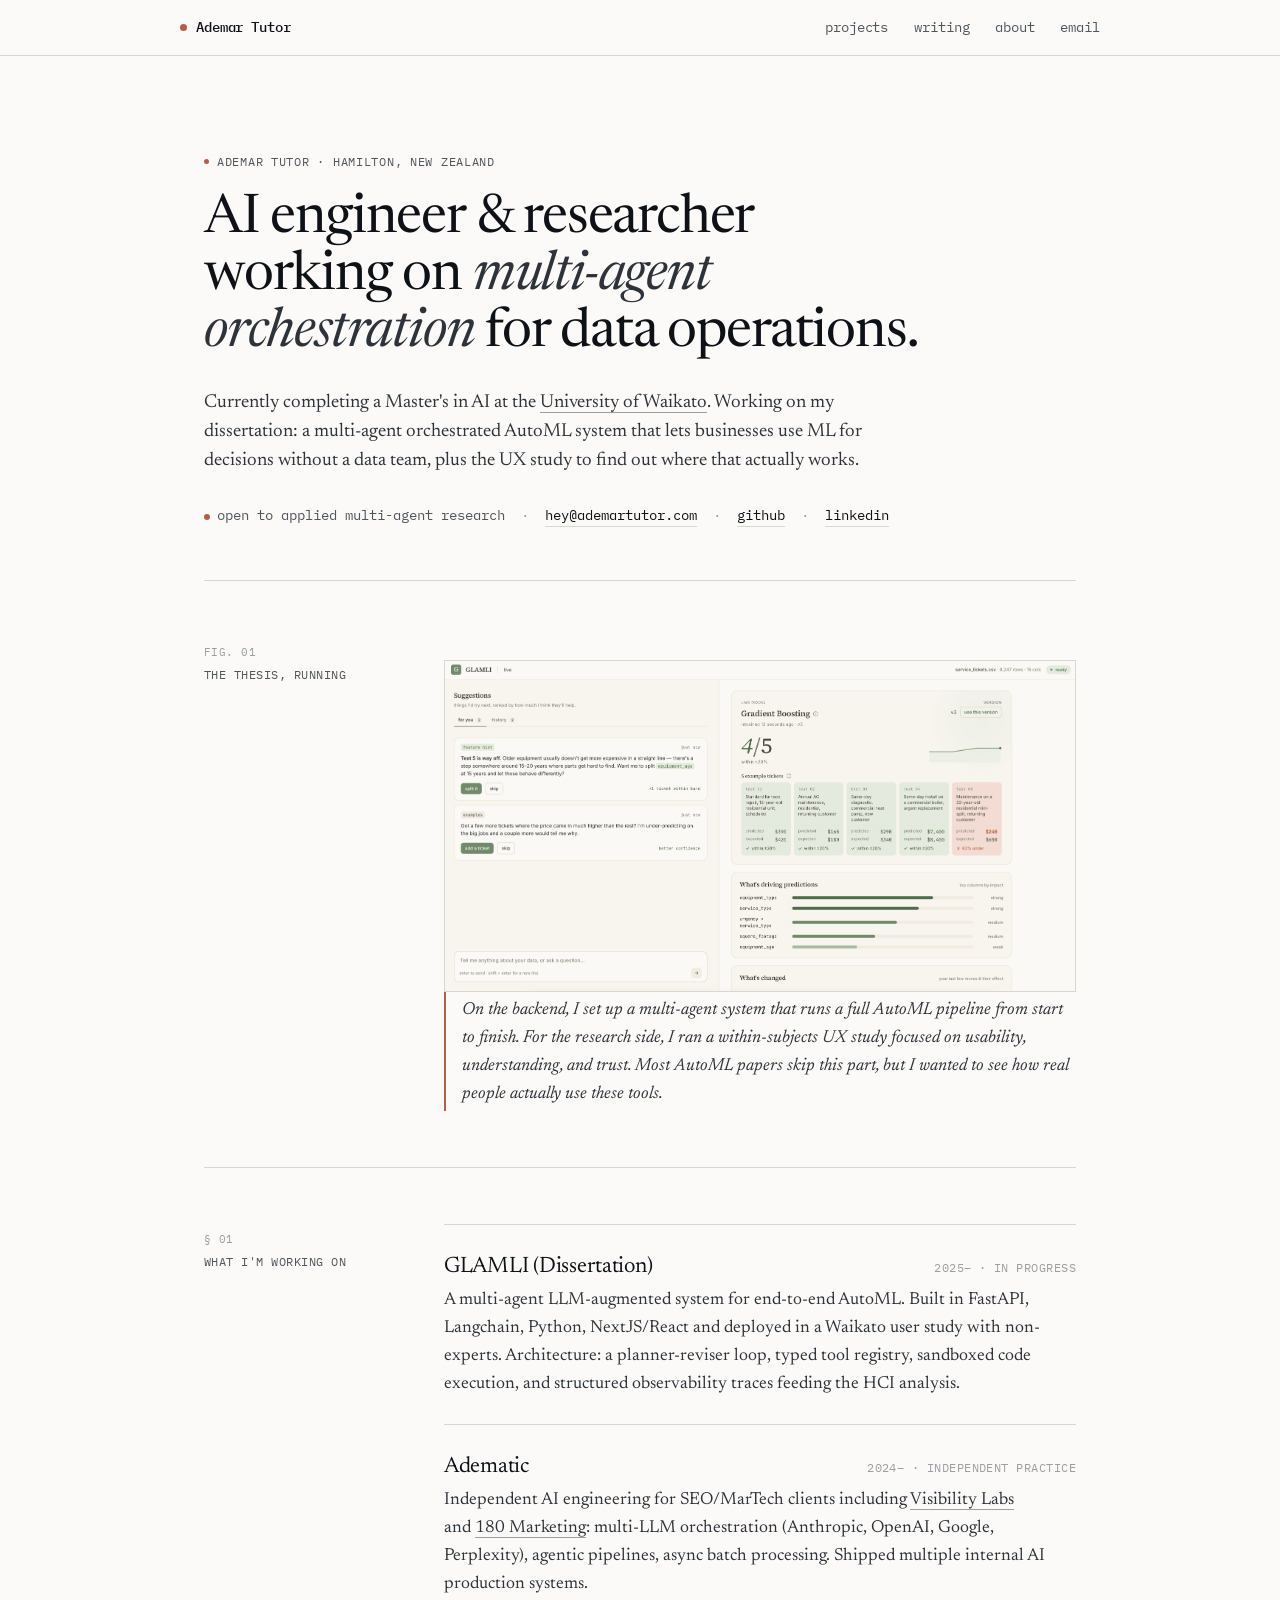
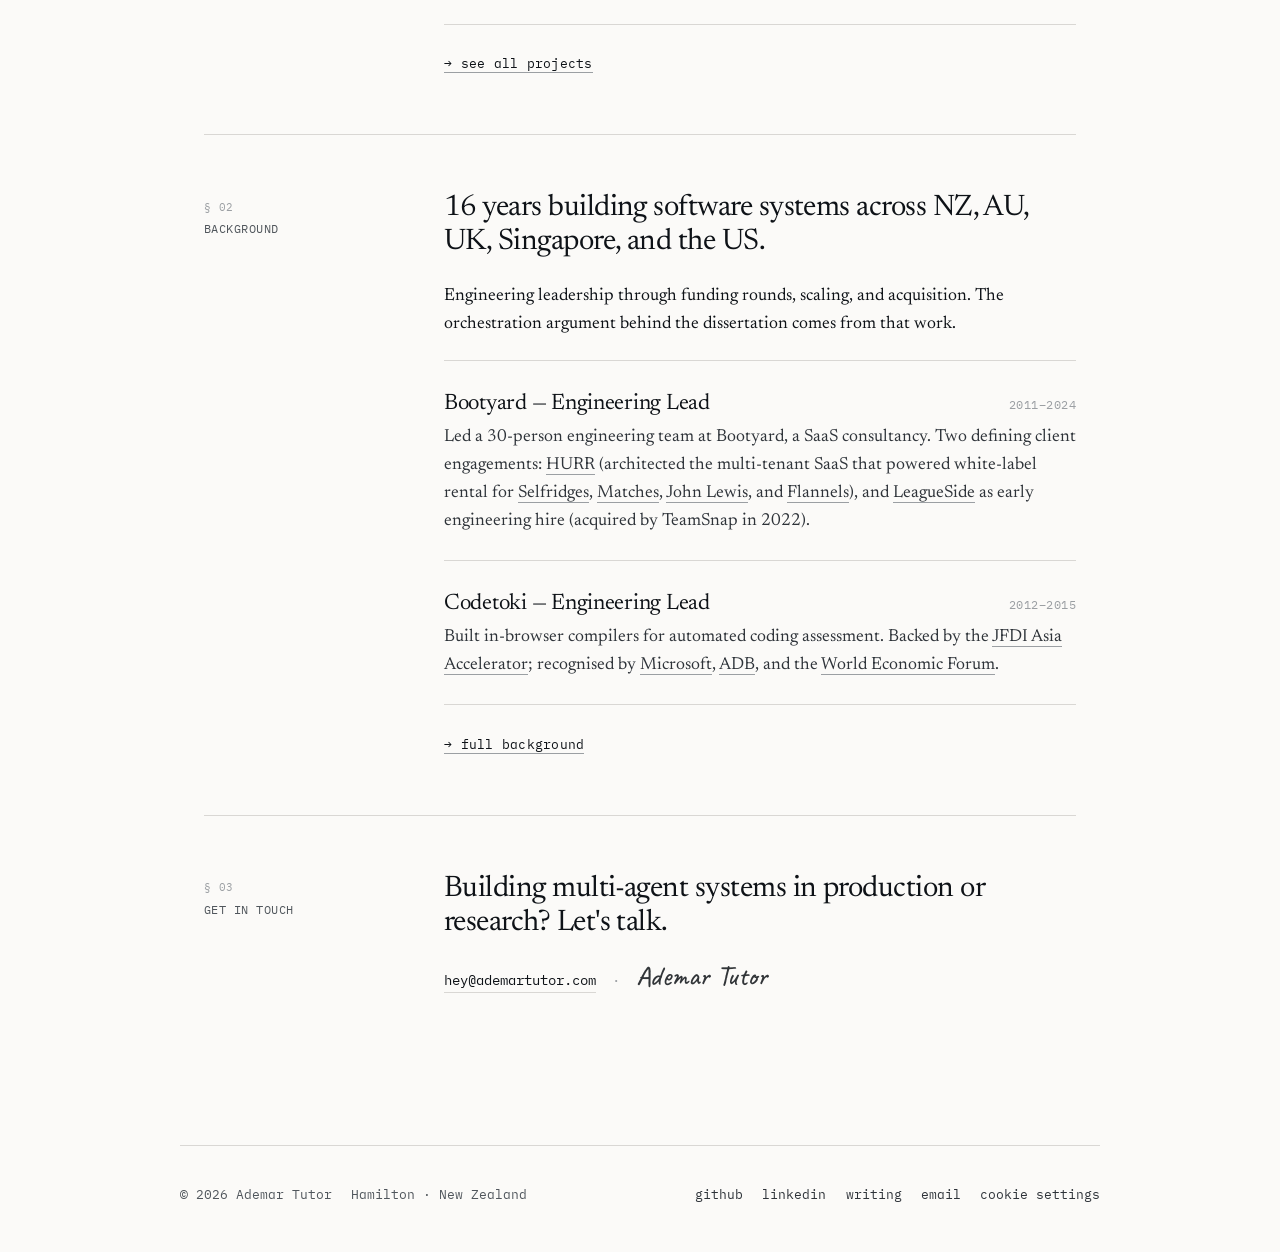
<file: index.html>
<!doctype html>
<html lang="en">
    <head>
        <meta charset="utf-8" />
        <meta name="viewport" content="width=device-width, initial-scale=1" />
        <title>Ademar Tutor — AI engineer & researcher</title>
        <meta
            name="description"
            content="Ademar Tutor is an AI engineer and researcher in Hamilton, New Zealand, building multi-agent orchestration systems for data operations. Master's in AI at Waikato."
        />
        <link rel="canonical" href="https://www.ademartutor.com/" />

        <link rel="icon" href="/favicon.ico" sizes="any" />
        <link rel="icon" type="image/svg+xml" href="/icon.svg" />
        <link rel="apple-touch-icon" href="/apple-touch-icon.png" />
        <link rel="manifest" href="/site.webmanifest" />

        <meta property="og:type" content="website" />
        <meta property="og:site_name" content="Ademar Tutor" />
        <meta property="og:title" content="Ademar Tutor — AI engineer & researcher" />
        <meta property="og:description" content="AI engineer and researcher in Hamilton, New Zealand, building multi-agent orchestration systems for data operations. Master's in AI at Waikato." />
        <meta property="og:url" content="https://www.ademartutor.com/" />
        <meta property="og:image" content="https://www.ademartutor.com/assets/og-home.png" />
        <meta property="og:image:width" content="1200" />
        <meta property="og:image:height" content="630" />
        <meta property="og:image:alt" content="Ademar Tutor — AI engineer & researcher, working on multi-agent orchestration." />
        <meta property="og:locale" content="en_NZ" />

        <meta name="twitter:card" content="summary_large_image" />
        <meta name="twitter:title" content="Ademar Tutor — AI engineer & researcher" />
        <meta name="twitter:description" content="Multi-agent orchestration for data operations. Hamilton, New Zealand." />
        <meta name="twitter:image" content="https://www.ademartutor.com/assets/og-home.png" />
        <meta name="twitter:image:alt" content="Ademar Tutor — AI engineer & researcher." />

        <script type="application/ld+json">
        {
          "@context": "https://schema.org",
          "@graph": [
            {
              "@type": "Person",
              "@id": "https://www.ademartutor.com/#person",
              "name": "Ademar Tutor",
              "url": "https://www.ademartutor.com/",
              "jobTitle": "AI engineer and researcher",
              "description": "AI engineer and researcher working on multi-agent orchestration for data operations.",
              "knowsAbout": [
                "Multi-agent systems",
                "Multi-agent orchestration",
                "AutoML",
                "Large language models",
                "AI engineering",
                "Machine learning",
                "Human-computer interaction",
                "Software engineering"
              ],
              "homeLocation": {
                "@type": "Place",
                "address": {
                  "@type": "PostalAddress",
                  "addressLocality": "Hamilton",
                  "addressRegion": "Waikato",
                  "addressCountry": "NZ"
                }
              },
              "alumniOf": {
                "@type": "CollegeOrUniversity",
                "name": "University of Waikato",
                "url": "https://www.waikato.ac.nz/",
                "sameAs": "https://en.wikipedia.org/wiki/University_of_Waikato"
              },
              "worksFor": { "@id": "https://www.ademartutor.com/#adematic" },
              "sameAs": [
                "https://github.com/iamademar",
                "https://nz.linkedin.com/in/ademar-tutor-0a95972a"
              ]
            },
            {
              "@type": "Organization",
              "@id": "https://www.ademartutor.com/#adematic",
              "name": "Adematic",
              "url": "https://www.ademartutor.com/",
              "founder": { "@id": "https://www.ademartutor.com/#person" },
              "description": "Independent AI engineering practice focused on multi-agent orchestration, multi-LLM pipelines, and agentic systems for SEO/MarTech clients."
            },
            {
              "@type": "WebSite",
              "@id": "https://www.ademartutor.com/#website",
              "url": "https://www.ademartutor.com/",
              "name": "Ademar Tutor",
              "publisher": { "@id": "https://www.ademartutor.com/#person" },
              "inLanguage": "en"
            },
            {
              "@type": "WebPage",
              "@id": "https://www.ademartutor.com/#webpage",
              "url": "https://www.ademartutor.com/",
              "name": "Ademar Tutor — AI engineer & researcher",
              "isPartOf": { "@id": "https://www.ademartutor.com/#website" },
              "about": { "@id": "https://www.ademartutor.com/#person" },
              "primaryImageOfPage": "https://www.ademartutor.com/assets/glamli-ui.png"
            }
          ]
        }
        </script>
        <link rel="preconnect" href="https://fonts.googleapis.com" />
        <link rel="preconnect" href="https://fonts.gstatic.com" crossorigin />
        <link
            rel="stylesheet"
            href="https://fonts.googleapis.com/css2?family=Newsreader:ital,opsz,wght@0,6..72,400;0,6..72,500;0,6..72,600;1,6..72,400&family=IBM+Plex+Mono:wght@400;500&family=Inter:wght@400;500;600&family=Caveat:wght@500&display=swap"
        />
        <link rel="stylesheet" href="styles.css" />
        <link rel="preconnect" href="https://www.googletagmanager.com" crossorigin />
    </head>
    <body data-screen-label="01 Home">
        <nav class="nav" aria-label="Primary">
            <div class="shell nav-inner">
                <a class="nav-name" href="/" aria-label="Ademar Tutor — home" data-page="home">
                    <span class="sigil" aria-hidden="true"></span>
                    <span>Ademar Tutor</span>
                </a>
                <div class="nav-links">
                    <a href="/projects" data-page="projects">projects</a>
                    <a href="https://blog.ademartutor.com" target="_blank" rel="noopener">writing</a>
                    <a href="/about" data-page="about">about</a>
                    <a href="mailto:hey@ademartutor.com">email</a>
                </div>
            </div>
        </nav>

        <a class="skip-link" href="#main">Skip to content</a>
        <main class="shell" id="main">
            <header class="page-head">
                <p class="eyebrow">
                    <span class="dot" aria-hidden="true"></span>Ademar Tutor ·
                    Hamilton, New Zealand
                </p>

                <h1 class="display" data-hero-text>
                    AI engineer &amp; researcher working on
                    <em>multi-agent orchestration</em> for data operations.
                </h1>

                <p class="lede">
                    Currently completing a Master's in AI at the
                    <a
                        href="https://www.youtube.com/watch?v=XhiBw_qB5EM&t=1s"
                        target="_blank"
                        rel="noopener noreferrer"
                        data-video="XhiBw_qB5EM"
                        data-video-si="L6Goty2riRh4xT0-"
                        >University of Waikato</a
                    >. Working on my dissertation: a multi-agent orchestrated
                    AutoML system that lets businesses use ML for decisions
                    without a data team, plus the UX study to find out where
                    that actually works.
                </p>

                <div class="contact" style="margin-top: 1.8rem">
                    <span
                        ><span class="live-dot" aria-hidden="true"></span>open
                        to applied multi-agent research</span
                    >
                    <span class="sep">·</span>
                    <a href="mailto:hey@ademartutor.com">hey@ademartutor.com</a>
                    <span class="sep">·</span>
                    <a
                        href="https://github.com/iamademar"
                        target="_blank"
                        rel="noopener"
                        >github</a
                    >
                    <span class="sep">·</span>
                    <a
                        href="https://nz.linkedin.com/in/ademar-tutor-0a95972a"
                        target="_blank"
                        rel="noopener"
                        >linkedin</a
                    >
                </div>
            </header>

            <!-- System UI (only shows when hero=ascii) -->
            <section class="section" data-only-hero="ascii">
                <div class="rail">
                    <div class="rail-label">
                        <span class="num">fig. 01</span>the thesis, running
                    </div>
                    <div class="rail-body">
                        <img
                            src="assets/glamli-ui.png"
                            alt="GLAMLI interface: a multi-agent ML system with live model panel, suggestions, and prediction drivers."
                            class="figure-img"
                            width="3414"
                            height="1792"
                            decoding="async"
                            fetchpriority="high"
                        />
                        <p class="callout">
                            On the backend, I set up a multi-agent system that
                            runs a full AutoML pipeline from start to finish.
                            For the research side, I ran a within-subjects UX
                            study focused on usability, understanding, and
                            trust. Most AutoML papers skip this part, but I
                            wanted to see how real people actually use these
                            tools.
                        </p>
                    </div>
                </div>
            </section>

            <!-- What I'm working on -->
            <section class="section">
                <div class="rail">
                    <div class="rail-label">
                        <span class="num">§ 01</span>what I'm working on
                    </div>
                    <div class="rail-body">
                        <ul class="proj-list">
                            <li class="proj-row">
                                <div class="proj-head">
                                    <h3 class="proj-title">
                                        GLAMLI (Dissertation)
                                        <span class="arrow" aria-hidden="true"
                                            >→</span
                                        >
                                    </h3>
                                    <span class="proj-meta"
                                        >2025– · in progress</span
                                    >
                                </div>
                                <p class="proj-summary">
                                    A multi-agent LLM-augmented system for
                                    end-to-end AutoML. Built in FastAPI,
                                    Langchain, Python, NextJS/React and deployed
                                    in a Waikato user study with non-experts.
                                    Architecture: a planner-reviser loop, typed
                                    tool registry, sandboxed code execution, and
                                    structured observability traces feeding the
                                    HCI analysis.
                                </p>
                            </li>
                            <li class="proj-row">
                                <div class="proj-head">
                                    <h3 class="proj-title">
                                        Adematic
                                        <span class="arrow" aria-hidden="true"
                                            >→</span
                                        >
                                    </h3>
                                    <span class="proj-meta"
                                        >2024– · independent practice</span
                                    >
                                </div>
                                <p class="proj-summary">
                                    Independent AI engineering for SEO/MarTech
                                    clients including
                                    <a
                                        href="https://visibilitylabs.ai/"
                                        target="_blank"
                                        >Visibility Labs</a
                                    >
                                    and
                                    <a
                                        href="https://180marketing.com/"
                                        target="_blank"
                                        rel="noopener"
                                        >180 Marketing</a
                                    >: multi-LLM orchestration (Anthropic,
                                    OpenAI, Google, Perplexity), agentic
                                    pipelines, async batch processing. Shipped
                                    multiple internal AI production systems.
                                </p>
                            </li>
                        </ul>

                        <p style="margin-top: 1.6rem">
                            <a
                                href="/projects"
                                class="mono"
                                style="font-size: 13px; letter-spacing: 0.02em"
                            >
                                → see all projects
                            </a>
                        </p>
                    </div>
                </div>
            </section>

            <!-- Background -->
            <section class="section">
                <div class="rail">
                    <div class="rail-label">
                        <span class="num">§ 02</span>background
                    </div>
                    <div class="rail-body">
                        <h2 class="section-h">
                            <span data-years-since="2010">15</span> years
                            building software systems across NZ, AU, UK,
                            Singapore, and the US.
                        </h2>
                        <p>
                            Engineering leadership through funding rounds,
                            scaling, and acquisition. The orchestration argument
                            behind the dissertation comes from that work.
                        </p>

                        <ul class="proj-list" style="margin-top: 1.4rem">
                            <li class="proj-row">
                                <div class="proj-head">
                                    <h3 class="proj-title">
                                        Bootyard — Engineering Lead
                                        <span class="arrow" aria-hidden="true"
                                            >→</span
                                        >
                                    </h3>
                                    <span class="proj-meta">2011–2024</span>
                                </div>
                                <p class="proj-summary">
                                    Led a 30-person engineering team at
                                    Bootyard, a SaaS consultancy. Two defining
                                    client engagements:
                                    <a
                                        href="https://hurrcollective.com/"
                                        target="_blank"
                                        rel="noopener noreferrer"
                                        >HURR</a
                                    >
                                    (architected the multi-tenant SaaS that
                                    powered white-label rental for
                                    <a
                                        href="https://selfridgespress.com/2020/08/17/selfridges-launches-first-ever-fashion-rental-collection-through-rental-partner-hurr/"
                                        target="_blank"
                                        rel="noopener noreferrer"
                                        >Selfridges</a
                                    >,
                                    <a
                                        href="https://www.voguebusiness.com/sustainability/matchesfashion-joins-hurr-rental-revolution-but-is-it-really-sustainable-selfridges-flannels"
                                        target="_blank"
                                        rel="noopener noreferrer"
                                        >Matches</a
                                    >,
                                    <a
                                        href="https://johnlewisfashionrental.com/"
                                        target="_blank"
                                        rel="noopener noreferrer"
                                        >John Lewis</a
                                    >, and
                                    <a
                                        href="https://flannelsrental.com/"
                                        target="_blank"
                                        rel="noopener noreferrer"
                                        >Flannels</a
                                    >), and
                                    <a
                                        href="https://www.teamsnap.com/leagueside-acquired"
                                        target="_blank"
                                        rel="noopener noreferrer"
                                        >LeagueSide</a
                                    >
                                    as early engineering hire (acquired by
                                    TeamSnap in 2022).
                                </p>
                            </li>
                            <li class="proj-row">
                                <div class="proj-head">
                                    <h3 class="proj-title">
                                        Codetoki — Engineering Lead
                                        <span class="arrow" aria-hidden="true"
                                            >→</span
                                        >
                                    </h3>
                                    <span class="proj-meta">2012–2015</span>
                                </div>
                                <p class="proj-summary">
                                    Built in-browser compilers for automated
                                    coding assessment. Backed by the
                                    <a
                                        href="https://www.jfdi.asia/portfolio/codetoki/"
                                        target="_blank"
                                        rel="noopener noreferrer"
                                        >JFDI Asia Accelerator</a
                                    >; recognised by
                                    <a
                                        href="https://www.adb.org/news/apps-asia-winners-featured-adb-annual-meeting"
                                        target="_blank"
                                        rel="noopener noreferrer"
                                        >Microsoft</a
                                    >,
                                    <a
                                        href="https://www.adb.org/features/ict-and-skills-development-asia-and-pacific-12-things-know"
                                        target="_blank"
                                        rel="noopener noreferrer"
                                        >ADB</a
                                    >, and the
                                    <a
                                        href="https://www.teamasia.com/cebu-graduates-develop-gamified-platform-codetoki-build-rewarding-careers/"
                                        target="_blank"
                                        rel="noopener noreferrer"
                                        >World Economic Forum</a
                                    >.
                                </p>
                            </li>
                        </ul>

                        <p style="margin-top: 1.6rem">
                            <a
                                href="/about"
                                class="mono"
                                style="font-size: 13px; letter-spacing: 0.02em"
                            >
                                → full background
                            </a>
                        </p>
                    </div>
                </div>
            </section>

            <!-- Get in touch -->
            <section class="section">
                <div class="rail">
                    <div class="rail-label">
                        <span class="num">§ 03</span>get in touch
                    </div>
                    <div class="rail-body">
                        <h2 class="section-h">
                            Building multi-agent systems in production or
                            research? Let's talk.
                        </h2>
                        <div class="contact" style="margin-top: 1.2rem">
                            <a href="mailto:hey@ademartutor.com"
                                >hey@ademartutor.com</a
                            >
                            <span class="sep">·</span>
                            <span
                                class="sig"
                                aria-label="Ademar Tutor signature"
                                >Ademar Tutor</span
                            >
                        </div>
                    </div>
                </div>
            </section>
        </main>

        <footer class="footer shell" role="contentinfo">
            <div class="left">
                <span>© 2026 Ademar Tutor</span>
                <span>Hamilton · New Zealand</span>
            </div>
            <div class="left">
                <a href="https://github.com/iamademar" target="_blank" rel="noopener">github</a>
                <a href="https://nz.linkedin.com/in/ademar-tutor-0a95972a" target="_blank" rel="noopener">linkedin</a>
                <a href="https://blog.ademartutor.com" target="_blank" rel="noopener">writing</a>
                <a href="mailto:hey@ademartutor.com">email</a>
                <a href="#" data-cookie-settings>cookie settings</a>
            </div>
        </footer>

        <div
            id="video-modal"
            class="video-modal"
            hidden
            aria-hidden="true"
            role="dialog"
            aria-modal="true"
            aria-label="Embedded video"
        >
            <div class="video-modal__backdrop" data-video-close></div>
            <div class="video-modal__frame">
                <button
                    type="button"
                    class="video-modal__close"
                    data-video-close
                    aria-label="Close video"
                >
                    ×
                </button>
                <div class="video-modal__player" id="video-modal-player"></div>
            </div>
        </div>

        <script src="chrome.js"></script>
        <script src="analytics.js" defer></script>
        <script>
            (function () {
                const modal = document.getElementById("video-modal");
                const player = document.getElementById("video-modal-player");
                if (!modal || !player) return;

                let lastFocus = null;

                function open(videoId, start, si) {
                    lastFocus = document.activeElement;
                    const params = new URLSearchParams();
                    if (si) params.set("si", si);
                    params.set("autoplay", "1");
                    params.set("rel", "0");
                    params.set("playsinline", "1");
                    const startNum = parseInt(start, 10);
                    if (!isNaN(startNum) && startNum > 0)
                        params.set("start", String(startNum));
                    const src =
                        "https://www.youtube.com/embed/" +
                        encodeURIComponent(videoId) +
                        "?" +
                        params.toString();
                    player.innerHTML =
                        '<iframe src="' +
                        src +
                        '" title="YouTube video player" frameborder="0" ' +
                        'allow="accelerometer; autoplay; clipboard-write; encrypted-media; gyroscope; picture-in-picture; web-share" ' +
                        'referrerpolicy="strict-origin-when-cross-origin" allowfullscreen></iframe>';
                    modal.hidden = false;
                    modal.setAttribute("aria-hidden", "false");
                    document.body.classList.add("video-modal-open");
                    const closeBtn = modal.querySelector(".video-modal__close");
                    if (closeBtn) closeBtn.focus();
                }

                function close() {
                    modal.hidden = true;
                    modal.setAttribute("aria-hidden", "true");
                    player.innerHTML = "";
                    document.body.classList.remove("video-modal-open");
                    if (lastFocus && typeof lastFocus.focus === "function")
                        lastFocus.focus();
                }

                document.addEventListener("click", function (e) {
                    const trigger = e.target.closest("a[data-video]");
                    if (trigger) {
                        e.preventDefault();
                        open(
                            trigger.dataset.video,
                            trigger.dataset.videoStart,
                            trigger.dataset.videoSi,
                        );
                        return;
                    }
                    if (e.target.closest("[data-video-close]")) {
                        e.preventDefault();
                        close();
                    }
                });

                document.addEventListener("keydown", function (e) {
                    if (e.key === "Escape" && !modal.hidden) close();
                });
            })();
        </script>
    </body>
</html>
</file>
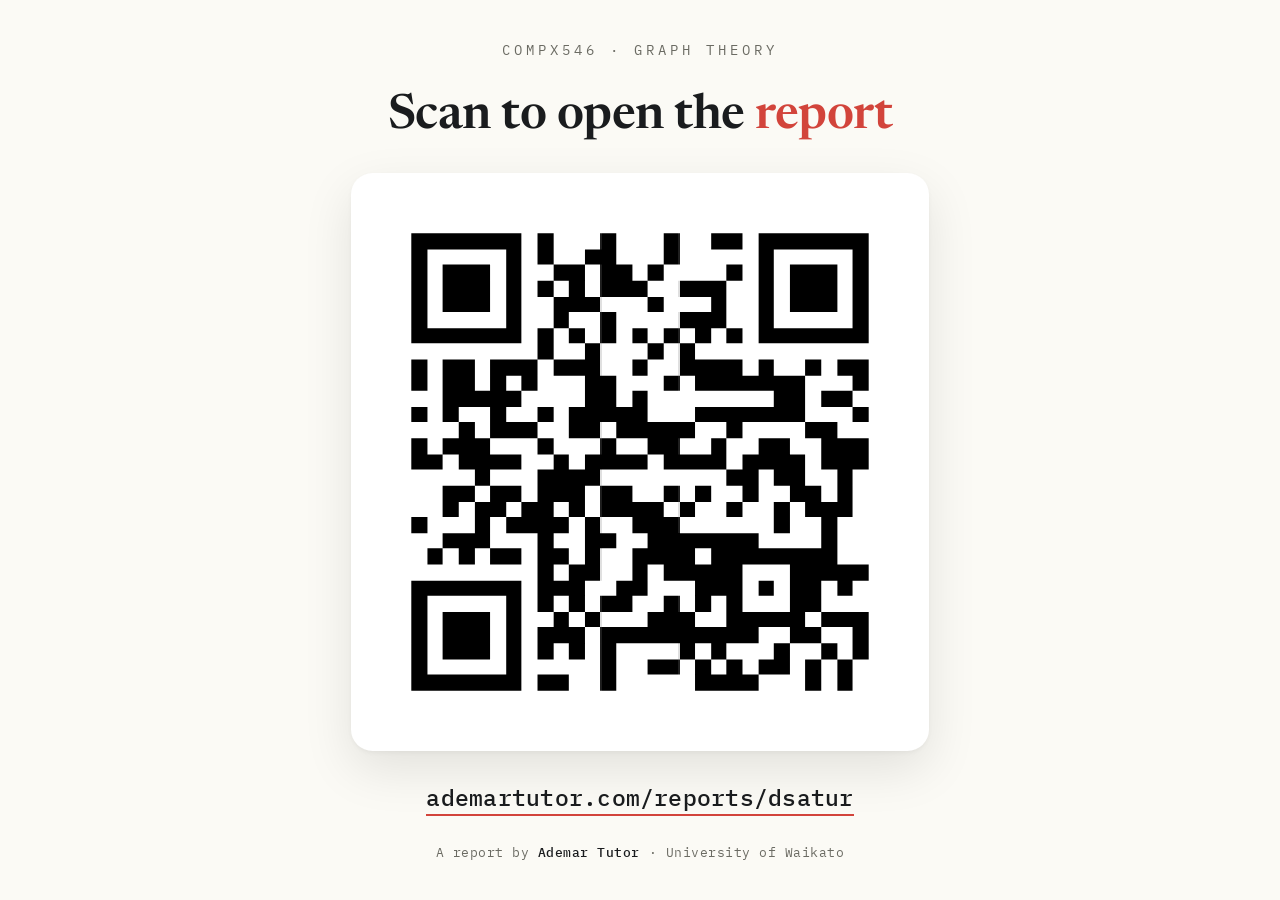
<file: link/dsatur/index.html>
<!doctype html>
<html lang="en">
<head>
    <meta charset="utf-8" />
    <meta name="viewport" content="width=device-width, initial-scale=1" />
    <title>Scan to open · Exam Timetabling report</title>
    <meta name="description" content="Scan the QR code to open the interactive report — Exam Timetabling as a Graph Colouring Problem (DSATUR vs CP-SAT)." />
    <meta name="robots" content="noindex" />

    <link rel="icon" href="/favicon.ico" sizes="any" />
    <link rel="icon" type="image/svg+xml" href="/icon.svg" />
    <link rel="apple-touch-icon" href="/apple-touch-icon.png" />
    <link rel="manifest" href="/site.webmanifest" />

    <link rel="preconnect" href="https://fonts.googleapis.com" />
    <link rel="preconnect" href="https://fonts.gstatic.com" crossorigin />
    <link
        rel="stylesheet"
        href="https://fonts.googleapis.com/css2?family=Newsreader:opsz,wght@6..72,500;6..72,600&family=IBM+Plex+Mono:wght@400;500&family=Inter:wght@400;500;600&display=swap"
    />

    <style>
        * { margin: 0; padding: 0; box-sizing: border-box; }
        :root {
            --paper: #fbfaf5;
            --ink: #1a1c1e;
            --ink-mute: #6b6b63;
            --accent: #d2443b;
            --f-serif: "Newsreader", Georgia, serif;
            --f-mono: "IBM Plex Mono", ui-monospace, monospace;
            --f-sans: "Inter", -apple-system, BlinkMacSystemFont, sans-serif;
        }
        html, body { height: 100%; }
        body {
            background: var(--paper);
            color: var(--ink);
            font-family: var(--f-sans);
            min-height: 100vh;
            min-height: 100dvh;
            display: flex;
            align-items: center;
            justify-content: center;
            padding: 5vmin;
            -webkit-font-smoothing: antialiased;
            text-rendering: optimizeLegibility;
        }
        .stage {
            display: flex;
            flex-direction: column;
            align-items: center;
            text-align: center;
            gap: clamp(20px, 3.5vmin, 44px);
        }
        .eyebrow {
            font-family: var(--f-mono);
            font-size: clamp(12px, 1.6vmin, 16px);
            letter-spacing: 0.28em;
            text-transform: uppercase;
            color: var(--ink-mute);
        }
        h1 {
            font-family: var(--f-serif);
            font-weight: 600;
            font-size: clamp(30px, 5.4vmin, 64px);
            line-height: 1.05;
            letter-spacing: -0.01em;
        }
        h1 .accent { color: var(--accent); }
        .card {
            background: #fff;
            border-radius: clamp(16px, 2.4vmin, 28px);
            padding: clamp(20px, 3.2vmin, 40px);
            box-shadow: 0 2px 4px rgba(0,0,0,0.04), 0 18px 50px rgba(0,0,0,0.10);
        }
        .card img {
            display: block;
            width: min(62vmin, 520px);
            height: auto;
            image-rendering: pixelated;        /* crisp QR when scaled up on a projector */
            image-rendering: crisp-edges;
        }
        .url {
            font-family: var(--f-mono);
            font-size: clamp(16px, 2.6vmin, 30px);
            font-weight: 500;
            letter-spacing: 0.01em;
        }
        .url a {
            color: var(--ink);
            text-decoration: none;
            border-bottom: 2px solid var(--accent);
            padding-bottom: 2px;
        }
        .url a:hover { color: var(--accent); }
        .foot {
            font-family: var(--f-mono);
            font-size: clamp(11px, 1.4vmin, 15px);
            letter-spacing: 0.04em;
            color: var(--ink-mute);
        }
        .foot b { color: var(--ink); font-weight: 500; }
    </style>
</head>
<body>
    <main class="stage">
        <p class="eyebrow">COMPX546 · Graph Theory</p>
        <h1>Scan to open the <span class="accent">report</span></h1>

        <div class="card">
            <img
                src="[data-uri]"
                alt="QR code linking to ademartutor.com/reports/dsatur"
                width="500" height="500"
            />
        </div>

        <p class="url">
            <a href="https://www.ademartutor.com/reports/dsatur">ademartutor.com/reports/dsatur</a>
        </p>

        <p class="foot">A report by <b>Ademar Tutor</b> · University of Waikato</p>
    </main>
</body>
</html>
</file>
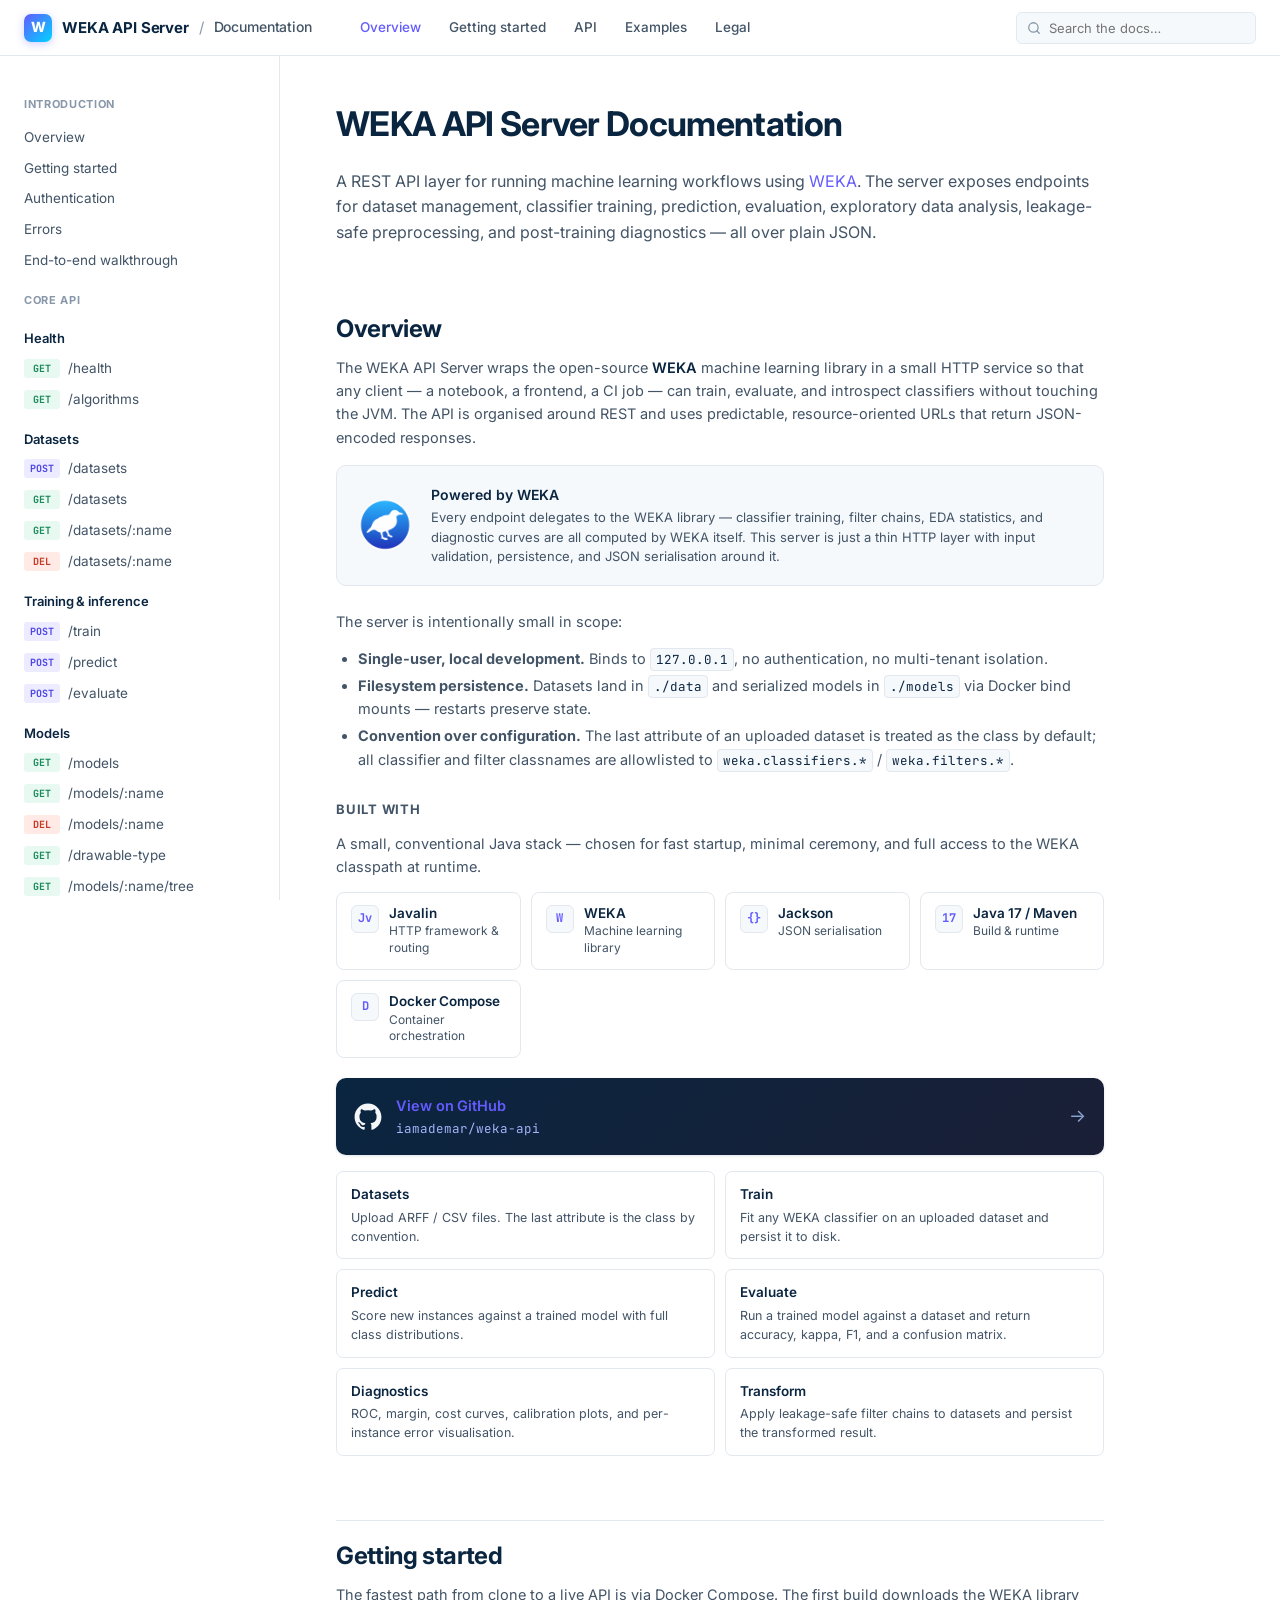
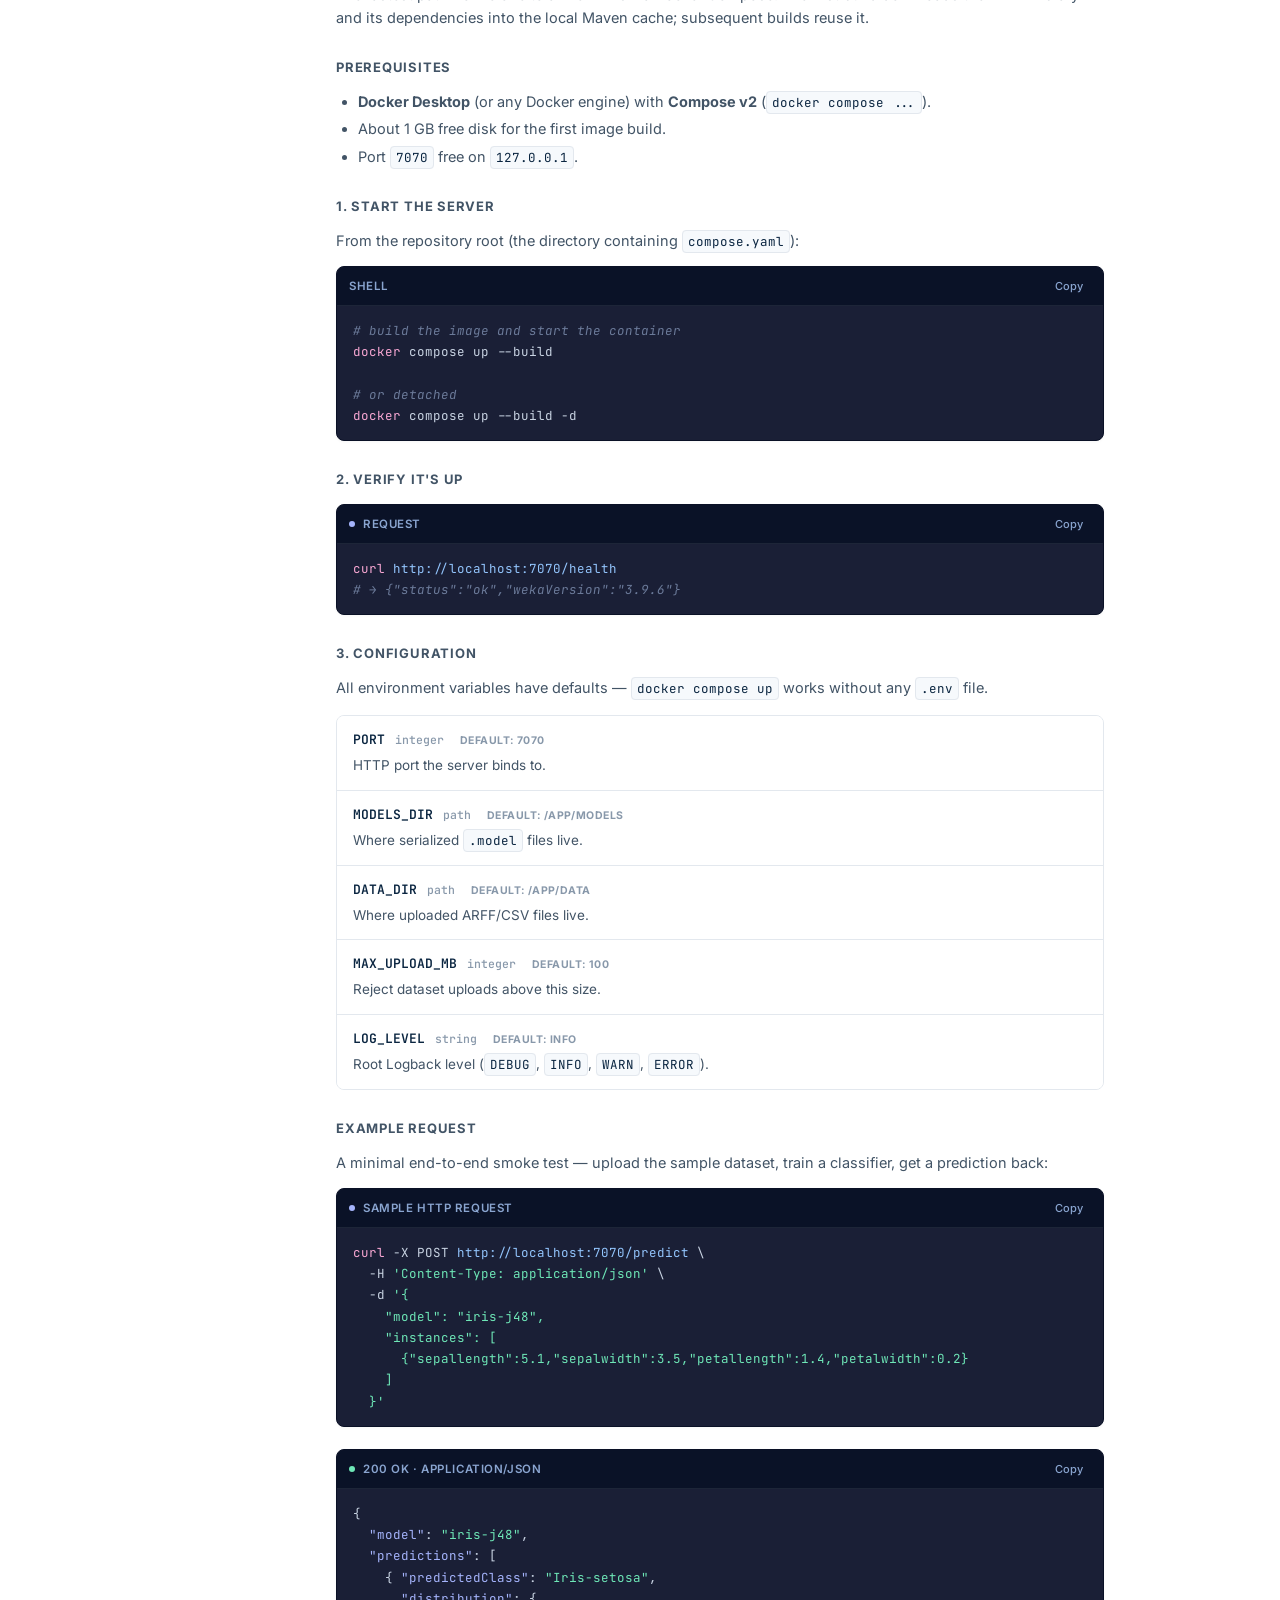
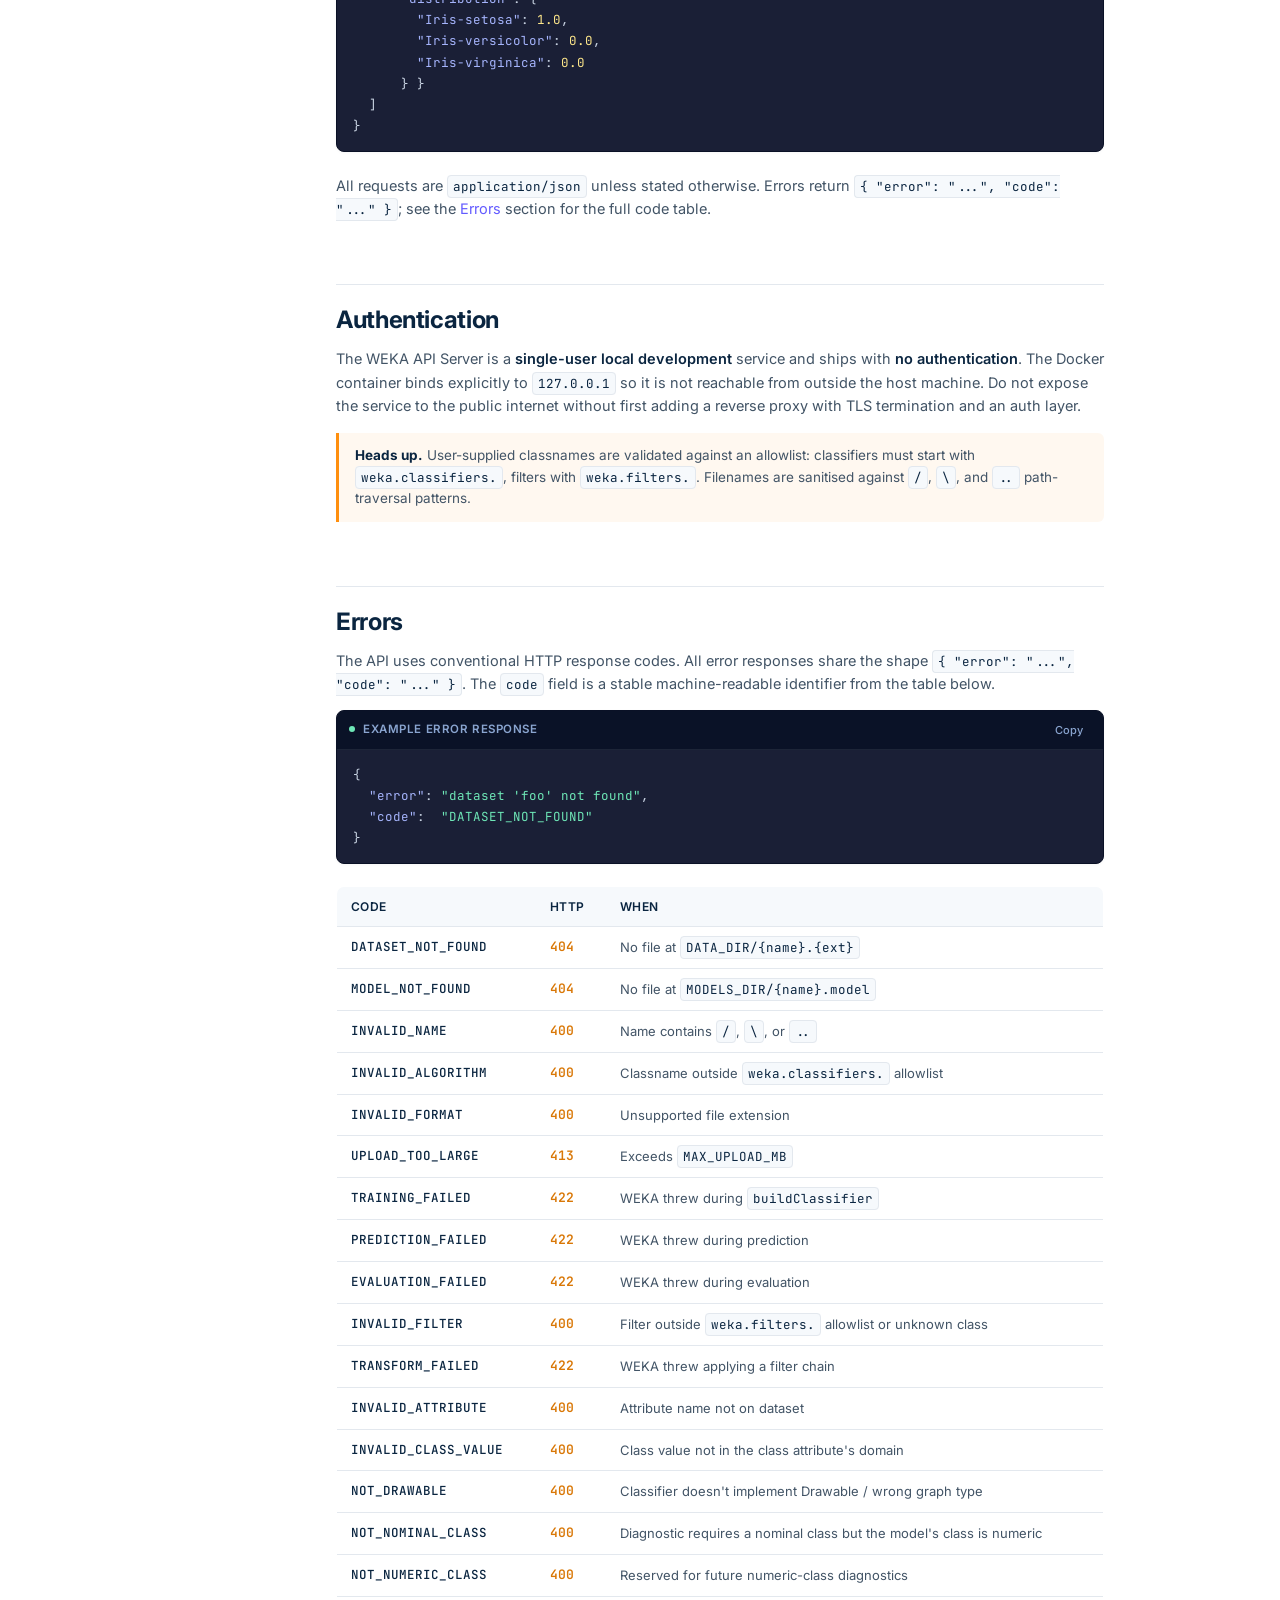
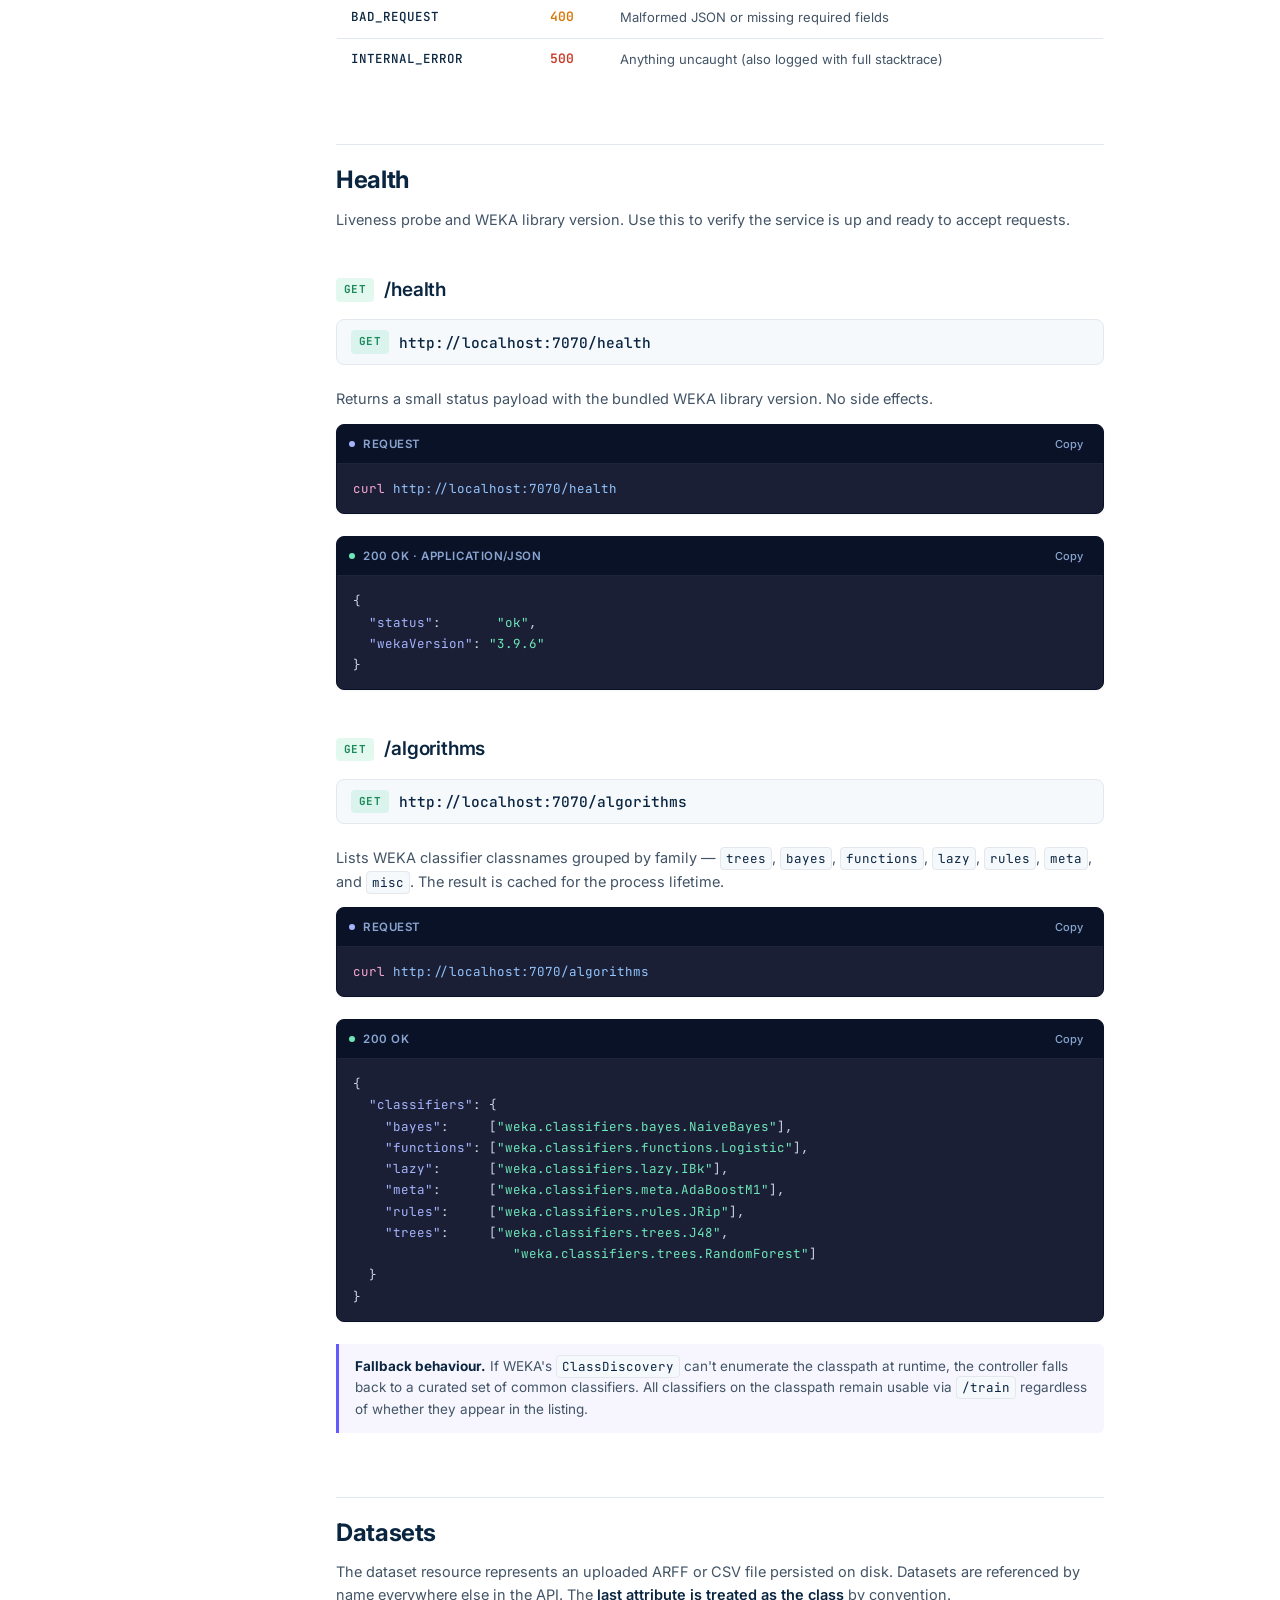
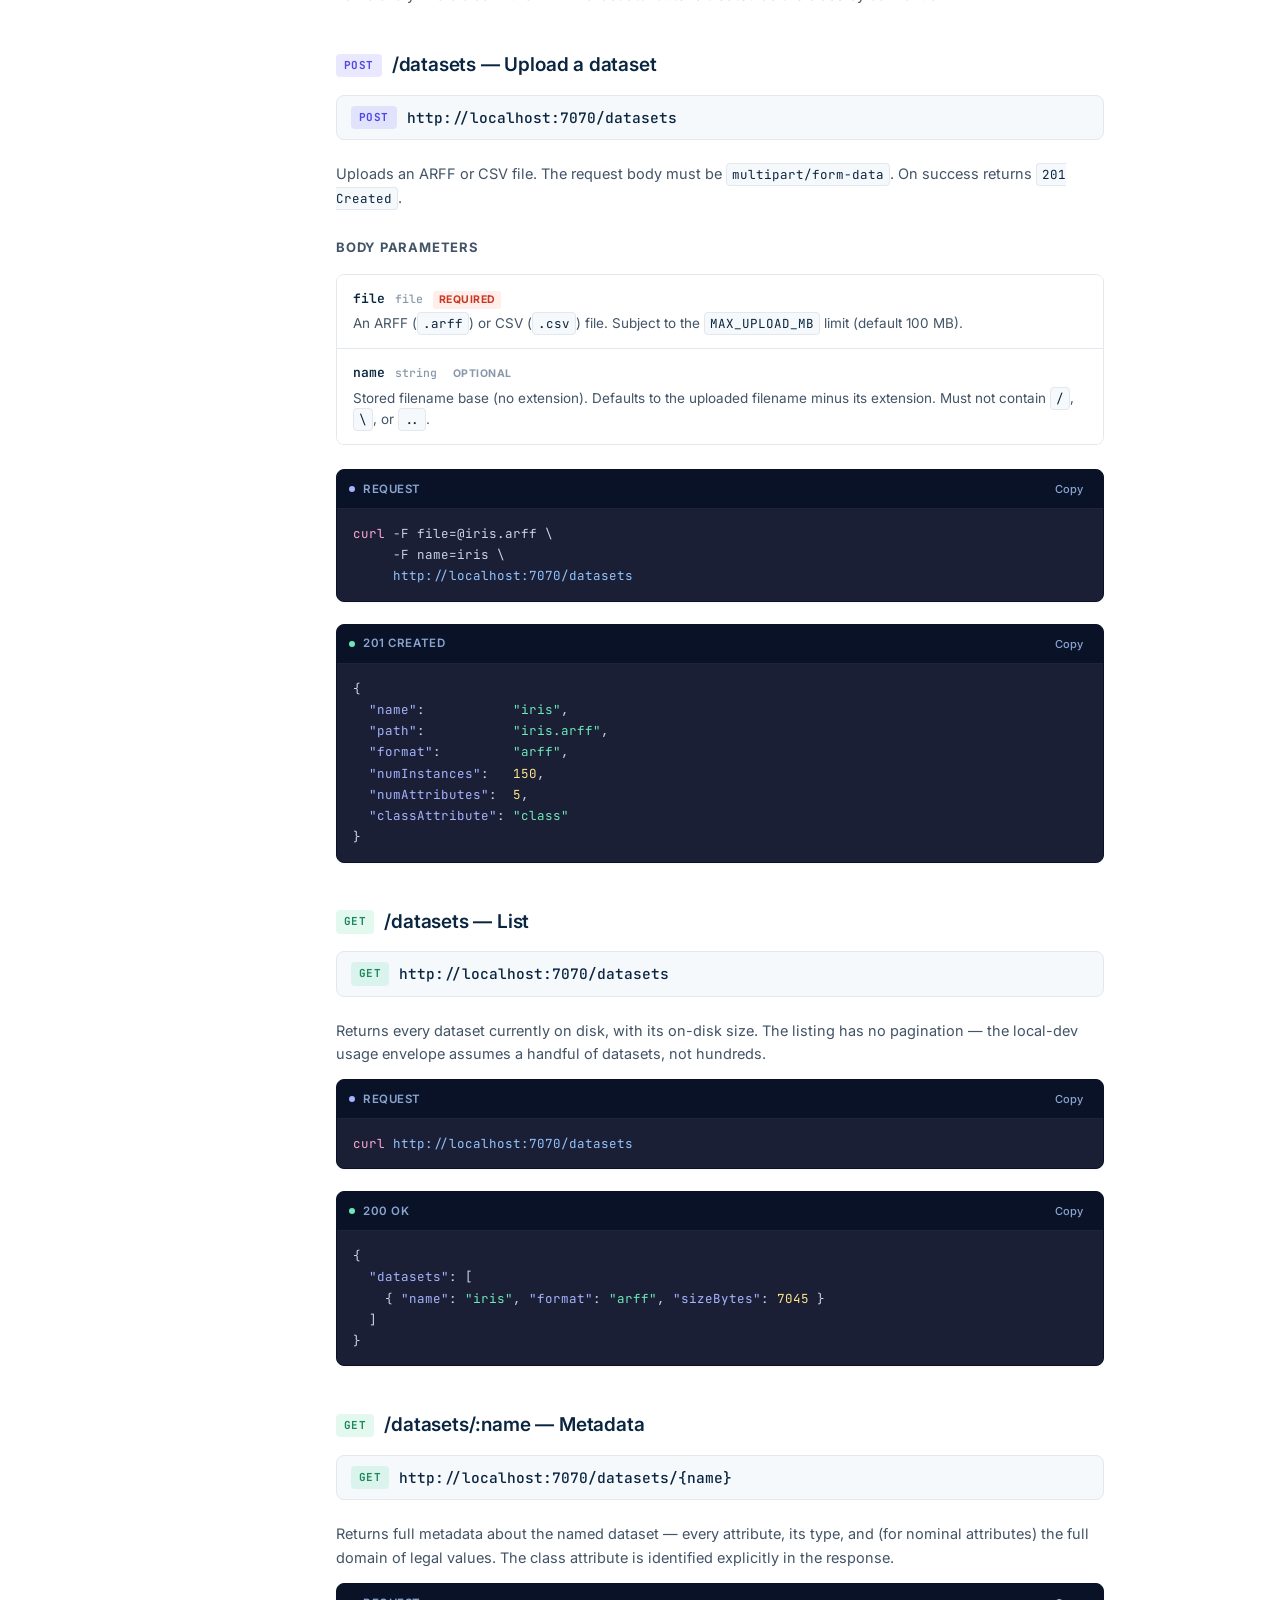
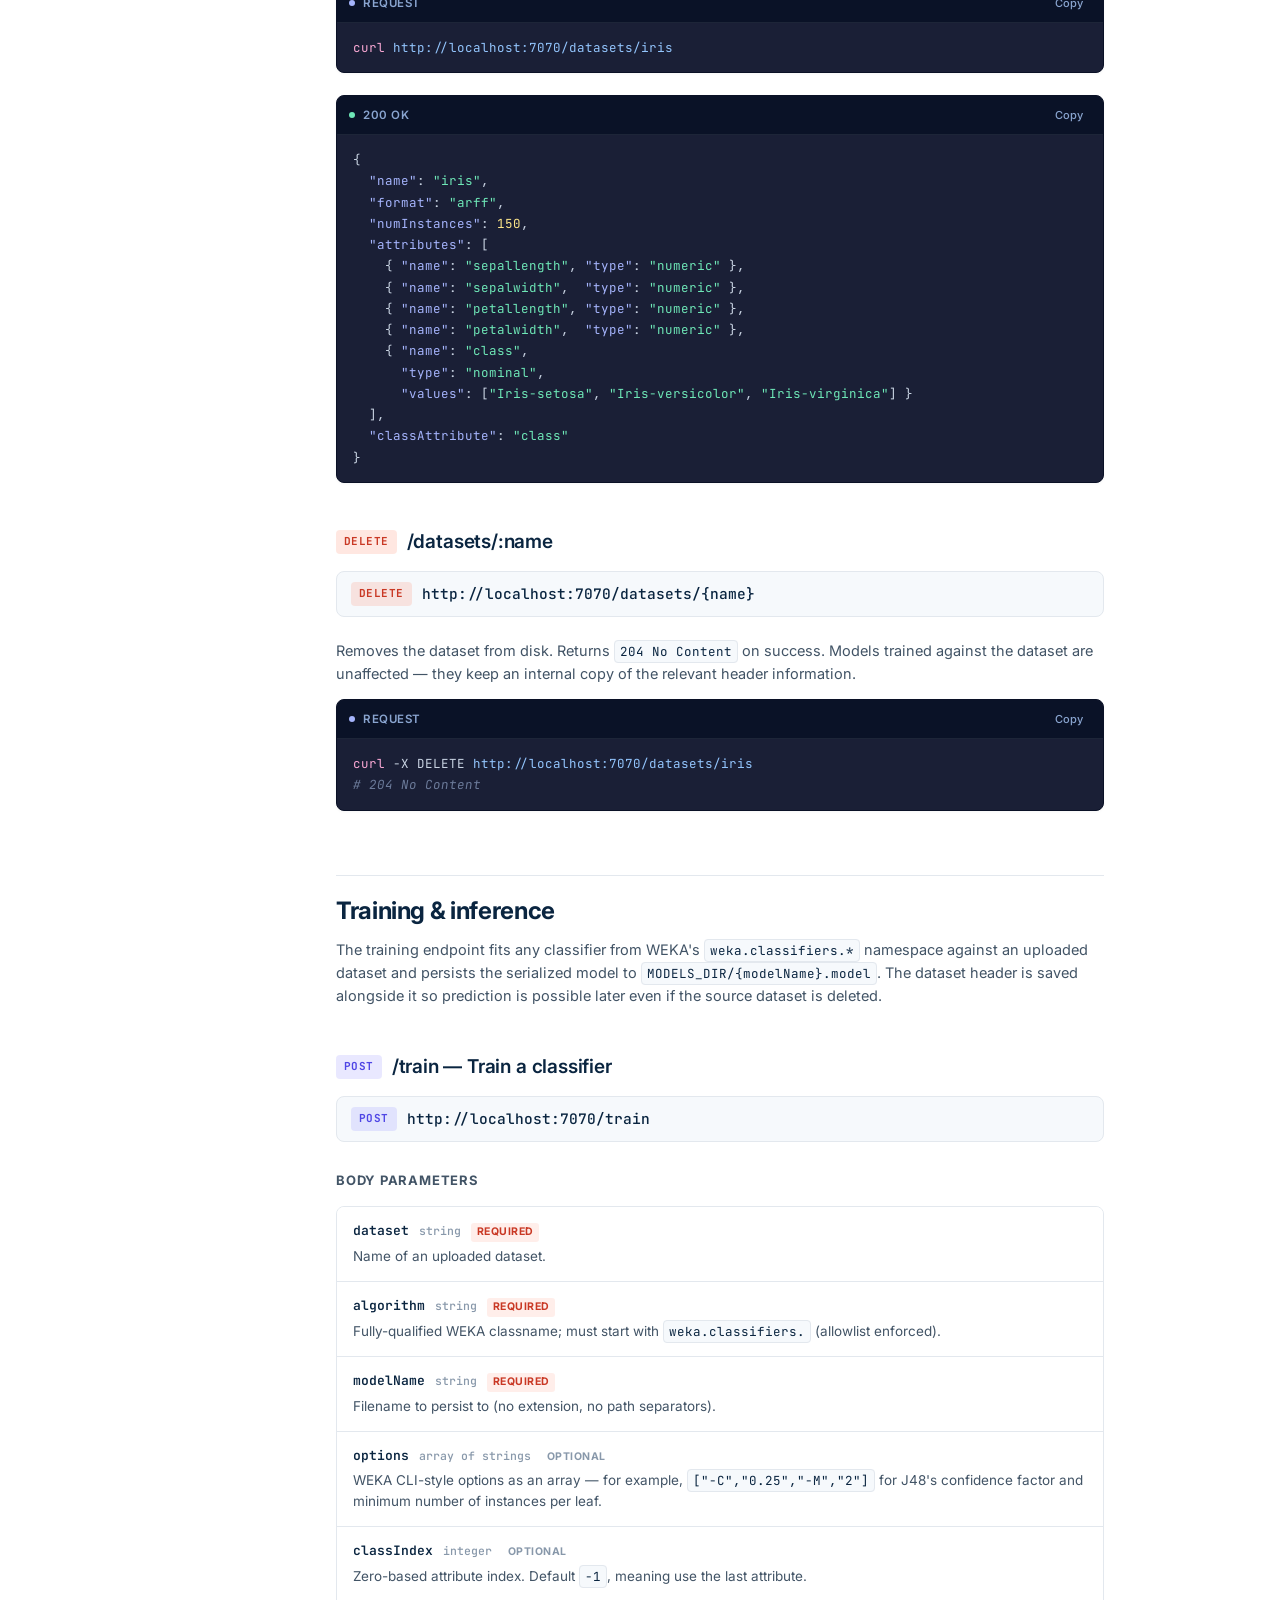
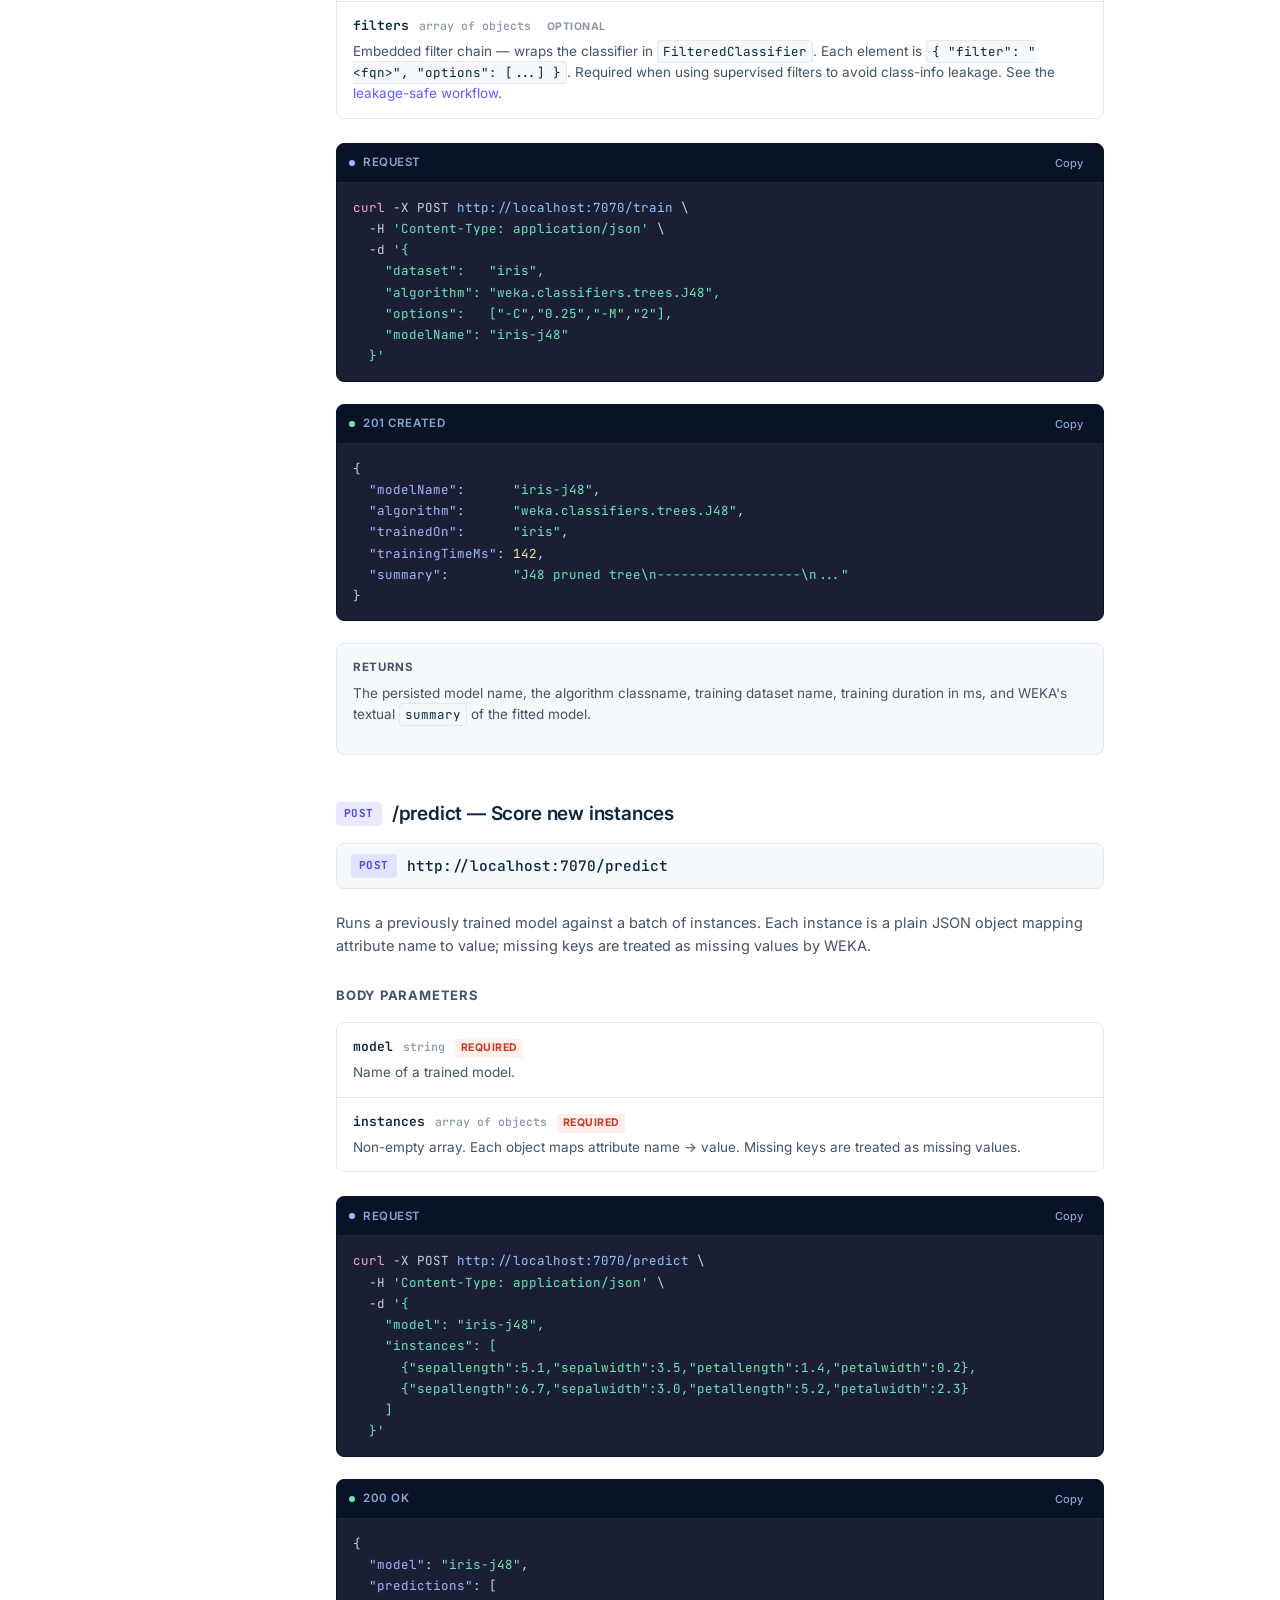
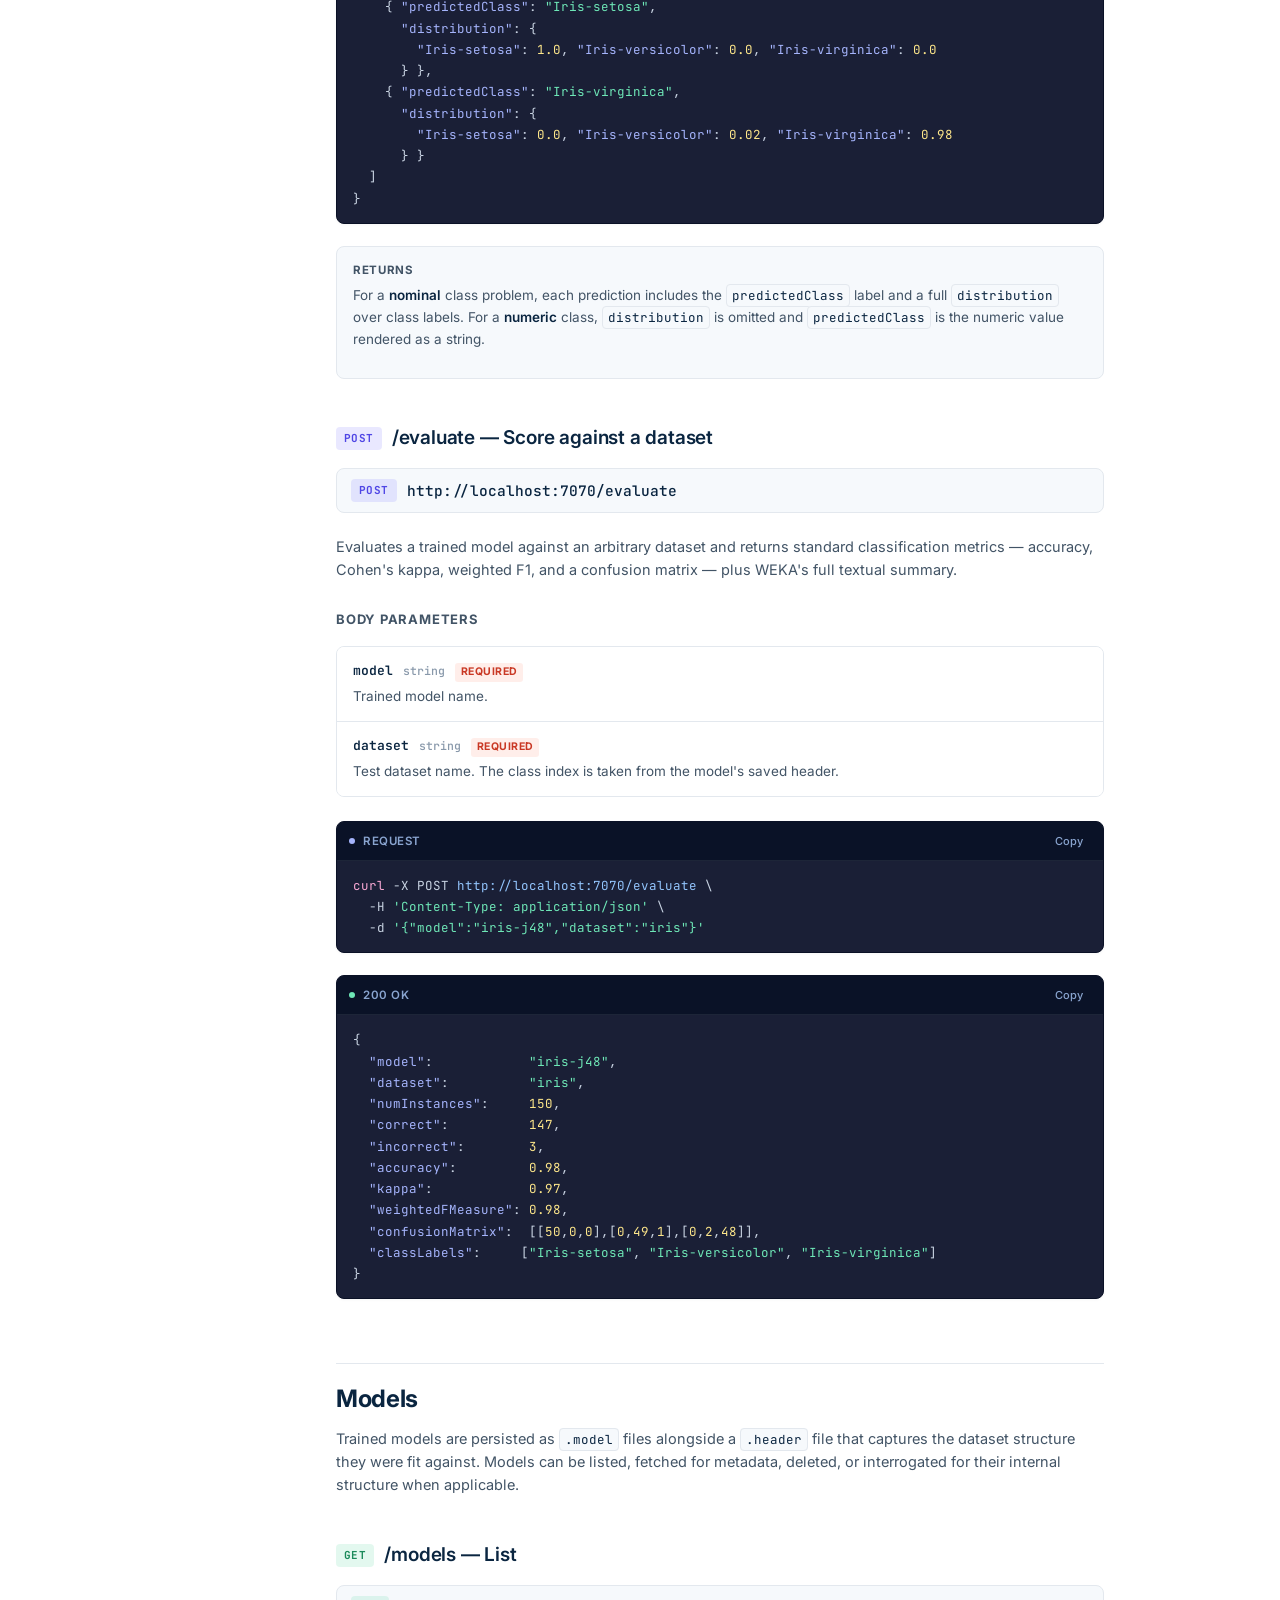
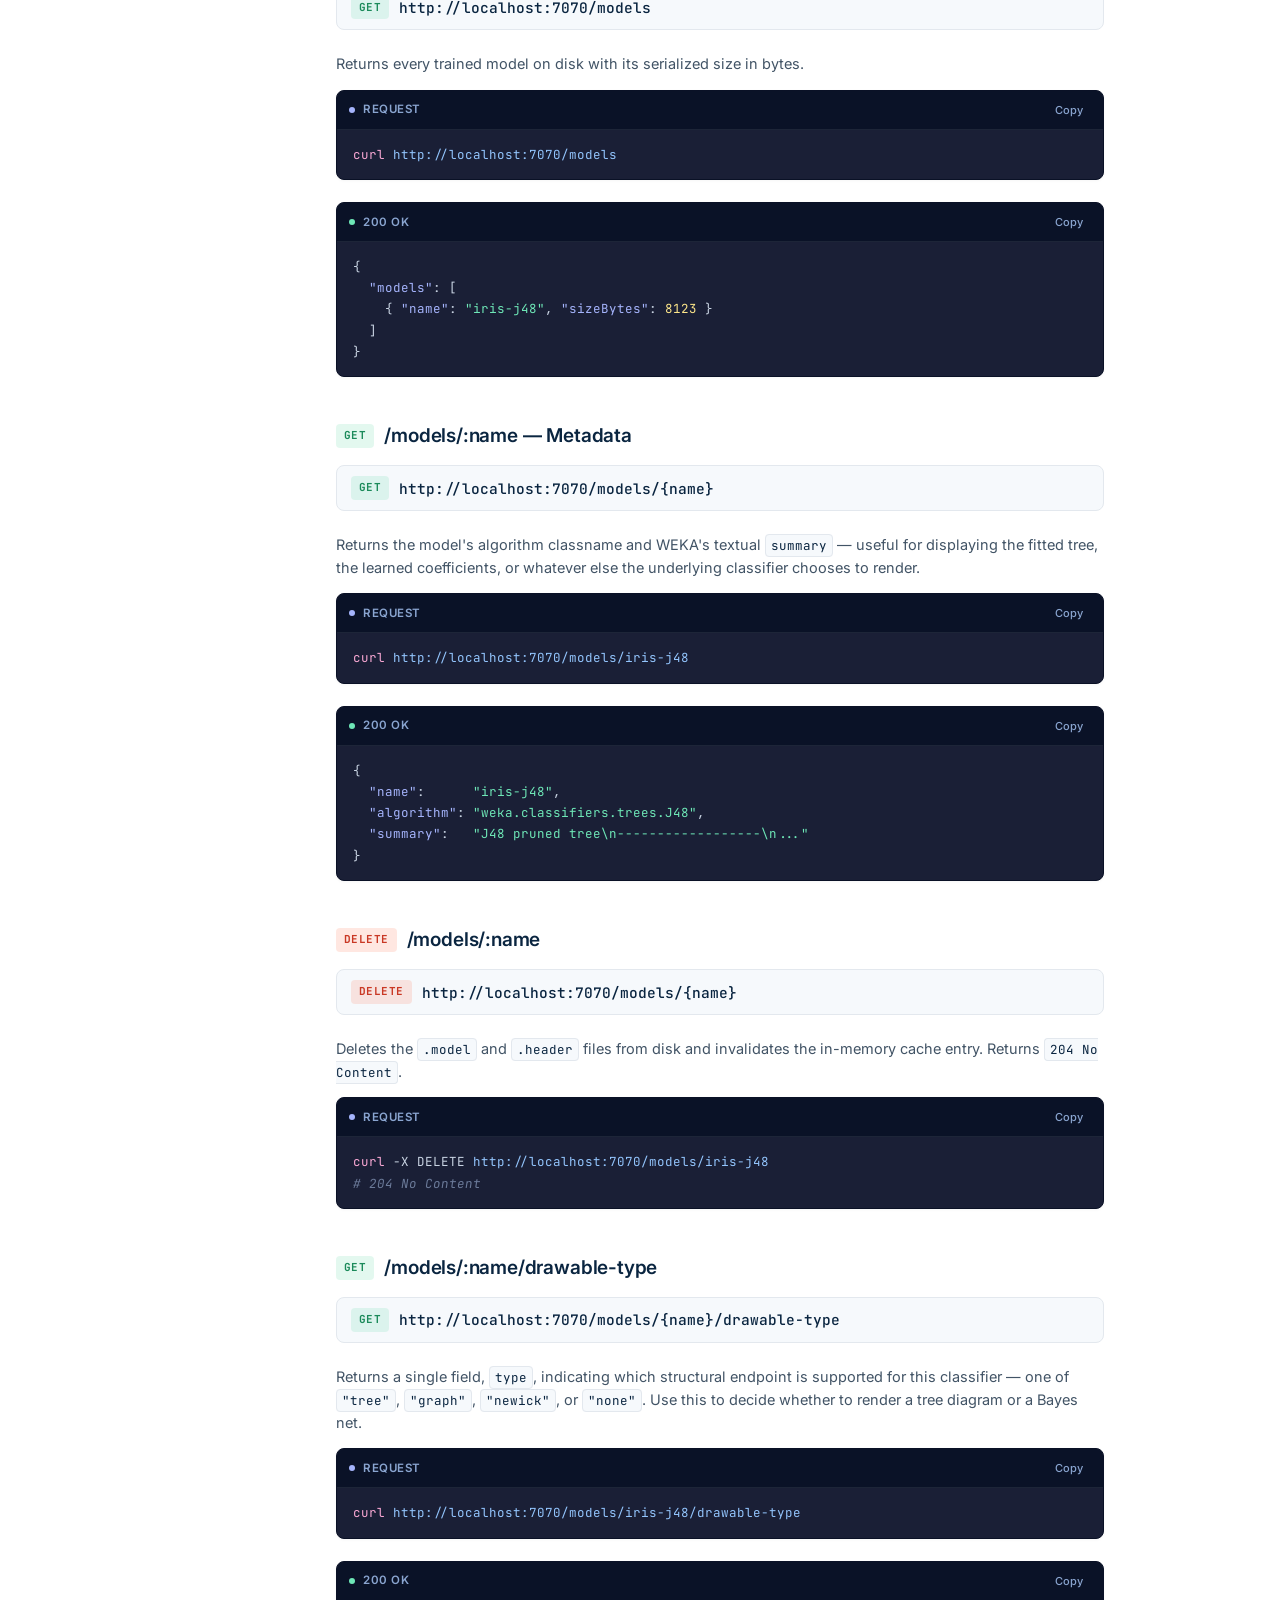
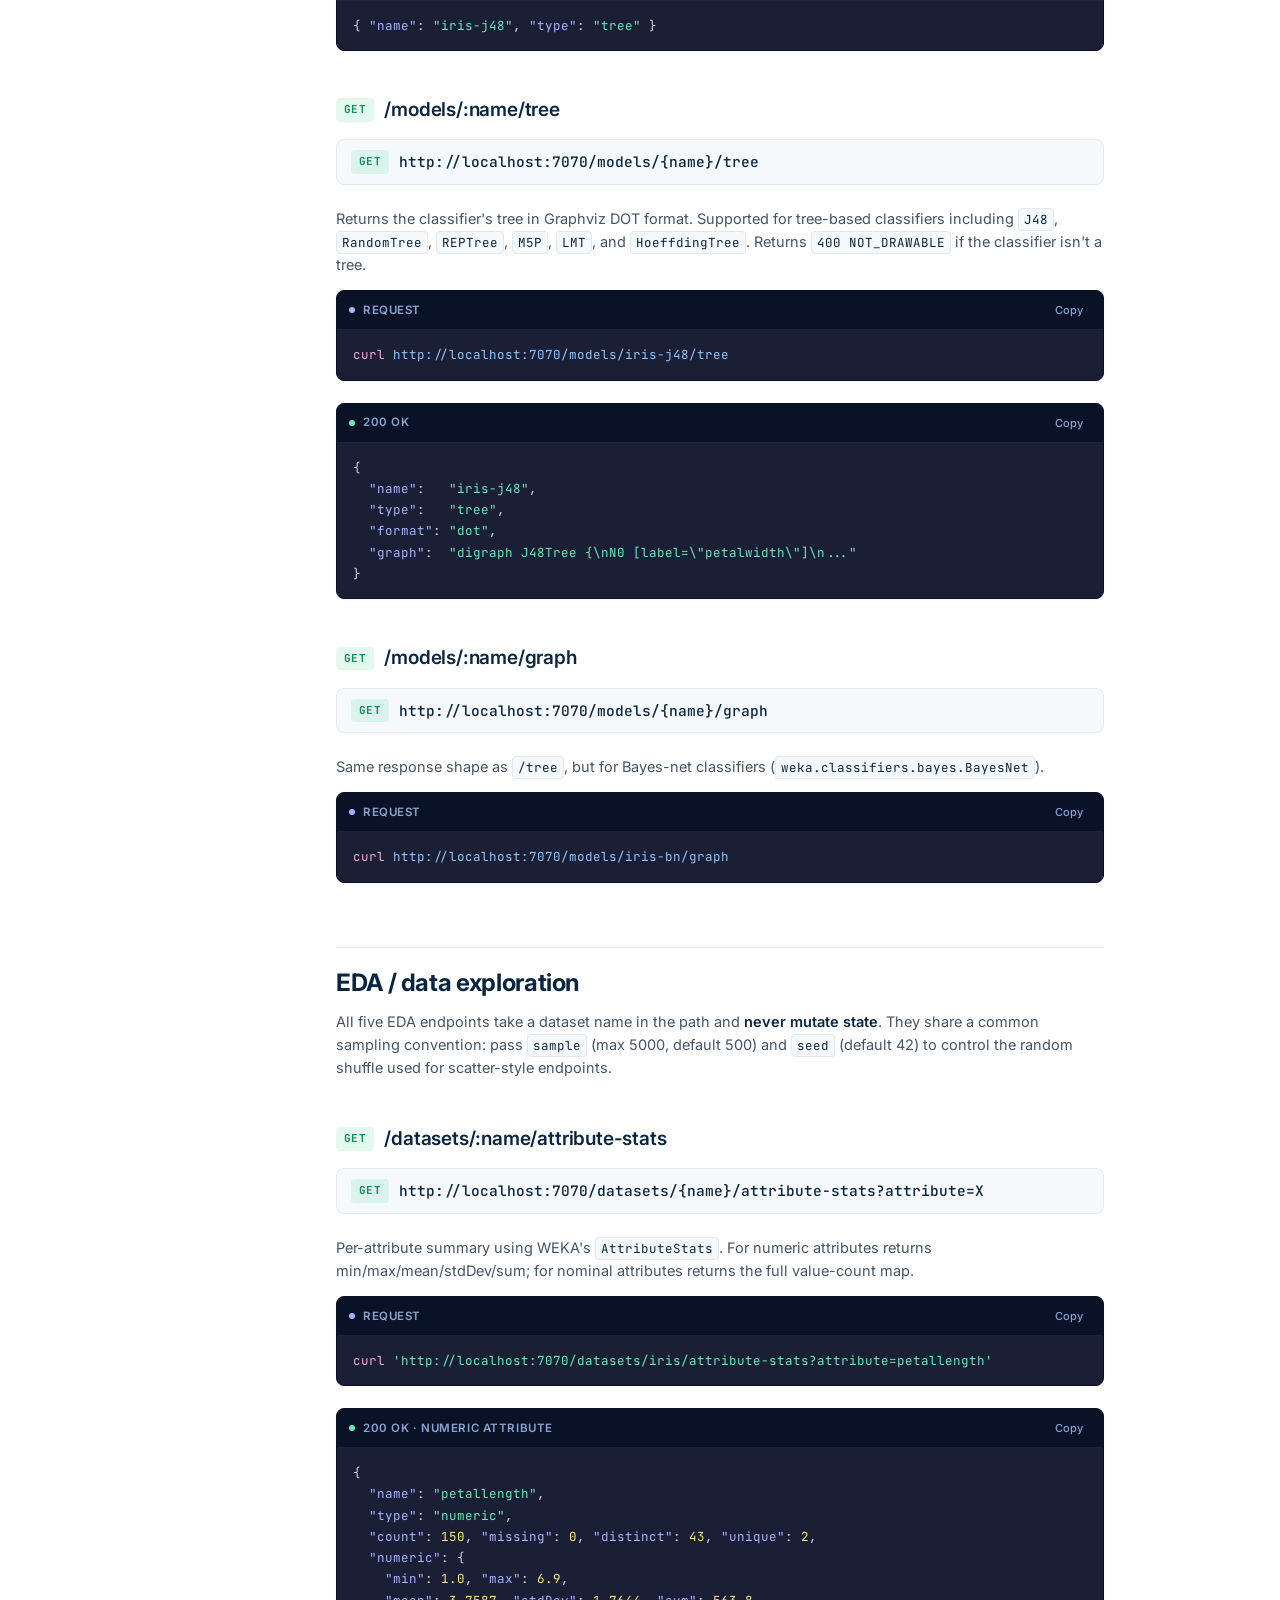
<file: projects/weka-api/index.html>
<!DOCTYPE html>
<html lang="en">
<head>
<meta charset="UTF-8">
<meta name="viewport" content="width=device-width, initial-scale=1.0">
<title>WEKA API Server — Documentation</title>
<link rel="preconnect" href="https://fonts.googleapis.com">
<link rel="preconnect" href="https://fonts.gstatic.com" crossorigin>
<link href="https://fonts.googleapis.com/css2?family=Inter:wght@400;500;600;700&family=JetBrains+Mono:wght@400;500;600&display=swap" rel="stylesheet">
<style>
  :root {
    --bg: #ffffff;
    --bg-subtle: #f6f9fc;
    --bg-code: #1a1f36;
    --bg-code-deep: #0a1227;
    --text: #0a2540;
    --text-muted: #425466;
    --text-faint: #8898aa;
    --text-code: #c9d4e3;
    --border: #e3e8ee;
    --border-dark: rgba(255,255,255,0.08);
    --accent: #635bff;
    --accent-hover: #4f46e5;
    --teal: #00d4ff;
    --green: #3ecf8e;
    --orange: #ff8f0e;
    --red: #ff5630;
    --purple: #a78bfa;
    --yellow: #f7d774;
    --sidebar-width: 280px;
    --header-height: 56px;
    --content-max: 880px;
  }

  * { box-sizing: border-box; margin: 0; padding: 0; }
  html { scroll-behavior: smooth; }
  body {
    font-family: 'Inter', -apple-system, BlinkMacSystemFont, 'Segoe UI', sans-serif;
    font-size: 14.5px;
    line-height: 1.6;
    color: var(--text);
    background: var(--bg);
    -webkit-font-smoothing: antialiased;
    text-rendering: optimizeLegibility;
  }
  code, pre, .mono { font-family: 'JetBrains Mono', 'SF Mono', Menlo, Consolas, monospace; }

  /* ============ HEADER ============ */
  header.topbar {
    position: fixed;
    top: 0; left: 0; right: 0;
    height: var(--header-height);
    background: rgba(255,255,255,0.92);
    backdrop-filter: saturate(180%) blur(10px);
    border-bottom: 1px solid var(--border);
    z-index: 50;
    display: flex;
    align-items: center;
    padding: 0 24px;
    gap: 24px;
  }
  .brand {
    display: flex;
    align-items: center;
    gap: 10px;
    font-weight: 700;
    font-size: 15px;
    letter-spacing: -0.01em;
    color: var(--text);
    text-decoration: none;
  }
  .brand-mark {
    width: 28px; height: 28px;
    border-radius: 7px;
    background: linear-gradient(135deg, #635bff 0%, #00d4ff 100%);
    display: grid; place-items: center;
    color: #fff;
    font-weight: 800;
    font-size: 14px;
    box-shadow: 0 2px 8px rgba(99,91,255,0.3);
  }
  .brand-divider { color: var(--text-faint); font-weight: 400; }
  .brand-subtitle { color: var(--text-muted); font-weight: 500; font-size: 14px; }
  .topbar-nav { display: flex; gap: 4px; margin-left: 12px; flex: 1; }
  .topbar-nav a {
    padding: 6px 12px;
    border-radius: 6px;
    color: var(--text-muted);
    text-decoration: none;
    font-size: 13.5px;
    font-weight: 500;
    transition: background 120ms, color 120ms;
  }
  .topbar-nav a:hover { background: var(--bg-subtle); color: var(--text); }
  .topbar-nav a.active { color: var(--accent); }
  .topbar-actions { display: flex; gap: 10px; align-items: center; }
  .pill {
    display: inline-flex; align-items: center; gap: 6px;
    padding: 4px 10px;
    border-radius: 999px;
    background: var(--bg-subtle);
    border: 1px solid var(--border);
    font-size: 12px;
    color: var(--text-muted);
    font-weight: 500;
  }
  .pill-dot {
    width: 6px; height: 6px; border-radius: 50%;
    background: var(--green);
    box-shadow: 0 0 0 3px rgba(62,207,142,0.18);
  }
  .search {
    width: 240px;
    height: 32px;
    padding: 0 10px 0 32px;
    border: 1px solid var(--border);
    border-radius: 6px;
    background: var(--bg-subtle) url("data:image/svg+xml,%3Csvg xmlns='http://www.w3.org/2000/svg' width='14' height='14' viewBox='0 0 24 24' fill='none' stroke='%238898aa' stroke-width='2.2' stroke-linecap='round' stroke-linejoin='round'%3E%3Ccircle cx='11' cy='11' r='8'%3E%3C/circle%3E%3Cpath d='m21 21-4.3-4.3'%3E%3C/path%3E%3C/svg%3E") no-repeat 10px center;
    font-size: 13px;
    color: var(--text);
    font-family: inherit;
  }
  .search:focus { outline: 2px solid var(--accent); outline-offset: -1px; border-color: transparent; }

  /* ============ LAYOUT ============ */
  .layout {
    display: grid;
    grid-template-columns: var(--sidebar-width) 1fr;
    margin-top: var(--header-height);
    min-height: calc(100vh - var(--header-height));
  }

  /* ============ SIDEBAR ============ */
  aside.sidebar {
    position: sticky;
    top: var(--header-height);
    height: calc(100vh - var(--header-height));
    overflow-y: auto;
    border-right: 1px solid var(--border);
    padding: 24px 0 60px;
    background: var(--bg);
  }
  .sidebar-title {
    text-transform: uppercase;
    font-size: 11px;
    font-weight: 700;
    color: var(--text-faint);
    letter-spacing: 0.06em;
    padding: 16px 24px 8px;
  }
  .sidebar-link {
    display: flex;
    align-items: center;
    gap: 8px;
    padding: 4px 24px;
    font-size: 13.5px;
    color: var(--text-muted);
    text-decoration: none;
    border-left: 2px solid transparent;
    margin-left: -2px;
    line-height: 1.7;
  }
  .sidebar-link:hover { color: var(--text); }
  .sidebar-link.active {
    color: var(--accent);
    font-weight: 600;
    border-left-color: var(--accent);
    background: linear-gradient(90deg, rgba(99,91,255,0.06), transparent);
  }
  .sidebar-link .verb {
    font-family: 'JetBrains Mono', monospace;
    font-size: 10px;
    font-weight: 700;
    padding: 1px 5px;
    border-radius: 3px;
    letter-spacing: 0.02em;
    flex-shrink: 0;
    min-width: 36px;
    text-align: center;
  }
  .verb-get    { background: rgba(62,207,142,0.12); color: #1b8a5a; }
  .verb-post   { background: rgba(99,91,255,0.12); color: #4f46e5; }
  .verb-delete { background: rgba(255,86,48,0.12); color: #c93824; }
  .sidebar-group { margin-bottom: 4px; }
  .sidebar-group-title {
    font-weight: 600;
    color: var(--text);
    padding: 10px 24px 4px;
    font-size: 13px;
    letter-spacing: -0.005em;
  }

  /* ============ CONTENT ============ */
  main.content {
    padding: 48px 56px 120px;
    max-width: var(--content-max);
    min-width: 0;
  }
  main.content h1 {
    font-size: 34px;
    font-weight: 700;
    letter-spacing: -0.02em;
    margin-bottom: 12px;
    line-height: 1.2;
  }
  main.content h2 {
    font-size: 24px;
    font-weight: 700;
    margin-top: 64px;
    margin-bottom: 8px;
    letter-spacing: -0.015em;
    padding-top: 16px;
    border-top: 1px solid var(--border);
  }
  main.content h2.no-border { border-top: none; padding-top: 0; }
  main.content h3 {
    font-size: 19px;
    font-weight: 600;
    margin-top: 44px;
    margin-bottom: 8px;
    display: flex;
    align-items: center;
    gap: 10px;
    flex-wrap: wrap;
    letter-spacing: -0.01em;
  }
  main.content h4 {
    font-size: 13px;
    font-weight: 700;
    color: var(--text-muted);
    text-transform: uppercase;
    letter-spacing: 0.06em;
    margin-top: 28px;
    margin-bottom: 12px;
  }
  main.content p { color: var(--text-muted); margin-bottom: 14px; }
  main.content p strong { color: var(--text); font-weight: 600; }
  main.content a { color: var(--accent); text-decoration: none; }
  main.content a:hover { text-decoration: underline; }
  main.content ul, main.content ol { padding-left: 22px; margin-bottom: 14px; color: var(--text-muted); }
  main.content li { margin-bottom: 4px; }

  .lead { font-size: 16px; color: var(--text-muted); margin-bottom: 8px; }

  /* inline code */
  main.content code:not(pre code) {
    font-size: 12.5px;
    padding: 2px 5px;
    background: var(--bg-subtle);
    border: 1px solid var(--border);
    border-radius: 4px;
    color: var(--text);
  }

  /* endpoint heading */
  .endpoint {
    display: flex;
    align-items: center;
    gap: 10px;
    font-family: 'JetBrains Mono', monospace;
    font-weight: 500;
    font-size: 14.5px;
    color: var(--text);
    background: var(--bg-subtle);
    border: 1px solid var(--border);
    padding: 10px 14px;
    border-radius: 8px;
    margin: 14px 0 22px;
    word-break: break-all;
  }
  .verb-tag {
    font-family: 'JetBrains Mono', monospace;
    font-size: 11px;
    font-weight: 700;
    padding: 3px 8px;
    border-radius: 4px;
    letter-spacing: 0.04em;
    flex-shrink: 0;
  }
  .verb-tag.get { background: rgba(62,207,142,0.14); color: #1b8a5a; }
  .verb-tag.post { background: rgba(99,91,255,0.14); color: #4f46e5; }
  .verb-tag.delete { background: rgba(255,86,48,0.14); color: #c93824; }

  /* parameter table */
  .params {
    border: 1px solid var(--border);
    border-radius: 8px;
    overflow: hidden;
    margin: 16px 0 24px;
  }
  .param {
    padding: 14px 16px;
    border-bottom: 1px solid var(--border);
    background: var(--bg);
  }
  .param:last-child { border-bottom: none; }
  .param-head {
    display: flex;
    align-items: baseline;
    gap: 10px;
    flex-wrap: wrap;
    margin-bottom: 4px;
  }
  .param-name {
    font-family: 'JetBrains Mono', monospace;
    font-size: 13px;
    font-weight: 600;
    color: var(--text);
  }
  .param-type {
    font-family: 'JetBrains Mono', monospace;
    font-size: 11.5px;
    color: var(--text-faint);
    font-weight: 500;
  }
  .param-req {
    font-size: 10.5px;
    font-weight: 700;
    text-transform: uppercase;
    letter-spacing: 0.04em;
    padding: 1px 6px;
    border-radius: 3px;
  }
  .req-required { color: #c93824; background: rgba(255,86,48,0.10); }
  .req-optional { color: #8898aa; }
  .param-desc {
    font-size: 13.5px;
    color: var(--text-muted);
    line-height: 1.55;
  }
  .param-desc code {
    font-size: 12px;
    padding: 1px 4px;
    background: var(--bg-subtle);
    border: 1px solid var(--border);
    border-radius: 3px;
    color: var(--text);
  }

  /* notices */
  .notice {
    border-left: 3px solid var(--accent);
    background: rgba(99,91,255,0.05);
    padding: 12px 16px;
    border-radius: 0 6px 6px 0;
    margin: 16px 0;
    font-size: 13.5px;
    color: var(--text-muted);
  }
  .notice strong { color: var(--text); }
  .notice.warn { border-left-color: var(--orange); background: rgba(255,143,14,0.06); }
  .notice.danger { border-left-color: var(--red); background: rgba(255,86,48,0.06); }

  /* error code table */
  table.errors {
    width: 100%;
    border-collapse: collapse;
    margin: 16px 0;
    font-size: 13px;
    border: 1px solid var(--border);
    border-radius: 8px;
    overflow: hidden;
  }
  table.errors th {
    text-align: left;
    padding: 10px 14px;
    background: var(--bg-subtle);
    font-weight: 600;
    color: var(--text);
    font-size: 12px;
    text-transform: uppercase;
    letter-spacing: 0.04em;
    border-bottom: 1px solid var(--border);
  }
  table.errors td {
    padding: 10px 14px;
    border-bottom: 1px solid var(--border);
    color: var(--text-muted);
    vertical-align: top;
  }
  table.errors tr:last-child td { border-bottom: none; }
  table.errors td:first-child {
    font-family: 'JetBrains Mono', monospace;
    color: var(--text);
    font-size: 12.5px;
    font-weight: 500;
    white-space: nowrap;
  }
  table.errors td:nth-child(2) {
    font-family: 'JetBrains Mono', monospace;
    color: var(--text);
    font-weight: 600;
  }
  .http-2 { color: #1b8a5a !important; }
  .http-4 { color: #d97706 !important; }
  .http-5 { color: #c93824 !important; }

  /* ============ INLINE CODE BLOCKS ============ */
  .code-block {
    margin: 14px 0 22px;
    border-radius: 8px;
    overflow: hidden;
    background: var(--bg-code);
    border: 1px solid #0a1126;
    box-shadow: 0 1px 3px rgba(0,0,0,0.04);
  }
  .code-block-head {
    display: flex;
    align-items: center;
    justify-content: space-between;
    padding: 8px 12px;
    background: var(--bg-code-deep);
    border-bottom: 1px solid var(--border-dark);
    font-size: 11.5px;
    color: #8aa5d0;
    text-transform: uppercase;
    letter-spacing: 0.05em;
    font-weight: 600;
  }
  .code-block-head .label { display: flex; align-items: center; gap: 8px; }
  .code-block-head .status-dot {
    width: 6px; height: 6px; border-radius: 50%;
    display: inline-block;
  }
  .status-dot.req { background: #a5b4fc; }
  .status-dot.res { background: #6ee7b7; }
  .code-block-head .copy {
    background: none; border: none; color: #8aa5d0;
    cursor: pointer; padding: 4px 8px; font-size: 11px;
    border-radius: 4px;
    display: flex; align-items: center; gap: 4px;
    font-family: inherit;
    text-transform: none;
    letter-spacing: 0;
    font-weight: 500;
  }
  .code-block-head .copy:hover { background: rgba(255,255,255,0.06); color: #fff; }

  pre.code {
    font-family: 'JetBrains Mono', monospace;
    font-size: 12.5px;
    line-height: 1.7;
    padding: 14px 16px;
    overflow-x: auto;
    color: var(--text-code);
    white-space: pre;
    tab-size: 2;
  }

  /* syntax highlighting */
  .tok-key { color: #a5b4fc; }
  .tok-str { color: #6ee7b7; }
  .tok-num { color: #fde68a; }
  .tok-bool { color: #fbbf24; }
  .tok-null { color: #fbbf24; }
  .tok-comment { color: #6b7a99; font-style: italic; }
  .tok-cmd { color: #f9a8d4; }
  .tok-flag { color: #a5b4fc; }
  .tok-url { color: #93c5fd; }

  /* scrollbars */
  aside.sidebar::-webkit-scrollbar { width: 8px; }
  aside.sidebar::-webkit-scrollbar-thumb { background: var(--border); border-radius: 4px; }
  pre.code::-webkit-scrollbar { height: 8px; }
  pre.code::-webkit-scrollbar-thumb { background: rgba(255,255,255,0.12); border-radius: 4px; }

  /* hero */
  .hero {
    display: flex;
    align-items: center;
    gap: 16px;
    margin-bottom: 24px;
    flex-wrap: wrap;
  }
  .hero .pill {
    background: rgba(99,91,255,0.08);
    border-color: rgba(99,91,255,0.2);
    color: var(--accent);
  }
  .hero .pill-dot { background: var(--accent); box-shadow: 0 0 0 3px rgba(99,91,255,0.18); }

  .keylist {
    display: grid;
    grid-template-columns: repeat(2, 1fr);
    gap: 10px;
    margin: 16px 0 24px;
  }
  .keylist .kl-item {
    border: 1px solid var(--border);
    border-radius: 7px;
    padding: 12px 14px;
    background: var(--bg);
    transition: border-color 120ms, transform 120ms;
  }
  .keylist .kl-item:hover { border-color: rgba(99,91,255,0.4); transform: translateY(-1px); }
  .kl-item .kl-title { font-weight: 600; font-size: 13.5px; color: var(--text); margin-bottom: 3px; }
  .kl-item .kl-desc { font-size: 12.5px; color: var(--text-muted); line-height: 1.5; }
  .kl-item a { color: inherit; display: block; }

  .anchor {
    display: inline-block;
    margin-left: 6px;
    color: var(--text-faint);
    opacity: 0;
    transition: opacity 120ms;
    font-weight: 400;
    text-decoration: none;
    font-size: 14px;
  }
  h2:hover .anchor, h3:hover .anchor { opacity: 1; }

  .returns {
    margin-top: 14px;
    padding: 14px 16px;
    background: var(--bg-subtle);
    border: 1px solid var(--border);
    border-radius: 8px;
  }
  .returns-head {
    font-size: 11.5px;
    font-weight: 700;
    color: var(--text-muted);
    text-transform: uppercase;
    letter-spacing: 0.06em;
    margin-bottom: 6px;
  }
  .returns p { margin-bottom: 0; font-size: 13.5px; }

  /* ============ TECH STACK / GITHUB ============ */
  .stack-grid {
    display: grid;
    grid-template-columns: repeat(auto-fill, minmax(180px, 1fr));
    gap: 10px;
    margin: 14px 0 20px;
  }
  .stack-item {
    display: flex;
    align-items: flex-start;
    gap: 10px;
    padding: 12px 14px;
    border: 1px solid var(--border);
    border-radius: 8px;
    background: var(--bg);
  }
  .stack-icon {
    width: 28px; height: 28px;
    border-radius: 6px;
    background: var(--bg-subtle);
    border: 1px solid var(--border);
    display: grid; place-items: center;
    font-family: 'JetBrains Mono', monospace;
    font-weight: 700;
    font-size: 12px;
    color: var(--accent);
    flex-shrink: 0;
  }
  .stack-body { min-width: 0; }
  .stack-name { font-weight: 600; font-size: 13.5px; color: var(--text); line-height: 1.3; }
  .stack-role { font-size: 12px; color: var(--text-muted); line-height: 1.4; margin-top: 1px; }

  .gh-card {
    display: flex;
    align-items: center;
    gap: 14px;
    padding: 16px 18px;
    background: linear-gradient(135deg, #0a2540 0%, #1a1f36 100%);
    color: #f5f6f8;
    border-radius: 10px;
    text-decoration: none;
    margin: 16px 0 8px;
    transition: transform 120ms, box-shadow 120ms;
    box-shadow: 0 1px 3px rgba(10,37,64,0.12);
  }
  .gh-card:hover {
    transform: translateY(-1px);
    box-shadow: 0 6px 18px rgba(10,37,64,0.25);
    text-decoration: none;
  }
  .gh-card svg { flex-shrink: 0; }
  .gh-card .gh-body { flex: 1; min-width: 0; }
  .gh-card .gh-title { font-weight: 600; font-size: 14.5px; letter-spacing: -0.005em; }
  .gh-card .gh-repo {
    font-family: 'JetBrains Mono', monospace;
    font-size: 12.5px;
    color: #a5b4fc;
    margin-top: 2px;
  }
  .gh-card .gh-arrow {
    color: #8aa5d0;
    font-size: 18px;
    transition: transform 120ms;
  }
  .gh-card:hover .gh-arrow { transform: translateX(3px); color: #fff; }

  /* ============ "BUILT WITH WEKA" BADGE ============ */
  /* Used inline anywhere we describe the integration.
     Per WEKA logo guidance the logo is kept small and never
     functions as our primary brand identity. */
  .built-with {
    display: inline-flex;
    align-items: center;
    gap: 8px;
    padding: 5px 11px 5px 6px;
    border: 1px solid var(--border);
    border-radius: 999px;
    background: var(--bg);
    font-size: 12px;
    font-weight: 500;
    color: var(--text-muted);
    text-decoration: none;
    line-height: 1;
    transition: border-color 120ms, transform 120ms;
  }
  .built-with:hover { border-color: rgba(99,91,255,0.4); }
  .built-with img {
    width: 20px; height: 20px;
    border-radius: 50%;
    display: block;
  }
  .built-with .bw-label { color: var(--text); }

  /* Integration / Overview section visual */
  .integration-card {
    display: flex;
    align-items: center;
    gap: 18px;
    padding: 18px 20px;
    background: var(--bg-subtle);
    border: 1px solid var(--border);
    border-radius: 10px;
    margin: 16px 0 24px;
  }
  .integration-card img.weka-logo {
    width: 56px; height: 56px;
    border-radius: 50%;
    flex-shrink: 0;
  }
  .integration-card .ic-body { min-width: 0; }
  .integration-card .ic-title {
    font-size: 14px;
    font-weight: 600;
    color: var(--text);
    margin-bottom: 2px;
  }
  .integration-card .ic-desc {
    font-size: 13px;
    color: var(--text-muted);
    line-height: 1.5;
  }

  /* ============ FOOTER ============ */
  footer.site-footer {
    grid-column: 1 / -1;
    margin-top: 64px;
    padding: 32px 56px 48px;
    background: var(--bg-subtle);
    border-top: 1px solid var(--border);
  }
  .footer-inner {
    max-width: var(--content-max);
    font-size: 12.5px;
    color: var(--text-faint);
    line-height: 1.6;
  }
  .footer-section { margin-bottom: 14px; }
  .footer-section:last-child { margin-bottom: 0; }
  .footer-section strong { color: var(--text-muted); font-weight: 600; }
  .footer-disclaimer {
    padding: 12px 14px;
    background: var(--bg);
    border: 1px solid var(--border);
    border-radius: 6px;
    color: var(--text-muted);
    font-size: 12.5px;
  }
  .footer-attrib {
    display: flex;
    align-items: center;
    gap: 10px;
    flex-wrap: wrap;
  }
  .footer-attrib img {
    width: 18px; height: 18px;
    border-radius: 50%;
  }
  footer.site-footer a {
    color: var(--text-muted);
    text-decoration: underline;
    text-decoration-color: var(--border);
  }
  footer.site-footer a:hover { color: var(--accent); }

  /* responsive */
  @media (max-width: 900px) {
    :root { --sidebar-width: 0; }
    .layout { grid-template-columns: 1fr; }
    aside.sidebar { display: none; }
    main.content { padding: 32px 20px 80px; }
    .topbar-nav { display: none; }
    .search { width: 140px; }
    .keylist { grid-template-columns: 1fr; }
    footer.site-footer { padding: 28px 20px 40px; }
    .integration-card { flex-direction: column; align-items: flex-start; gap: 12px; }
  }
</style>
</head>
<body>

<header class="topbar">
  <a href="#" class="brand">
    <span class="brand-mark">W</span>
    <span>WEKA API Server</span>
    <span class="brand-divider">/</span>
    <span class="brand-subtitle">Documentation</span>
  </a>
  <nav class="topbar-nav">
    <a href="#introduction" class="active">Overview</a>
    <a href="#getting-started">Getting started</a>
    <a href="#health">API</a>
    <a href="#walkthrough">Examples</a>
    <a href="#legal">Legal</a>
  </nav>
  <div class="topbar-actions">
    <input class="search" placeholder="Search the docs…" type="search">
  </div>
</header>

<div class="layout">

  <!-- ============ LEFT SIDEBAR ============ -->
  <aside class="sidebar">
    <div class="sidebar-title">Introduction</div>
    <a class="sidebar-link active" href="#introduction">Overview</a>
    <a class="sidebar-link" href="#getting-started">Getting started</a>
    <a class="sidebar-link" href="#authentication">Authentication</a>
    <a class="sidebar-link" href="#errors">Errors</a>
    <a class="sidebar-link" href="#walkthrough">End-to-end walkthrough</a>

    <div class="sidebar-title">Core API</div>
    <div class="sidebar-group">
      <div class="sidebar-group-title">Health</div>
      <a class="sidebar-link" href="#health"><span class="verb verb-get">GET</span> /health</a>
      <a class="sidebar-link" href="#algorithms"><span class="verb verb-get">GET</span> /algorithms</a>
    </div>

    <div class="sidebar-group">
      <div class="sidebar-group-title">Datasets</div>
      <a class="sidebar-link" href="#datasets-upload"><span class="verb verb-post">POST</span> /datasets</a>
      <a class="sidebar-link" href="#datasets-list"><span class="verb verb-get">GET</span> /datasets</a>
      <a class="sidebar-link" href="#datasets-get"><span class="verb verb-get">GET</span> /datasets/:name</a>
      <a class="sidebar-link" href="#datasets-delete"><span class="verb verb-delete">DEL</span> /datasets/:name</a>
    </div>

    <div class="sidebar-group">
      <div class="sidebar-group-title">Training &amp; inference</div>
      <a class="sidebar-link" href="#train"><span class="verb verb-post">POST</span> /train</a>
      <a class="sidebar-link" href="#predict"><span class="verb verb-post">POST</span> /predict</a>
      <a class="sidebar-link" href="#evaluate"><span class="verb verb-post">POST</span> /evaluate</a>
    </div>

    <div class="sidebar-group">
      <div class="sidebar-group-title">Models</div>
      <a class="sidebar-link" href="#models-list"><span class="verb verb-get">GET</span> /models</a>
      <a class="sidebar-link" href="#models-get"><span class="verb verb-get">GET</span> /models/:name</a>
      <a class="sidebar-link" href="#models-delete"><span class="verb verb-delete">DEL</span> /models/:name</a>
      <a class="sidebar-link" href="#models-drawable-type"><span class="verb verb-get">GET</span> /drawable-type</a>
      <a class="sidebar-link" href="#models-tree"><span class="verb verb-get">GET</span> /models/:name/tree</a>
      <a class="sidebar-link" href="#models-graph"><span class="verb verb-get">GET</span> /models/:name/graph</a>
    </div>

    <div class="sidebar-group">
      <div class="sidebar-group-title">EDA</div>
      <a class="sidebar-link" href="#attribute-stats"><span class="verb verb-get">GET</span> /attribute-stats</a>
      <a class="sidebar-link" href="#summary"><span class="verb verb-get">GET</span> /summary</a>
      <a class="sidebar-link" href="#histogram"><span class="verb verb-get">GET</span> /histogram</a>
      <a class="sidebar-link" href="#scatter"><span class="verb verb-get">GET</span> /scatter</a>
      <a class="sidebar-link" href="#scatter-matrix"><span class="verb verb-get">GET</span> /scatter-matrix</a>
    </div>

    <div class="sidebar-group">
      <div class="sidebar-group-title">Filters &amp; transform</div>
      <a class="sidebar-link" href="#filters"><span class="verb verb-get">GET</span> /filters</a>
      <a class="sidebar-link" href="#filters-metadata"><span class="verb verb-get">GET</span> /filters/metadata</a>
      <a class="sidebar-link" href="#transform"><span class="verb verb-post">POST</span> /transform</a>
      <a class="sidebar-link" href="#transform-preview"><span class="verb verb-post">POST</span> /transform/preview</a>
    </div>

    <div class="sidebar-group">
      <div class="sidebar-group-title">Diagnostics</div>
      <a class="sidebar-link" href="#diag-errors"><span class="verb verb-post">POST</span> /diagnostics/errors</a>
      <a class="sidebar-link" href="#diag-threshold"><span class="verb verb-post">POST</span> /threshold-curve</a>
      <a class="sidebar-link" href="#diag-margin"><span class="verb verb-post">POST</span> /margin-curve</a>
      <a class="sidebar-link" href="#diag-cost"><span class="verb verb-post">POST</span> /cost-curve</a>
      <a class="sidebar-link" href="#diag-calibration"><span class="verb verb-post">POST</span> /calibration</a>
    </div>

    <div class="sidebar-title">Reference</div>
    <a class="sidebar-link" href="#legal">Legal &amp; attribution</a>
  </aside>

  <!-- ============ MAIN CONTENT ============ -->
  <main class="content">

    <section id="introduction">
      <div class="hero">
        <h1 style="margin:0;">WEKA API Server Documentation</h1>
      </div>
      <p class="lead">
        A REST API layer for running machine learning workflows using <a href="https://www.cs.waikato.ac.nz/ml/weka/" target="_blank">WEKA</a>. The server exposes endpoints for dataset management, classifier training, prediction, evaluation, exploratory data analysis, leakage-safe preprocessing, and post-training diagnostics — all over plain JSON.
      </p>

    </section>

    <section id="overview">
      <h2 class="no-border">Overview <a href="#overview" class="anchor">#</a></h2>
      <p>
        The WEKA API Server wraps the open-source <strong>WEKA</strong> machine learning library in a small HTTP service so that any client — a notebook, a frontend, a CI job — can train, evaluate, and introspect classifiers without touching the JVM. The API is organised around REST and uses predictable, resource-oriented URLs that return JSON-encoded responses.
      </p>

      <div class="integration-card">
        <img class="weka-logo" src="weka_logo.png" alt="WEKA logo" />
        <div class="ic-body">
          <div class="ic-title">Powered by WEKA</div>
          <div class="ic-desc">Every endpoint delegates to the WEKA library — classifier training, filter chains, EDA statistics, and diagnostic curves are all computed by WEKA itself. This server is just a thin HTTP layer with input validation, persistence, and JSON serialisation around it.</div>
        </div>
      </div>

      <p>The server is intentionally small in scope:</p>
      <ul>
        <li><strong>Single-user, local development.</strong> Binds to <code>127.0.0.1</code>, no authentication, no multi-tenant isolation.</li>
        <li><strong>Filesystem persistence.</strong> Datasets land in <code>./data</code> and serialized models in <code>./models</code> via Docker bind mounts — restarts preserve state.</li>
        <li><strong>Convention over configuration.</strong> The last attribute of an uploaded dataset is treated as the class by default; all classifier and filter classnames are allowlisted to <code>weka.classifiers.*</code> / <code>weka.filters.*</code>.</li>
      </ul>

      <h4>Built with</h4>
      <p>A small, conventional Java stack — chosen for fast startup, minimal ceremony, and full access to the WEKA classpath at runtime.</p>
      <div class="stack-grid">
        <div class="stack-item">
          <div class="stack-icon">Jv</div>
          <div class="stack-body">
            <div class="stack-name">Javalin</div>
            <div class="stack-role">HTTP framework &amp; routing</div>
          </div>
        </div>
        <div class="stack-item">
          <div class="stack-icon">W</div>
          <div class="stack-body">
            <div class="stack-name">WEKA</div>
            <div class="stack-role">Machine learning library</div>
          </div>
        </div>
        <div class="stack-item">
          <div class="stack-icon">{}</div>
          <div class="stack-body">
            <div class="stack-name">Jackson</div>
            <div class="stack-role">JSON serialisation</div>
          </div>
        </div>
        <div class="stack-item">
          <div class="stack-icon">17</div>
          <div class="stack-body">
            <div class="stack-name">Java 17 / Maven</div>
            <div class="stack-role">Build &amp; runtime</div>
          </div>
        </div>
        <div class="stack-item">
          <div class="stack-icon">D</div>
          <div class="stack-body">
            <div class="stack-name">Docker Compose</div>
            <div class="stack-role">Container orchestration</div>
          </div>
        </div>
      </div>

      <a class="gh-card" href="https://github.com/iamademar/weka-api" target="_blank" rel="noopener">
        <svg width="28" height="28" viewBox="0 0 24 24" fill="#f5f6f8" aria-hidden="true">
          <path d="M12 .5C5.65.5.5 5.65.5 12c0 5.08 3.29 9.39 7.86 10.91.58.11.79-.25.79-.55v-2.02c-3.2.7-3.87-1.37-3.87-1.37-.52-1.33-1.28-1.69-1.28-1.69-1.04-.71.08-.7.08-.7 1.15.08 1.76 1.18 1.76 1.18 1.03 1.76 2.7 1.25 3.36.96.1-.74.4-1.25.73-1.54-2.55-.29-5.24-1.28-5.24-5.69 0-1.26.45-2.29 1.18-3.1-.12-.29-.51-1.46.11-3.04 0 0 .97-.31 3.17 1.18a11 11 0 0 1 5.77 0c2.2-1.49 3.17-1.18 3.17-1.18.62 1.58.23 2.75.11 3.04.74.81 1.18 1.84 1.18 3.1 0 4.42-2.69 5.4-5.25 5.68.41.36.78 1.06.78 2.13v3.16c0 .3.21.67.8.55C20.21 21.38 23.5 17.07 23.5 12 23.5 5.65 18.35.5 12 .5z"/>
        </svg>
        <div class="gh-body">
          <div class="gh-title">View on GitHub</div>
          <div class="gh-repo">iamademar/weka-api</div>
        </div>
        <span class="gh-arrow">→</span>
      </a>

      <div class="keylist">
        <a class="kl-item" href="#datasets-upload">
          <div class="kl-title">Datasets</div>
          <div class="kl-desc">Upload ARFF / CSV files. The last attribute is the class by convention.</div>
        </a>
        <a class="kl-item" href="#train">
          <div class="kl-title">Train</div>
          <div class="kl-desc">Fit any WEKA classifier on an uploaded dataset and persist it to disk.</div>
        </a>
        <a class="kl-item" href="#predict">
          <div class="kl-title">Predict</div>
          <div class="kl-desc">Score new instances against a trained model with full class distributions.</div>
        </a>
        <a class="kl-item" href="#evaluate">
          <div class="kl-title">Evaluate</div>
          <div class="kl-desc">Run a trained model against a dataset and return accuracy, kappa, F1, and a confusion matrix.</div>
        </a>
        <a class="kl-item" href="#diag-errors">
          <div class="kl-title">Diagnostics</div>
          <div class="kl-desc">ROC, margin, cost curves, calibration plots, and per-instance error visualisation.</div>
        </a>
        <a class="kl-item" href="#transform">
          <div class="kl-title">Transform</div>
          <div class="kl-desc">Apply leakage-safe filter chains to datasets and persist the transformed result.</div>
        </a>
      </div>
    </section>

    <section id="getting-started">
      <h2>Getting started <a href="#getting-started" class="anchor">#</a></h2>
      <p>The fastest path from clone to a live API is via Docker Compose. The first build downloads the WEKA library and its dependencies into the local Maven cache; subsequent builds reuse it.</p>

      <h4>Prerequisites</h4>
      <ul>
        <li><strong>Docker Desktop</strong> (or any Docker engine) with <strong>Compose v2</strong> (<code>docker compose ...</code>).</li>
        <li>About 1&nbsp;GB free disk for the first image build.</li>
        <li>Port <code>7070</code> free on <code>127.0.0.1</code>.</li>
      </ul>

      <h4>1. Start the server</h4>
      <p>From the repository root (the directory containing <code>compose.yaml</code>):</p>
      <div class="code-block">
        <div class="code-block-head"><span class="label">Shell</span><button class="copy">Copy</button></div>
<pre class="code"><span class="tok-comment"># build the image and start the container</span>
<span class="tok-cmd">docker</span> compose up --build

<span class="tok-comment"># or detached</span>
<span class="tok-cmd">docker</span> compose up --build -d</pre>
      </div>

      <h4>2. Verify it's up</h4>
      <div class="code-block">
        <div class="code-block-head"><span class="label"><span class="status-dot req"></span>Request</span><button class="copy">Copy</button></div>
<pre class="code"><span class="tok-cmd">curl</span> <span class="tok-url">http://localhost:7070/health</span>
<span class="tok-comment"># → {"status":"ok","wekaVersion":"3.9.6"}</span></pre>
      </div>

      <h4>3. Configuration</h4>
      <p>All environment variables have defaults — <code>docker compose up</code> works without any <code>.env</code> file.</p>
      <div class="params">
        <div class="param">
          <div class="param-head"><span class="param-name">PORT</span><span class="param-type">integer</span><span class="param-req req-optional">default: 7070</span></div>
          <div class="param-desc">HTTP port the server binds to.</div>
        </div>
        <div class="param">
          <div class="param-head"><span class="param-name">MODELS_DIR</span><span class="param-type">path</span><span class="param-req req-optional">default: /app/models</span></div>
          <div class="param-desc">Where serialized <code>.model</code> files live.</div>
        </div>
        <div class="param">
          <div class="param-head"><span class="param-name">DATA_DIR</span><span class="param-type">path</span><span class="param-req req-optional">default: /app/data</span></div>
          <div class="param-desc">Where uploaded ARFF/CSV files live.</div>
        </div>
        <div class="param">
          <div class="param-head"><span class="param-name">MAX_UPLOAD_MB</span><span class="param-type">integer</span><span class="param-req req-optional">default: 100</span></div>
          <div class="param-desc">Reject dataset uploads above this size.</div>
        </div>
        <div class="param">
          <div class="param-head"><span class="param-name">LOG_LEVEL</span><span class="param-type">string</span><span class="param-req req-optional">default: INFO</span></div>
          <div class="param-desc">Root Logback level (<code>DEBUG</code>, <code>INFO</code>, <code>WARN</code>, <code>ERROR</code>).</div>
        </div>
      </div>

      <h4>Example request</h4>
      <p>A minimal end-to-end smoke test — upload the sample dataset, train a classifier, get a prediction back:</p>
      <div class="code-block">
        <div class="code-block-head"><span class="label"><span class="status-dot req"></span>Sample HTTP request</span><button class="copy">Copy</button></div>
<pre class="code"><span class="tok-cmd">curl</span> -X POST <span class="tok-url">http://localhost:7070/predict</span> \
  -H <span class="tok-str">'Content-Type: application/json'</span> \
  -d <span class="tok-str">'{
    "model": "iris-j48",
    "instances": [
      {"sepallength":5.1,"sepalwidth":3.5,"petallength":1.4,"petalwidth":0.2}
    ]
  }'</span></pre>
      </div>
      <div class="code-block">
        <div class="code-block-head"><span class="label"><span class="status-dot res"></span>200 OK · application/json</span><button class="copy">Copy</button></div>
<pre class="code">{
  <span class="tok-key">"model"</span>: <span class="tok-str">"iris-j48"</span>,
  <span class="tok-key">"predictions"</span>: [
    { <span class="tok-key">"predictedClass"</span>: <span class="tok-str">"Iris-setosa"</span>,
      <span class="tok-key">"distribution"</span>: {
        <span class="tok-key">"Iris-setosa"</span>: <span class="tok-num">1.0</span>,
        <span class="tok-key">"Iris-versicolor"</span>: <span class="tok-num">0.0</span>,
        <span class="tok-key">"Iris-virginica"</span>: <span class="tok-num">0.0</span>
      } }
  ]
}</pre>
      </div>

      <p>All requests are <code>application/json</code> unless stated otherwise. Errors return <code>{ "error": "...", "code": "..." }</code>; see the <a href="#errors">Errors</a> section for the full code table.</p>
    </section>

    <section id="authentication">
      <h2>Authentication <a href="#authentication" class="anchor">#</a></h2>
      <p>
        The WEKA API Server is a <strong>single-user local development</strong> service and ships with <strong>no authentication</strong>. The Docker container binds explicitly to <code>127.0.0.1</code> so it is not reachable from outside the host machine. Do not expose the service to the public internet without first adding a reverse proxy with TLS termination and an auth layer.
      </p>
      <div class="notice warn">
        <strong>Heads up.</strong> User-supplied classnames are validated against an allowlist: classifiers must start with <code>weka.classifiers.</code>, filters with <code>weka.filters.</code>. Filenames are sanitised against <code>/</code>, <code>\</code>, and <code>..</code> path-traversal patterns.
      </div>
    </section>

    <section id="errors">
      <h2>Errors <a href="#errors" class="anchor">#</a></h2>
      <p>The API uses conventional HTTP response codes. All error responses share the shape <code>{ "error": "...", "code": "..." }</code>. The <code>code</code> field is a stable machine-readable identifier from the table below.</p>

      <div class="code-block">
        <div class="code-block-head"><span class="label"><span class="status-dot res"></span>Example error response</span><button class="copy">Copy</button></div>
<pre class="code">{
  <span class="tok-key">"error"</span>: <span class="tok-str">"dataset 'foo' not found"</span>,
  <span class="tok-key">"code"</span>:  <span class="tok-str">"DATASET_NOT_FOUND"</span>
}</pre>
      </div>

      <table class="errors">
        <thead><tr><th>Code</th><th>HTTP</th><th>When</th></tr></thead>
        <tbody>
          <tr><td>DATASET_NOT_FOUND</td><td class="http-4">404</td><td>No file at <code>DATA_DIR/{name}.{ext}</code></td></tr>
          <tr><td>MODEL_NOT_FOUND</td><td class="http-4">404</td><td>No file at <code>MODELS_DIR/{name}.model</code></td></tr>
          <tr><td>INVALID_NAME</td><td class="http-4">400</td><td>Name contains <code>/</code>, <code>\</code>, or <code>..</code></td></tr>
          <tr><td>INVALID_ALGORITHM</td><td class="http-4">400</td><td>Classname outside <code>weka.classifiers.</code> allowlist</td></tr>
          <tr><td>INVALID_FORMAT</td><td class="http-4">400</td><td>Unsupported file extension</td></tr>
          <tr><td>UPLOAD_TOO_LARGE</td><td class="http-4">413</td><td>Exceeds <code>MAX_UPLOAD_MB</code></td></tr>
          <tr><td>TRAINING_FAILED</td><td class="http-4">422</td><td>WEKA threw during <code>buildClassifier</code></td></tr>
          <tr><td>PREDICTION_FAILED</td><td class="http-4">422</td><td>WEKA threw during prediction</td></tr>
          <tr><td>EVALUATION_FAILED</td><td class="http-4">422</td><td>WEKA threw during evaluation</td></tr>
          <tr><td>INVALID_FILTER</td><td class="http-4">400</td><td>Filter outside <code>weka.filters.</code> allowlist or unknown class</td></tr>
          <tr><td>TRANSFORM_FAILED</td><td class="http-4">422</td><td>WEKA threw applying a filter chain</td></tr>
          <tr><td>INVALID_ATTRIBUTE</td><td class="http-4">400</td><td>Attribute name not on dataset</td></tr>
          <tr><td>INVALID_CLASS_VALUE</td><td class="http-4">400</td><td>Class value not in the class attribute's domain</td></tr>
          <tr><td>NOT_DRAWABLE</td><td class="http-4">400</td><td>Classifier doesn't implement Drawable / wrong graph type</td></tr>
          <tr><td>NOT_NOMINAL_CLASS</td><td class="http-4">400</td><td>Diagnostic requires a nominal class but the model's class is numeric</td></tr>
          <tr><td>NOT_NUMERIC_CLASS</td><td class="http-4">400</td><td>Reserved for future numeric-class diagnostics</td></tr>
          <tr><td>BAD_REQUEST</td><td class="http-4">400</td><td>Malformed JSON or missing required fields</td></tr>
          <tr><td>INTERNAL_ERROR</td><td class="http-5">500</td><td>Anything uncaught (also logged with full stacktrace)</td></tr>
        </tbody>
      </table>
    </section>

    <!-- ====== HEALTH ====== -->
    <section id="health">
      <h2>Health <a href="#health" class="anchor">#</a></h2>
      <p>Liveness probe and WEKA library version. Use this to verify the service is up and ready to accept requests.</p>

      <h3><span class="verb-tag get">GET</span> /health</h3>
      <div class="endpoint"><span class="verb-tag get">GET</span> http://localhost:7070/health</div>
      <p>Returns a small status payload with the bundled WEKA library version. No side effects.</p>

      <div class="code-block">
        <div class="code-block-head"><span class="label"><span class="status-dot req"></span>Request</span><button class="copy">Copy</button></div>
<pre class="code"><span class="tok-cmd">curl</span> <span class="tok-url">http://localhost:7070/health</span></pre>
      </div>

      <div class="code-block">
        <div class="code-block-head"><span class="label"><span class="status-dot res"></span>200 OK · application/json</span><button class="copy">Copy</button></div>
<pre class="code">{
  <span class="tok-key">"status"</span>:       <span class="tok-str">"ok"</span>,
  <span class="tok-key">"wekaVersion"</span>: <span class="tok-str">"3.9.6"</span>
}</pre>
      </div>
    </section>

    <!-- ====== ALGORITHMS ====== -->
    <section id="algorithms">
      <h3><span class="verb-tag get">GET</span> /algorithms <a href="#algorithms" class="anchor">#</a></h3>
      <div class="endpoint"><span class="verb-tag get">GET</span> http://localhost:7070/algorithms</div>
      <p>Lists WEKA classifier classnames grouped by family — <code>trees</code>, <code>bayes</code>, <code>functions</code>, <code>lazy</code>, <code>rules</code>, <code>meta</code>, and <code>misc</code>. The result is cached for the process lifetime.</p>

      <div class="code-block">
        <div class="code-block-head"><span class="label"><span class="status-dot req"></span>Request</span><button class="copy">Copy</button></div>
<pre class="code"><span class="tok-cmd">curl</span> <span class="tok-url">http://localhost:7070/algorithms</span></pre>
      </div>

      <div class="code-block">
        <div class="code-block-head"><span class="label"><span class="status-dot res"></span>200 OK</span><button class="copy">Copy</button></div>
<pre class="code">{
  <span class="tok-key">"classifiers"</span>: {
    <span class="tok-key">"bayes"</span>:     [<span class="tok-str">"weka.classifiers.bayes.NaiveBayes"</span>],
    <span class="tok-key">"functions"</span>: [<span class="tok-str">"weka.classifiers.functions.Logistic"</span>],
    <span class="tok-key">"lazy"</span>:      [<span class="tok-str">"weka.classifiers.lazy.IBk"</span>],
    <span class="tok-key">"meta"</span>:      [<span class="tok-str">"weka.classifiers.meta.AdaBoostM1"</span>],
    <span class="tok-key">"rules"</span>:     [<span class="tok-str">"weka.classifiers.rules.JRip"</span>],
    <span class="tok-key">"trees"</span>:     [<span class="tok-str">"weka.classifiers.trees.J48"</span>,
                    <span class="tok-str">"weka.classifiers.trees.RandomForest"</span>]
  }
}</pre>
      </div>

      <div class="notice">
        <strong>Fallback behaviour.</strong> If WEKA's <code>ClassDiscovery</code> can't enumerate the classpath at runtime, the controller falls back to a curated set of common classifiers. All classifiers on the classpath remain usable via <code>/train</code> regardless of whether they appear in the listing.
      </div>
    </section>

    <!-- ====== DATASETS ====== -->
    <section id="datasets-upload">
      <h2>Datasets <a href="#datasets-upload" class="anchor">#</a></h2>
      <p>The dataset resource represents an uploaded ARFF or CSV file persisted on disk. Datasets are referenced by name everywhere else in the API. The <strong>last attribute is treated as the class</strong> by convention.</p>

      <h3><span class="verb-tag post">POST</span> /datasets — Upload a dataset</h3>
      <div class="endpoint"><span class="verb-tag post">POST</span> http://localhost:7070/datasets</div>
      <p>Uploads an ARFF or CSV file. The request body must be <code>multipart/form-data</code>. On success returns <code>201 Created</code>.</p>

      <h4>Body parameters</h4>
      <div class="params">
        <div class="param">
          <div class="param-head">
            <span class="param-name">file</span>
            <span class="param-type">file</span>
            <span class="param-req req-required">required</span>
          </div>
          <div class="param-desc">An ARFF (<code>.arff</code>) or CSV (<code>.csv</code>) file. Subject to the <code>MAX_UPLOAD_MB</code> limit (default 100&nbsp;MB).</div>
        </div>
        <div class="param">
          <div class="param-head">
            <span class="param-name">name</span>
            <span class="param-type">string</span>
            <span class="param-req req-optional">optional</span>
          </div>
          <div class="param-desc">Stored filename base (no extension). Defaults to the uploaded filename minus its extension. Must not contain <code>/</code>, <code>\</code>, or <code>..</code>.</div>
        </div>
      </div>

      <div class="code-block">
        <div class="code-block-head"><span class="label"><span class="status-dot req"></span>Request</span><button class="copy">Copy</button></div>
<pre class="code"><span class="tok-cmd">curl</span> -F file=@iris.arff \
     -F name=iris \
     <span class="tok-url">http://localhost:7070/datasets</span></pre>
      </div>

      <div class="code-block">
        <div class="code-block-head"><span class="label"><span class="status-dot res"></span>201 Created</span><button class="copy">Copy</button></div>
<pre class="code">{
  <span class="tok-key">"name"</span>:           <span class="tok-str">"iris"</span>,
  <span class="tok-key">"path"</span>:           <span class="tok-str">"iris.arff"</span>,
  <span class="tok-key">"format"</span>:         <span class="tok-str">"arff"</span>,
  <span class="tok-key">"numInstances"</span>:   <span class="tok-num">150</span>,
  <span class="tok-key">"numAttributes"</span>:  <span class="tok-num">5</span>,
  <span class="tok-key">"classAttribute"</span>: <span class="tok-str">"class"</span>
}</pre>
      </div>
    </section>

    <section id="datasets-list">
      <h3><span class="verb-tag get">GET</span> /datasets — List <a href="#datasets-list" class="anchor">#</a></h3>
      <div class="endpoint"><span class="verb-tag get">GET</span> http://localhost:7070/datasets</div>
      <p>Returns every dataset currently on disk, with its on-disk size. The listing has no pagination — the local-dev usage envelope assumes a handful of datasets, not hundreds.</p>

      <div class="code-block">
        <div class="code-block-head"><span class="label"><span class="status-dot req"></span>Request</span><button class="copy">Copy</button></div>
<pre class="code"><span class="tok-cmd">curl</span> <span class="tok-url">http://localhost:7070/datasets</span></pre>
      </div>
      <div class="code-block">
        <div class="code-block-head"><span class="label"><span class="status-dot res"></span>200 OK</span><button class="copy">Copy</button></div>
<pre class="code">{
  <span class="tok-key">"datasets"</span>: [
    { <span class="tok-key">"name"</span>: <span class="tok-str">"iris"</span>, <span class="tok-key">"format"</span>: <span class="tok-str">"arff"</span>, <span class="tok-key">"sizeBytes"</span>: <span class="tok-num">7045</span> }
  ]
}</pre>
      </div>
    </section>

    <section id="datasets-get">
      <h3><span class="verb-tag get">GET</span> /datasets/:name — Metadata <a href="#datasets-get" class="anchor">#</a></h3>
      <div class="endpoint"><span class="verb-tag get">GET</span> http://localhost:7070/datasets/{name}</div>
      <p>Returns full metadata about the named dataset — every attribute, its type, and (for nominal attributes) the full domain of legal values. The class attribute is identified explicitly in the response.</p>

      <div class="code-block">
        <div class="code-block-head"><span class="label"><span class="status-dot req"></span>Request</span><button class="copy">Copy</button></div>
<pre class="code"><span class="tok-cmd">curl</span> <span class="tok-url">http://localhost:7070/datasets/iris</span></pre>
      </div>
      <div class="code-block">
        <div class="code-block-head"><span class="label"><span class="status-dot res"></span>200 OK</span><button class="copy">Copy</button></div>
<pre class="code">{
  <span class="tok-key">"name"</span>: <span class="tok-str">"iris"</span>,
  <span class="tok-key">"format"</span>: <span class="tok-str">"arff"</span>,
  <span class="tok-key">"numInstances"</span>: <span class="tok-num">150</span>,
  <span class="tok-key">"attributes"</span>: [
    { <span class="tok-key">"name"</span>: <span class="tok-str">"sepallength"</span>, <span class="tok-key">"type"</span>: <span class="tok-str">"numeric"</span> },
    { <span class="tok-key">"name"</span>: <span class="tok-str">"sepalwidth"</span>,  <span class="tok-key">"type"</span>: <span class="tok-str">"numeric"</span> },
    { <span class="tok-key">"name"</span>: <span class="tok-str">"petallength"</span>, <span class="tok-key">"type"</span>: <span class="tok-str">"numeric"</span> },
    { <span class="tok-key">"name"</span>: <span class="tok-str">"petalwidth"</span>,  <span class="tok-key">"type"</span>: <span class="tok-str">"numeric"</span> },
    { <span class="tok-key">"name"</span>: <span class="tok-str">"class"</span>,
      <span class="tok-key">"type"</span>: <span class="tok-str">"nominal"</span>,
      <span class="tok-key">"values"</span>: [<span class="tok-str">"Iris-setosa"</span>, <span class="tok-str">"Iris-versicolor"</span>, <span class="tok-str">"Iris-virginica"</span>] }
  ],
  <span class="tok-key">"classAttribute"</span>: <span class="tok-str">"class"</span>
}</pre>
      </div>
    </section>

    <section id="datasets-delete">
      <h3><span class="verb-tag delete">DELETE</span> /datasets/:name <a href="#datasets-delete" class="anchor">#</a></h3>
      <div class="endpoint"><span class="verb-tag delete">DELETE</span> http://localhost:7070/datasets/{name}</div>
      <p>Removes the dataset from disk. Returns <code>204 No Content</code> on success. Models trained against the dataset are unaffected — they keep an internal copy of the relevant header information.</p>

      <div class="code-block">
        <div class="code-block-head"><span class="label"><span class="status-dot req"></span>Request</span><button class="copy">Copy</button></div>
<pre class="code"><span class="tok-cmd">curl</span> -X DELETE <span class="tok-url">http://localhost:7070/datasets/iris</span>
<span class="tok-comment"># 204 No Content</span></pre>
      </div>
    </section>

    <!-- ====== TRAIN ====== -->
    <section id="train">
      <h2>Training &amp; inference <a href="#train" class="anchor">#</a></h2>
      <p>The training endpoint fits any classifier from WEKA's <code>weka.classifiers.*</code> namespace against an uploaded dataset and persists the serialized model to <code>MODELS_DIR/{modelName}.model</code>. The dataset header is saved alongside it so prediction is possible later even if the source dataset is deleted.</p>

      <h3><span class="verb-tag post">POST</span> /train — Train a classifier</h3>
      <div class="endpoint"><span class="verb-tag post">POST</span> http://localhost:7070/train</div>

      <h4>Body parameters</h4>
      <div class="params">
        <div class="param">
          <div class="param-head"><span class="param-name">dataset</span><span class="param-type">string</span><span class="param-req req-required">required</span></div>
          <div class="param-desc">Name of an uploaded dataset.</div>
        </div>
        <div class="param">
          <div class="param-head"><span class="param-name">algorithm</span><span class="param-type">string</span><span class="param-req req-required">required</span></div>
          <div class="param-desc">Fully-qualified WEKA classname; must start with <code>weka.classifiers.</code> (allowlist enforced).</div>
        </div>
        <div class="param">
          <div class="param-head"><span class="param-name">modelName</span><span class="param-type">string</span><span class="param-req req-required">required</span></div>
          <div class="param-desc">Filename to persist to (no extension, no path separators).</div>
        </div>
        <div class="param">
          <div class="param-head"><span class="param-name">options</span><span class="param-type">array of strings</span><span class="param-req req-optional">optional</span></div>
          <div class="param-desc">WEKA CLI-style options as an array — for example, <code>["-C","0.25","-M","2"]</code> for J48's confidence factor and minimum number of instances per leaf.</div>
        </div>
        <div class="param">
          <div class="param-head"><span class="param-name">classIndex</span><span class="param-type">integer</span><span class="param-req req-optional">optional</span></div>
          <div class="param-desc">Zero-based attribute index. Default <code>-1</code>, meaning use the last attribute.</div>
        </div>
        <div class="param">
          <div class="param-head"><span class="param-name">filters</span><span class="param-type">array of objects</span><span class="param-req req-optional">optional</span></div>
          <div class="param-desc">Embedded filter chain — wraps the classifier in <code>FilteredClassifier</code>. Each element is <code>{ "filter": "&lt;fqn&gt;", "options": [...] }</code>. Required when using supervised filters to avoid class-info leakage. See the <a href="#transform">leakage-safe workflow</a>.</div>
        </div>
      </div>

      <div class="code-block">
        <div class="code-block-head"><span class="label"><span class="status-dot req"></span>Request</span><button class="copy">Copy</button></div>
<pre class="code"><span class="tok-cmd">curl</span> -X POST <span class="tok-url">http://localhost:7070/train</span> \
  -H <span class="tok-str">'Content-Type: application/json'</span> \
  -d <span class="tok-str">'{
    "dataset":   "iris",
    "algorithm": "weka.classifiers.trees.J48",
    "options":   ["-C","0.25","-M","2"],
    "modelName": "iris-j48"
  }'</span></pre>
      </div>

      <div class="code-block">
        <div class="code-block-head"><span class="label"><span class="status-dot res"></span>201 Created</span><button class="copy">Copy</button></div>
<pre class="code">{
  <span class="tok-key">"modelName"</span>:      <span class="tok-str">"iris-j48"</span>,
  <span class="tok-key">"algorithm"</span>:      <span class="tok-str">"weka.classifiers.trees.J48"</span>,
  <span class="tok-key">"trainedOn"</span>:      <span class="tok-str">"iris"</span>,
  <span class="tok-key">"trainingTimeMs"</span>: <span class="tok-num">142</span>,
  <span class="tok-key">"summary"</span>:        <span class="tok-str">"J48 pruned tree\n------------------\n..."</span>
}</pre>
      </div>

      <div class="returns">
        <div class="returns-head">Returns</div>
        <p>The persisted model name, the algorithm classname, training dataset name, training duration in ms, and WEKA's textual <code>summary</code> of the fitted model.</p>
      </div>
    </section>

    <!-- ====== PREDICT ====== -->
    <section id="predict">
      <h3><span class="verb-tag post">POST</span> /predict — Score new instances <a href="#predict" class="anchor">#</a></h3>
      <div class="endpoint"><span class="verb-tag post">POST</span> http://localhost:7070/predict</div>
      <p>Runs a previously trained model against a batch of instances. Each instance is a plain JSON object mapping attribute name to value; missing keys are treated as missing values by WEKA.</p>

      <h4>Body parameters</h4>
      <div class="params">
        <div class="param">
          <div class="param-head"><span class="param-name">model</span><span class="param-type">string</span><span class="param-req req-required">required</span></div>
          <div class="param-desc">Name of a trained model.</div>
        </div>
        <div class="param">
          <div class="param-head"><span class="param-name">instances</span><span class="param-type">array of objects</span><span class="param-req req-required">required</span></div>
          <div class="param-desc">Non-empty array. Each object maps attribute name → value. Missing keys are treated as missing values.</div>
        </div>
      </div>

      <div class="code-block">
        <div class="code-block-head"><span class="label"><span class="status-dot req"></span>Request</span><button class="copy">Copy</button></div>
<pre class="code"><span class="tok-cmd">curl</span> -X POST <span class="tok-url">http://localhost:7070/predict</span> \
  -H <span class="tok-str">'Content-Type: application/json'</span> \
  -d <span class="tok-str">'{
    "model": "iris-j48",
    "instances": [
      {"sepallength":5.1,"sepalwidth":3.5,"petallength":1.4,"petalwidth":0.2},
      {"sepallength":6.7,"sepalwidth":3.0,"petallength":5.2,"petalwidth":2.3}
    ]
  }'</span></pre>
      </div>

      <div class="code-block">
        <div class="code-block-head"><span class="label"><span class="status-dot res"></span>200 OK</span><button class="copy">Copy</button></div>
<pre class="code">{
  <span class="tok-key">"model"</span>: <span class="tok-str">"iris-j48"</span>,
  <span class="tok-key">"predictions"</span>: [
    { <span class="tok-key">"predictedClass"</span>: <span class="tok-str">"Iris-setosa"</span>,
      <span class="tok-key">"distribution"</span>: {
        <span class="tok-key">"Iris-setosa"</span>: <span class="tok-num">1.0</span>, <span class="tok-key">"Iris-versicolor"</span>: <span class="tok-num">0.0</span>, <span class="tok-key">"Iris-virginica"</span>: <span class="tok-num">0.0</span>
      } },
    { <span class="tok-key">"predictedClass"</span>: <span class="tok-str">"Iris-virginica"</span>,
      <span class="tok-key">"distribution"</span>: {
        <span class="tok-key">"Iris-setosa"</span>: <span class="tok-num">0.0</span>, <span class="tok-key">"Iris-versicolor"</span>: <span class="tok-num">0.02</span>, <span class="tok-key">"Iris-virginica"</span>: <span class="tok-num">0.98</span>
      } }
  ]
}</pre>
      </div>

      <div class="returns">
        <div class="returns-head">Returns</div>
        <p>For a <strong>nominal</strong> class problem, each prediction includes the <code>predictedClass</code> label and a full <code>distribution</code> over class labels. For a <strong>numeric</strong> class, <code>distribution</code> is omitted and <code>predictedClass</code> is the numeric value rendered as a string.</p>
      </div>
    </section>

    <!-- ====== EVALUATE ====== -->
    <section id="evaluate">
      <h3><span class="verb-tag post">POST</span> /evaluate — Score against a dataset <a href="#evaluate" class="anchor">#</a></h3>
      <div class="endpoint"><span class="verb-tag post">POST</span> http://localhost:7070/evaluate</div>
      <p>Evaluates a trained model against an arbitrary dataset and returns standard classification metrics — accuracy, Cohen's kappa, weighted F1, and a confusion matrix — plus WEKA's full textual summary.</p>

      <h4>Body parameters</h4>
      <div class="params">
        <div class="param">
          <div class="param-head"><span class="param-name">model</span><span class="param-type">string</span><span class="param-req req-required">required</span></div>
          <div class="param-desc">Trained model name.</div>
        </div>
        <div class="param">
          <div class="param-head"><span class="param-name">dataset</span><span class="param-type">string</span><span class="param-req req-required">required</span></div>
          <div class="param-desc">Test dataset name. The class index is taken from the model's saved header.</div>
        </div>
      </div>

      <div class="code-block">
        <div class="code-block-head"><span class="label"><span class="status-dot req"></span>Request</span><button class="copy">Copy</button></div>
<pre class="code"><span class="tok-cmd">curl</span> -X POST <span class="tok-url">http://localhost:7070/evaluate</span> \
  -H <span class="tok-str">'Content-Type: application/json'</span> \
  -d <span class="tok-str">'{"model":"iris-j48","dataset":"iris"}'</span></pre>
      </div>

      <div class="code-block">
        <div class="code-block-head"><span class="label"><span class="status-dot res"></span>200 OK</span><button class="copy">Copy</button></div>
<pre class="code">{
  <span class="tok-key">"model"</span>:            <span class="tok-str">"iris-j48"</span>,
  <span class="tok-key">"dataset"</span>:          <span class="tok-str">"iris"</span>,
  <span class="tok-key">"numInstances"</span>:     <span class="tok-num">150</span>,
  <span class="tok-key">"correct"</span>:          <span class="tok-num">147</span>,
  <span class="tok-key">"incorrect"</span>:        <span class="tok-num">3</span>,
  <span class="tok-key">"accuracy"</span>:         <span class="tok-num">0.98</span>,
  <span class="tok-key">"kappa"</span>:            <span class="tok-num">0.97</span>,
  <span class="tok-key">"weightedFMeasure"</span>: <span class="tok-num">0.98</span>,
  <span class="tok-key">"confusionMatrix"</span>:  [[<span class="tok-num">50</span>,<span class="tok-num">0</span>,<span class="tok-num">0</span>],[<span class="tok-num">0</span>,<span class="tok-num">49</span>,<span class="tok-num">1</span>],[<span class="tok-num">0</span>,<span class="tok-num">2</span>,<span class="tok-num">48</span>]],
  <span class="tok-key">"classLabels"</span>:     [<span class="tok-str">"Iris-setosa"</span>, <span class="tok-str">"Iris-versicolor"</span>, <span class="tok-str">"Iris-virginica"</span>]
}</pre>
      </div>
    </section>

    <!-- ====== MODELS ====== -->
    <section id="models-list">
      <h2>Models <a href="#models-list" class="anchor">#</a></h2>
      <p>Trained models are persisted as <code>.model</code> files alongside a <code>.header</code> file that captures the dataset structure they were fit against. Models can be listed, fetched for metadata, deleted, or interrogated for their internal structure when applicable.</p>

      <h3><span class="verb-tag get">GET</span> /models — List</h3>
      <div class="endpoint"><span class="verb-tag get">GET</span> http://localhost:7070/models</div>
      <p>Returns every trained model on disk with its serialized size in bytes.</p>

      <div class="code-block">
        <div class="code-block-head"><span class="label"><span class="status-dot req"></span>Request</span><button class="copy">Copy</button></div>
<pre class="code"><span class="tok-cmd">curl</span> <span class="tok-url">http://localhost:7070/models</span></pre>
      </div>
      <div class="code-block">
        <div class="code-block-head"><span class="label"><span class="status-dot res"></span>200 OK</span><button class="copy">Copy</button></div>
<pre class="code">{
  <span class="tok-key">"models"</span>: [
    { <span class="tok-key">"name"</span>: <span class="tok-str">"iris-j48"</span>, <span class="tok-key">"sizeBytes"</span>: <span class="tok-num">8123</span> }
  ]
}</pre>
      </div>
    </section>

    <section id="models-get">
      <h3><span class="verb-tag get">GET</span> /models/:name — Metadata <a href="#models-get" class="anchor">#</a></h3>
      <div class="endpoint"><span class="verb-tag get">GET</span> http://localhost:7070/models/{name}</div>
      <p>Returns the model's algorithm classname and WEKA's textual <code>summary</code> — useful for displaying the fitted tree, the learned coefficients, or whatever else the underlying classifier chooses to render.</p>

      <div class="code-block">
        <div class="code-block-head"><span class="label"><span class="status-dot req"></span>Request</span><button class="copy">Copy</button></div>
<pre class="code"><span class="tok-cmd">curl</span> <span class="tok-url">http://localhost:7070/models/iris-j48</span></pre>
      </div>
      <div class="code-block">
        <div class="code-block-head"><span class="label"><span class="status-dot res"></span>200 OK</span><button class="copy">Copy</button></div>
<pre class="code">{
  <span class="tok-key">"name"</span>:      <span class="tok-str">"iris-j48"</span>,
  <span class="tok-key">"algorithm"</span>: <span class="tok-str">"weka.classifiers.trees.J48"</span>,
  <span class="tok-key">"summary"</span>:   <span class="tok-str">"J48 pruned tree\n------------------\n..."</span>
}</pre>
      </div>
    </section>

    <section id="models-delete">
      <h3><span class="verb-tag delete">DELETE</span> /models/:name <a href="#models-delete" class="anchor">#</a></h3>
      <div class="endpoint"><span class="verb-tag delete">DELETE</span> http://localhost:7070/models/{name}</div>
      <p>Deletes the <code>.model</code> and <code>.header</code> files from disk and invalidates the in-memory cache entry. Returns <code>204 No Content</code>.</p>

      <div class="code-block">
        <div class="code-block-head"><span class="label"><span class="status-dot req"></span>Request</span><button class="copy">Copy</button></div>
<pre class="code"><span class="tok-cmd">curl</span> -X DELETE <span class="tok-url">http://localhost:7070/models/iris-j48</span>
<span class="tok-comment"># 204 No Content</span></pre>
      </div>
    </section>

    <section id="models-drawable-type">
      <h3><span class="verb-tag get">GET</span> /models/:name/drawable-type <a href="#models-drawable-type" class="anchor">#</a></h3>
      <div class="endpoint"><span class="verb-tag get">GET</span> http://localhost:7070/models/{name}/drawable-type</div>
      <p>Returns a single field, <code>type</code>, indicating which structural endpoint is supported for this classifier — one of <code>"tree"</code>, <code>"graph"</code>, <code>"newick"</code>, or <code>"none"</code>. Use this to decide whether to render a tree diagram or a Bayes net.</p>

      <div class="code-block">
        <div class="code-block-head"><span class="label"><span class="status-dot req"></span>Request</span><button class="copy">Copy</button></div>
<pre class="code"><span class="tok-cmd">curl</span> <span class="tok-url">http://localhost:7070/models/iris-j48/drawable-type</span></pre>
      </div>
      <div class="code-block">
        <div class="code-block-head"><span class="label"><span class="status-dot res"></span>200 OK</span><button class="copy">Copy</button></div>
<pre class="code">{ <span class="tok-key">"name"</span>: <span class="tok-str">"iris-j48"</span>, <span class="tok-key">"type"</span>: <span class="tok-str">"tree"</span> }</pre>
      </div>
    </section>

    <section id="models-tree">
      <h3><span class="verb-tag get">GET</span> /models/:name/tree <a href="#models-tree" class="anchor">#</a></h3>
      <div class="endpoint"><span class="verb-tag get">GET</span> http://localhost:7070/models/{name}/tree</div>
      <p>Returns the classifier's tree in Graphviz DOT format. Supported for tree-based classifiers including <code>J48</code>, <code>RandomTree</code>, <code>REPTree</code>, <code>M5P</code>, <code>LMT</code>, and <code>HoeffdingTree</code>. Returns <code>400 NOT_DRAWABLE</code> if the classifier isn't a tree.</p>

      <div class="code-block">
        <div class="code-block-head"><span class="label"><span class="status-dot req"></span>Request</span><button class="copy">Copy</button></div>
<pre class="code"><span class="tok-cmd">curl</span> <span class="tok-url">http://localhost:7070/models/iris-j48/tree</span></pre>
      </div>
      <div class="code-block">
        <div class="code-block-head"><span class="label"><span class="status-dot res"></span>200 OK</span><button class="copy">Copy</button></div>
<pre class="code">{
  <span class="tok-key">"name"</span>:   <span class="tok-str">"iris-j48"</span>,
  <span class="tok-key">"type"</span>:   <span class="tok-str">"tree"</span>,
  <span class="tok-key">"format"</span>: <span class="tok-str">"dot"</span>,
  <span class="tok-key">"graph"</span>:  <span class="tok-str">"digraph J48Tree {\nN0 [label=\"petalwidth\"]\n..."</span>
}</pre>
      </div>
    </section>

    <section id="models-graph">
      <h3><span class="verb-tag get">GET</span> /models/:name/graph <a href="#models-graph" class="anchor">#</a></h3>
      <div class="endpoint"><span class="verb-tag get">GET</span> http://localhost:7070/models/{name}/graph</div>
      <p>Same response shape as <code>/tree</code>, but for Bayes-net classifiers (<code>weka.classifiers.bayes.BayesNet</code>).</p>

      <div class="code-block">
        <div class="code-block-head"><span class="label"><span class="status-dot req"></span>Request</span><button class="copy">Copy</button></div>
<pre class="code"><span class="tok-cmd">curl</span> <span class="tok-url">http://localhost:7070/models/iris-bn/graph</span></pre>
      </div>
    </section>

    <!-- ====== EDA ====== -->
    <section id="attribute-stats">
      <h2>EDA / data exploration <a href="#attribute-stats" class="anchor">#</a></h2>
      <p>All five EDA endpoints take a dataset name in the path and <strong>never mutate state</strong>. They share a common sampling convention: pass <code>sample</code> (max 5000, default 500) and <code>seed</code> (default 42) to control the random shuffle used for scatter-style endpoints.</p>

      <h3><span class="verb-tag get">GET</span> /datasets/:name/attribute-stats</h3>
      <div class="endpoint"><span class="verb-tag get">GET</span> http://localhost:7070/datasets/{name}/attribute-stats?attribute=X</div>
      <p>Per-attribute summary using WEKA's <code>AttributeStats</code>. For numeric attributes returns min/max/mean/stdDev/sum; for nominal attributes returns the full value-count map.</p>

      <div class="code-block">
        <div class="code-block-head"><span class="label"><span class="status-dot req"></span>Request</span><button class="copy">Copy</button></div>
<pre class="code"><span class="tok-cmd">curl</span> <span class="tok-str">'http://localhost:7070/datasets/iris/attribute-stats?attribute=petallength'</span></pre>
      </div>
      <div class="code-block">
        <div class="code-block-head"><span class="label"><span class="status-dot res"></span>200 OK · numeric attribute</span><button class="copy">Copy</button></div>
<pre class="code">{
  <span class="tok-key">"name"</span>: <span class="tok-str">"petallength"</span>,
  <span class="tok-key">"type"</span>: <span class="tok-str">"numeric"</span>,
  <span class="tok-key">"count"</span>: <span class="tok-num">150</span>, <span class="tok-key">"missing"</span>: <span class="tok-num">0</span>, <span class="tok-key">"distinct"</span>: <span class="tok-num">43</span>, <span class="tok-key">"unique"</span>: <span class="tok-num">2</span>,
  <span class="tok-key">"numeric"</span>: {
    <span class="tok-key">"min"</span>: <span class="tok-num">1.0</span>, <span class="tok-key">"max"</span>: <span class="tok-num">6.9</span>,
    <span class="tok-key">"mean"</span>: <span class="tok-num">3.7587</span>, <span class="tok-key">"stdDev"</span>: <span class="tok-num">1.7644</span>, <span class="tok-key">"sum"</span>: <span class="tok-num">563.8</span>
  }
}</pre>
      </div>
      <div class="code-block">
        <div class="code-block-head"><span class="label"><span class="status-dot res"></span>200 OK · nominal attribute</span><button class="copy">Copy</button></div>
<pre class="code">{
  <span class="tok-key">"name"</span>: <span class="tok-str">"class"</span>,
  <span class="tok-key">"type"</span>: <span class="tok-str">"nominal"</span>,
  <span class="tok-key">"count"</span>: <span class="tok-num">150</span>, <span class="tok-key">"missing"</span>: <span class="tok-num">0</span>, <span class="tok-key">"distinct"</span>: <span class="tok-num">3</span>, <span class="tok-key">"unique"</span>: <span class="tok-num">0</span>,
  <span class="tok-key">"nominalCounts"</span>: {
    <span class="tok-key">"Iris-setosa"</span>: <span class="tok-num">50</span>, <span class="tok-key">"Iris-versicolor"</span>: <span class="tok-num">50</span>, <span class="tok-key">"Iris-virginica"</span>: <span class="tok-num">50</span>
  }
}</pre>
      </div>
    </section>

    <section id="summary">
      <h3><span class="verb-tag get">GET</span> /datasets/:name/summary <a href="#summary" class="anchor">#</a></h3>
      <div class="endpoint"><span class="verb-tag get">GET</span> http://localhost:7070/datasets/{name}/summary</div>
      <p>The bulk version of <code>/attribute-stats</code> — returns stats for every attribute on the dataset in a single response.</p>

      <div class="code-block">
        <div class="code-block-head"><span class="label"><span class="status-dot req"></span>Request</span><button class="copy">Copy</button></div>
<pre class="code"><span class="tok-cmd">curl</span> <span class="tok-url">http://localhost:7070/datasets/iris/summary</span></pre>
      </div>
    </section>

    <section id="histogram">
      <h3><span class="verb-tag get">GET</span> /datasets/:name/histogram <a href="#histogram" class="anchor">#</a></h3>
      <div class="endpoint"><span class="verb-tag get">GET</span> http://localhost:7070/datasets/{name}/histogram?attribute=X&amp;bins=10&amp;groupBy=class</div>
      <p>For numeric attributes, returns equal-width bins between min and max. For nominal attributes, one bin per value. Pass <code>groupBy=class</code> to break each bin down by class label — useful for assessing per-class feature separability.</p>

      <div class="code-block">
        <div class="code-block-head"><span class="label"><span class="status-dot req"></span>Request</span><button class="copy">Copy</button></div>
<pre class="code"><span class="tok-cmd">curl</span> <span class="tok-str">'http://localhost:7070/datasets/iris/histogram?attribute=petallength&bins=5&groupBy=class'</span></pre>
      </div>
      <div class="code-block">
        <div class="code-block-head"><span class="label"><span class="status-dot res"></span>200 OK</span><button class="copy">Copy</button></div>
<pre class="code">{
  <span class="tok-key">"attribute"</span>: <span class="tok-str">"petallength"</span>,
  <span class="tok-key">"type"</span>: <span class="tok-str">"numeric"</span>,
  <span class="tok-key">"bins"</span>: [
    { <span class="tok-key">"lo"</span>: <span class="tok-num">1.0</span>, <span class="tok-key">"hi"</span>: <span class="tok-num">2.18</span>, <span class="tok-key">"count"</span>: <span class="tok-num">50</span>,
      <span class="tok-key">"byClass"</span>: { <span class="tok-key">"Iris-setosa"</span>: <span class="tok-num">50</span>, <span class="tok-key">"Iris-versicolor"</span>: <span class="tok-num">0</span>, <span class="tok-key">"Iris-virginica"</span>: <span class="tok-num">0</span> } }
  ],
  <span class="tok-key">"missing"</span>: <span class="tok-num">0</span>,
  <span class="tok-key">"classLabels"</span>: [<span class="tok-str">"Iris-setosa"</span>, <span class="tok-str">"Iris-versicolor"</span>, <span class="tok-str">"Iris-virginica"</span>]
}</pre>
      </div>
    </section>

    <section id="scatter">
      <h3><span class="verb-tag get">GET</span> /datasets/:name/scatter <a href="#scatter" class="anchor">#</a></h3>
      <div class="endpoint"><span class="verb-tag get">GET</span> http://localhost:7070/datasets/{name}/scatter?x=A&amp;y=B&amp;sample=500</div>
      <p>Per-point JSON for an x/y plot. Points carry a <code>class</code> field when the dataset has a nominal class. Set <code>jitter=true</code> to add Gaussian noise when an axis is nominal — the jitter is applied to the response only, never to the dataset on disk.</p>

      <div class="code-block">
        <div class="code-block-head"><span class="label"><span class="status-dot req"></span>Request</span><button class="copy">Copy</button></div>
<pre class="code"><span class="tok-cmd">curl</span> <span class="tok-str">'http://localhost:7070/datasets/iris/scatter?x=petallength&y=petalwidth&sample=200'</span></pre>
      </div>
      <div class="code-block">
        <div class="code-block-head"><span class="label"><span class="status-dot res"></span>200 OK</span><button class="copy">Copy</button></div>
<pre class="code">{
  <span class="tok-key">"x"</span>: <span class="tok-str">"petallength"</span>, <span class="tok-key">"y"</span>: <span class="tok-str">"petalwidth"</span>,
  <span class="tok-key">"xType"</span>: <span class="tok-str">"numeric"</span>, <span class="tok-key">"yType"</span>: <span class="tok-str">"numeric"</span>,
  <span class="tok-key">"classAttribute"</span>: <span class="tok-str">"class"</span>,
  <span class="tok-key">"totalInstances"</span>: <span class="tok-num">150</span>, <span class="tok-key">"sampled"</span>: <span class="tok-num">150</span>,
  <span class="tok-key">"points"</span>: [{ <span class="tok-key">"x"</span>: <span class="tok-num">1.4</span>, <span class="tok-key">"y"</span>: <span class="tok-num">0.2</span>, <span class="tok-key">"class"</span>: <span class="tok-str">"Iris-setosa"</span> }]
}</pre>
      </div>
    </section>

    <section id="scatter-matrix">
      <h3><span class="verb-tag get">GET</span> /datasets/:name/scatter-matrix <a href="#scatter-matrix" class="anchor">#</a></h3>
      <div class="endpoint"><span class="verb-tag get">GET</span> http://localhost:7070/datasets/{name}/scatter-matrix?attributes=A,B,C</div>
      <p>Returns all unordered pairs of the listed attributes. The server caps the input at 6 attributes — that's up to 15 pairs in a single response.</p>

      <div class="code-block">
        <div class="code-block-head"><span class="label"><span class="status-dot req"></span>Request</span><button class="copy">Copy</button></div>
<pre class="code"><span class="tok-cmd">curl</span> <span class="tok-str">'http://localhost:7070/datasets/iris/scatter-matrix?attributes=sepallength,sepalwidth,petallength&sample=200'</span></pre>
      </div>
      <div class="code-block">
        <div class="code-block-head"><span class="label"><span class="status-dot res"></span>200 OK</span><button class="copy">Copy</button></div>
<pre class="code">{
  <span class="tok-key">"attributes"</span>: [<span class="tok-str">"sepallength"</span>, <span class="tok-str">"sepalwidth"</span>, <span class="tok-str">"petallength"</span>],
  <span class="tok-key">"classAttribute"</span>: <span class="tok-str">"class"</span>,
  <span class="tok-key">"totalInstances"</span>: <span class="tok-num">150</span>, <span class="tok-key">"sampled"</span>: <span class="tok-num">150</span>,
  <span class="tok-key">"pairs"</span>: [
    { <span class="tok-key">"x"</span>: <span class="tok-str">"sepallength"</span>, <span class="tok-key">"y"</span>: <span class="tok-str">"sepalwidth"</span>,
      <span class="tok-key">"points"</span>: [{ <span class="tok-key">"x"</span>: <span class="tok-num">5.1</span>, <span class="tok-key">"y"</span>: <span class="tok-num">3.5</span>, <span class="tok-key">"class"</span>: <span class="tok-str">"Iris-setosa"</span> }] }
  ]
}</pre>
      </div>
    </section>

    <!-- ====== FILTERS ====== -->
    <section id="filters">
      <h2>Filters &amp; transform <a href="#filters" class="anchor">#</a></h2>
      <p>Filters preprocess datasets — normalisation, discretisation, attribute selection, PCA, missing-value imputation, and so on. The API surfaces the full WEKA filter classpath, exposes per-filter metadata for client-side form generation, and offers <strong>two distinct workflows</strong> for applying preprocessing before training.</p>

      <h3><span class="verb-tag get">GET</span> /filters — List available filters</h3>
      <div class="endpoint"><span class="verb-tag get">GET</span> http://localhost:7070/filters</div>
      <p>Every WEKA filter discoverable on the classpath, grouped by family: <code>unsupervised.attribute</code>, <code>unsupervised.instance</code>, <code>supervised.attribute</code>, <code>supervised.instance</code>, plus <code>misc</code> for top-level filters like <code>MultiFilter</code>. Each entry carries flags so the client picker can distinguish leakage-prone supervised filters from safe unsupervised ones.</p>
      <p>The <code>supervised</code> flag is derived from the <code>SupervisedFilter</code> / <code>UnsupervisedFilter</code> marker interfaces — <code>null</code> for top-level filters that implement neither.</p>

      <div class="code-block">
        <div class="code-block-head"><span class="label"><span class="status-dot req"></span>Request</span><button class="copy">Copy</button></div>
<pre class="code"><span class="tok-cmd">curl</span> <span class="tok-url">http://localhost:7070/filters</span></pre>
      </div>
      <div class="code-block">
        <div class="code-block-head"><span class="label"><span class="status-dot res"></span>200 OK · excerpt</span><button class="copy">Copy</button></div>
<pre class="code">{
  <span class="tok-key">"filters"</span>: {
    <span class="tok-key">"unsupervised.attribute"</span>: [
      { <span class="tok-key">"classname"</span>: <span class="tok-str">"weka.filters.unsupervised.attribute.Normalize"</span>,
        <span class="tok-key">"supervised"</span>: <span class="tok-bool">false</span>, <span class="tok-key">"level"</span>: <span class="tok-str">"attribute"</span> }
    ],
    <span class="tok-key">"supervised.attribute"</span>: [
      { <span class="tok-key">"classname"</span>: <span class="tok-str">"weka.filters.supervised.attribute.Discretize"</span>,
        <span class="tok-key">"supervised"</span>: <span class="tok-bool">true</span>, <span class="tok-key">"level"</span>: <span class="tok-str">"attribute"</span> }
    ],
    <span class="tok-key">"misc"</span>: [
      { <span class="tok-key">"classname"</span>: <span class="tok-str">"weka.filters.AllFilter"</span>,
        <span class="tok-key">"supervised"</span>: <span class="tok-null">null</span>, <span class="tok-key">"level"</span>: <span class="tok-null">null</span> }
    ]
  }
}</pre>
      </div>
    </section>

    <section id="filters-metadata">
      <h3><span class="verb-tag get">GET</span> /filters/metadata <a href="#filters-metadata" class="anchor">#</a></h3>
      <div class="endpoint"><span class="verb-tag get">GET</span> http://localhost:7070/filters/metadata?filter=&lt;fqn&gt;</div>
      <p>Per-filter introspection — returns WEKA's <code>globalInfo()</code> description and the full <code>listOptions()</code> schema so a client picker can render an options form without hardcoding any filter knowledge.</p>
      <p>For boolean flags (<code>numArguments == 0</code>), <code>default</code> is the literal <code>true</code>/<code>false</code> — WEKA boolean flags default to off when absent. For value flags (<code>numArguments &gt;= 1</code>), <code>default</code> is the stringified value (omitted when no default is set).</p>

      <div class="code-block">
        <div class="code-block-head"><span class="label"><span class="status-dot req"></span>Request</span><button class="copy">Copy</button></div>
<pre class="code"><span class="tok-cmd">curl</span> <span class="tok-str">'http://localhost:7070/filters/metadata?filter=weka.filters.unsupervised.attribute.Normalize'</span></pre>
      </div>
      <div class="code-block">
        <div class="code-block-head"><span class="label"><span class="status-dot res"></span>200 OK</span><button class="copy">Copy</button></div>
<pre class="code">{
  <span class="tok-key">"classname"</span>:   <span class="tok-str">"weka.filters.unsupervised.attribute.Normalize"</span>,
  <span class="tok-key">"supervised"</span>:  <span class="tok-bool">false</span>,
  <span class="tok-key">"level"</span>:       <span class="tok-str">"attribute"</span>,
  <span class="tok-key">"family"</span>:      <span class="tok-str">"unsupervised.attribute"</span>,
  <span class="tok-key">"description"</span>: <span class="tok-str">"Normalizes all numeric values in the given dataset..."</span>,
  <span class="tok-key">"options"</span>: [
    { <span class="tok-key">"name"</span>: <span class="tok-str">"S"</span>, <span class="tok-key">"synopsis"</span>: <span class="tok-str">"-S &lt;num&gt;"</span>,
      <span class="tok-key">"description"</span>: <span class="tok-str">"The scaling factor (default 1.0)."</span>,
      <span class="tok-key">"numArguments"</span>: <span class="tok-num">1</span>, <span class="tok-key">"default"</span>: <span class="tok-str">"1.0"</span> },
    { <span class="tok-key">"name"</span>: <span class="tok-str">"T"</span>, <span class="tok-key">"synopsis"</span>: <span class="tok-str">"-T &lt;num&gt;"</span>,
      <span class="tok-key">"description"</span>: <span class="tok-str">"The translation (default 0.0)."</span>,
      <span class="tok-key">"numArguments"</span>: <span class="tok-num">1</span>, <span class="tok-key">"default"</span>: <span class="tok-str">"0.0"</span> }
  ]
}</pre>
      </div>
    </section>

    <section id="transform">
      <h3><span class="verb-tag post">POST</span> /transform — Apply a filter chain <a href="#transform" class="anchor">#</a></h3>
      <div class="endpoint"><span class="verb-tag post">POST</span> http://localhost:7070/transform</div>
      <p>Apply a chain of filters to an existing dataset and persist the result as a new dataset.</p>

      <h4>Body parameters</h4>
      <div class="params">
        <div class="param">
          <div class="param-head"><span class="param-name">dataset</span><span class="param-type">string</span><span class="param-req req-required">required</span></div>
          <div class="param-desc">Source dataset name.</div>
        </div>
        <div class="param">
          <div class="param-head"><span class="param-name">filters</span><span class="param-type">array of objects</span><span class="param-req req-required">required</span></div>
          <div class="param-desc">Non-empty array. Each element: <code>{ "filter": "&lt;weka.filters.* FQN&gt;", "options": [...] }</code>. Filter must start with <code>weka.filters.</code> (allowlist).</div>
        </div>
        <div class="param">
          <div class="param-head"><span class="param-name">outputName</span><span class="param-type">string</span><span class="param-req req-required">required</span></div>
          <div class="param-desc">New dataset name (no extension, no path separators).</div>
        </div>
        <div class="param">
          <div class="param-head"><span class="param-name">format</span><span class="param-type">string</span><span class="param-req req-optional">optional</span></div>
          <div class="param-desc"><code>"arff"</code> (default) or <code>"csv"</code>.</div>
        </div>
      </div>

      <div class="code-block">
        <div class="code-block-head"><span class="label"><span class="status-dot req"></span>Request</span><button class="copy">Copy</button></div>
<pre class="code"><span class="tok-cmd">curl</span> -X POST <span class="tok-url">http://localhost:7070/transform</span> \
  -H <span class="tok-str">'Content-Type: application/json'</span> \
  -d <span class="tok-str">'{
    "dataset": "iris",
    "filters": [
      {"filter": "weka.filters.unsupervised.attribute.Normalize", "options": []}
    ],
    "outputName": "iris-norm"
  }'</span></pre>
      </div>

      <div class="code-block">
        <div class="code-block-head"><span class="label"><span class="status-dot res"></span>201 Created</span><button class="copy">Copy</button></div>
<pre class="code">{
  <span class="tok-key">"name"</span>:           <span class="tok-str">"iris-norm"</span>,
  <span class="tok-key">"format"</span>:         <span class="tok-str">"arff"</span>,
  <span class="tok-key">"path"</span>:           <span class="tok-str">"iris-norm.arff"</span>,
  <span class="tok-key">"numInstances"</span>:   <span class="tok-num">150</span>,
  <span class="tok-key">"numAttributes"</span>:  <span class="tok-num">5</span>,
  <span class="tok-key">"filtersApplied"</span>: [<span class="tok-str">"weka.filters.unsupervised.attribute.Normalize"</span>]
}</pre>
      </div>

      <div class="notice danger">
        <strong>⚠ Leakage warning for supervised filters.</strong> Running supervised filters via <code>/transform</code> on your full dataset and then training on the result leaks class signal into the features. Use the <a href="#train">embedded filter chain on <code>POST /train</code></a> instead — the API will wrap your classifier in <code>FilteredClassifier</code> so the filter is fit per fold rather than once on the entire dataset.
      </div>

      <p>Common supervised offenders: <code>supervised.attribute.Discretize</code> (Fayyad–Irani MDL), <code>supervised.attribute.AttributeSelection</code>, <code>supervised.attribute.NominalToBinary</code>, <code>supervised.attribute.MergeNominalValues</code>.</p>

      <div class="code-block">
        <div class="code-block-head"><span class="label"><span class="status-dot req"></span>Leakage-safe: train with embedded filters</span><button class="copy">Copy</button></div>
<pre class="code"><span class="tok-cmd">curl</span> -X POST <span class="tok-url">http://localhost:7070/train</span> \
  -H <span class="tok-str">'Content-Type: application/json'</span> \
  -d <span class="tok-str">'{
    "dataset":   "iris",
    "algorithm": "weka.classifiers.trees.J48",
    "modelName": "iris-fc-j48",
    "filters": [
      {"filter": "weka.filters.supervised.attribute.AttributeSelection",
       "options": ["-E","weka.attributeSelection.CfsSubsetEval",
                   "-S","weka.attributeSelection.BestFirst"]}
    ]
  }'</span></pre>
      </div>

      <div class="notice">
        <strong>PCA is safe via this path.</strong> <code>weka.filters.unsupervised.attribute.PrincipalComponents</code> works on datasets with a nominal class — it ignores the class attribute when computing components and passes it through unchanged.
      </div>
    </section>

    <section id="transform-preview">
      <h3><span class="verb-tag post">POST</span> /transform/preview <a href="#transform-preview" class="anchor">#</a></h3>
      <div class="endpoint"><span class="verb-tag post">POST</span> http://localhost:7070/transform/preview?head=20</div>
      <p>Same request body as <code>/transform</code> minus <code>outputName</code>. Runs the chain <strong>in memory</strong> and returns metadata plus a small sample of transformed rows. Nothing is written to <code>DATA_DIR</code> — use this to iterate on a filter chain before committing.</p>

      <h4>Query parameters</h4>
      <div class="params">
        <div class="param">
          <div class="param-head"><span class="param-name">head</span><span class="param-type">integer</span><span class="param-req req-optional">optional</span></div>
          <div class="param-desc">Number of transformed rows to return. Default <code>20</code>, bounded to 1–200.</div>
        </div>
        <div class="param">
          <div class="param-head"><span class="param-name">seed</span><span class="param-type">integer</span><span class="param-req req-optional">optional</span></div>
          <div class="param-desc">Random seed for the row shuffle. Default <code>42</code>.</div>
        </div>
      </div>

      <div class="code-block">
        <div class="code-block-head"><span class="label"><span class="status-dot req"></span>Request</span><button class="copy">Copy</button></div>
<pre class="code"><span class="tok-cmd">curl</span> -X POST <span class="tok-str">'http://localhost:7070/transform/preview?head=10'</span> \
  -H <span class="tok-str">'Content-Type: application/json'</span> \
  -d <span class="tok-str">'{
    "dataset": "iris",
    "filters": [
      {"filter": "weka.filters.unsupervised.attribute.Normalize", "options": []}
    ]
  }'</span></pre>
      </div>

      <div class="code-block">
        <div class="code-block-head"><span class="label"><span class="status-dot res"></span>200 OK</span><button class="copy">Copy</button></div>
<pre class="code">{
  <span class="tok-key">"dataset"</span>: <span class="tok-str">"iris"</span>,
  <span class="tok-key">"totalInstances"</span>: <span class="tok-num">150</span>, <span class="tok-key">"sampled"</span>: <span class="tok-num">10</span>,
  <span class="tok-key">"numAttributes"</span>: <span class="tok-num">5</span>,
  <span class="tok-key">"filtersApplied"</span>: [<span class="tok-str">"weka.filters.unsupervised.attribute.Normalize"</span>],
  <span class="tok-key">"head"</span>: [
    { <span class="tok-key">"sepallength"</span>: <span class="tok-num">0.222</span>, <span class="tok-key">"sepalwidth"</span>: <span class="tok-num">0.625</span>,
      <span class="tok-key">"petallength"</span>: <span class="tok-num">0.068</span>, <span class="tok-key">"petalwidth"</span>: <span class="tok-num">0.042</span>,
      <span class="tok-key">"class"</span>: <span class="tok-str">"Iris-setosa"</span> }
  ]
}</pre>
      </div>
    </section>

    <!-- ====== DIAGNOSTICS ====== -->
    <section id="diag-errors">
      <h2>Post-training diagnostics <a href="#diag-errors" class="anchor">#</a></h2>
      <p>All five POST endpoints share the same request shape — a trained model, an evaluation dataset, and a handful of optional knobs for sampling and binning.</p>

      <h4>Shared body parameters</h4>
      <div class="params">
        <div class="param">
          <div class="param-head"><span class="param-name">model</span><span class="param-type">string</span><span class="param-req req-required">required</span></div>
          <div class="param-desc">Trained model name.</div>
        </div>
        <div class="param">
          <div class="param-head"><span class="param-name">dataset</span><span class="param-type">string</span><span class="param-req req-required">required</span></div>
          <div class="param-desc">Evaluation dataset.</div>
        </div>
        <div class="param">
          <div class="param-head"><span class="param-name">classValue</span><span class="param-type">string</span><span class="param-req req-optional">optional</span></div>
          <div class="param-desc">Nominal class label (defaults to index 0). Required for threshold, cost, and calibration curves.</div>
        </div>
        <div class="param">
          <div class="param-head"><span class="param-name">bins</span><span class="param-type">integer</span><span class="param-req req-optional">optional</span></div>
          <div class="param-desc">Number of bins for calibration. Default <code>10</code>, max <code>100</code>.</div>
        </div>
        <div class="param">
          <div class="param-head"><span class="param-name">sample</span><span class="param-type">integer</span><span class="param-req req-optional">optional</span></div>
          <div class="param-desc">Max points to return for <code>/errors</code>. Default <code>500</code>, max <code>5000</code>.</div>
        </div>
        <div class="param">
          <div class="param-head"><span class="param-name">seed</span><span class="param-type">integer</span><span class="param-req req-optional">optional</span></div>
          <div class="param-desc">Random seed for sampling. Default <code>42</code>.</div>
        </div>
      </div>

      <h3><span class="verb-tag post">POST</span> /diagnostics/errors</h3>
      <div class="endpoint"><span class="verb-tag post">POST</span> http://localhost:7070/diagnostics/errors</div>
      <p>Per-instance predicted vs. actual — WEKA's <em>Visualize classifier errors</em>. For numeric class, each point includes <code>actual</code>, <code>predicted</code>, and the absolute <code>error</code>.</p>

      <div class="code-block">
        <div class="code-block-head"><span class="label"><span class="status-dot req"></span>Request</span><button class="copy">Copy</button></div>
<pre class="code"><span class="tok-cmd">curl</span> -X POST <span class="tok-url">http://localhost:7070/diagnostics/errors</span> \
  -H <span class="tok-str">'Content-Type: application/json'</span> \
  -d <span class="tok-str">'{"model":"iris-j48","dataset":"iris"}'</span></pre>
      </div>
      <div class="code-block">
        <div class="code-block-head"><span class="label"><span class="status-dot res"></span>200 OK</span><button class="copy">Copy</button></div>
<pre class="code">{
  <span class="tok-key">"model"</span>: <span class="tok-str">"iris-j48"</span>, <span class="tok-key">"dataset"</span>: <span class="tok-str">"iris"</span>,
  <span class="tok-key">"classType"</span>: <span class="tok-str">"nominal"</span>,
  <span class="tok-key">"totalInstances"</span>: <span class="tok-num">150</span>, <span class="tok-key">"sampled"</span>: <span class="tok-num">150</span>,
  <span class="tok-key">"points"</span>: [
    { <span class="tok-key">"index"</span>: <span class="tok-num">0</span>,
      <span class="tok-key">"actual"</span>: <span class="tok-str">"Iris-setosa"</span>,
      <span class="tok-key">"predicted"</span>: <span class="tok-str">"Iris-setosa"</span>,
      <span class="tok-key">"correct"</span>: <span class="tok-bool">true</span> }
  ]
}</pre>
      </div>
    </section>

    <section id="diag-threshold">
      <h3><span class="verb-tag post">POST</span> /diagnostics/threshold-curve <a href="#diag-threshold" class="anchor">#</a></h3>
      <div class="endpoint"><span class="verb-tag post">POST</span> http://localhost:7070/diagnostics/threshold-curve</div>
      <p>ROC / threshold curve for a chosen positive class. Each point carries threshold, TPR, FPR, precision, recall, and F1. The overall AUC is included as a top-level field. Numeric-class models return <code>400 NOT_NOMINAL_CLASS</code>.</p>

      <div class="code-block">
        <div class="code-block-head"><span class="label"><span class="status-dot req"></span>Request</span><button class="copy">Copy</button></div>
<pre class="code"><span class="tok-cmd">curl</span> -X POST <span class="tok-url">http://localhost:7070/diagnostics/threshold-curve</span> \
  -H <span class="tok-str">'Content-Type: application/json'</span> \
  -d <span class="tok-str">'{"model":"iris-j48","dataset":"iris","classValue":"Iris-versicolor"}'</span></pre>
      </div>
      <div class="code-block">
        <div class="code-block-head"><span class="label"><span class="status-dot res"></span>200 OK</span><button class="copy">Copy</button></div>
<pre class="code">{
  <span class="tok-key">"model"</span>: <span class="tok-str">"iris-j48"</span>, <span class="tok-key">"dataset"</span>: <span class="tok-str">"iris"</span>,
  <span class="tok-key">"classValue"</span>: <span class="tok-str">"Iris-versicolor"</span>,
  <span class="tok-key">"auc"</span>: <span class="tok-num">0.99</span>,
  <span class="tok-key">"points"</span>: [
    { <span class="tok-key">"threshold"</span>: <span class="tok-num">0.0</span>, <span class="tok-key">"truePositiveRate"</span>: <span class="tok-num">1.0</span>, <span class="tok-key">"falsePositiveRate"</span>: <span class="tok-num">1.0</span>,
      <span class="tok-key">"precision"</span>: <span class="tok-num">0.33</span>, <span class="tok-key">"recall"</span>: <span class="tok-num">1.0</span>, <span class="tok-key">"fMeasure"</span>: <span class="tok-num">0.5</span> }
  ]
}</pre>
      </div>
    </section>

    <section id="diag-margin">
      <h3><span class="verb-tag post">POST</span> /diagnostics/margin-curve <a href="#diag-margin" class="anchor">#</a></h3>
      <div class="endpoint"><span class="verb-tag post">POST</span> http://localhost:7070/diagnostics/margin-curve</div>
      <p>Cumulative margin distribution — WEKA's <code>MarginCurve</code>. Useful for ensemble diagnostics (AdaBoost, Bagging) to see whether margins improve as boosting iterations accrue.</p>
      <p>Field meaning: <code>margin</code> is the difference between the probability assigned to the actual class and the highest probability for any other class. <code>current</code> and <code>cumulative</code> together describe the empirical CDF of margins.</p>

      <div class="code-block">
        <div class="code-block-head"><span class="label"><span class="status-dot req"></span>Request</span><button class="copy">Copy</button></div>
<pre class="code"><span class="tok-cmd">curl</span> -X POST <span class="tok-url">http://localhost:7070/diagnostics/margin-curve</span> \
  -H <span class="tok-str">'Content-Type: application/json'</span> \
  -d <span class="tok-str">'{"model":"iris-j48","dataset":"iris"}'</span></pre>
      </div>
      <div class="code-block">
        <div class="code-block-head"><span class="label"><span class="status-dot res"></span>200 OK</span><button class="copy">Copy</button></div>
<pre class="code">{
  <span class="tok-key">"model"</span>: <span class="tok-str">"iris-j48"</span>, <span class="tok-key">"dataset"</span>: <span class="tok-str">"iris"</span>,
  <span class="tok-key">"points"</span>: [
    { <span class="tok-key">"margin"</span>: <span class="tok-num">-1.0</span>, <span class="tok-key">"current"</span>: <span class="tok-num">0.0</span>,   <span class="tok-key">"cumulative"</span>: <span class="tok-num">0.0</span> },
    { <span class="tok-key">"margin"</span>: <span class="tok-num">0.92</span>, <span class="tok-key">"current"</span>: <span class="tok-num">3.0</span>,   <span class="tok-key">"cumulative"</span>: <span class="tok-num">0.02</span> },
    { <span class="tok-key">"margin"</span>: <span class="tok-num">1.0</span>,  <span class="tok-key">"current"</span>: <span class="tok-num">147.0</span>, <span class="tok-key">"cumulative"</span>: <span class="tok-num">1.0</span> }
  ]
}</pre>
      </div>
    </section>

    <section id="diag-cost">
      <h3><span class="verb-tag post">POST</span> /diagnostics/cost-curve <a href="#diag-cost" class="anchor">#</a></h3>
      <div class="endpoint"><span class="verb-tag post">POST</span> http://localhost:7070/diagnostics/cost-curve</div>
      <p>Drummond–Holte cost curve for a chosen positive class. Plots the <em>Normalised Expected Cost</em> against the <em>Probability Cost Function</em> — i.e. how sensitive the model's expected cost is to changes in class skew. A flat curve near zero means the model is robust to class skew; a curve that spikes near the centre means cost is highly sensitive.</p>

      <div class="code-block">
        <div class="code-block-head"><span class="label"><span class="status-dot req"></span>Request</span><button class="copy">Copy</button></div>
<pre class="code"><span class="tok-cmd">curl</span> -X POST <span class="tok-url">http://localhost:7070/diagnostics/cost-curve</span> \
  -H <span class="tok-str">'Content-Type: application/json'</span> \
  -d <span class="tok-str">'{"model":"iris-j48","dataset":"iris","classValue":"Iris-versicolor"}'</span></pre>
      </div>
      <div class="code-block">
        <div class="code-block-head"><span class="label"><span class="status-dot res"></span>200 OK</span><button class="copy">Copy</button></div>
<pre class="code">{
  <span class="tok-key">"model"</span>: <span class="tok-str">"iris-j48"</span>, <span class="tok-key">"dataset"</span>: <span class="tok-str">"iris"</span>,
  <span class="tok-key">"classValue"</span>: <span class="tok-str">"Iris-versicolor"</span>,
  <span class="tok-key">"points"</span>: [
    { <span class="tok-key">"probabilityCostFunction"</span>: <span class="tok-num">0.0</span>, <span class="tok-key">"normalizedExpectedCost"</span>: <span class="tok-num">0.0</span> },
    { <span class="tok-key">"probabilityCostFunction"</span>: <span class="tok-num">0.5</span>, <span class="tok-key">"normalizedExpectedCost"</span>: <span class="tok-num">0.04</span> },
    { <span class="tok-key">"probabilityCostFunction"</span>: <span class="tok-num">1.0</span>, <span class="tok-key">"normalizedExpectedCost"</span>: <span class="tok-num">0.0</span> }
  ]
}</pre>
      </div>
    </section>

    <section id="diag-calibration">
      <h3><span class="verb-tag post">POST</span> /diagnostics/calibration <a href="#diag-calibration" class="anchor">#</a></h3>
      <div class="endpoint"><span class="verb-tag post">POST</span> http://localhost:7070/diagnostics/calibration</div>
      <p>Reliability diagram and Brier score. Manually binned because WEKA doesn't ship a first-party utility. Each bin reports its <code>predictedProb</code> (mean predicted probability of instances in that bin) and <code>observedFraction</code> (fraction of those instances that actually belonged to the positive class).</p>

      <div class="code-block">
        <div class="code-block-head"><span class="label"><span class="status-dot req"></span>Request</span><button class="copy">Copy</button></div>
<pre class="code"><span class="tok-cmd">curl</span> -X POST <span class="tok-url">http://localhost:7070/diagnostics/calibration</span> \
  -H <span class="tok-str">'Content-Type: application/json'</span> \
  -d <span class="tok-str">'{"model":"iris-j48","dataset":"iris","classValue":"Iris-versicolor","bins":10}'</span></pre>
      </div>
      <div class="code-block">
        <div class="code-block-head"><span class="label"><span class="status-dot res"></span>200 OK</span><button class="copy">Copy</button></div>
<pre class="code">{
  <span class="tok-key">"model"</span>: <span class="tok-str">"iris-j48"</span>, <span class="tok-key">"dataset"</span>: <span class="tok-str">"iris"</span>,
  <span class="tok-key">"classValue"</span>: <span class="tok-str">"Iris-versicolor"</span>,
  <span class="tok-key">"brierScore"</span>: <span class="tok-num">0.04</span>,
  <span class="tok-key">"totalInstances"</span>: <span class="tok-num">150</span>,
  <span class="tok-key">"bins"</span>: [
    { <span class="tok-key">"bin"</span>: <span class="tok-num">0</span>, <span class="tok-key">"lo"</span>: <span class="tok-num">0.0</span>, <span class="tok-key">"hi"</span>: <span class="tok-num">0.1</span>,
      <span class="tok-key">"count"</span>: <span class="tok-num">99</span>, <span class="tok-key">"predictedProb"</span>: <span class="tok-num">0.01</span>, <span class="tok-key">"observedFraction"</span>: <span class="tok-num">0.0</span> }
  ]
}</pre>
      </div>
    </section>

    <!-- ====== WALKTHROUGH ====== -->
    <section id="walkthrough">
      <h2>End-to-end walkthrough <a href="#walkthrough" class="anchor">#</a></h2>
      <p>A complete tour of the API — from uploading the sample <code>iris.arff</code> through training, predicting, evaluating, applying filters, and inspecting post-training diagnostics. Run these requests in order against a fresh instance to reproduce the test suite end to end.</p>

      <div class="code-block">
        <div class="code-block-head"><span class="label">Full walkthrough</span><button class="copy">Copy</button></div>
<pre class="code"><span class="tok-comment"># 1. upload</span>
<span class="tok-cmd">curl</span> -F file=@iris.arff -F name=iris <span class="tok-url">http://localhost:7070/datasets</span>

<span class="tok-comment"># 2. train</span>
<span class="tok-cmd">curl</span> -X POST <span class="tok-url">http://localhost:7070/train</span> \
  -H <span class="tok-str">'Content-Type: application/json'</span> \
  -d <span class="tok-str">'{"dataset":"iris",
       "algorithm":"weka.classifiers.trees.J48",
       "modelName":"iris-j48"}'</span>

<span class="tok-comment"># 3. predict</span>
<span class="tok-cmd">curl</span> -X POST <span class="tok-url">http://localhost:7070/predict</span> \
  -H <span class="tok-str">'Content-Type: application/json'</span> \
  -d <span class="tok-str">'{"model":"iris-j48","instances":[
       {"sepallength":5.1,"sepalwidth":3.5,
        "petallength":1.4,"petalwidth":0.2}
     ]}'</span>

<span class="tok-comment"># 4. evaluate</span>
<span class="tok-cmd">curl</span> -X POST <span class="tok-url">http://localhost:7070/evaluate</span> \
  -H <span class="tok-str">'Content-Type: application/json'</span> \
  -d <span class="tok-str">'{"model":"iris-j48","dataset":"iris"}'</span>

<span class="tok-comment"># 5. diagnostics</span>
<span class="tok-cmd">curl</span> -X POST <span class="tok-url">http://localhost:7070/diagnostics/threshold-curve</span> \
  -H <span class="tok-str">'Content-Type: application/json'</span> \
  -d <span class="tok-str">'{"model":"iris-j48","dataset":"iris",
       "classValue":"Iris-versicolor"}'</span>

<span class="tok-comment"># 6. tree structure</span>
<span class="tok-cmd">curl</span> <span class="tok-url">http://localhost:7070/models/iris-j48/tree</span></pre>
      </div>
    </section>

    <section id="legal">
      <h2>Legal &amp; attribution <a href="#legal" class="anchor">#</a></h2>
      <p>This page documents a project built during a Master's of AI at the University of Waikato that integrates with the open-source WEKA library. The sections below clarify the relationship and credit the WEKA project appropriately.</p>

      <div class="footer-disclaimer" style="margin: 16px 0;">
        <strong>Disclaimer.</strong> This project was built by a Master's of AI student at the University of Waikato and integrates with WEKA. WEKA and the WEKA logo belong to their respective copyright holders.
      </div>

      <div class="footer-attrib" style="margin-top: 14px;">
        <img src="weka_logo.png" alt="WEKA logo" />
        <span style="font-size: 13px; color: var(--text-muted);">
          WEKA logo used under the <a href="https://creativecommons.org/licenses/by-sa/2.5/" target="_blank" rel="noopener" style="color: var(--accent);">Creative Commons Attribution-ShareAlike 2.5 License</a>.
        </span>
      </div>
    </section>

  </main>
</div>

<script>
  // sidebar active state on scroll
  const sections = document.querySelectorAll('main.content section[id]');
  const links = document.querySelectorAll('.sidebar-link');
  const linkMap = {};
  links.forEach(l => {
    const href = l.getAttribute('href');
    if (href && href.startsWith('#')) linkMap[href.slice(1)] = l;
  });

  function setActive(id) {
    links.forEach(l => l.classList.remove('active'));
    if (linkMap[id]) linkMap[id].classList.add('active');
  }

  const io = new IntersectionObserver((entries) => {
    entries.forEach(e => {
      if (e.isIntersecting) setActive(e.target.id);
    });
  }, { rootMargin: '-80px 0px -60% 0px', threshold: 0 });

  sections.forEach(s => io.observe(s));

  // copy buttons
  document.querySelectorAll('.copy').forEach(btn => {
    btn.addEventListener('click', () => {
      const block = btn.closest('.code-block');
      const pre = block.querySelector('pre.code');
      if (!pre) return;
      navigator.clipboard.writeText(pre.innerText).then(() => {
        const orig = btn.textContent;
        btn.textContent = 'Copied';
        setTimeout(() => { btn.textContent = orig; }, 1200);
      });
    });
  });

  // simple client-side search filter on sidebar
  const search = document.querySelector('.search');
  if (search) {
    search.addEventListener('input', () => {
      const q = search.value.trim().toLowerCase();
      document.querySelectorAll('.sidebar-link').forEach(l => {
        const txt = l.textContent.toLowerCase();
        l.style.display = (!q || txt.includes(q)) ? '' : 'none';
      });
      document.querySelectorAll('.sidebar-group-title, .sidebar-title').forEach(h => {
        if (!q) { h.style.display = ''; return; }
        let n = h.nextElementSibling, hasVisible = false;
        while (n && !n.classList.contains('sidebar-group-title') && !n.classList.contains('sidebar-title')) {
          if (n.classList.contains('sidebar-link') && n.style.display !== 'none') { hasVisible = true; break; }
          n = n.nextElementSibling;
        }
        h.style.display = hasVisible ? '' : 'none';
      });
    });
  }
</script>

</body>
</html>
</file>
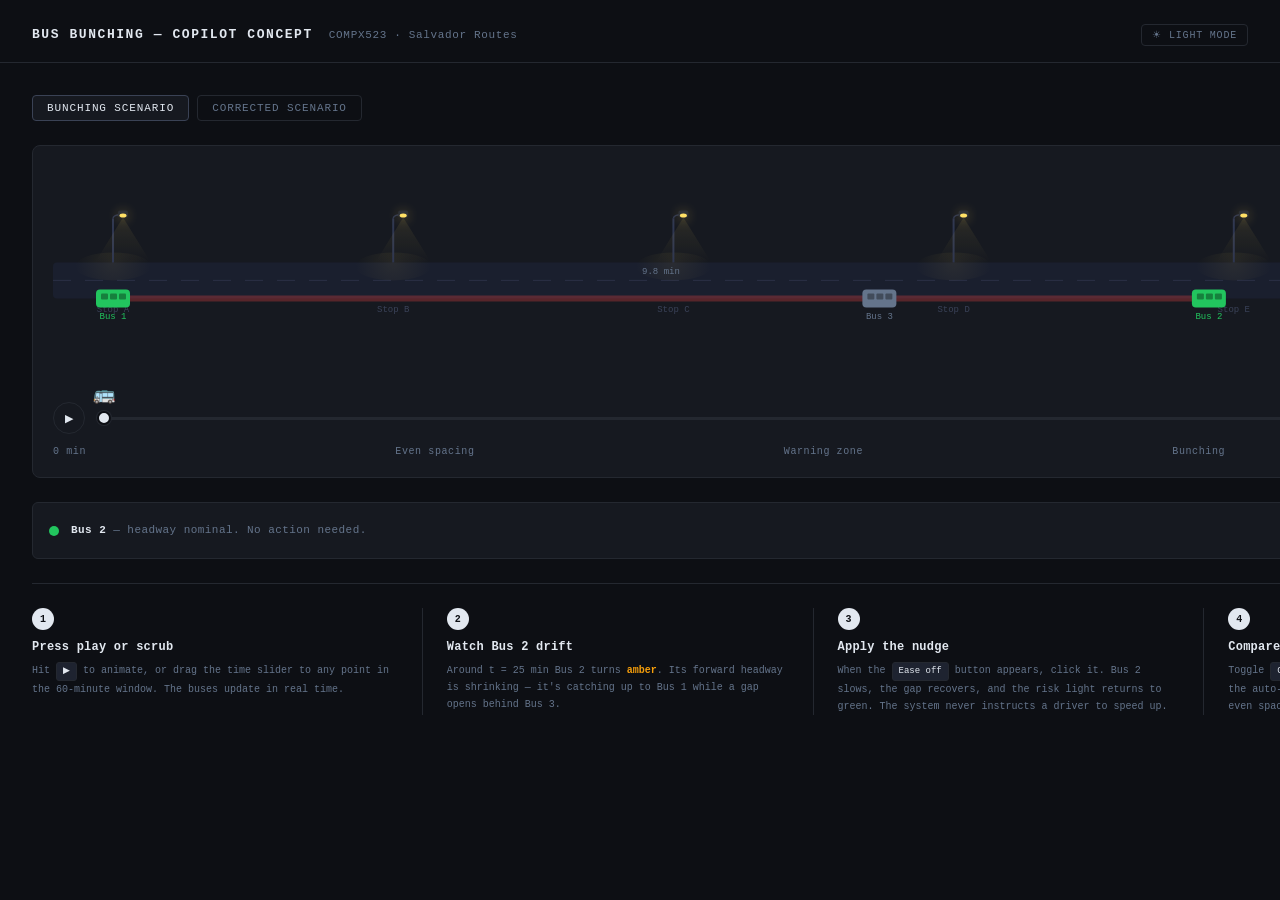
<file: reports/bus-bunching/index.html>
<!DOCTYPE html>
<!-- saved from url=(0078)https://jolly-island-029a8800f.7.azurestaticapps.net/bus-bunching-concept.html -->
<html lang="en"><head><meta http-equiv="Content-Type" content="text/html; charset=UTF-8">

<meta name="viewport" content="width=device-width, initial-scale=1.0">
<meta name="robots" content="noindex">
<title>Bus Bunching — Anti-Bunching Copilot Concept</title>
<link rel="icon" href="/favicon.ico" sizes="any" />
<link rel="icon" type="image/svg+xml" href="/icon.svg" />
<link rel="apple-touch-icon" href="/apple-touch-icon.png" />
<link rel="manifest" href="/site.webmanifest" />
<style>
  *, *::before, *::after { box-sizing: border-box; margin: 0; padding: 0; }

  :root {
    --bg: #f8f9fb;
    --surface: #ffffff;
    --border: #e2e6ed;
    --text: #0f1117;
    --muted: #7c8899;
    --green: #16a34a;
    --amber: #d97706;
    --red: #dc2626;
    --blue: #2563eb;
    --road: #e8ebf0;
    --lane: #d1d8e2;
    --road-fill: #dde2ea;
    --road-dash: #c4ccd8;
    --stop-line: #b0bac8;
    --stop-label: #7c8899;
  }

  body {
    background: var(--bg);
    color: var(--text);
    font-family: 'SF Mono', 'Fira Code', 'Consolas', monospace;
    min-height: 100vh;
    display: flex;
    flex-direction: column;
    overflow-x: hidden;
  }

  header {
    padding: 24px 32px 16px;
    border-bottom: 1px solid var(--border);
    display: flex;
    align-items: baseline;
    gap: 16px;
  }

  header h1 {
    font-size: 13px;
    font-weight: 600;
    letter-spacing: 0.12em;
    text-transform: uppercase;
    color: var(--text);
  }

  header span {
    font-size: 11px;
    color: var(--muted);
    letter-spacing: 0.06em;
  }

  .layout {
    display: grid;
    grid-template-columns: 1fr 280px;
    flex: 1;
    gap: 0;
  }

  /* ── SCENE ── */
  .scene-wrap {
    padding: 32px 32px 0;
    display: flex;
    flex-direction: column;
    gap: 24px;
  }

  .mode-toggle {
    display: flex;
    gap: 8px;
  }

  .mode-btn {
    font-family: inherit;
    font-size: 11px;
    letter-spacing: 0.08em;
    text-transform: uppercase;
    padding: 6px 14px;
    border-radius: 4px;
    border: 1px solid var(--border);
    background: transparent;
    color: var(--muted);
    cursor: pointer;
    transition: all 0.15s;
  }

  .mode-btn.active {
    background: var(--text);
    color: var(--bg);
    border-color: var(--text);
  }

  .sim-container {
    border: 1px solid var(--border);
    border-radius: 8px;
    background: var(--surface);
    padding: 20px 20px 0;
    overflow: hidden;
  }

  .route-canvas-wrap {
    position: relative;
    height: 220px;
  }

  canvas#route {
    width: 100%;
    height: 100%;
    display: block;
  }

  /* ── SCRUBBER ── */
  .controls {
    padding: 16px 0 20px;
    display: flex;
    flex-direction: column;
    gap: 12px;
  }

  .scrubber-row {
    display: flex;
    align-items: center;
    gap: 12px;
  }

  .play-btn {
    width: 32px;
    height: 32px;
    border-radius: 50%;
    border: 1px solid var(--border);
    background: var(--surface);
    color: var(--text);
    cursor: pointer;
    display: flex;
    align-items: center;
    justify-content: center;
    flex-shrink: 0;
    font-size: 11px;
    transition: border-color 0.15s;
  }
  .play-btn:hover { border-color: var(--text); }

  .scrubber-track {
    flex: 1;
    position: relative;
    height: 24px;
    display: flex;
    align-items: center;
  }

  /* ── SCRUBBER BUS ── */
  @keyframes bus-shake {
    0%,100% { transform: translateX(-50%) translateY(0) rotate(0deg); }
    15%      { transform: translateX(-50%) translateY(-2px) rotate(-4deg); }
    30%      { transform: translateX(-50%) translateY(0px) rotate(3deg); }
    45%      { transform: translateX(-50%) translateY(-2px) rotate(-3deg); }
    60%      { transform: translateX(-50%) translateY(0px) rotate(2deg); }
    75%      { transform: translateX(-50%) translateY(-1px) rotate(-2deg); }
  }
  @keyframes bus-bunch-shake {
    0%,100% { transform: translateX(-50%) rotate(0deg); }
    10%      { transform: translateX(calc(-50% - 3px)) rotate(-6deg); }
    20%      { transform: translateX(calc(-50% + 3px)) rotate(6deg); }
    30%      { transform: translateX(calc(-50% - 3px)) rotate(-5deg); }
    40%      { transform: translateX(calc(-50% + 3px)) rotate(5deg); }
    50%      { transform: translateX(calc(-50% - 2px)) rotate(-3deg); }
    60%      { transform: translateX(calc(-50% + 2px)) rotate(3deg); }
    70%      { transform: translateX(-50%) rotate(0deg); }
  }

  .scrubber-bus {
    position: absolute;
    top: -20px;
    font-size: 18px;
    transform: translateX(-50%);
    transition: left 0.05s linear, filter 0.3s;
    pointer-events: none;
    line-height: 1;
    filter: grayscale(0);
    user-select: none;
  }

  .scrubber-bus.warn  {
    animation: bus-shake 0.6s ease-in-out infinite;
    filter: sepia(1) saturate(4) hue-rotate(0deg) brightness(0.9);
  }
  .scrubber-bus.bunch {
    animation: bus-bunch-shake 0.35s ease-in-out infinite;
    filter: sepia(1) saturate(6) hue-rotate(310deg) brightness(0.85);
  }

  input[type=range] {
    -webkit-appearance: none;
    appearance: none;
    width: 100%;
    height: 3px;
    background: var(--border);
    border-radius: 2px;
    outline: none;
    cursor: pointer;
  }

  input[type=range]::-webkit-slider-thumb {
    -webkit-appearance: none;
    width: 14px;
    height: 14px;
    border-radius: 50%;
    background: var(--text);
    border: 2px solid var(--bg);
    box-shadow: 0 0 0 1px var(--border);
    cursor: pointer;
  }

  .time-labels {
    display: flex;
    justify-content: space-between;
    font-size: 10px;
    color: var(--muted);
    letter-spacing: 0.06em;
  }

  .current-time {
    font-size: 11px;
    color: var(--muted);
    text-align: right;
    letter-spacing: 0.04em;
  }

  /* ── NUDGE PANEL ── */
  @keyframes pulse-warn {
    0%, 100% { box-shadow: 0 0 0 0 rgba(217, 119, 6, 0.25); }
    50%       { box-shadow: 0 0 0 6px rgba(217, 119, 6, 0); }
  }
  @keyframes pulse-bunch {
    0%, 100% { box-shadow: 0 0 0 0 rgba(220, 38, 38, 0.25); }
    50%       { box-shadow: 0 0 0 6px rgba(220, 38, 38, 0); }
  }
  @keyframes pulse-dot {
    0%, 100% { opacity: 1; transform: scale(1); }
    50%       { opacity: 0.5; transform: scale(1.4); }
  }

  .nudge-bar {
    display: flex;
    gap: 12px;
    align-items: center;
    padding: 14px 16px;
    border-radius: 6px;
    border: 1px solid var(--border);
    background: var(--surface);
    min-height: 54px;
    transition: background 0.25s, border-color 0.25s;
  }

  .nudge-bar.warn {
    background: rgba(217,119,6,0.07);
    border-color: rgba(217,119,6,0.5);
    animation: pulse-warn 2s ease-in-out infinite;
  }
  .nudge-bar.bunch {
    background: rgba(220,38,38,0.07);
    border-color: rgba(220,38,38,0.5);
    animation: pulse-bunch 1.4s ease-in-out infinite;
  }
  .nudge-bar.ok { border-color: var(--border); animation: none; }

  .nudge-dot {
    width: 10px;
    height: 10px;
    border-radius: 50%;
    flex-shrink: 0;
    transition: background 0.3s;
  }
  .nudge-bar.warn  .nudge-dot,
  .nudge-bar.bunch .nudge-dot { animation: pulse-dot 1.4s ease-in-out infinite; }

  .nudge-text {
    flex: 1;
    font-size: 11px;
    color: var(--muted);
    letter-spacing: 0.04em;
    line-height: 1.5;
  }

  .nudge-bar.warn  .nudge-text { color: rgba(120,70,0,0.85); }
  .nudge-bar.bunch .nudge-text { color: rgba(140,20,20,0.85); }
  .nudge-text strong { color: var(--text); font-weight: 600; }
  .nudge-bar.warn  .nudge-text strong { color: #92400e; }
  .nudge-bar.bunch .nudge-text strong { color: #991b1b; }

  body.dark .nudge-bar.warn  .nudge-text { color: rgba(253,186,116,0.9); }
  body.dark .nudge-bar.bunch .nudge-text { color: rgba(252,165,165,0.9); }
  body.dark .nudge-bar.warn  .nudge-text strong { color: #fbbf24; }
  body.dark .nudge-bar.bunch .nudge-text strong { color: #f87171; }

  .ease-btn {
    font-family: inherit;
    font-size: 10px;
    font-weight: 700;
    letter-spacing: 0.1em;
    text-transform: uppercase;
    padding: 8px 16px;
    border-radius: 4px;
    border: none;
    cursor: pointer;
    transition: all 0.15s;
    flex-shrink: 0;
    opacity: 0;
    pointer-events: none;
    color: #fff;
  }

  .ease-btn.visible {
    opacity: 1;
    pointer-events: auto;
  }

  .ease-btn.warn  { background: var(--amber); }
  .ease-btn.bunch { background: var(--red); }
  .ease-btn.warn:hover  { filter: brightness(1.1); }
  .ease-btn.bunch:hover { filter: brightness(1.1); }

  /* ── SIDEBAR HUD ── */
  .hud {
    border-left: 1px solid var(--border);
    padding: 32px 24px;
    display: flex;
    flex-direction: column;
    gap: 28px;
  }

  .hud-section { display: flex; flex-direction: column; gap: 10px; }

  .hud-label {
    font-size: 10px;
    font-weight: 700;
    letter-spacing: 0.1em;
    text-transform: uppercase;
    color: var(--text);
    margin-bottom: 6px;
  }

  .hud-row {
    display: flex;
    justify-content: space-between;
    align-items: baseline;
    gap: 8px;
    font-size: 11px;
  }

  .hud-key { color: var(--muted); }
  .hud-val { color: var(--text); font-variant-numeric: tabular-nums; }
  .hud-val.green { color: var(--green); }
  .hud-val.amber { color: var(--amber); }
  .hud-val.red   { color: var(--red); }

  .risk-display {
    display: flex;
    align-items: center;
    justify-content: flex-start;
    gap: 12px;
    padding: 14px 16px;
    border-radius: 6px;
    border: 1.5px solid var(--border);
    background: var(--road);
    transition: background 0.3s, border-color 0.3s;
  }

  .risk-display.ok    { background: #dcfce7; border-color: #86efac; }
  .risk-display.warn  { background: #fef3c7; border-color: #fcd34d; }
  .risk-display.bunch { background: #fee2e2; border-color: #fca5a5; }

  body.dark .risk-display.ok    { background: #052e16; border-color: #166534; }
  body.dark .risk-display.warn  { background: #1c1400; border-color: #92400e; }
  body.dark .risk-display.bunch { background: #1f0707; border-color: #991b1b; }

  .risk-display .dot {
    width: 10px; height: 10px;
    border-radius: 50%;
    flex-shrink: 0;
    transition: background 0.3s;
  }

  .risk-display.ok    .dot { background: #16a34a !important; }
  .risk-display.warn  .dot { background: #d97706 !important; }
  .risk-display.bunch .dot { background: #dc2626 !important; }

  body.dark .risk-display.ok    .dot { background: #22c55e !important; }
  body.dark .risk-display.warn  .dot { background: #f59e0b !important; }
  body.dark .risk-display.bunch .dot { background: #ef4444 !important; }

  .risk-display > div {
    display: flex;
    flex-direction: column;
    justify-content: center;
  }

  .risk-display .label {
    font-size: 15px;
    font-weight: 700;
    letter-spacing: 0.1em;
    text-transform: uppercase;
    transition: color 0.3s;
    line-height: 1;
  }

  .risk-display.ok    .label { color: #15803d !important; }
  .risk-display.warn  .label { color: #b45309 !important; }
  .risk-display.bunch .label { color: #b91c1c !important; }

  body.dark .risk-display.ok    .label { color: #86efac !important; }
  body.dark .risk-display.warn  .label { color: #fcd34d !important; }
  body.dark .risk-display.bunch .label { color: #fca5a5 !important; }

  .lead-time {
    font-size: 10px;
    color: var(--muted);
    margin-top: 3px;
    min-height: 14px;
    transition: color 0.3s;
    letter-spacing: 0.04em;
  }

  .divider {
    height: 1px;
    background: var(--border);
  }

  .legend { display: flex; flex-direction: column; gap: 8px; }
  .legend-item { display: flex; align-items: center; gap: 8px; font-size: 11px; color: var(--muted); }
  .legend-dot { width: 8px; height: 8px; border-radius: 50%; flex-shrink: 0; }

  .footnote {
    margin-top: auto;
    font-size: 10px;
    color: var(--muted);
    line-height: 1.6;
    opacity: 0.6;
  }

  /* ── INSTRUCTIONS ── */
  .instructions {
    border-top: 1px solid var(--border);
    padding-top: 24px;
    padding-bottom: 32px;
    display: grid;
    grid-template-columns: repeat(4, 1fr);
    gap: 0;
  }

  .instr-step {
    display: flex;
    flex-direction: column;
    gap: 8px;
    padding-right: 24px;
    border-right: 1px solid var(--border);
    padding-left: 0;
  }

  .instr-step:not(:first-child) {
    padding-left: 24px;
  }

  .instr-step:last-child {
    border-right: none;
    padding-right: 0;
  }

  .instr-num {
    display: flex;
    align-items: center;
    justify-content: center;
    width: 22px;
    height: 22px;
    border-radius: 50%;
    background: var(--text);
    color: var(--bg);
    font-size: 10px;
    font-weight: 700;
    letter-spacing: 0;
    flex-shrink: 0;
    margin-bottom: 2px;
  }

  .instr-title {
    font-size: 12px;
    font-weight: 600;
    color: var(--text);
    letter-spacing: 0.02em;
  }

  .instr-body {
    font-size: 10px;
    color: var(--muted);
    line-height: 1.7;
  }

  .instr-body kbd {
    display: inline-block;
    font-family: inherit;
    font-size: 9px;
    padding: 1px 6px;
    border-radius: 3px;
    border: 1px solid var(--border);
    background: var(--road);
    color: var(--text);
    letter-spacing: 0;
  }

  /* ── THEME TOGGLE ── */
  .theme-btn {
    margin-left: auto;
    font-family: inherit;
    font-size: 10px;
    letter-spacing: 0.08em;
    text-transform: uppercase;
    padding: 4px 10px;
    border-radius: 4px;
    border: 1px solid var(--border);
    background: transparent;
    color: var(--muted);
    cursor: pointer;
    transition: all 0.15s;
  }
  .theme-btn:hover { color: var(--text); border-color: var(--text); }

  /* ── DARK MODE ── */
  body.dark {
    --bg: #0d0f14;
    --surface: #161920;
    --border: #242830;
    --text: #e2e8f0;
    --muted: #64748b;
    --green: #22c55e;
    --amber: #f59e0b;
    --red: #ef4444;
    --blue: #3b82f6;
    --road: #1e2330;
    --lane: #2a3045;
    --road-fill: #1a1f2e;
    --road-dash: #2a3045;
    --stop-line: #2d3548;
    --stop-label: #3a4258;
  }

  body.dark .ease-btn:hover { background: rgba(255,255,255,0.06); }
  body.dark .mode-btn.active { background: var(--surface); color: var(--text); border-color: #3a4255; }
</style>
</head>
<body class="dark">

<header>
  <h1>Bus Bunching — Copilot Concept</h1>
  <span>COMPX523 · Salvador Routes</span>
  <button class="theme-btn" id="themeBtn">☀ Light mode</button>
</header>

<div class="layout">
  <div class="scene-wrap">

    <div class="mode-toggle">
      <button class="mode-btn active" id="btnBunch">Bunching scenario</button>
      <button class="mode-btn" id="btnCorrected">Corrected scenario</button>
    </div>

    <div class="sim-container">
      <div class="route-canvas-wrap">
        <canvas id="route" width="1521" height="220" style="width: 1521px; height: 220px;"></canvas>
      </div>

      <div class="controls">
        <div class="scrubber-row">
          <button class="play-btn" id="playBtn" title="Play / Pause">▶</button>
          <div class="scrubber-track">
            <div class="scrubber-bus" id="scrubberBus" style="left: 7px;">🚌</div>
          <input type="range" id="scrubber" min="0" max="1000" value="0">
          </div>
          <span class="current-time" id="timeLabel">t = 0 min</span>
        </div>
        <div class="time-labels">
          <span>0 min</span>
          <span>Even spacing</span>
          <span>Warning zone</span>
          <span>Bunching</span>
          <span>60 min</span>
        </div>
      </div>
    </div>

    <div class="nudge-bar ok" id="nudgeBar">
      <div class="nudge-dot" id="nudgeDot" style="background: rgb(34, 197, 94);"></div>
      <div class="nudge-text" id="nudgeText"><strong>Bus 2</strong> — headway nominal. No action needed.</div>
      <button class="ease-btn" id="easeBtn">Ease off ↓</button>
    </div>

    <div class="instructions">
      <div class="instr-step">
        <span class="instr-num">1</span>
        <span class="instr-title">Press play or scrub</span>
        <span class="instr-body">Hit <kbd>▶</kbd> to animate, or drag the time slider to any point in the 60-minute window. The buses update in real time.</span>
      </div>
      <div class="instr-step">
        <span class="instr-num">2</span>
        <span class="instr-title">Watch Bus 2 drift</span>
        <span class="instr-body">Around t = 25 min Bus 2 turns <strong style="color:var(--amber)">amber</strong>. Its forward headway is shrinking — it's catching up to Bus 1 while a gap opens behind Bus 3.</span>
      </div>
      <div class="instr-step">
        <span class="instr-num">3</span>
        <span class="instr-title">Apply the nudge</span>
        <span class="instr-body">When the <kbd>Ease off</kbd> button appears, click it. Bus 2 slows, the gap recovers, and the risk light returns to green. The system never instructs a driver to speed up.</span>
      </div>
      <div class="instr-step">
        <span class="instr-num">4</span>
        <span class="instr-title">Compare scenarios</span>
        <span class="instr-body">Toggle <kbd>Corrected scenario</kbd> to replay the same timeline with the auto-nudge firing at the warning threshold — and see how even spacing is preserved throughout.</span>
      </div>
    </div>

  </div>

  <div class="hud">
    <div class="hud-section">
      <div class="hud-label">Bus 2 · Forward headway</div>
      <div class="hud-row">
        <span class="hud-key">Headway</span>
        <span class="hud-val" id="hudHeadway">9.8 min</span>
      </div>
      <div class="hud-row">
        <span class="hud-key">Local median</span>
        <span class="hud-val" id="hudMedian">9.8 min</span>
      </div>
      <div class="hud-row">
        <span class="hud-key">Ratio</span>
        <span class="hud-val green" id="hudRatio">1.00</span>
      </div>
      <div class="hud-row">
        <span class="hud-key">Dwell pressure</span>
        <span class="hud-val green" id="hudDwell">low</span>
      </div>
    </div>

    <div class="divider"></div>

    <div class="hud-section">
      <div class="hud-label">Risk assessment</div>
      <div class="risk-display ok" id="riskDisplay">
        <div class="dot" id="riskDot" style="background: rgb(34, 197, 94);"></div>
        <div>
          <div class="label" id="riskLabel" style="color: rgb(34, 197, 94);">OK</div>
          <div class="lead-time" id="leadTime" style="color: var(--muted);">Headway normal</div>
        </div>
      </div>
    </div>

    <div class="divider"></div>

    <div class="hud-section">
      <div class="hud-label">Headway gaps</div>
      <div class="hud-row">
        <span class="hud-key">Bus 1 → Bus 2</span>
        <span class="hud-val" id="hudGap12">9.8 min</span>
      </div>
      <div class="hud-row">
        <span class="hud-key">Bus 2 → Bus 3</span>
        <span class="hud-val" id="hudGap23">10.6 min</span>
      </div>
      <div class="hud-row">
        <span class="hud-key">Gap behind Bus 3</span>
        <span class="hud-val amber" id="hudGap3">24.6 min</span>
      </div>
    </div>

    <div class="divider"></div>

    <div class="legend">
      <div class="hud-label">Risk thresholds</div>
      <div class="legend-item"><div class="legend-dot" style="background:var(--green)"></div>Ok — ratio ≥ 0.60</div>
      <div class="legend-item"><div class="legend-dot" style="background:var(--amber)"></div>Warning — 0.40–0.60</div>
      <div class="legend-item"><div class="legend-dot" style="background:var(--red)"></div>Bunching — ratio &lt; 0.40</div>
    </div>

    <div class="footnote">
      Based on ARF model from<br>COMPX523 · Univ. of Waikato.<br>
      Nudge = ease off only.<br>Never speed up.
    </div>
  </div>
</div>

<script>
// ─────────────────────────────────────────────
// SIMULATION STATE
// ─────────────────────────────────────────────

const STOPS = 6;
const MEDIAN_HEADWAY = 9.8;  // minutes
const TOTAL_SIM = 60;        // minutes
const ALPHA = 0.40;
const BETA  = 0.60;

let mode = 'bunch';   // 'bunch' | 'corrected'
let playing = false;
let rafId = null;
let lastTs = null;
let simTime = 0;       // 0..60
let nudgeActive = false;
let nudgeEnd = -1;

const scrubber = document.getElementById('scrubber');
const playBtn  = document.getElementById('playBtn');
const timeLabel = document.getElementById('timeLabel');

// ─────────────────────────────────────────────
// SIMULATION CURVES
// ─────────────────────────────────────────────

// Returns headway ratio for bus 2 at time t (bunching scenario)
function ratioAtTime(t, nudged) {
  if (nudged) {
    // Recovery curve after nudge
    const offset = nudgeEnd - 5;
    if (t < offset) return ratioAtTimeBunch(t);
    const progress = Math.min((t - offset) / 15, 1);
    const start = ratioAtTimeBunch(offset);
    return start + (1.0 - start) * easeOut(progress);
  }
  return ratioAtTimeBunch(t);
}

function ratioAtTimeBunch(t) {
  // Smooth decay: 1.0 → 0.28 over 60 min
  // Stays near 1.0 until ~t=15, then drifts
  if (t < 15) return 1.0 - 0.01 * t;
  const x = (t - 15) / 45;
  return 1.0 - 0.72 * Math.pow(x, 1.4);
}

function easeOut(x) { return 1 - Math.pow(1 - x, 2); }

function headwayFromRatio(ratio) {
  return (ratio * MEDIAN_HEADWAY).toFixed(1);
}

// Gap 1→2, 2→3, behind 3 from ratio
function gapsFromRatio(ratio) {
  const h12 = ratio * MEDIAN_HEADWAY;
  // Gap grows inversely: total spacing = 45 min (3 buses on 45 min cycle)
  const total = 45;
  const h23 = Math.max(0.5, Math.min(h12 * 1.08, total - h12 - 2));
  const h3  = Math.max(0.5, total - h12 - h23);
  return { h12, h23, h3 };
}

function riskClass(ratio) {
  if (ratio < ALPHA) return 'bunching';
  if (ratio < BETA)  return 'warning';
  return 'ok';
}

// ─────────────────────────────────────────────
// CANVAS DRAWING
// ─────────────────────────────────────────────

const canvas  = document.getElementById('route');
const ctx     = canvas.getContext('2d');

function resizeCanvas() {
  const wrap = canvas.parentElement;
  canvas.width  = wrap.clientWidth  * devicePixelRatio;
  canvas.height = wrap.clientHeight * devicePixelRatio;
  canvas.style.width  = wrap.clientWidth  + 'px';
  canvas.style.height = wrap.clientHeight + 'px';
  ctx.scale(devicePixelRatio, devicePixelRatio);
}

window.addEventListener('resize', () => { resizeCanvas(); drawScene(); });
resizeCanvas();

function drawScene() {
  const W = canvas.clientWidth;
  const H = canvas.clientHeight;
  ctx.clearRect(0, 0, W, H);

  const roadY  = H * 0.52;
  const roadH  = 36;
  const busY   = roadY + roadH * 0.5;

  const cs = getComputedStyle(document.documentElement);
  const clRoadFill  = getComputedStyle(document.body).getPropertyValue('--road-fill').trim() || '#dde2ea';
  const clRoadDash  = getComputedStyle(document.body).getPropertyValue('--road-dash').trim() || '#c4ccd8';
  const clStopLine  = getComputedStyle(document.body).getPropertyValue('--stop-line').trim() || '#b0bac8';
  const clStopLabel = getComputedStyle(document.body).getPropertyValue('--stop-label').trim() || '#7c8899';
  const clMuted     = getComputedStyle(document.body).getPropertyValue('--muted').trim() || '#7c8899';

  // ── road ──
  ctx.fillStyle = clRoadFill;
  roundRect(ctx, 0, roadY - roadH/2, W, roadH, 4);
  ctx.fill();

  // center line dashes
  ctx.strokeStyle = clRoadDash;
  ctx.lineWidth = 1;
  ctx.setLineDash([18, 14]);
  ctx.beginPath();
  ctx.moveTo(0, roadY);
  ctx.lineTo(W, roadY);
  ctx.stroke();
  ctx.setLineDash([]);

  // ── stops ──
  const stopPad = 60;
  const stopSpacing = (W - stopPad * 2) / (STOPS - 1);
  const stopLabels = ['A', 'B', 'C', 'D', 'E', 'F'];
  const isDark = document.body.classList.contains('dark');

  for (let i = 0; i < STOPS; i++) {
    const x = stopPad + i * stopSpacing;

    if (isDark) {
      // ── street light ──
      const poleX  = x;
      const poleBase = roadY - roadH/2;
      const poleTop  = poleBase - 48;
      const armLen   = 10;
      const headX    = poleX + armLen;
      const headY    = poleTop;

      // ground glow pool
      const pool = ctx.createRadialGradient(poleX, poleBase, 0, poleX, poleBase, 38);
      pool.addColorStop(0,   'rgba(255,220,100,0.07)');
      pool.addColorStop(1,   'rgba(255,220,100,0)');
      ctx.fillStyle = pool;
      ctx.beginPath();
      ctx.ellipse(poleX, poleBase + 4, 38, 14, 0, 0, Math.PI * 2);
      ctx.fill();

      // pole
      ctx.strokeStyle = '#2e3650';
      ctx.lineWidth = 2;
      ctx.beginPath();
      ctx.moveTo(poleX, poleBase);
      ctx.lineTo(poleX, poleTop + 4);
      ctx.stroke();

      // arm curve
      ctx.strokeStyle = '#2e3650';
      ctx.lineWidth = 1.5;
      ctx.beginPath();
      ctx.moveTo(poleX, poleTop + 4);
      ctx.quadraticCurveTo(poleX, poleTop, headX, headY);
      ctx.stroke();

      // lamp head housing
      ctx.fillStyle = '#1e2535';
      roundRect(ctx, headX - 5, headY - 4, 10, 7, 2);
      ctx.fill();

      // lamp glow
      ctx.shadowColor = 'rgba(255,210,80,0.9)';
      ctx.shadowBlur  = 12;
      ctx.fillStyle   = '#ffe066';
      ctx.beginPath();
      ctx.ellipse(headX, headY + 1, 3.5, 2, 0, 0, Math.PI * 2);
      ctx.fill();
      ctx.shadowBlur = 0;

      // cone of light downward
      const cone = ctx.createLinearGradient(headX, headY, headX, poleBase);
      cone.addColorStop(0,   'rgba(255,220,100,0.10)');
      cone.addColorStop(1,   'rgba(255,220,100,0)');
      ctx.fillStyle = cone;
      ctx.beginPath();
      ctx.moveTo(headX, headY + 3);
      ctx.lineTo(headX - 28, poleBase);
      ctx.lineTo(headX + 28, poleBase);
      ctx.closePath();
      ctx.fill();

      // stop label below road
      ctx.fillStyle = '#3a4258';
      ctx.font = '9px SF Mono, monospace';
      ctx.textAlign = 'center';
      ctx.fillText('Stop ' + stopLabels[i], x, roadY + roadH/2 + 14);

    } else {
      // ── day mode: simple tick line + label ──
      ctx.strokeStyle = clStopLine;
      ctx.lineWidth = 1.5;
      ctx.beginPath();
      ctx.moveTo(x, roadY - roadH/2 - 8);
      ctx.lineTo(x, roadY + roadH/2 + 8);
      ctx.stroke();

      ctx.fillStyle = clStopLabel;
      ctx.font = '10px SF Mono, monospace';
      ctx.textAlign = 'center';
      ctx.fillText('Stop ' + stopLabels[i], x, roadY - roadH/2 - 14);
    }
  }

  // ── compute bus positions from ratio ──
  const useNudge = mode === 'corrected' || nudgeActive;
  const ratio    = ratioAtTime(simTime, useNudge && mode === 'bunch');
  const { h12, h23, h3 } = gapsFromRatio(ratio);

  // Map headway time → screen x position using a circular route
  // Route = W-120px wide, buses loop continuously
  const routeLen = W - stopPad * 2;
  const totalHeadway = 45; // minutes (3 buses, even = 15 each)

  // Bus 1 is the leader. Its position advances linearly with simTime.
  const cycleLen = totalHeadway;
  const bus1t = (simTime % cycleLen) / cycleLen;
  const bus2t = ((simTime - h12 + cycleLen) % cycleLen) / cycleLen;
  const bus3t = ((simTime - h12 - h23 + cycleLen * 2) % cycleLen) / cycleLen;

  const bus1x = stopPad + (bus1t * routeLen) % routeLen;
  const bus2x = stopPad + (bus2t * routeLen) % routeLen;
  const bus3x = stopPad + (bus3t * routeLen) % routeLen;

  const risk = riskClass(ratio);

  // ── gap arcs between buses ──
  drawGapLine(ctx, bus1x, bus2x, busY, risk, routeLen, stopPad, W);

  // ── draw buses ──
  drawBus(ctx, bus1x, busY, '#22c55e', '1', 'ok');
  drawBus(ctx, bus2x, busY, riskColor(risk), '2', risk);
  drawBus(ctx, bus3x, busY, clMuted, '3', 'ok');

  // ── headway label ──
  if (bus2x > bus1x + 40) {
    const midX = (bus1x + bus2x) / 2;
    ctx.fillStyle = clMuted;
    ctx.font = '9px SF Mono, monospace';
    ctx.textAlign = 'center';
    ctx.fillText(h12.toFixed(1) + ' min', midX, busY - 24);
  }
}

function riskColor(risk) {
  if (risk === 'bunching') return '#ef4444';
  if (risk === 'warning')  return '#f59e0b';
  return '#22c55e';
}

function drawBus(ctx, x, y, color, label, risk) {
  const w = 34, h = 18, r = 4;

  // glow for non-ok
  if (risk !== 'ok') {
    ctx.shadowColor  = color;
    ctx.shadowBlur   = risk === 'bunching' ? 16 : 8;
  }

  ctx.fillStyle = color;
  roundRect(ctx, x - w/2, y - h/2, w, h, r);
  ctx.fill();
  ctx.shadowBlur = 0;

  // windows
  ctx.fillStyle = 'rgba(0,0,0,0.35)';
  for (let i = 0; i < 3; i++) {
    roundRect(ctx, x - w/2 + 5 + i * 9, y - h/2 + 4, 7, 6, 1);
    ctx.fill();
  }

  // label under bus
  ctx.fillStyle = color;
  ctx.font = '9px SF Mono, monospace';
  ctx.textAlign = 'center';
  ctx.fillText('Bus ' + label, x, y + h/2 + 12);
}

function drawGapLine(ctx, x1, x2, y, risk, routeLen, pad, W) {
  if (x2 >= x1) {
    // normal case: bus2 is behind bus1
    const gap = x1 - x2;
    if (gap < 6) {
      // bunching visual — overlap glow
      ctx.strokeStyle = 'rgba(239,68,68,0.3)';
      ctx.lineWidth = 6;
      ctx.beginPath();
      ctx.moveTo(x2, y);
      ctx.lineTo(x1, y);
      ctx.stroke();
    }
  }
}

function roundRect(ctx, x, y, w, h, r) {
  ctx.beginPath();
  ctx.moveTo(x + r, y);
  ctx.lineTo(x + w - r, y);
  ctx.quadraticCurveTo(x + w, y, x + w, y + r);
  ctx.lineTo(x + w, y + h - r);
  ctx.quadraticCurveTo(x + w, y + h, x + w - r, y + h);
  ctx.lineTo(x + r, y + h);
  ctx.quadraticCurveTo(x, y + h, x, y + h - r);
  ctx.lineTo(x, y + r);
  ctx.quadraticCurveTo(x, y, x + r, y);
  ctx.closePath();
}

// ─────────────────────────────────────────────
// HUD UPDATE
// ─────────────────────────────────────────────

function updateHUD() {
  const useNudge = (mode === 'corrected') || nudgeActive;
  const ratio    = ratioAtTime(simTime, useNudge && mode === 'bunch');
  const risk     = riskClass(ratio);
  const headway  = parseFloat(headwayFromRatio(ratio));
  const { h12, h23, h3 } = gapsFromRatio(ratio);

  // Metrics
  document.getElementById('hudHeadway').textContent = headway.toFixed(1) + ' min';
  document.getElementById('hudMedian').textContent  = MEDIAN_HEADWAY + ' min';

  const ratioEl = document.getElementById('hudRatio');
  ratioEl.textContent = ratio.toFixed(2);
  ratioEl.className = 'hud-val ' + (risk === 'ok' ? 'green' : risk === 'warning' ? 'amber' : 'red');

  const dwell = ratio < 0.5 ? 'high' : ratio < 0.75 ? 'moderate' : 'low';
  const dwellEl = document.getElementById('hudDwell');
  dwellEl.textContent = dwell;
  dwellEl.className = 'hud-val ' + (dwell === 'high' ? 'red' : dwell === 'moderate' ? 'amber' : 'green');

  // Gap panel
  document.getElementById('hudGap12').textContent = h12.toFixed(1) + ' min';
  document.getElementById('hudGap23').textContent = h23.toFixed(1) + ' min';

  const gap3El = document.getElementById('hudGap3');
  gap3El.textContent = h3.toFixed(1) + ' min';
  gap3El.className   = 'hud-val ' + (h3 > 25 ? 'red' : h3 > 15 ? 'amber' : 'green');

  // Risk display
  const color = riskColor(risk);
  const riskEl = document.getElementById('riskDisplay');
  riskEl.className = 'risk-display ' + (risk === 'ok' ? 'ok' : risk === 'warning' ? 'warn' : 'bunch');
  document.getElementById('riskDot').style.background   = color;
  document.getElementById('riskLabel').style.color      = color;
  document.getElementById('riskLabel').textContent      = risk.toUpperCase();

  const leadEl = document.getElementById('leadTime');
  if (risk === 'warning') {
    const minsLeft = Math.max(0, Math.round((ALPHA - ratio) / 0.012));
    leadEl.textContent  = '~' + Math.min(minsLeft, 26) + ' min to bunching';
    leadEl.style.color  = 'var(--amber)';
  } else if (risk === 'bunching') {
    leadEl.textContent = 'Bunching active';
    leadEl.style.color = 'var(--red)';
  } else {
    leadEl.textContent = 'Headway normal';
    leadEl.style.color = 'var(--muted)';
  }

  // Nudge bar
  const bar    = document.getElementById('nudgeBar');
  const dot    = document.getElementById('nudgeDot');
  const text   = document.getElementById('nudgeText');
  const easeBtn = document.getElementById('easeBtn');

  bar.className  = 'nudge-bar ' + (risk === 'ok' ? 'ok' : risk === 'warning' ? 'warn' : 'bunch');
  dot.style.background = color;

  if (nudgeActive && mode === 'bunch') {
    text.innerHTML = '<strong>Bus 2</strong> — easing off. Gap recovering…';
    easeBtn.className = 'ease-btn';
  } else if (mode === 'corrected' && risk !== 'ok') {
    text.innerHTML = '<strong>Bus 2</strong> — auto-nudge applied. Gap recovering.';
    easeBtn.className = 'ease-btn';
  } else if (risk === 'warning') {
    text.innerHTML = '<strong>Bus 2</strong> — headway falling. Ease off to restore gap.';
    easeBtn.className = 'ease-btn warn visible';
    easeBtn.textContent = 'Ease off ↓';
  } else if (risk === 'bunching') {
    text.innerHTML = '<strong>Bus 2</strong> — bunching. Hold briefly to let gap open.';
    easeBtn.className = 'ease-btn bunch visible';
    easeBtn.textContent = 'Hold briefly ↓';
  } else {
    text.innerHTML = '<strong>Bus 2</strong> — headway nominal. No action needed.';
    easeBtn.className = 'ease-btn';
  }
}

// ─────────────────────────────────────────────
// ANIMATION LOOP
// ─────────────────────────────────────────────

function tick(ts) {
  if (!playing) return;
  if (!lastTs) lastTs = ts;
  const dt = (ts - lastTs) / 1000;
  lastTs = ts;

  simTime += dt * 4; // 4x speed
  if (simTime >= TOTAL_SIM) { simTime = 0; nudgeActive = false; }

  scrubber.value = (simTime / TOTAL_SIM) * 1000;
  timeLabel.textContent = 't = ' + Math.round(simTime) + ' min';

  // auto-nudge in corrected mode
  if (mode === 'corrected') {
    const ratio = ratioAtTimeBunch(simTime);
    if (riskClass(ratio) !== 'ok' && !nudgeActive) {
      nudgeActive = true;
      nudgeEnd = simTime + 5;
    }
  }

  drawScene();
  updateHUD();
  updateScrubberBus();
  rafId = requestAnimationFrame(tick);
}

function updateScrubberBus() {
  const bus   = document.getElementById('scrubberBus');
  const track = document.getElementById('scrubber');
  const min = parseFloat(track.min);
  const max = parseFloat(track.max);
  const pct = (parseFloat(track.value) - min) / (max - min);
  const trackW = track.getBoundingClientRect().width;
  // account for thumb width (7px each side)
  const thumbR = 7;
  bus.style.left = (thumbR + pct * (trackW - thumbR * 2)) + 'px';

  const ratio = ratioAtTime(simTime, (mode === 'corrected' || nudgeActive) && mode === 'bunch');
  const risk  = riskClass(ratio);
  bus.className = 'scrubber-bus' + (risk === 'warning' ? ' warn' : risk === 'bunching' ? ' bunch' : '');
}

function setPlaying(val) {
  playing = val;
  playBtn.textContent = val ? '⏸' : '▶';
  if (val) { lastTs = null; rafId = requestAnimationFrame(tick); }
}

playBtn.addEventListener('click', () => setPlaying(!playing));

scrubber.addEventListener('input', () => {
  simTime = (scrubber.value / 1000) * TOTAL_SIM;
  timeLabel.textContent = 't = ' + Math.round(simTime) + ' min';
  drawScene();
  updateHUD();
  updateScrubberBus();
});

// ─────────────────────────────────────────────
// MODE TOGGLE
// ─────────────────────────────────────────────

document.getElementById('btnBunch').addEventListener('click', () => {
  mode = 'bunch';
  nudgeActive = false;
  document.getElementById('btnBunch').classList.add('active');
  document.getElementById('btnCorrected').classList.remove('active');
  drawScene(); updateHUD();
});

document.getElementById('btnCorrected').addEventListener('click', () => {
  mode = 'corrected';
  nudgeActive = false;
  document.getElementById('btnCorrected').classList.add('active');
  document.getElementById('btnBunch').classList.remove('active');
  drawScene(); updateHUD();
});

// ─────────────────────────────────────────────
// NUDGE ACTION
// ─────────────────────────────────────────────

document.getElementById('easeBtn').addEventListener('click', () => {
  if (mode !== 'bunch') return;
  nudgeActive = true;
  nudgeEnd = simTime + 5;
  drawScene(); updateHUD();
});

// ─────────────────────────────────────────────
// THEME TOGGLE
// ─────────────────────────────────────────────

document.getElementById('themeBtn').addEventListener('click', () => {
  const isDark = document.body.classList.toggle('dark');
  document.getElementById('themeBtn').textContent = isDark ? '☀ Light mode' : '☾ Dark mode';

  drawScene();
  updateHUD();
});

// ─────────────────────────────────────────────
// INIT
// ─────────────────────────────────────────────

drawScene();
updateHUD();
updateScrubberBus();
</script>


<browser-mcp-container data-wxt-shadow-root=""><template shadowrootmode="open">
<!-- saved from url=(0078)https://jolly-island-029a8800f.7.azurestaticapps.net/bus-bunching-concept.html -->
<html><head><style>/*! tailwindcss v4.0.17 | MIT License | https://tailwindcss.com */@layer theme{:host,:host{--font-sans:ui-sans-serif,system-ui,sans-serif,"Apple Color Emoji","Segoe UI Emoji","Segoe UI Symbol","Noto Color Emoji";--font-mono:ui-monospace,SFMono-Regular,Menlo,Monaco,Consolas,"Liberation Mono","Courier New",monospace;--color-red-700:oklch(.505 .213 27.518);--color-blue-300:oklch(.809 .105 251.813);--color-blue-700:oklch(.488 .243 264.376);--color-gray-50:oklch(.985 .002 247.839);--color-gray-100:oklch(.967 .003 264.542);--color-gray-300:oklch(.872 .01 258.338);--color-gray-400:oklch(.707 .022 261.325);--color-gray-500:oklch(.551 .027 264.364);--color-gray-700:oklch(.373 .034 259.733);--color-gray-800:oklch(.278 .033 256.848);--color-gray-900:oklch(.21 .034 264.665);--color-black:#000;--color-white:#fff;--spacing:4px;--container-lg:512px;--text-xs:12px;--text-xs--line-height:calc(1/.75);--text-sm:14px;--text-sm--line-height:calc(1.25/.875);--text-base:16px;--text-base--line-height: 1.5 ;--text-lg:18px;--text-lg--line-height:calc(1.75/1.125);--font-weight-medium:500;--font-weight-semibold:600;--tracking-tight:-.025em;--tracking-widest:.1em;--leading-relaxed:1.625;--radius-xs:2px;--ease-in:cubic-bezier(.4,0,1,1);--animate-spin:spin 1s linear infinite;--animate-pulse:pulse 2s cubic-bezier(.4,0,.6,1)infinite;--default-transition-duration:.15s;--default-transition-timing-function:cubic-bezier(.4,0,.2,1)}}@layer base{*,:after,:before,::backdrop{box-sizing:border-box;border:0 solid;margin:0;padding:0}::file-selector-button{box-sizing:border-box;border:0 solid;margin:0;padding:0}html,:host{-webkit-text-size-adjust:100%;-moz-tab-size:4;tab-size:4;font-feature-settings:initial;font-variation-settings:initial;-webkit-tap-highlight-color:transparent;font-family:ui-sans-serif,system-ui,sans-serif,Apple Color Emoji,Segoe UI Emoji,Segoe UI Symbol,Noto Color Emoji;line-height:1.5}hr{height:0;color:inherit;border-top-width:1px}abbr:where([title]){-webkit-text-decoration:underline dotted;text-decoration:underline dotted}h1,h2,h3,h4,h5,h6{font-size:inherit;font-weight:inherit}a{color:inherit;-webkit-text-decoration:inherit;text-decoration:inherit}b,strong{font-weight:bolder}code,kbd,samp,pre{font-feature-settings:initial;font-variation-settings:initial;font-family:ui-monospace,SFMono-Regular,Menlo,Monaco,Consolas,Liberation Mono,Courier New,monospace;font-size:1em}small{font-size:80%}sub,sup{vertical-align:baseline;font-size:75%;line-height:0;position:relative}sub{bottom:-.25em}sup{top:-.5em}table{text-indent:0;border-color:inherit;border-collapse:collapse}:-moz-focusring{outline:auto}progress{vertical-align:baseline}summary{display:list-item}ol,ul,menu{list-style:none}img,svg,video,canvas,audio,iframe,embed,object{vertical-align:middle;display:block}img,video{max-width:100%;height:auto}button,input,select,optgroup,textarea{font:inherit;font-feature-settings:inherit;font-variation-settings:inherit;letter-spacing:inherit;color:inherit;opacity:1;background-color:#0000;border-radius:0}::file-selector-button{font:inherit;font-feature-settings:inherit;font-variation-settings:inherit;letter-spacing:inherit;color:inherit;opacity:1;background-color:#0000;border-radius:0}:where(select:is([multiple],[size])) optgroup{font-weight:bolder}:where(select:is([multiple],[size])) optgroup option{padding-inline-start:20px}::file-selector-button{margin-inline-end:4px}::placeholder{opacity:1}@supports (not ((-webkit-appearance:-apple-pay-button))) or (contain-intrinsic-size:1px){::placeholder{color:color-mix(in oklab,currentColor 50%,transparent)}}textarea{resize:vertical}::-webkit-search-decoration{-webkit-appearance:none}::-webkit-date-and-time-value{min-height:1lh;text-align:inherit}::-webkit-datetime-edit{padding-block:0}::-webkit-datetime-edit-year-field{padding-block:0}::-webkit-datetime-edit-month-field{padding-block:0}::-webkit-datetime-edit-day-field{padding-block:0}::-webkit-datetime-edit-hour-field{padding-block:0}::-webkit-datetime-edit-minute-field{padding-block:0}::-webkit-datetime-edit-second-field{padding-block:0}::-webkit-datetime-edit-millisecond-field{padding-block:0}::-webkit-datetime-edit-meridiem-field{padding-block:0}:-moz-ui-invalid{box-shadow:none}button,input:where([type=button],[type=reset],[type=submit]){-webkit-appearance:button;-moz-appearance:button;appearance:button}::file-selector-button{-webkit-appearance:button;-moz-appearance:button;appearance:button}::-webkit-inner-spin-button{height:auto}::-webkit-outer-spin-button{height:auto}[hidden]:where(:not([hidden=until-found])){display:none!important}*{border-color:var(--border);outline-color:color-mix(in oklab,var(--ring)50%,transparent)}body{background-color:var(--background);color:var(--foreground)}button:not(:disabled),[role=button]:not(:disabled){cursor:pointer}:host{all:initial!important;font-family:var(--font-sans)!important;font-size:var(--text-base)!important;line-height:var(--tw-leading,var(--text-base--line-height))!important}:host,:host *{border-color:var(--border)}:host{background-color:var(--background)!important;color:var(--foreground)!important}[type=text],input:where(:not([type])),[type=email],[type=url],[type=password],[type=number],[type=date],[type=datetime-local],[type=month],[type=search],[type=tel],[type=time],[type=week],[multiple],textarea,select{-webkit-appearance:none;-moz-appearance:none;appearance:none;border-color:#6a7282;--tw-shadow:0 0 #0000;background-color:#fff;border-width:1px;border-radius:0;padding:8px 12px;font-size:16px;line-height:24px}:is([type=text],input:where(:not([type])),[type=email],[type=url],[type=password],[type=number],[type=date],[type=datetime-local],[type=month],[type=search],[type=tel],[type=time],[type=week],[multiple],textarea,select):focus{outline-offset:2px;--tw-ring-inset:var(--tw-empty, );--tw-ring-offset-width:0px;--tw-ring-offset-color:#fff;--tw-ring-color:oklch(.546 .245 262.881);--tw-ring-offset-shadow:var(--tw-ring-inset)0 0 0 var(--tw-ring-offset-width)var(--tw-ring-offset-color);--tw-ring-shadow:var(--tw-ring-inset)0 0 0 calc(1px + var(--tw-ring-offset-width))var(--tw-ring-color);box-shadow:var(--tw-ring-offset-shadow),var(--tw-ring-shadow),var(--tw-shadow);border-color:#155dfc;outline:2px solid #0000}input::placeholder,textarea::placeholder{color:#6a7282;opacity:1}::-webkit-datetime-edit-fields-wrapper{padding:0}::-webkit-date-and-time-value{min-height:1.5em}::-webkit-date-and-time-value{text-align:inherit}::-webkit-datetime-edit{display:inline-flex}::-webkit-datetime-edit{padding-top:0;padding-bottom:0}::-webkit-datetime-edit-year-field{padding-top:0;padding-bottom:0}::-webkit-datetime-edit-month-field{padding-top:0;padding-bottom:0}::-webkit-datetime-edit-day-field{padding-top:0;padding-bottom:0}::-webkit-datetime-edit-hour-field{padding-top:0;padding-bottom:0}::-webkit-datetime-edit-minute-field{padding-top:0;padding-bottom:0}::-webkit-datetime-edit-second-field{padding-top:0;padding-bottom:0}::-webkit-datetime-edit-millisecond-field{padding-top:0;padding-bottom:0}::-webkit-datetime-edit-meridiem-field{padding-top:0;padding-bottom:0}select{-webkit-print-color-adjust:exact;print-color-adjust:exact;background-image:url("data:image/svg+xml,%3csvg xmlns='http://www.w3.org/2000/svg' fill='none' viewBox='0 0 20 20'%3e%3cpath stroke='oklch(0.551 0.027 264.364)' stroke-linecap='round' stroke-linejoin='round' stroke-width='1.5' d='M6 8l4 4 4-4'/%3e%3c/svg%3e");background-position:right 8px center;background-repeat:no-repeat;background-size:1.5em 1.5em;padding-right:40px}[multiple],[size]:where(select:not([size="1"])){background-image:initial;background-position:initial;background-repeat:unset;background-size:initial;-webkit-print-color-adjust:unset;print-color-adjust:unset;padding-right:12px}[type=checkbox],[type=radio]{-webkit-appearance:none;-moz-appearance:none;appearance:none;-webkit-print-color-adjust:exact;print-color-adjust:exact;vertical-align:middle;-webkit-user-select:none;user-select:none;width:16px;height:16px;color:#155dfc;border-color:#6a7282;--tw-shadow:0 0 #0000;background-color:#fff;background-origin:border-box;border-width:1px;flex-shrink:0;padding:0;display:inline-block}[type=checkbox]{border-radius:0}[type=radio]{border-radius:100%}[type=checkbox]:focus,[type=radio]:focus{outline-offset:2px;--tw-ring-inset:var(--tw-empty, );--tw-ring-offset-width:2px;--tw-ring-offset-color:#fff;--tw-ring-color:oklch(.546 .245 262.881);--tw-ring-offset-shadow:var(--tw-ring-inset)0 0 0 var(--tw-ring-offset-width)var(--tw-ring-offset-color);--tw-ring-shadow:var(--tw-ring-inset)0 0 0 calc(2px + var(--tw-ring-offset-width))var(--tw-ring-color);box-shadow:var(--tw-ring-offset-shadow),var(--tw-ring-shadow),var(--tw-shadow);outline:2px solid #0000}[type=checkbox]:checked,[type=radio]:checked{background-color:currentColor;background-position:50%;background-repeat:no-repeat;background-size:100% 100%;border-color:#0000}[type=checkbox]:checked{background-image:url("data:image/svg+xml,%3csvg viewBox='0 0 16 16' fill='white' xmlns='http://www.w3.org/2000/svg'%3e%3cpath d='M12.207 4.793a1 1 0 010 1.414l-5 5a1 1 0 01-1.414 0l-2-2a1 1 0 011.414-1.414L6.5 9.086l4.293-4.293a1 1 0 011.414 0z'/%3e%3c/svg%3e")}@media (forced-colors:active){[type=checkbox]:checked{-webkit-appearance:auto;-moz-appearance:auto;appearance:auto}}[type=radio]:checked{background-image:url("data:image/svg+xml,%3csvg viewBox='0 0 16 16' fill='white' xmlns='http://www.w3.org/2000/svg'%3e%3ccircle cx='8' cy='8' r='3'/%3e%3c/svg%3e")}@media (forced-colors:active){[type=radio]:checked{-webkit-appearance:auto;-moz-appearance:auto;appearance:auto}}[type=checkbox]:checked:hover,[type=checkbox]:checked:focus,[type=radio]:checked:hover,[type=radio]:checked:focus{background-color:currentColor;border-color:#0000}[type=checkbox]:indeterminate{background-color:currentColor;background-image:url("data:image/svg+xml,%3csvg xmlns='http://www.w3.org/2000/svg' fill='none' viewBox='0 0 16 16'%3e%3cpath stroke='white' stroke-linecap='round' stroke-linejoin='round' stroke-width='2' d='M4 8h8'/%3e%3c/svg%3e");background-position:50%;background-repeat:no-repeat;background-size:100% 100%;border-color:#0000}@media (forced-colors:active){[type=checkbox]:indeterminate{-webkit-appearance:auto;-moz-appearance:auto;appearance:auto}}[type=checkbox]:indeterminate:hover,[type=checkbox]:indeterminate:focus{background-color:currentColor;border-color:#0000}[type=file]{background:unset;border-color:inherit;font-size:unset;line-height:inherit;border-width:0;border-radius:0;padding:0}[type=file]:focus{outline:1px solid buttontext;outline:1px auto -webkit-focus-ring-color}}@layer components;@layer utilities{.pointer-events-none{pointer-events:none}.visible{visibility:visible}.sr-only{clip:rect(0,0,0,0);white-space:nowrap;border-width:0;width:1px;height:1px;margin:-1px;padding:0;position:absolute;overflow:hidden}.absolute{position:absolute}.fixed{position:fixed}.relative{position:relative}.static{position:static}.sticky{position:sticky}.inset-0{inset:calc(var(--spacing)*0)}.-top-1{top:calc(var(--spacing)*-1)}.top-\(--line-offset\){top:var(--line-offset)}.top-\(--terminal-radius\){top:var(--terminal-radius)}.top-0{top:calc(var(--spacing)*0)}.top-2{top:calc(var(--spacing)*2)}.top-4{top:calc(var(--spacing)*4)}.top-\[50\%\]{top:50%}.right-\(--line-offset\){right:var(--line-offset)}.right-0{right:calc(var(--spacing)*0)}.right-2{right:calc(var(--spacing)*2)}.right-4{right:calc(var(--spacing)*4)}.bottom-\(--line-offset\){bottom:var(--line-offset)}.bottom-0{bottom:calc(var(--spacing)*0)}.-left-1{left:calc(var(--spacing)*-1)}.left-\(--line-offset\){left:var(--line-offset)}.left-\(--terminal-radius\){left:var(--terminal-radius)}.left-0{left:calc(var(--spacing)*0)}.left-2{left:calc(var(--spacing)*2)}.left-\[50\%\]{left:50%}.z-10{z-index:10}.z-20{z-index:20}.z-30{z-index:30}.z-50{z-index:50}.z-2147483647{z-index:2147483647}.col-start-2{grid-column-start:2}.container{width:100%}@media (width>=40rem){.container{max-width:640px}}@media (width>=48rem){.container{max-width:768px}}@media (width>=64rem){.container{max-width:1024px}}@media (width>=80rem){.container{max-width:1280px}}@media (width>=96rem){.container{max-width:1536px}}.-mx-1{margin-inline:calc(var(--spacing)*-1)}.mx-4{margin-inline:calc(var(--spacing)*4)}.my-1{margin-block:calc(var(--spacing)*1)}.my-4{margin-block:calc(var(--spacing)*4)}.mt-2{margin-top:calc(var(--spacing)*2)}.mt-4{margin-top:calc(var(--spacing)*4)}.mr-1{margin-right:calc(var(--spacing)*1)}.mr-2{margin-right:calc(var(--spacing)*2)}.mb-0{margin-bottom:calc(var(--spacing)*0)}.ml-auto{margin-left:auto}.box-border{box-sizing:border-box}.line-clamp-1{-webkit-line-clamp:1;-webkit-box-orient:vertical;display:-webkit-box;overflow:hidden}.block{display:block}.contents{display:contents}.flex{display:flex}.grid{display:grid}.inline{display:inline}.inline-flex{display:inline-flex}.table{display:table}.table-caption{display:table-caption}.table-cell{display:table-cell}.table-row{display:table-row}.field-sizing-content{field-sizing:content}.size-2{width:calc(var(--spacing)*2);height:calc(var(--spacing)*2)}.size-2\.5{width:calc(var(--spacing)*2.5);height:calc(var(--spacing)*2.5)}.size-3\.5{width:calc(var(--spacing)*3.5);height:calc(var(--spacing)*3.5)}.size-4{width:calc(var(--spacing)*4);height:calc(var(--spacing)*4)}.size-5{width:calc(var(--spacing)*5);height:calc(var(--spacing)*5)}.size-6{width:calc(var(--spacing)*6);height:calc(var(--spacing)*6)}.size-8{width:calc(var(--spacing)*8);height:calc(var(--spacing)*8)}.size-9{width:calc(var(--spacing)*9);height:calc(var(--spacing)*9)}.size-full{width:100%;height:100%}.h-\(--line-thickness\){height:var(--line-thickness)}.h-4{height:calc(var(--spacing)*4)}.h-5{height:calc(var(--spacing)*5)}.h-6{height:calc(var(--spacing)*6)}.h-8{height:calc(var(--spacing)*8)}.h-9{height:calc(var(--spacing)*9)}.h-10{height:calc(var(--spacing)*10)}.h-\[22px\]{height:22px}.h-\[var\(--radix-select-trigger-height\)\]{height:var(--radix-select-trigger-height)}.h-full{height:100%}.h-px{height:1px}.h-screen{height:100vh}.max-h-\(--radix-dropdown-menu-content-available-height\){max-height:var(--radix-dropdown-menu-content-available-height)}.max-h-80{max-height:calc(var(--spacing)*80)}.max-h-96{max-height:calc(var(--spacing)*96)}.min-h-4{min-height:calc(var(--spacing)*4)}.min-h-16{min-height:calc(var(--spacing)*16)}.w-\(--line-thickness\){width:var(--line-thickness)}.w-3\/4{width:75%}.w-9{width:calc(var(--spacing)*9)}.w-72{width:calc(var(--spacing)*72)}.w-fit{width:fit-content}.w-full{width:100%}.w-px{width:1px}.max-w-\[calc\(100\%-2rem\)\]{max-width:calc(100% - 32px)}.min-w-0{min-width:calc(var(--spacing)*0)}.min-w-\[8rem\]{min-width:128px}.min-w-\[300px\]{min-width:300px}.min-w-\[var\(--radix-select-trigger-width\)\]{min-width:var(--radix-select-trigger-width)}.flex-1{flex:1}.shrink-0{flex-shrink:0}.grow{flex-grow:1}.caption-bottom{caption-side:bottom}.translate-x-\[-50\%\]{--tw-translate-x:-50%;translate:var(--tw-translate-x)var(--tw-translate-y)}.translate-y-0\.5{--tw-translate-y:calc(var(--spacing)*.5);translate:var(--tw-translate-x)var(--tw-translate-y)}.translate-y-\[-50\%\]{--tw-translate-y:-50%;translate:var(--tw-translate-x)var(--tw-translate-y)}.translate-y-\[calc\(-50\%_-_2px\)\]{--tw-translate-y: calc(-50% - 2px) ;translate:var(--tw-translate-x)var(--tw-translate-y)}.rotate-45{rotate:45deg}.transform{transform:var(--tw-rotate-x)var(--tw-rotate-y)var(--tw-rotate-z)var(--tw-skew-x)var(--tw-skew-y)}.animate-caret-blink{animation:1.25s ease-out infinite caret-blink}.animate-pulse{animation:var(--animate-pulse)}.animate-spin{animation:var(--animate-spin)}.cursor-col-resize{cursor:col-resize}.cursor-default{cursor:default}.resize-none{resize:none}.scroll-my-1{scroll-margin-block:calc(var(--spacing)*1)}.grid-cols-\[0_1fr\]{grid-template-columns:0 1fr}.flex-col{flex-direction:column}.flex-col-reverse{flex-direction:column-reverse}.flex-wrap{flex-wrap:wrap}.items-center{align-items:center}.items-start{align-items:flex-start}.justify-between{justify-content:space-between}.justify-center{justify-content:center}.justify-items-start{justify-items:start}.gap-1{gap:calc(var(--spacing)*1)}.gap-1\.5{gap:calc(var(--spacing)*1.5)}.gap-2{gap:calc(var(--spacing)*2)}.gap-4{gap:calc(var(--spacing)*4)}.gap-6{gap:calc(var(--spacing)*6)}:where(.space-y-1>:not(:last-child)){--tw-space-y-reverse:0;margin-block-start:calc(calc(var(--spacing)*1)*var(--tw-space-y-reverse));margin-block-end:calc(calc(var(--spacing)*1)*calc(1 - var(--tw-space-y-reverse)))}:where(.space-y-2>:not(:last-child)){--tw-space-y-reverse:0;margin-block-start:calc(calc(var(--spacing)*2)*var(--tw-space-y-reverse));margin-block-end:calc(calc(var(--spacing)*2)*calc(1 - var(--tw-space-y-reverse)))}:where(.space-y-4>:not(:last-child)){--tw-space-y-reverse:0;margin-block-start:calc(calc(var(--spacing)*4)*var(--tw-space-y-reverse));margin-block-end:calc(calc(var(--spacing)*4)*calc(1 - var(--tw-space-y-reverse)))}:where(.space-x-0\.5>:not(:last-child)){--tw-space-x-reverse:0;margin-inline-start:calc(calc(var(--spacing)*.5)*var(--tw-space-x-reverse));margin-inline-end:calc(calc(var(--spacing)*.5)*calc(1 - var(--tw-space-x-reverse)))}:where(.space-x-2>:not(:last-child)){--tw-space-x-reverse:0;margin-inline-start:calc(calc(var(--spacing)*2)*var(--tw-space-x-reverse));margin-inline-end:calc(calc(var(--spacing)*2)*calc(1 - var(--tw-space-x-reverse)))}:where(.space-x-4>:not(:last-child)){--tw-space-x-reverse:0;margin-inline-start:calc(calc(var(--spacing)*4)*var(--tw-space-x-reverse));margin-inline-end:calc(calc(var(--spacing)*4)*calc(1 - var(--tw-space-x-reverse)))}.gap-y-0\.5{row-gap:calc(var(--spacing)*.5)}.overflow-auto{overflow:auto}.overflow-hidden{overflow:hidden}.overflow-x-auto{overflow-x:auto}.overflow-x-hidden{overflow-x:hidden}.overflow-y-auto{overflow-y:auto}.rounded-\[2px\]{border-radius:2px}.rounded-\[4px\]{border-radius:4px}.rounded-full{border-radius:3.40282e38px}.rounded-lg{border-radius:var(--radius)}.rounded-md{border-radius:calc(var(--radius) - 2px)}.rounded-sm{border-radius:calc(var(--radius) - 4px)}.rounded-xl{border-radius:calc(var(--radius) + 4px)}.rounded-xs{border-radius:var(--radius-xs)}.border{border-style:var(--tw-border-style);border-width:1px}.border-0{border-style:var(--tw-border-style);border-width:0}.border-2{border-style:var(--tw-border-style);border-width:2px}.border-y{border-block-style:var(--tw-border-style);border-block-width:1px}.border-t{border-top-style:var(--tw-border-style);border-top-width:1px}.border-r{border-right-style:var(--tw-border-style);border-right-width:1px}.border-b{border-bottom-style:var(--tw-border-style);border-bottom-width:1px}.border-l{border-left-style:var(--tw-border-style);border-left-width:1px}.border-gray-300{border-color:var(--color-gray-300)}.border-input{border-color:var(--input)}.border-transparent{border-color:#0000}.bg-background{background-color:var(--background)}.bg-background\/80{background-color:color-mix(in oklab,var(--background)80%,transparent)}.bg-black\/80{background-color:color-mix(in oklab,var(--color-black)80%,transparent)}.bg-blue-700{background-color:var(--color-blue-700)}.bg-border{background-color:var(--border)}.bg-card{background-color:var(--card)}.bg-destructive{background-color:var(--destructive)}.bg-foreground{background-color:var(--foreground)}.bg-gray-50{background-color:var(--color-gray-50)}.bg-gray-100{background-color:var(--color-gray-100)}.bg-gray-500{background-color:var(--color-gray-500)}.bg-gray-700{background-color:var(--color-gray-700)}.bg-muted{background-color:var(--muted)}.bg-muted\/50{background-color:color-mix(in oklab,var(--muted)50%,transparent)}.bg-popover{background-color:var(--popover)}.bg-primary{background-color:var(--primary)}.bg-primary\/10{background-color:color-mix(in oklab,var(--primary)10%,transparent)}.bg-secondary{background-color:var(--secondary)}.bg-transparent{background-color:#0000}.bg-white{background-color:var(--color-white)}.fill-black{fill:var(--color-black)}.fill-current{fill:currentColor}.fill-primary{fill:var(--primary)}.stroke-white{stroke:var(--color-white)}.stroke-\[1\.5\]{stroke-width:1.5px}.p-0{padding:calc(var(--spacing)*0)}.p-0\.5{padding:calc(var(--spacing)*.5)}.p-1{padding:calc(var(--spacing)*1)}.p-1\.5{padding:calc(var(--spacing)*1.5)}.p-2{padding:calc(var(--spacing)*2)}.p-3{padding:calc(var(--spacing)*3)}.p-4{padding:calc(var(--spacing)*4)}.p-6{padding:calc(var(--spacing)*6)}.px-1{padding-inline:calc(var(--spacing)*1)}.px-2{padding-inline:calc(var(--spacing)*2)}.px-3{padding-inline:calc(var(--spacing)*3)}.px-4{padding-inline:calc(var(--spacing)*4)}.px-6{padding-inline:calc(var(--spacing)*6)}.py-0{padding-block:calc(var(--spacing)*0)}.py-0\.5{padding-block:calc(var(--spacing)*.5)}.py-1{padding-block:calc(var(--spacing)*1)}.py-1\.5{padding-block:calc(var(--spacing)*1.5)}.py-2{padding-block:calc(var(--spacing)*2)}.py-3{padding-block:calc(var(--spacing)*3)}.py-4{padding-block:calc(var(--spacing)*4)}.py-6{padding-block:calc(var(--spacing)*6)}.py-\[1px\]{padding-block:1px}.pt-0{padding-top:calc(var(--spacing)*0)}.pt-2{padding-top:calc(var(--spacing)*2)}.pr-2{padding-right:calc(var(--spacing)*2)}.pr-8{padding-right:calc(var(--spacing)*8)}.pb-4{padding-bottom:calc(var(--spacing)*4)}.pl-2{padding-left:calc(var(--spacing)*2)}.pl-8{padding-left:calc(var(--spacing)*8)}.text-center{text-align:center}.text-left{text-align:left}.align-middle{vertical-align:middle}.font-mono{font-family:var(--font-mono)}.text-base{font-size:var(--text-base);line-height:var(--tw-leading,var(--text-base--line-height))}.text-lg{font-size:var(--text-lg);line-height:var(--tw-leading,var(--text-lg--line-height))}.text-sm{font-size:var(--text-sm);line-height:var(--tw-leading,var(--text-sm--line-height))}.text-xs{font-size:var(--text-xs);line-height:var(--tw-leading,var(--text-xs--line-height))}.leading-none{--tw-leading:1;line-height:1}.font-medium{--tw-font-weight:var(--font-weight-medium);font-weight:var(--font-weight-medium)}.font-semibold{--tw-font-weight:var(--font-weight-semibold);font-weight:var(--font-weight-semibold)}.tracking-tight{--tw-tracking:var(--tracking-tight);letter-spacing:var(--tracking-tight)}.tracking-widest{--tw-tracking:var(--tracking-widest);letter-spacing:var(--tracking-widest)}.text-balance{text-wrap:balance}.break-all{word-break:break-all}.whitespace-nowrap{white-space:nowrap}.whitespace-pre-wrap{white-space:pre-wrap}.text-black{color:var(--color-black)}.text-card-foreground{color:var(--card-foreground)}.text-current{color:currentColor}.text-destructive-foreground{color:var(--destructive-foreground)}.text-foreground{color:var(--foreground)}.text-gray-500{color:var(--color-gray-500)}.text-gray-700{color:var(--color-gray-700)}.text-gray-900{color:var(--color-gray-900)}.text-muted-foreground{color:var(--muted-foreground)}.text-popover-foreground{color:var(--popover-foreground)}.text-primary{color:var(--primary)}.text-primary-foreground{color:var(--primary-foreground)}.text-red-700{color:var(--color-red-700)}.text-secondary-foreground{color:var(--secondary-foreground)}.text-white{color:var(--color-white)}.underline-offset-4{text-underline-offset:4px}.opacity-0{opacity:0}.opacity-25{opacity:.25}.opacity-50{opacity:.5}.opacity-70{opacity:.7}.opacity-75{opacity:.75}.shadow-lg{--tw-shadow:0 10px 15px -3px var(--tw-shadow-color,#0000001a),0 4px 6px -4px var(--tw-shadow-color,#0000001a);box-shadow:var(--tw-inset-shadow),var(--tw-inset-ring-shadow),var(--tw-ring-offset-shadow),var(--tw-ring-shadow),var(--tw-shadow)}.shadow-md{--tw-shadow:0 4px 6px -1px var(--tw-shadow-color,#0000001a),0 2px 4px -2px var(--tw-shadow-color,#0000001a);box-shadow:var(--tw-inset-shadow),var(--tw-inset-ring-shadow),var(--tw-ring-offset-shadow),var(--tw-ring-shadow),var(--tw-shadow)}.shadow-sm{--tw-shadow:0 1px 3px 0 var(--tw-shadow-color,#0000001a),0 1px 2px -1px var(--tw-shadow-color,#0000001a);box-shadow:var(--tw-inset-shadow),var(--tw-inset-ring-shadow),var(--tw-ring-offset-shadow),var(--tw-ring-shadow),var(--tw-shadow)}.shadow-xs{--tw-shadow:0 1px 2px 0 var(--tw-shadow-color,#0000000d);box-shadow:var(--tw-inset-shadow),var(--tw-inset-ring-shadow),var(--tw-ring-offset-shadow),var(--tw-ring-shadow),var(--tw-shadow)}.ring-0{--tw-ring-shadow:var(--tw-ring-inset,)0 0 0 calc(0px + var(--tw-ring-offset-width))var(--tw-ring-color,currentColor);box-shadow:var(--tw-inset-shadow),var(--tw-inset-ring-shadow),var(--tw-ring-offset-shadow),var(--tw-ring-shadow),var(--tw-shadow)}.ring-1{--tw-ring-shadow:var(--tw-ring-inset,)0 0 0 calc(1px + var(--tw-ring-offset-width))var(--tw-ring-color,currentColor);box-shadow:var(--tw-inset-shadow),var(--tw-inset-ring-shadow),var(--tw-ring-offset-shadow),var(--tw-ring-shadow),var(--tw-shadow)}.ring-gray-500\/10{--tw-ring-color:color-mix(in oklab,var(--color-gray-500)10%,transparent)}.ring-offset-background{--tw-ring-offset-color:var(--background)}.outline-hidden{--tw-outline-style:none;outline-style:none}@media (forced-colors:active){.outline-hidden{outline-offset:2px;outline:2px solid #0000}}.outline{outline-style:var(--tw-outline-style);outline-width:1px}.transition-\[color\,box-shadow\]{transition-property:color,box-shadow;transition-timing-function:var(--tw-ease,var(--default-transition-timing-function));transition-duration:var(--tw-duration,var(--default-transition-duration))}.transition-all{transition-property:all;transition-timing-function:var(--tw-ease,var(--default-transition-timing-function));transition-duration:var(--tw-duration,var(--default-transition-duration))}.transition-colors{transition-property:color,background-color,border-color,outline-color,text-decoration-color,fill,stroke,--tw-gradient-from,--tw-gradient-via,--tw-gradient-to;transition-timing-function:var(--tw-ease,var(--default-transition-timing-function));transition-duration:var(--tw-duration,var(--default-transition-duration))}.transition-opacity{transition-property:opacity;transition-timing-function:var(--tw-ease,var(--default-transition-timing-function));transition-duration:var(--tw-duration,var(--default-transition-duration))}.transition-shadow{transition-property:box-shadow;transition-timing-function:var(--tw-ease,var(--default-transition-timing-function));transition-duration:var(--tw-duration,var(--default-transition-duration))}.transition-transform{transition-property:transform,translate,scale,rotate;transition-timing-function:var(--tw-ease,var(--default-transition-timing-function));transition-duration:var(--tw-duration,var(--default-transition-duration))}.transition-none{transition-property:none}.duration-200{--tw-duration:.2s;transition-duration:.2s}.duration-500{--tw-duration:.5s;transition-duration:.5s}.duration-1000{--tw-duration:1s;transition-duration:1s}.ease-in{--tw-ease:var(--ease-in);transition-timing-function:var(--ease-in)}.animate-in{--tw-enter-opacity:initial;--tw-enter-scale:initial;--tw-enter-rotate:initial;--tw-enter-translate-x:initial;--tw-enter-translate-y:initial;animation-name:enter;animation-duration:.15s}.outline-none{--tw-outline-style:none;outline-style:none}.select-none{-webkit-user-select:none;user-select:none}.duration-200{animation-duration:.2s}.duration-500{animation-duration:.5s}.duration-1000{animation-duration:1s}.ease-in{animation-timing-function:cubic-bezier(.4,0,1,1)}.fade-in-0{--tw-enter-opacity:0}.ring-inset{--tw-ring-inset:inset}.running{animation-play-state:running}.zoom-in-95{--tw-enter-scale:.95}@media (hover:hover){.group-hover\:opacity-100:is(:where(.group):hover *){opacity:1}}.group-data-\[disabled\=true\]\:pointer-events-none:is(:where(.group)[data-disabled=true] *){pointer-events:none}.group-data-\[disabled\=true\]\:opacity-50:is(:where(.group)[data-disabled=true] *){opacity:.5}.group-\[\.toast\]\:bg-muted:is(:where(.group).toast *){background-color:var(--muted)}.group-\[\.toast\]\:bg-primary:is(:where(.group).toast *){background-color:var(--primary)}.group-\[\.toast\]\:text-muted-foreground:is(:where(.group).toast *){color:var(--muted-foreground)}.group-\[\.toast\]\:text-primary-foreground:is(:where(.group).toast *){color:var(--primary-foreground)}.group-\[\.toaster\]\:border-border:is(:where(.group).toaster *){border-color:var(--border)}.group-\[\.toaster\]\:bg-background:is(:where(.group).toaster *){background-color:var(--background)}.group-\[\.toaster\]\:text-foreground:is(:where(.group).toaster *){color:var(--foreground)}.group-\[\.toaster\]\:shadow-lg:is(:where(.group).toaster *){--tw-shadow:0 10px 15px -3px var(--tw-shadow-color,#0000001a),0 4px 6px -4px var(--tw-shadow-color,#0000001a);box-shadow:var(--tw-inset-shadow),var(--tw-inset-ring-shadow),var(--tw-ring-offset-shadow),var(--tw-ring-shadow),var(--tw-shadow)}.peer-disabled\:cursor-not-allowed:is(:where(.peer):disabled~*){cursor:not-allowed}.peer-disabled\:opacity-50:is(:where(.peer):disabled~*){opacity:.5}.selection\:bg-primary ::selection{background-color:var(--primary)}.selection\:bg-primary::selection{background-color:var(--primary)}.selection\:text-primary-foreground ::selection{color:var(--primary-foreground)}.selection\:text-primary-foreground::selection{color:var(--primary-foreground)}.file\:inline-flex::file-selector-button{display:inline-flex}.file\:h-7::file-selector-button{height:calc(var(--spacing)*7)}.file\:border-0::file-selector-button{border-style:var(--tw-border-style);border-width:0}.file\:bg-transparent::file-selector-button{background-color:#0000}.file\:text-sm::file-selector-button{font-size:var(--text-sm);line-height:var(--tw-leading,var(--text-sm--line-height))}.file\:font-medium::file-selector-button{--tw-font-weight:var(--font-weight-medium);font-weight:var(--font-weight-medium)}.file\:text-foreground::file-selector-button{color:var(--foreground)}.placeholder\:text-muted-foreground::placeholder{color:var(--muted-foreground)}.before\:absolute:before{content:var(--tw-content);position:absolute}.before\:top-\(--negative-terminal-size\):before{content:var(--tw-content);top:var(--negative-terminal-size)}.before\:top-\(--offset-terminal\):before{content:var(--tw-content);top:var(--offset-terminal)}.before\:right-\(--offset-terminal\):before{content:var(--tw-content);right:var(--offset-terminal)}.before\:bottom-\(--offset-terminal\):before{content:var(--tw-content);bottom:var(--offset-terminal)}.before\:left-\(--negative-terminal-size\):before{content:var(--tw-content);left:var(--negative-terminal-size)}.before\:left-\(--offset-terminal\):before{content:var(--tw-content);left:var(--offset-terminal)}.before\:h-\(--terminal-size\):before{content:var(--tw-content);height:var(--terminal-size)}.before\:w-\(--terminal-size\):before{content:var(--tw-content);width:var(--terminal-size)}.before\:rounded-full:before{content:var(--tw-content);border-radius:3.40282e38px}.before\:border-\(length\:--line-thickness\):before{content:var(--tw-content);border-style:var(--tw-border-style);border-width:var(--line-thickness)}.before\:border-solid:before{content:var(--tw-content);--tw-border-style:solid;border-style:solid}.before\:border-blue-700:before{content:var(--tw-content);border-color:var(--color-blue-700)}.before\:content-\[\'\'\]:before{--tw-content:"";content:var(--tw-content)}.first\:rounded-l-md:first-child{border-top-left-radius:calc(var(--radius) - 2px);border-bottom-left-radius:calc(var(--radius) - 2px)}.first\:border-l:first-child{border-left-style:var(--tw-border-style);border-left-width:1px}.last\:rounded-r-md:last-child{border-top-right-radius:calc(var(--radius) - 2px);border-bottom-right-radius:calc(var(--radius) - 2px)}.last\:border-b-0:last-child{border-bottom-style:var(--tw-border-style);border-bottom-width:0}@media (hover:hover){.hover\:bg-accent:hover{background-color:var(--accent)}.hover\:bg-background:hover{background-color:var(--background)}.hover\:bg-destructive\/90:hover{background-color:color-mix(in oklab,var(--destructive)90%,transparent)}.hover\:bg-gray-500:hover{background-color:var(--color-gray-500)}.hover\:bg-gray-800:hover{background-color:var(--color-gray-800)}.hover\:bg-muted\/50:hover{background-color:color-mix(in oklab,var(--muted)50%,transparent)}.hover\:bg-primary\/90:hover{background-color:color-mix(in oklab,var(--primary)90%,transparent)}.hover\:bg-secondary\/80:hover{background-color:color-mix(in oklab,var(--secondary)80%,transparent)}.hover\:text-accent-foreground:hover{color:var(--accent-foreground)}.hover\:text-gray-400:hover{color:var(--color-gray-400)}.hover\:underline:hover{text-decoration-line:underline}.hover\:opacity-100:hover{opacity:1}}.focus\:bg-accent:focus{background-color:var(--accent)}.focus\:bg-white:focus{background-color:var(--color-white)}.focus\:text-accent-foreground:focus{color:var(--accent-foreground)}.focus\:ring-2:focus{--tw-ring-shadow:var(--tw-ring-inset,)0 0 0 calc(2px + var(--tw-ring-offset-width))var(--tw-ring-color,currentColor);box-shadow:var(--tw-inset-shadow),var(--tw-inset-ring-shadow),var(--tw-ring-offset-shadow),var(--tw-ring-shadow),var(--tw-shadow)}.focus\:ring-blue-300:focus{--tw-ring-color:var(--color-blue-300)}.focus\:ring-ring:focus{--tw-ring-color:var(--ring)}.focus\:ring-offset-2:focus{--tw-ring-offset-width:2px;--tw-ring-offset-shadow:var(--tw-ring-inset,)0 0 0 var(--tw-ring-offset-width)var(--tw-ring-offset-color)}.focus\:outline-hidden:focus{--tw-outline-style:none;outline-style:none}@media (forced-colors:active){.focus\:outline-hidden:focus{outline-offset:2px;outline:2px solid #0000}}.focus\:ring-inset:focus{--tw-ring-inset:inset}.focus-visible\:border-ring:focus-visible{border-color:var(--ring)}.focus-visible\:ring-\[3px\]:focus-visible{--tw-ring-shadow:var(--tw-ring-inset,)0 0 0 calc(3px + var(--tw-ring-offset-width))var(--tw-ring-color,currentColor);box-shadow:var(--tw-inset-shadow),var(--tw-inset-ring-shadow),var(--tw-ring-offset-shadow),var(--tw-ring-shadow),var(--tw-shadow)}.focus-visible\:ring-destructive\/20:focus-visible{--tw-ring-color:color-mix(in oklab,var(--destructive)20%,transparent)}.focus-visible\:ring-ring\/50:focus-visible{--tw-ring-color:color-mix(in oklab,var(--ring)50%,transparent)}.focus-visible\:outline-1:focus-visible{outline-style:var(--tw-outline-style);outline-width:1px}.focus-visible\:outline-ring:focus-visible{outline-color:var(--ring)}.disabled\:pointer-events-none:disabled{pointer-events:none}.disabled\:cursor-not-allowed:disabled{cursor:not-allowed}.disabled\:opacity-50:disabled,.has-disabled\:opacity-50:has(:disabled){opacity:.5}.has-\[\>svg\]\:grid-cols-\[calc\(var\(--spacing\)\*4\)_1fr\]:has(>svg){grid-template-columns:calc(var(--spacing)*4)1fr}.has-\[\>svg\]\:gap-x-3:has(>svg){column-gap:calc(var(--spacing)*3)}.has-\[\>svg\]\:px-2\.5:has(>svg){padding-inline:calc(var(--spacing)*2.5)}.has-\[\>svg\]\:px-3:has(>svg){padding-inline:calc(var(--spacing)*3)}.has-\[\>svg\]\:px-4:has(>svg){padding-inline:calc(var(--spacing)*4)}.aria-invalid\:border-destructive[aria-invalid=true]{border-color:var(--destructive)}.aria-invalid\:ring-destructive\/20[aria-invalid=true]{--tw-ring-color:color-mix(in oklab,var(--destructive)20%,transparent)}.data-\[active\=true\]\:z-10[data-active=true]{z-index:10}.data-\[active\=true\]\:border-ring[data-active=true]{border-color:var(--ring)}.data-\[active\=true\]\:ring-\[3px\][data-active=true]{--tw-ring-shadow:var(--tw-ring-inset,)0 0 0 calc(3px + var(--tw-ring-offset-width))var(--tw-ring-color,currentColor);box-shadow:var(--tw-inset-shadow),var(--tw-inset-ring-shadow),var(--tw-ring-offset-shadow),var(--tw-ring-shadow),var(--tw-shadow)}.data-\[active\=true\]\:ring-ring\/50[data-active=true]{--tw-ring-color:color-mix(in oklab,var(--ring)50%,transparent)}.data-\[active\=true\]\:aria-invalid\:border-destructive[data-active=true][aria-invalid=true]{border-color:var(--destructive)}.data-\[active\=true\]\:aria-invalid\:ring-destructive\/20[data-active=true][aria-invalid=true]{--tw-ring-color:color-mix(in oklab,var(--destructive)20%,transparent)}.data-\[disabled\]\:pointer-events-none[data-disabled]{pointer-events:none}.data-\[disabled\]\:opacity-50[data-disabled]{opacity:.5}.data-\[error\=true\]\:text-destructive-foreground[data-error=true]{color:var(--destructive-foreground)}.data-\[inset\]\:pl-8[data-inset]{padding-left:calc(var(--spacing)*8)}.data-\[orientation\=horizontal\]\:h-px[data-orientation=horizontal]{height:1px}.data-\[orientation\=horizontal\]\:w-full[data-orientation=horizontal]{width:100%}.data-\[orientation\=vertical\]\:h-full[data-orientation=vertical]{height:100%}.data-\[orientation\=vertical\]\:w-px[data-orientation=vertical]{width:1px}.data-\[placeholder\]\:text-muted-foreground[data-placeholder]{color:var(--muted-foreground)}.data-\[side\=bottom\]\:translate-y-1[data-side=bottom]{--tw-translate-y:calc(var(--spacing)*1);translate:var(--tw-translate-x)var(--tw-translate-y)}.data-\[side\=bottom\]\:slide-in-from-top-2[data-side=bottom]{--tw-enter-translate-y:-8px}.data-\[side\=left\]\:-translate-x-1[data-side=left]{--tw-translate-x:calc(var(--spacing)*-1);translate:var(--tw-translate-x)var(--tw-translate-y)}.data-\[side\=left\]\:slide-in-from-right-2[data-side=left]{--tw-enter-translate-x:8px}.data-\[side\=right\]\:translate-x-1[data-side=right]{--tw-translate-x:calc(var(--spacing)*1);translate:var(--tw-translate-x)var(--tw-translate-y)}.data-\[side\=right\]\:slide-in-from-left-2[data-side=right]{--tw-enter-translate-x:-8px}.data-\[side\=top\]\:-translate-y-1[data-side=top]{--tw-translate-y:calc(var(--spacing)*-1);translate:var(--tw-translate-x)var(--tw-translate-y)}.data-\[side\=top\]\:slide-in-from-bottom-2[data-side=top]{--tw-enter-translate-y:8px}:is(.\*\:data-\[slot\=alert-description\]\:text-destructive-foreground\/80>*)[data-slot=alert-description]{color:color-mix(in oklab,var(--destructive-foreground)80%,transparent)}:is(.\*\:data-\[slot\=select-value\]\:line-clamp-1>*)[data-slot=select-value]{-webkit-line-clamp:1;-webkit-box-orient:vertical;display:-webkit-box;overflow:hidden}:is(.\*\:data-\[slot\=select-value\]\:flex>*)[data-slot=select-value]{display:flex}:is(.\*\:data-\[slot\=select-value\]\:items-center>*)[data-slot=select-value]{align-items:center}:is(.\*\:data-\[slot\=select-value\]\:gap-2>*)[data-slot=select-value]{gap:calc(var(--spacing)*2)}.data-\[state\=active\]\:bg-background[data-state=active]{background-color:var(--background)}.data-\[state\=active\]\:text-foreground[data-state=active]{color:var(--foreground)}.data-\[state\=active\]\:shadow-sm[data-state=active]{--tw-shadow:0 1px 3px 0 var(--tw-shadow-color,#0000001a),0 1px 2px -1px var(--tw-shadow-color,#0000001a);box-shadow:var(--tw-inset-shadow),var(--tw-inset-ring-shadow),var(--tw-ring-offset-shadow),var(--tw-ring-shadow),var(--tw-shadow)}.data-\[state\=checked\]\:translate-x-4[data-state=checked]{--tw-translate-x:calc(var(--spacing)*4);translate:var(--tw-translate-x)var(--tw-translate-y)}.data-\[state\=checked\]\:border-primary[data-state=checked]{border-color:var(--primary)}.data-\[state\=checked\]\:bg-primary[data-state=checked]{background-color:var(--primary)}.data-\[state\=checked\]\:text-primary-foreground[data-state=checked]{color:var(--primary-foreground)}.data-\[state\=closed\]\:animate-accordion-up[data-state=closed]{animation:.2s ease-out accordion-up}.data-\[state\=closed\]\:animate-out[data-state=closed]{--tw-exit-opacity:initial;--tw-exit-scale:initial;--tw-exit-rotate:initial;--tw-exit-translate-x:initial;--tw-exit-translate-y:initial;animation-name:exit;animation-duration:.15s}.data-\[state\=closed\]\:fade-out-0[data-state=closed]{--tw-exit-opacity:0}.data-\[state\=closed\]\:zoom-out-95[data-state=closed]{--tw-exit-scale:.95}.data-\[state\=open\]\:animate-accordion-down[data-state=open]{animation:.2s ease-out accordion-down}.data-\[state\=open\]\:bg-accent[data-state=open]{background-color:var(--accent)}.data-\[state\=open\]\:text-accent-foreground[data-state=open]{color:var(--accent-foreground)}.data-\[state\=open\]\:text-muted-foreground[data-state=open]{color:var(--muted-foreground)}.data-\[state\=open\]\:animate-in[data-state=open]{--tw-enter-opacity:initial;--tw-enter-scale:initial;--tw-enter-rotate:initial;--tw-enter-translate-x:initial;--tw-enter-translate-y:initial;animation-name:enter;animation-duration:.15s}.data-\[state\=open\]\:fade-in-0[data-state=open]{--tw-enter-opacity:0}.data-\[state\=open\]\:zoom-in-95[data-state=open]{--tw-enter-scale:.95}.data-\[state\=selected\]\:bg-muted[data-state=selected]{background-color:var(--muted)}.data-\[state\=unchecked\]\:translate-x-0[data-state=unchecked]{--tw-translate-x:calc(var(--spacing)*0);translate:var(--tw-translate-x)var(--tw-translate-y)}.data-\[state\=unchecked\]\:bg-input[data-state=unchecked]{background-color:var(--input)}.data-\[variant\=destructive\]\:text-destructive-foreground[data-variant=destructive]{color:var(--destructive-foreground)}.data-\[variant\=destructive\]\:focus\:bg-destructive\/10[data-variant=destructive]:focus{background-color:color-mix(in oklab,var(--destructive)10%,transparent)}.data-\[variant\=destructive\]\:focus\:text-destructive-foreground[data-variant=destructive]:focus{color:var(--destructive-foreground)}@media (width>=40rem){.sm\:max-w-lg{max-width:var(--container-lg)}.sm\:flex-row{flex-direction:row}.sm\:justify-end{justify-content:flex-end}.sm\:text-left{text-align:left}}@media (width>=48rem){.md\:text-sm{font-size:var(--text-sm);line-height:var(--tw-leading,var(--text-sm--line-height))}}.dark\:focus-visible\:ring-destructive\/40:is(.dark *):focus-visible,.dark\:aria-invalid\:ring-destructive\/40:is(.dark *)[aria-invalid=true],.dark\:data-\[active\=true\]\:aria-invalid\:ring-destructive\/40:is(.dark *)[data-active=true][aria-invalid=true]{--tw-ring-color:color-mix(in oklab,var(--destructive)40%,transparent)}.dark\:data-\[variant\=destructive\]\:focus\:bg-destructive\/40:is(.dark *)[data-variant=destructive]:focus{background-color:color-mix(in oklab,var(--destructive)40%,transparent)}.\[\&_p\]\:leading-relaxed p{--tw-leading:var(--leading-relaxed);line-height:var(--leading-relaxed)}.\[\&_svg\]\:pointer-events-none svg{pointer-events:none}.\[\&_svg\]\:shrink-0 svg{flex-shrink:0}.\[\&_svg\:not\(\[class\*\=\'size-\'\]\)\]\:size-4 svg:not([class*=size-]){width:calc(var(--spacing)*4);height:calc(var(--spacing)*4)}.\[\&_svg\:not\(\[class\*\=\'text-\'\]\)\]\:text-muted-foreground svg:not([class*=text-]){color:var(--muted-foreground)}.\[\&_tr\]\:border-b tr{border-bottom-style:var(--tw-border-style);border-bottom-width:1px}.\[\&_tr\:last-child\]\:border-0 tr:last-child{border-style:var(--tw-border-style);border-width:0}.\[\&\:has\(\[role\=checkbox\]\)\]\:pr-0:has([role=checkbox]){padding-right:calc(var(--spacing)*0)}:is(.\*\:\[span\]\:last\:flex>*):is(span):last-child{display:flex}:is(.\*\:\[span\]\:last\:items-center>*):is(span):last-child{align-items:center}:is(.\*\:\[span\]\:last\:gap-2>*):is(span):last-child{gap:calc(var(--spacing)*2)}:is(.data-\[variant\=destructive\]\:\*\:\[svg\]\:\!text-destructive-foreground[data-variant=destructive]>*):is(svg){color:var(--destructive-foreground)!important}.\[\&\>\[role\=checkbox\]\]\:translate-y-\[2px\]>[role=checkbox]{--tw-translate-y:2px;translate:var(--tw-translate-x)var(--tw-translate-y)}.\[\&\>svg\]\:pointer-events-none>svg{pointer-events:none}.\[\&\>svg\]\:size-3>svg{width:calc(var(--spacing)*3);height:calc(var(--spacing)*3)}.\[\&\>svg\]\:size-4>svg{width:calc(var(--spacing)*4);height:calc(var(--spacing)*4)}.\[\&\>svg\]\:translate-y-0\.5>svg{--tw-translate-y:calc(var(--spacing)*.5);translate:var(--tw-translate-x)var(--tw-translate-y)}.\[\&\>svg\]\:text-current>svg{color:currentColor}.\[\&\>tr\]\:last\:border-b-0>tr:last-child{border-bottom-style:var(--tw-border-style);border-bottom-width:0}.\[\&\[data-state\=open\]\>svg\]\:rotate-180[data-state=open]>svg{rotate:180deg}@media (hover:hover){a.\[a\&\]\:hover\:bg-accent:hover{background-color:var(--accent)}a.\[a\&\]\:hover\:bg-destructive\/90:hover{background-color:color-mix(in oklab,var(--destructive)90%,transparent)}a.\[a\&\]\:hover\:bg-primary\/90:hover{background-color:color-mix(in oklab,var(--primary)90%,transparent)}a.\[a\&\]\:hover\:bg-secondary\/90:hover{background-color:color-mix(in oklab,var(--secondary)90%,transparent)}a.\[a\&\]\:hover\:text-accent-foreground:hover{color:var(--accent-foreground)}}}:host{--background:oklch(1 0 0);--foreground:oklch(.145 0 0);--card:oklch(1 0 0);--card-foreground:oklch(.145 0 0);--popover:oklch(1 0 0);--popover-foreground:oklch(.145 0 0);--primary:oklch(.205 0 0);--primary-foreground:oklch(.985 0 0);--secondary:oklch(.97 0 0);--secondary-foreground:oklch(.205 0 0);--muted:oklch(.97 0 0);--muted-foreground:oklch(.556 0 0);--accent:oklch(.97 0 0);--accent-foreground:oklch(.205 0 0);--destructive:oklch(.577 .245 27.325);--destructive-foreground:oklch(.577 .245 27.325);--border:oklch(.922 0 0);--input:oklch(.922 0 0);--ring:oklch(.708 0 0);--chart-1:oklch(.646 .222 41.116);--chart-2:oklch(.6 .118 184.704);--chart-3:oklch(.398 .07 227.392);--chart-4:oklch(.828 .189 84.429);--chart-5:oklch(.769 .188 70.08);--radius:10px;--sidebar:oklch(.985 0 0);--sidebar-foreground:oklch(.145 0 0);--sidebar-primary:oklch(.205 0 0);--sidebar-primary-foreground:oklch(.985 0 0);--sidebar-accent:oklch(.97 0 0);--sidebar-accent-foreground:oklch(.205 0 0);--sidebar-border:oklch(.922 0 0);--sidebar-ring:oklch(.708 0 0)}.dark{--background:oklch(.145 0 0);--foreground:oklch(.985 0 0);--card:oklch(.145 0 0);--card-foreground:oklch(.985 0 0);--popover:oklch(.145 0 0);--popover-foreground:oklch(.985 0 0);--primary:oklch(.985 0 0);--primary-foreground:oklch(.205 0 0);--secondary:oklch(.269 0 0);--secondary-foreground:oklch(.985 0 0);--muted:oklch(.269 0 0);--muted-foreground:oklch(.708 0 0);--accent:oklch(.269 0 0);--accent-foreground:oklch(.985 0 0);--destructive:oklch(.396 .141 25.723);--destructive-foreground:oklch(.637 .237 25.331);--border:oklch(.269 0 0);--input:oklch(.269 0 0);--ring:oklch(.556 0 0);--chart-1:oklch(.488 .243 264.376);--chart-2:oklch(.696 .17 162.48);--chart-3:oklch(.769 .188 70.08);--chart-4:oklch(.627 .265 303.9);--chart-5:oklch(.645 .246 16.439);--sidebar:oklch(.205 0 0);--sidebar-foreground:oklch(.985 0 0);--sidebar-primary:oklch(.488 .243 264.376);--sidebar-primary-foreground:oklch(.985 0 0);--sidebar-accent:oklch(.269 0 0);--sidebar-accent-foreground:oklch(.985 0 0);--sidebar-border:oklch(.269 0 0);--sidebar-ring:oklch(.439 0 0)}@keyframes enter{0%{opacity:var(--tw-enter-opacity,1);transform:translate3d(var(--tw-enter-translate-x,0),var(--tw-enter-translate-y,0),0)scale3d(var(--tw-enter-scale,1),var(--tw-enter-scale,1),var(--tw-enter-scale,1))rotate(var(--tw-enter-rotate,0))}}@keyframes exit{to{opacity:var(--tw-exit-opacity,1);transform:translate3d(var(--tw-exit-translate-x,0),var(--tw-exit-translate-y,0),0)scale3d(var(--tw-exit-scale,1),var(--tw-exit-scale,1),var(--tw-exit-scale,1))rotate(var(--tw-exit-rotate,0))}}@property --tw-translate-x{syntax:"*";inherits:false;initial-value:0}@property --tw-translate-y{syntax:"*";inherits:false;initial-value:0}@property --tw-translate-z{syntax:"*";inherits:false;initial-value:0}@property --tw-rotate-x{syntax:"*";inherits:false;initial-value:rotateX(0)}@property --tw-rotate-y{syntax:"*";inherits:false;initial-value:rotateY(0)}@property --tw-rotate-z{syntax:"*";inherits:false;initial-value:rotateZ(0)}@property --tw-skew-x{syntax:"*";inherits:false;initial-value:skewX(0)}@property --tw-skew-y{syntax:"*";inherits:false;initial-value:skewY(0)}@property --tw-space-y-reverse{syntax:"*";inherits:false;initial-value:0}@property --tw-space-x-reverse{syntax:"*";inherits:false;initial-value:0}@property --tw-border-style{syntax:"*";inherits:false;initial-value:solid}@property --tw-leading{syntax:"*";inherits:false}@property --tw-font-weight{syntax:"*";inherits:false}@property --tw-tracking{syntax:"*";inherits:false}@property --tw-shadow{syntax:"*";inherits:false;initial-value:0 0 #0000}@property --tw-shadow-color{syntax:"*";inherits:false}@property --tw-inset-shadow{syntax:"*";inherits:false;initial-value:0 0 #0000}@property --tw-inset-shadow-color{syntax:"*";inherits:false}@property --tw-ring-color{syntax:"*";inherits:false}@property --tw-ring-shadow{syntax:"*";inherits:false;initial-value:0 0 #0000}@property --tw-inset-ring-color{syntax:"*";inherits:false}@property --tw-inset-ring-shadow{syntax:"*";inherits:false;initial-value:0 0 #0000}@property --tw-ring-inset{syntax:"*";inherits:false}@property --tw-ring-offset-width{syntax:"<length>";inherits:false;initial-value:0}@property --tw-ring-offset-color{syntax:"*";inherits:false;initial-value:#fff}@property --tw-ring-offset-shadow{syntax:"*";inherits:false;initial-value:0 0 #0000}@property --tw-outline-style{syntax:"*";inherits:false;initial-value:solid}@property --tw-duration{syntax:"*";inherits:false}@property --tw-ease{syntax:"*";inherits:false}@property --tw-content{syntax:"*";inherits:false;initial-value:""}@keyframes spin{to{transform:rotate(360deg)}}@keyframes pulse{50%{opacity:.5}}@keyframes accordion-down{0%{height:0}to{height:var(--radix-accordion-content-height)}}@keyframes accordion-up{0%{height:var(--radix-accordion-content-height)}to{height:0}}@keyframes caret-blink{0%,70%,to{opacity:1}20%,50%{opacity:0}}</style></head><body><div></div></body></html></template></browser-mcp-container></body></html>
</file>
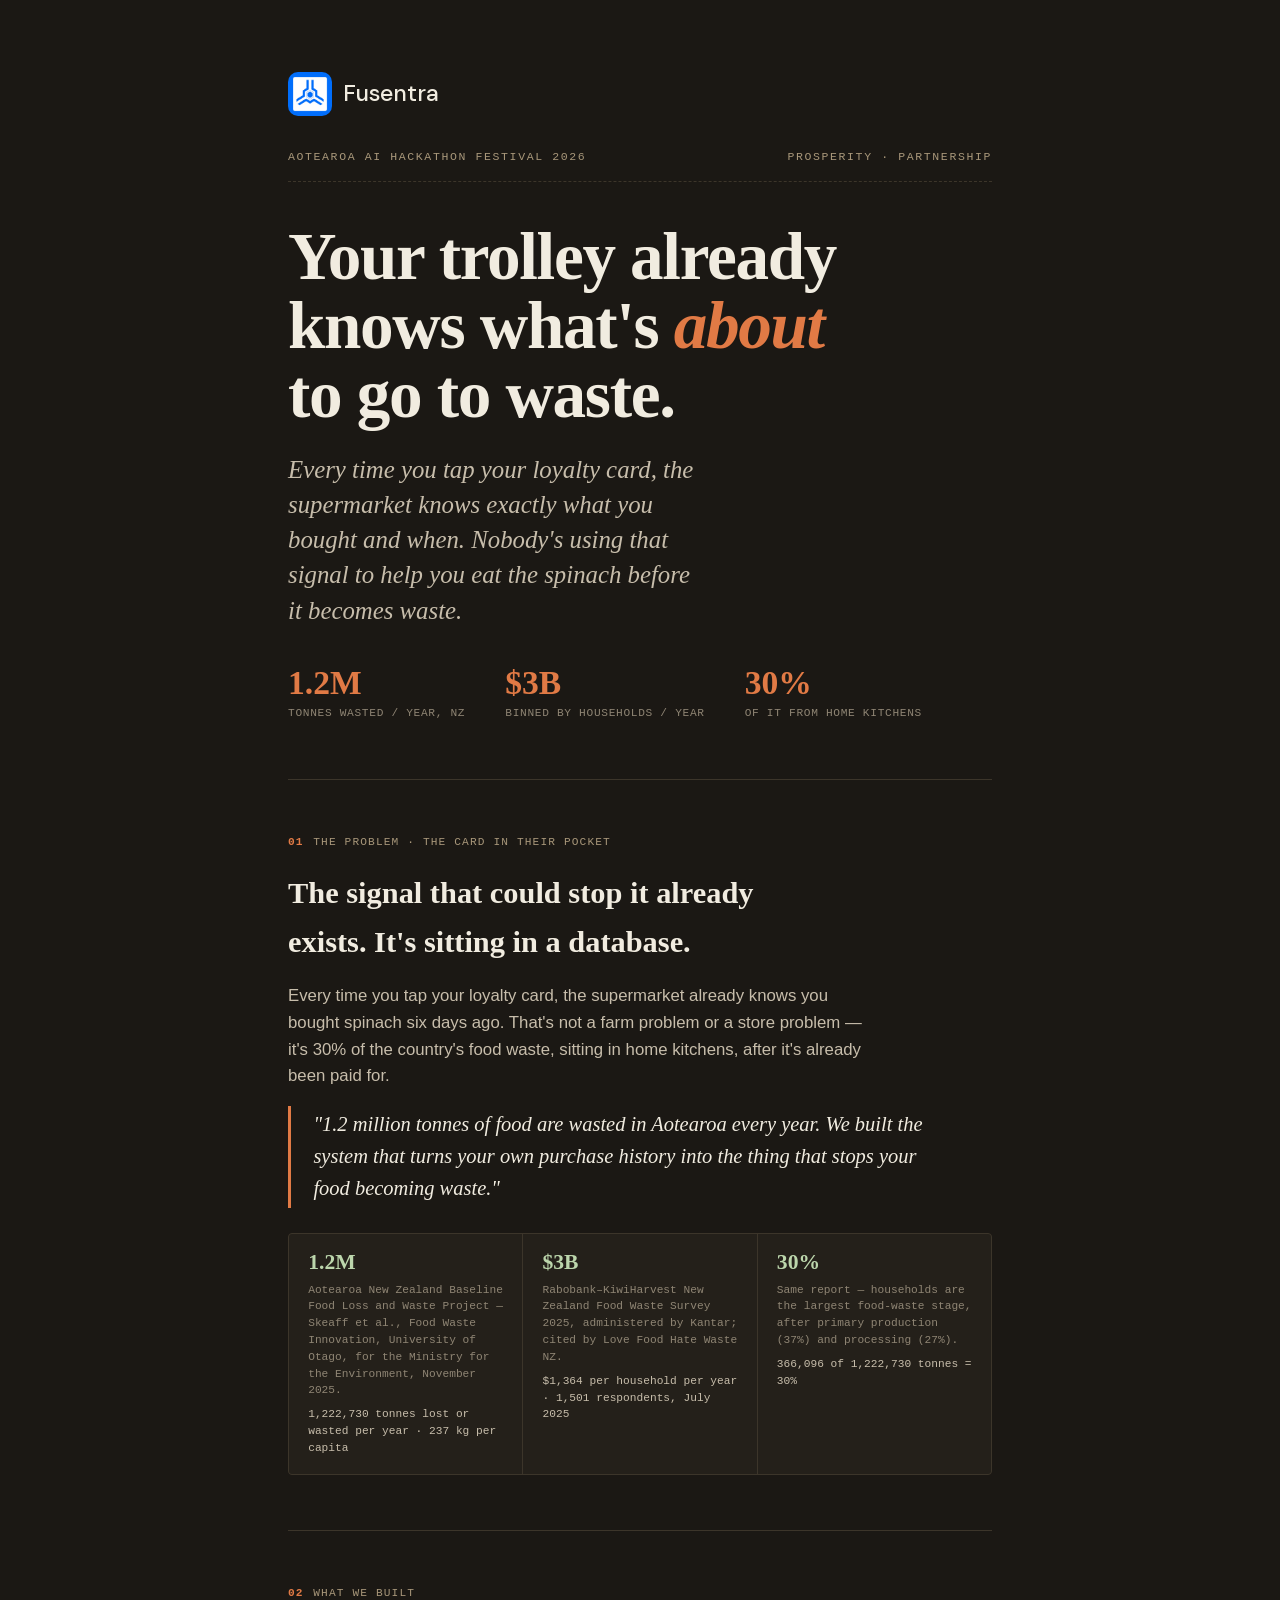
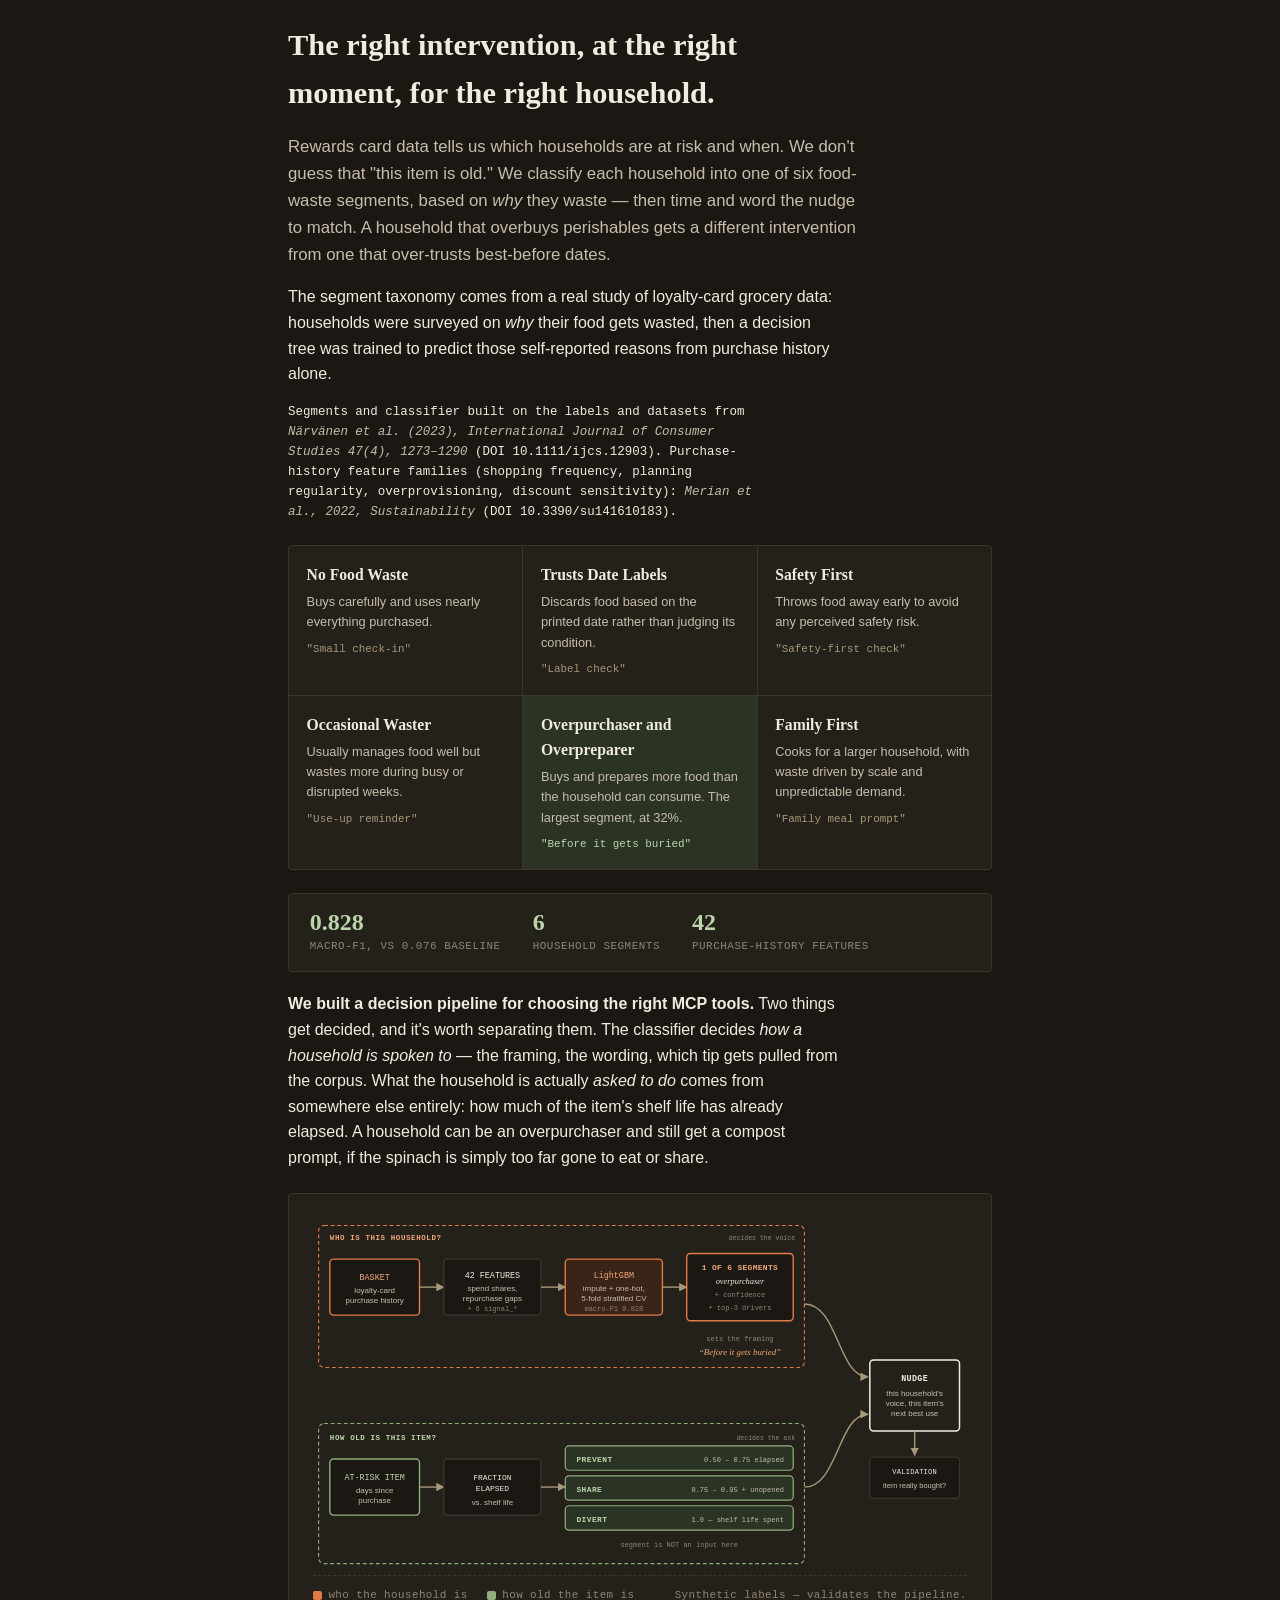
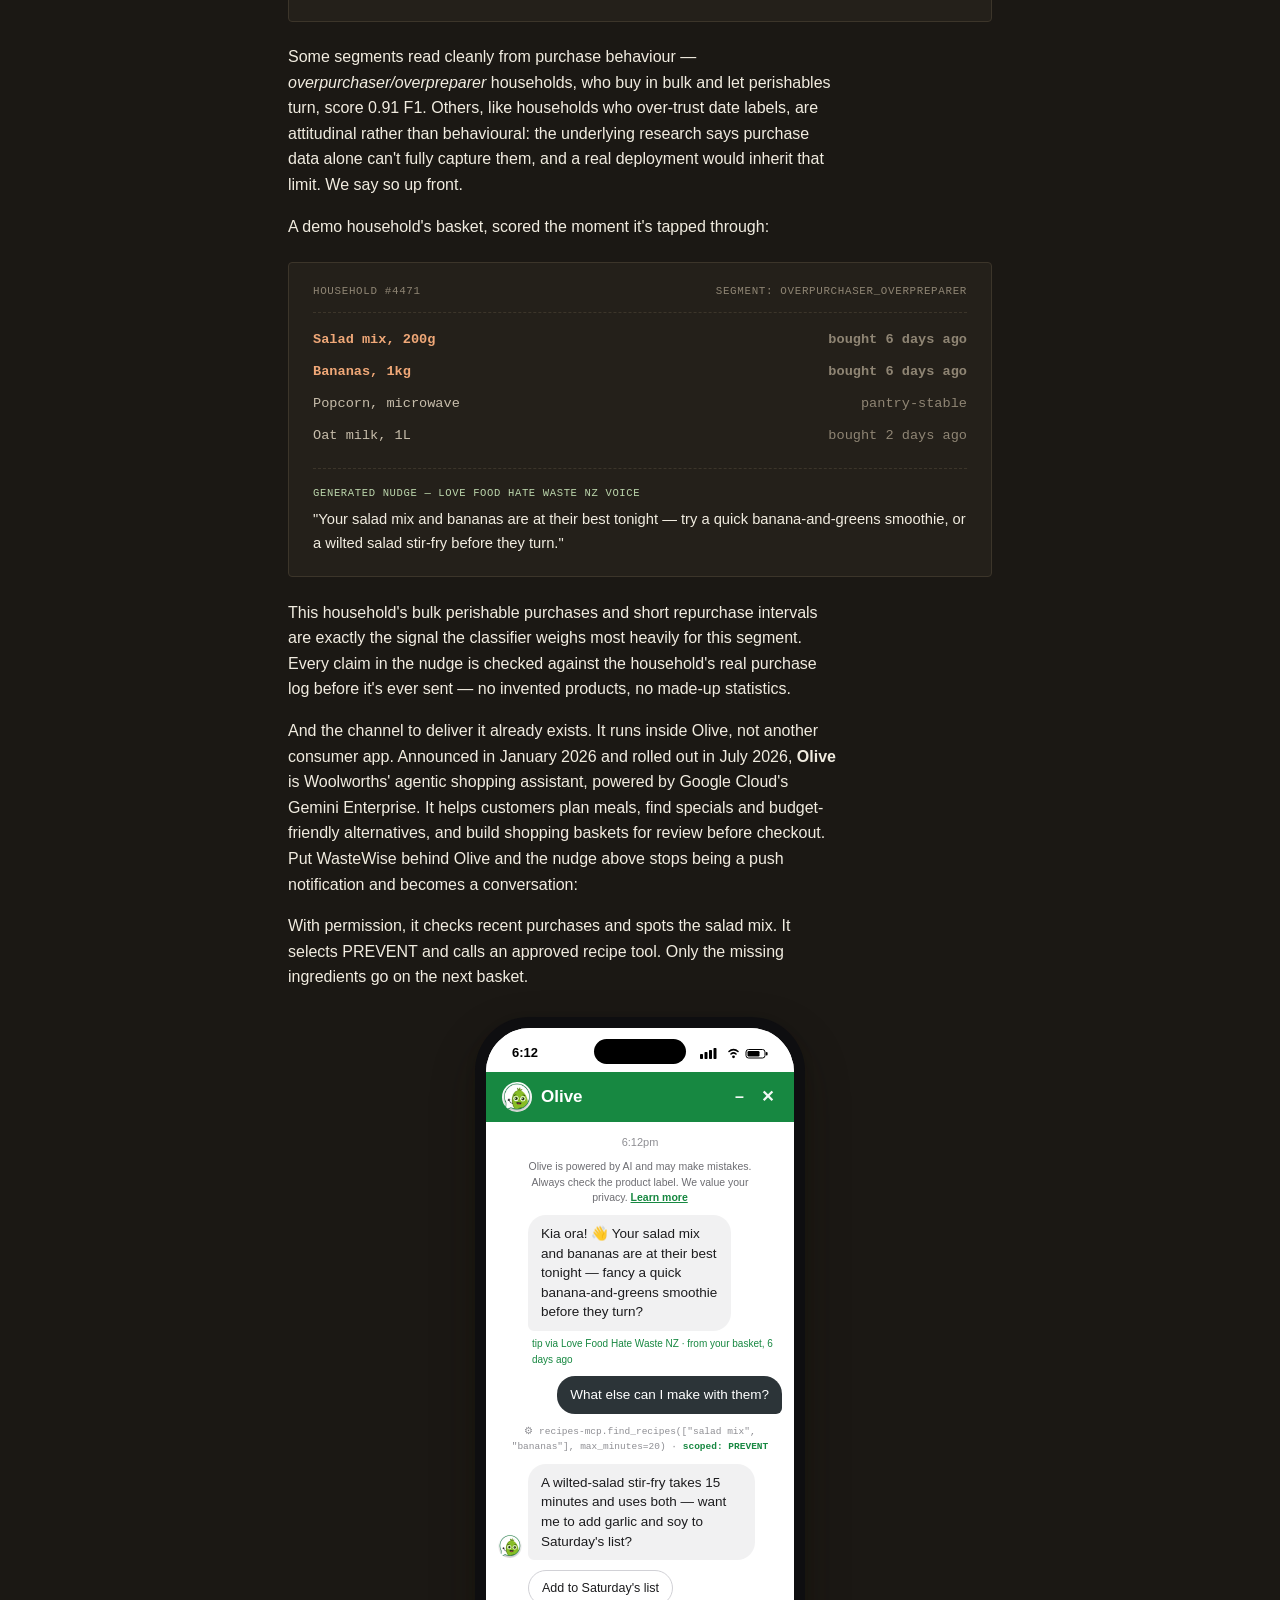
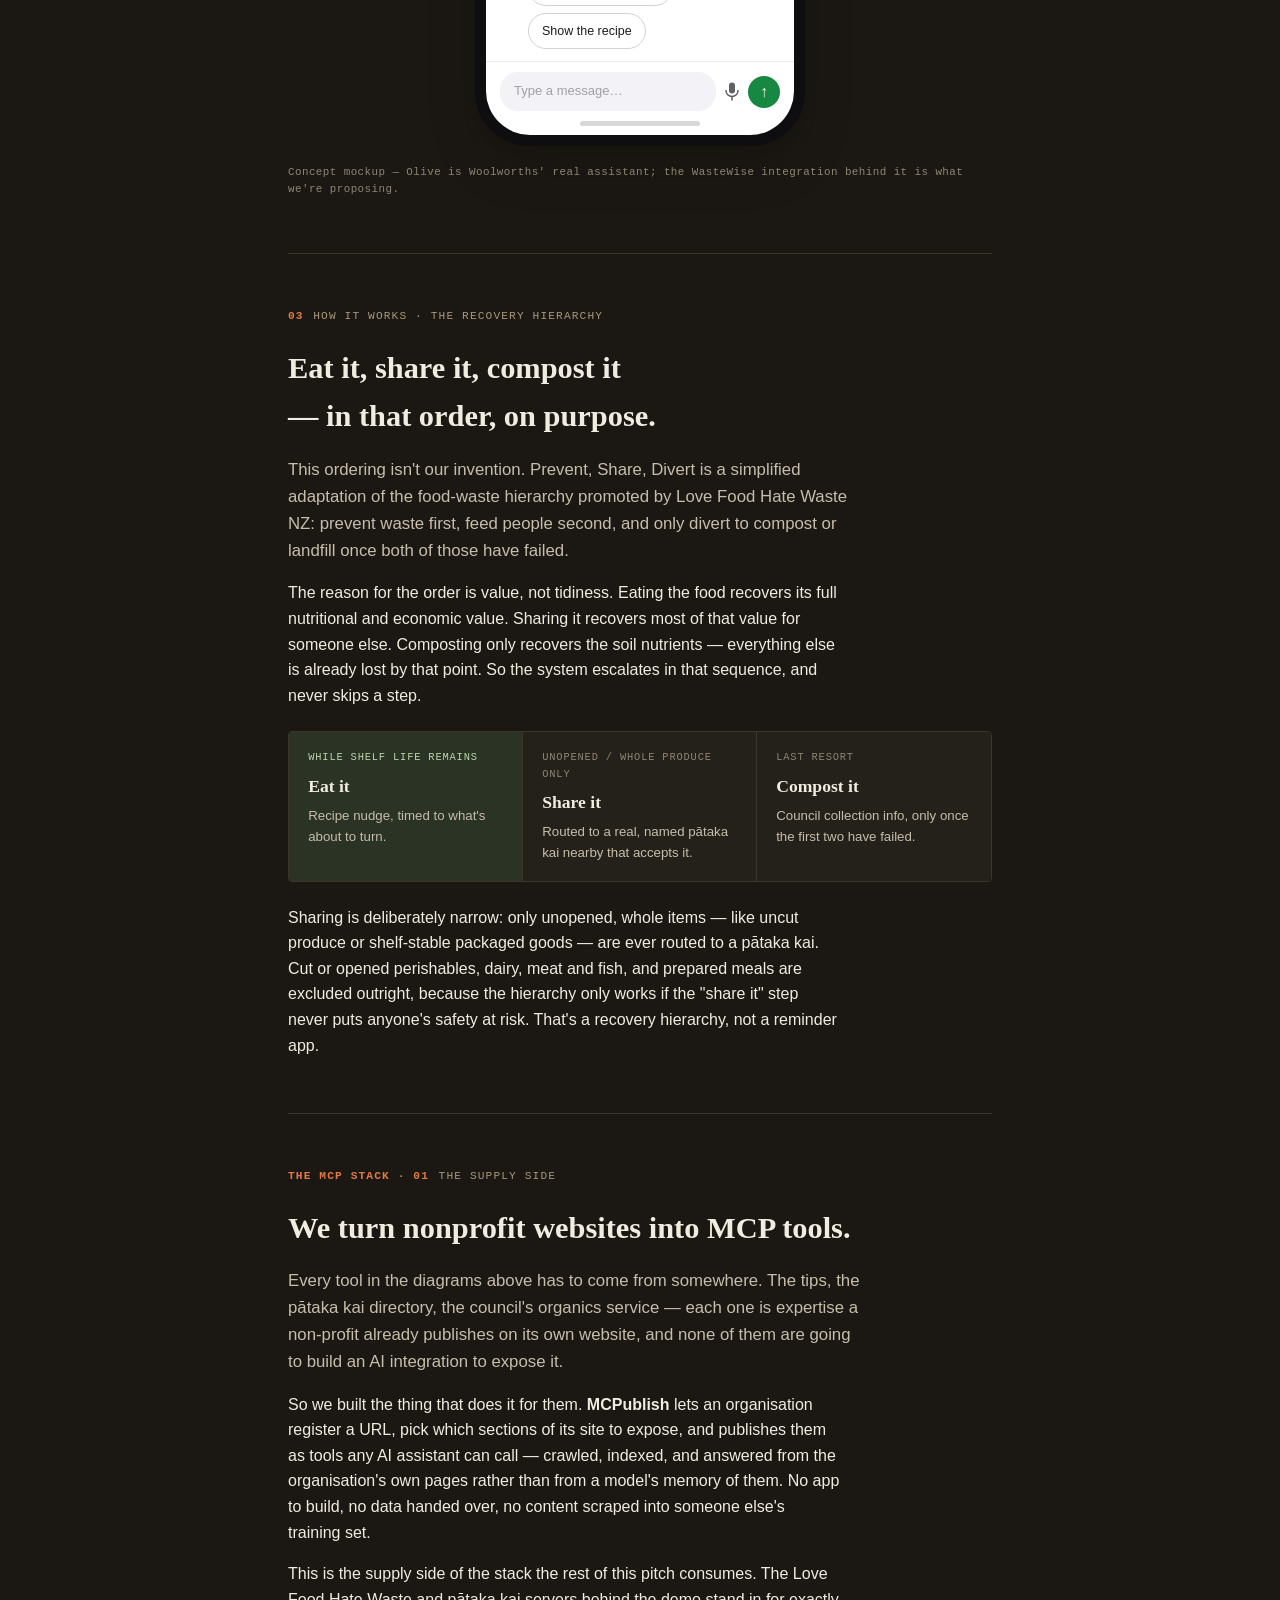
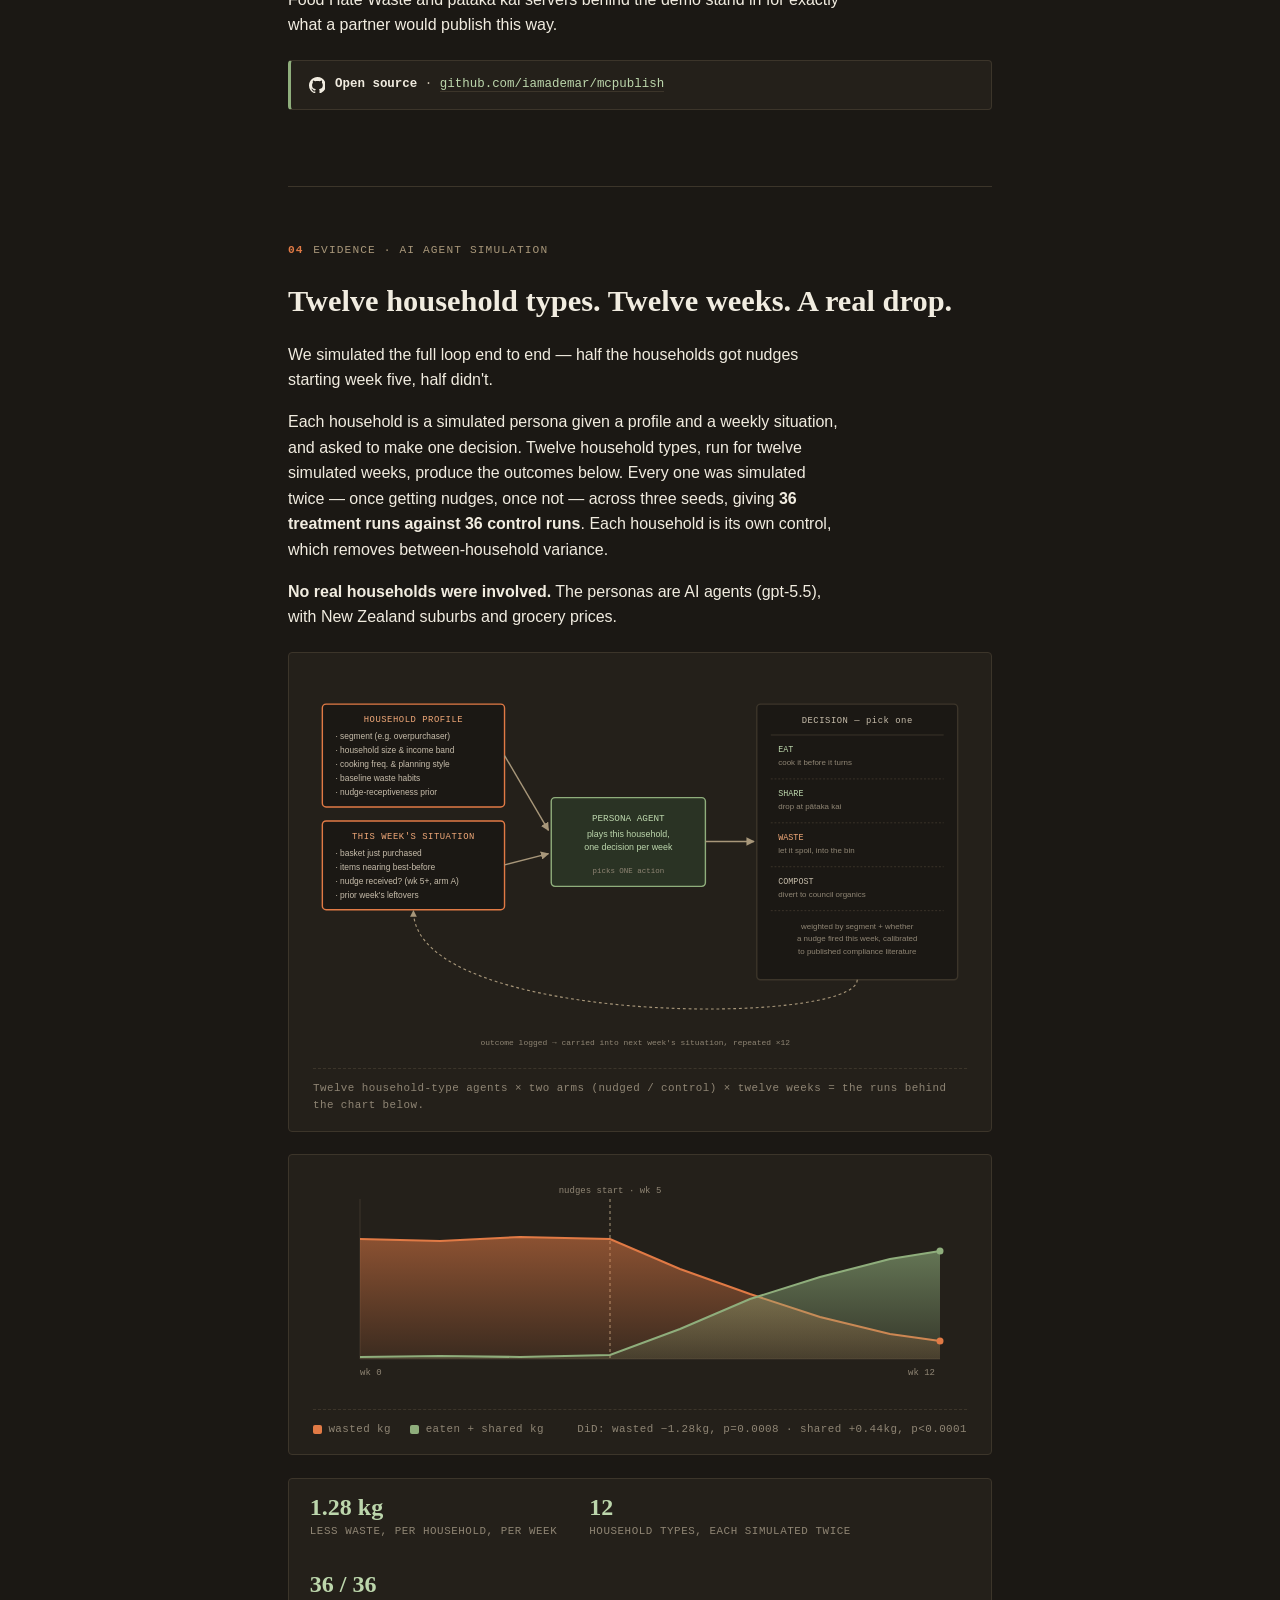
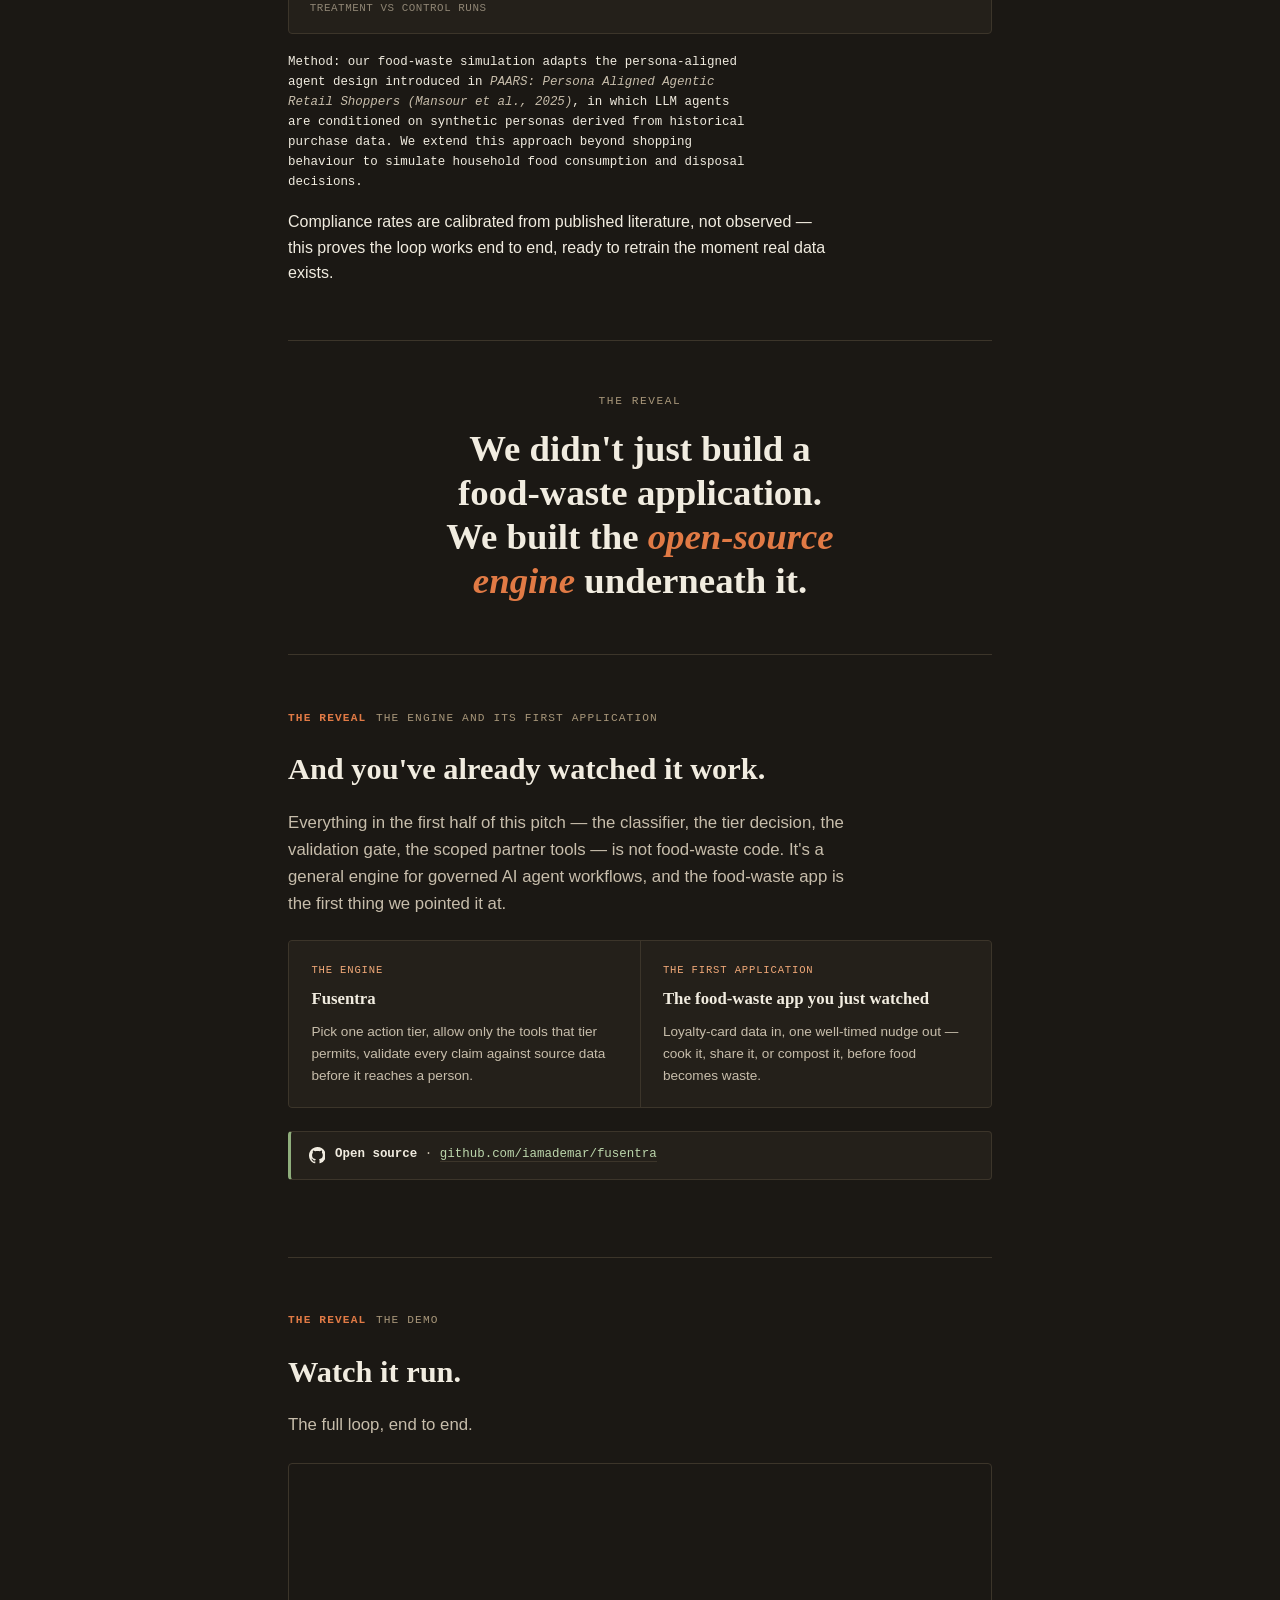
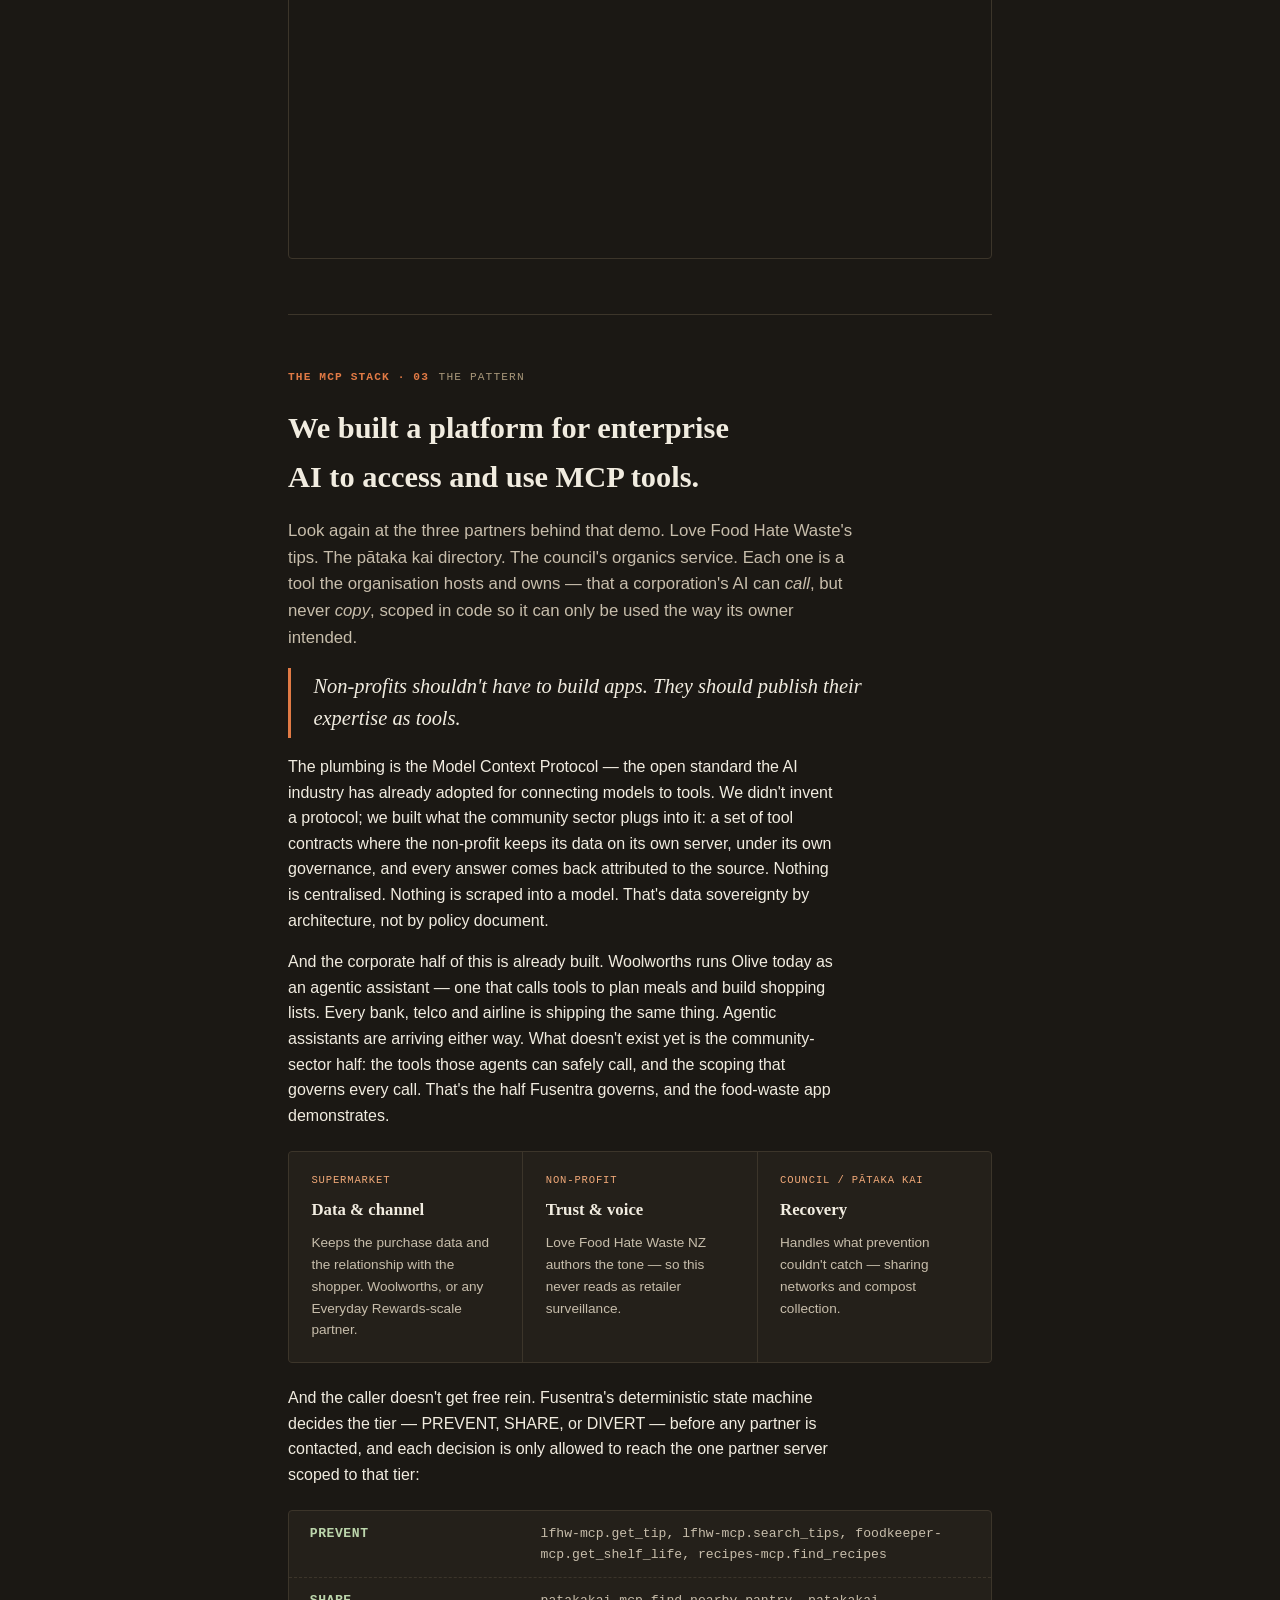
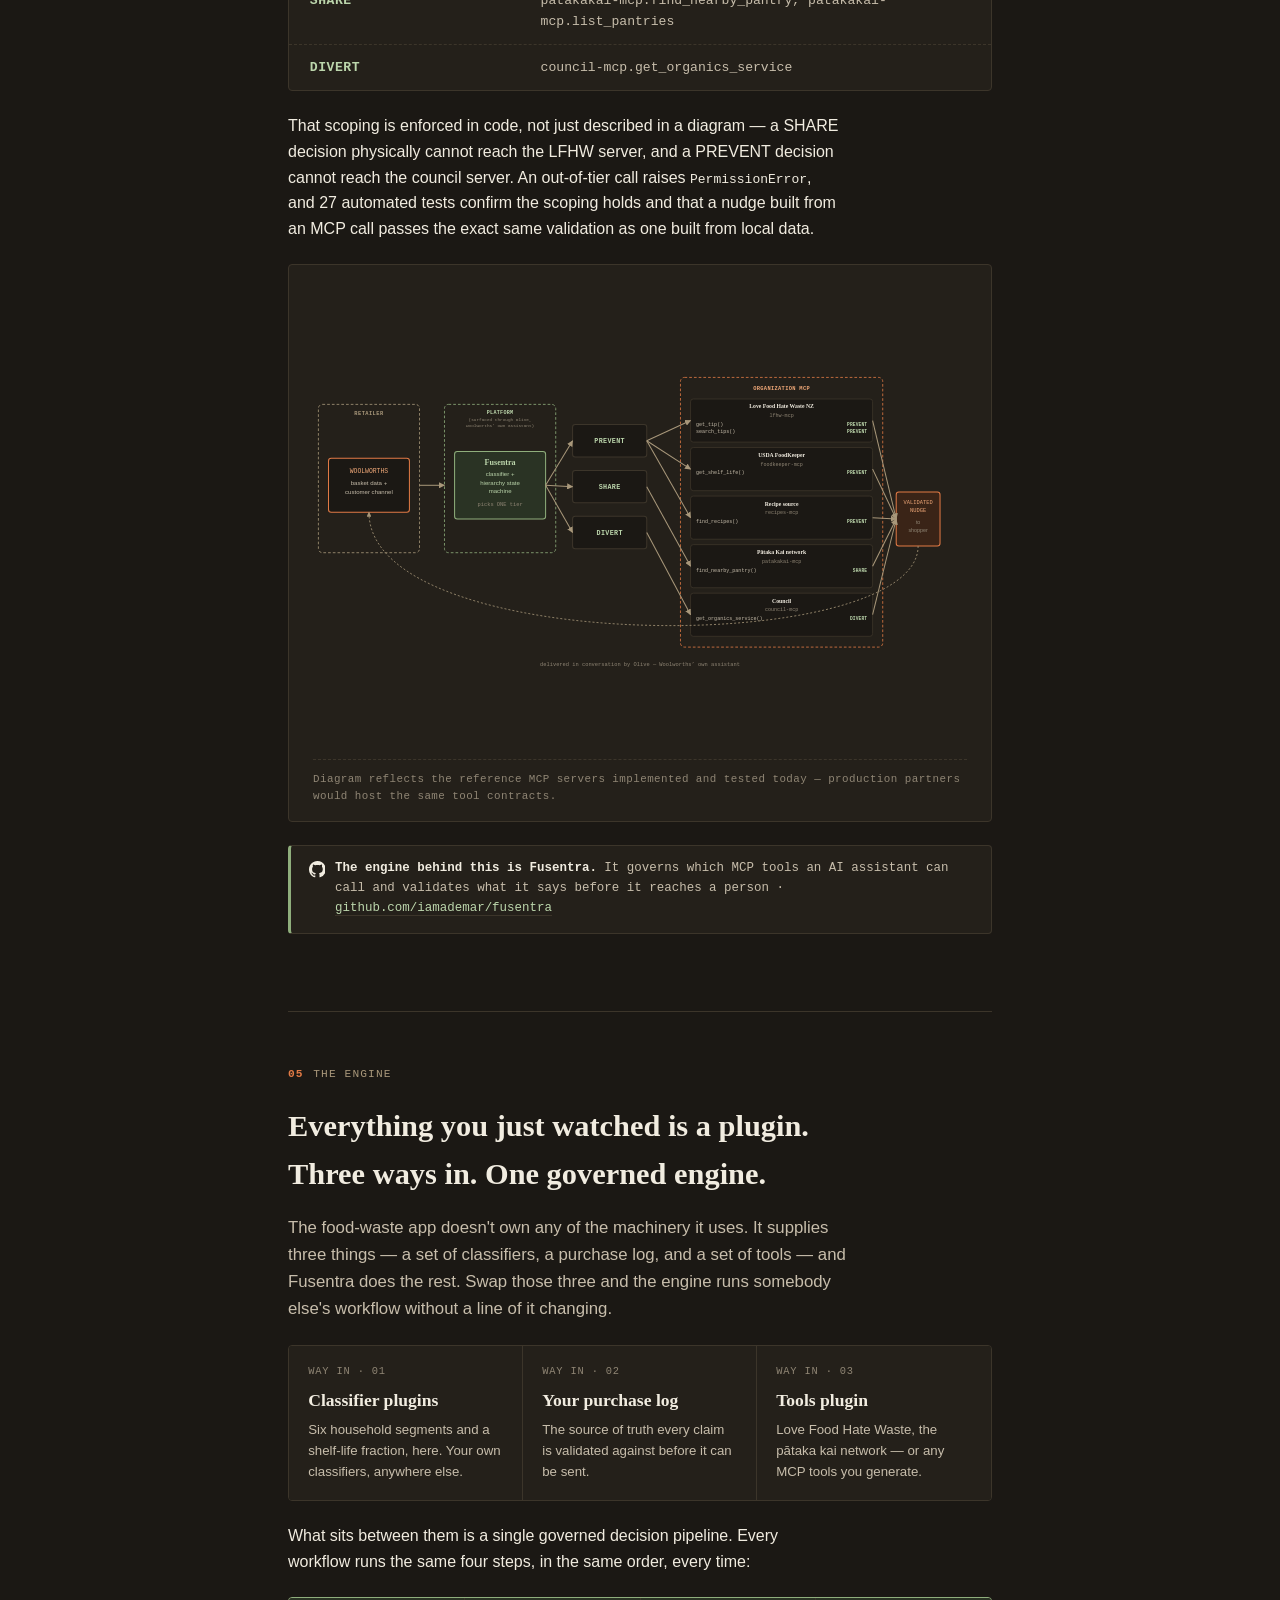
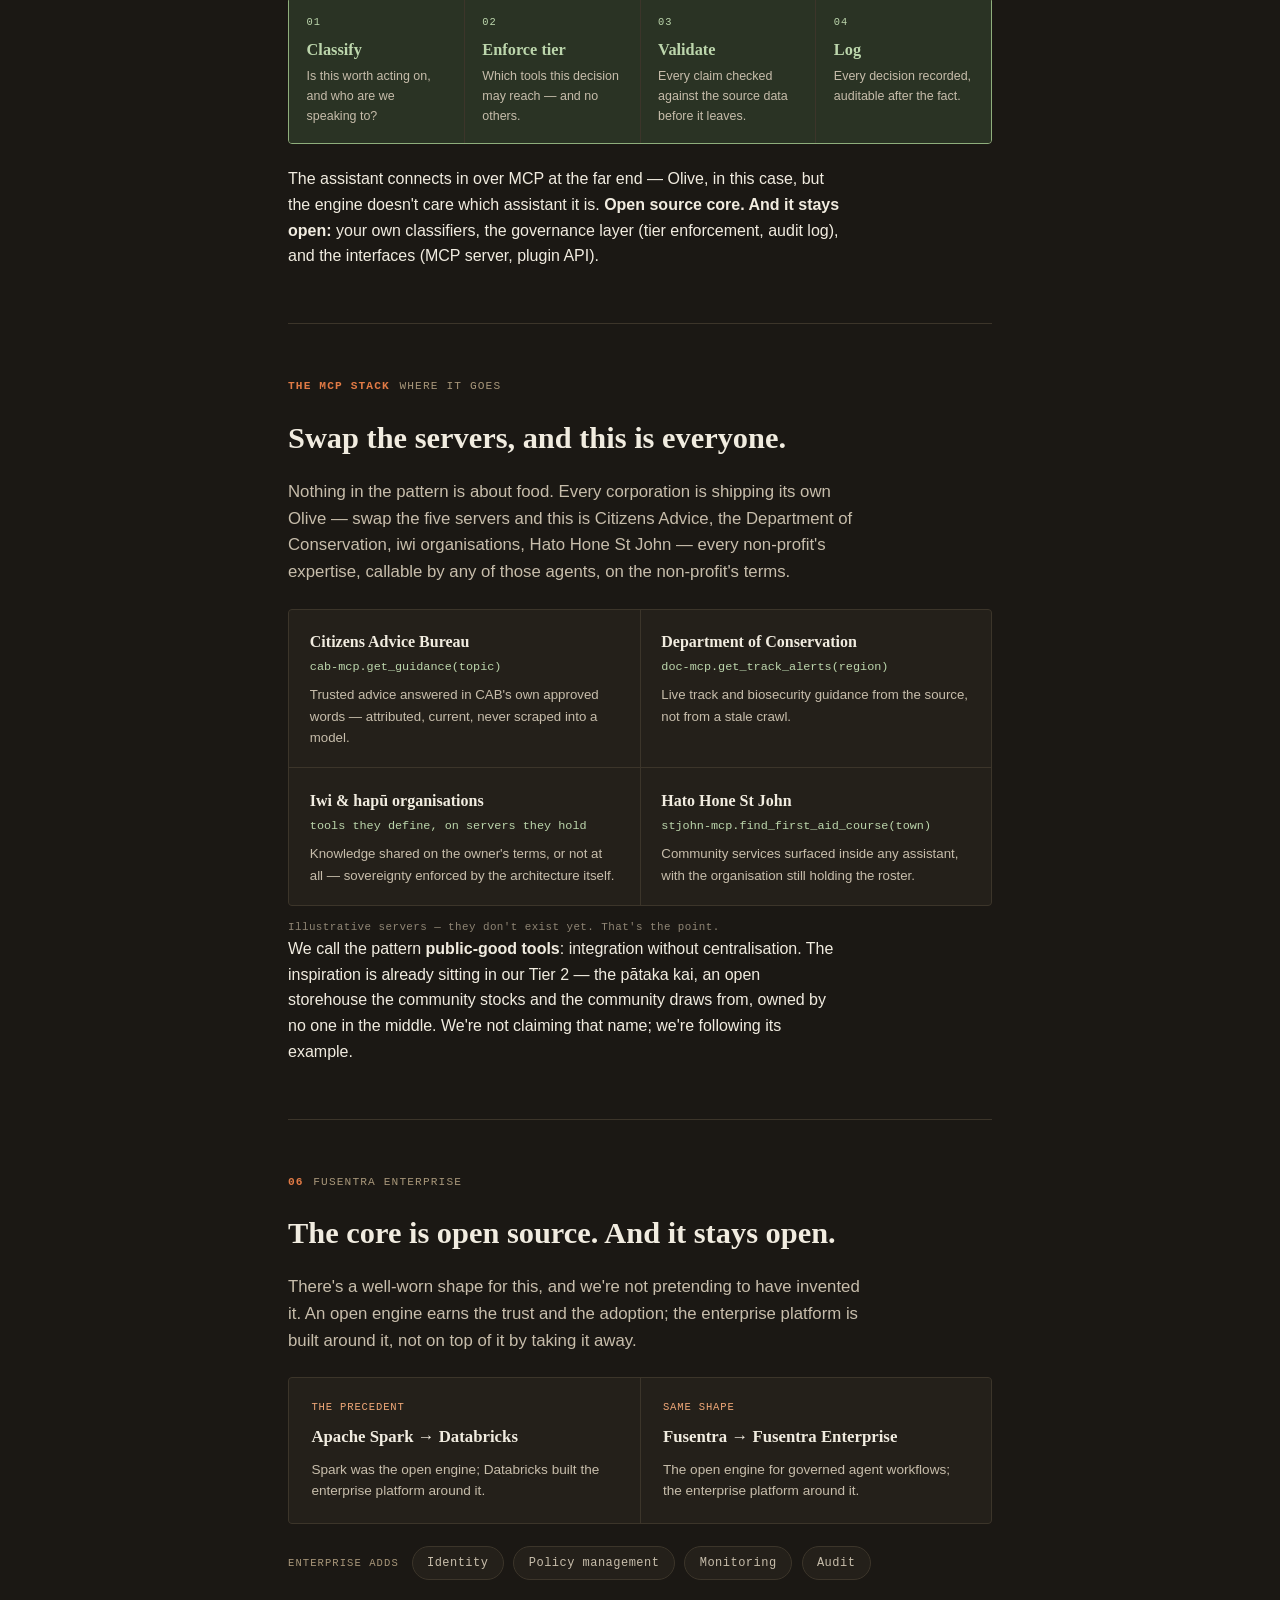
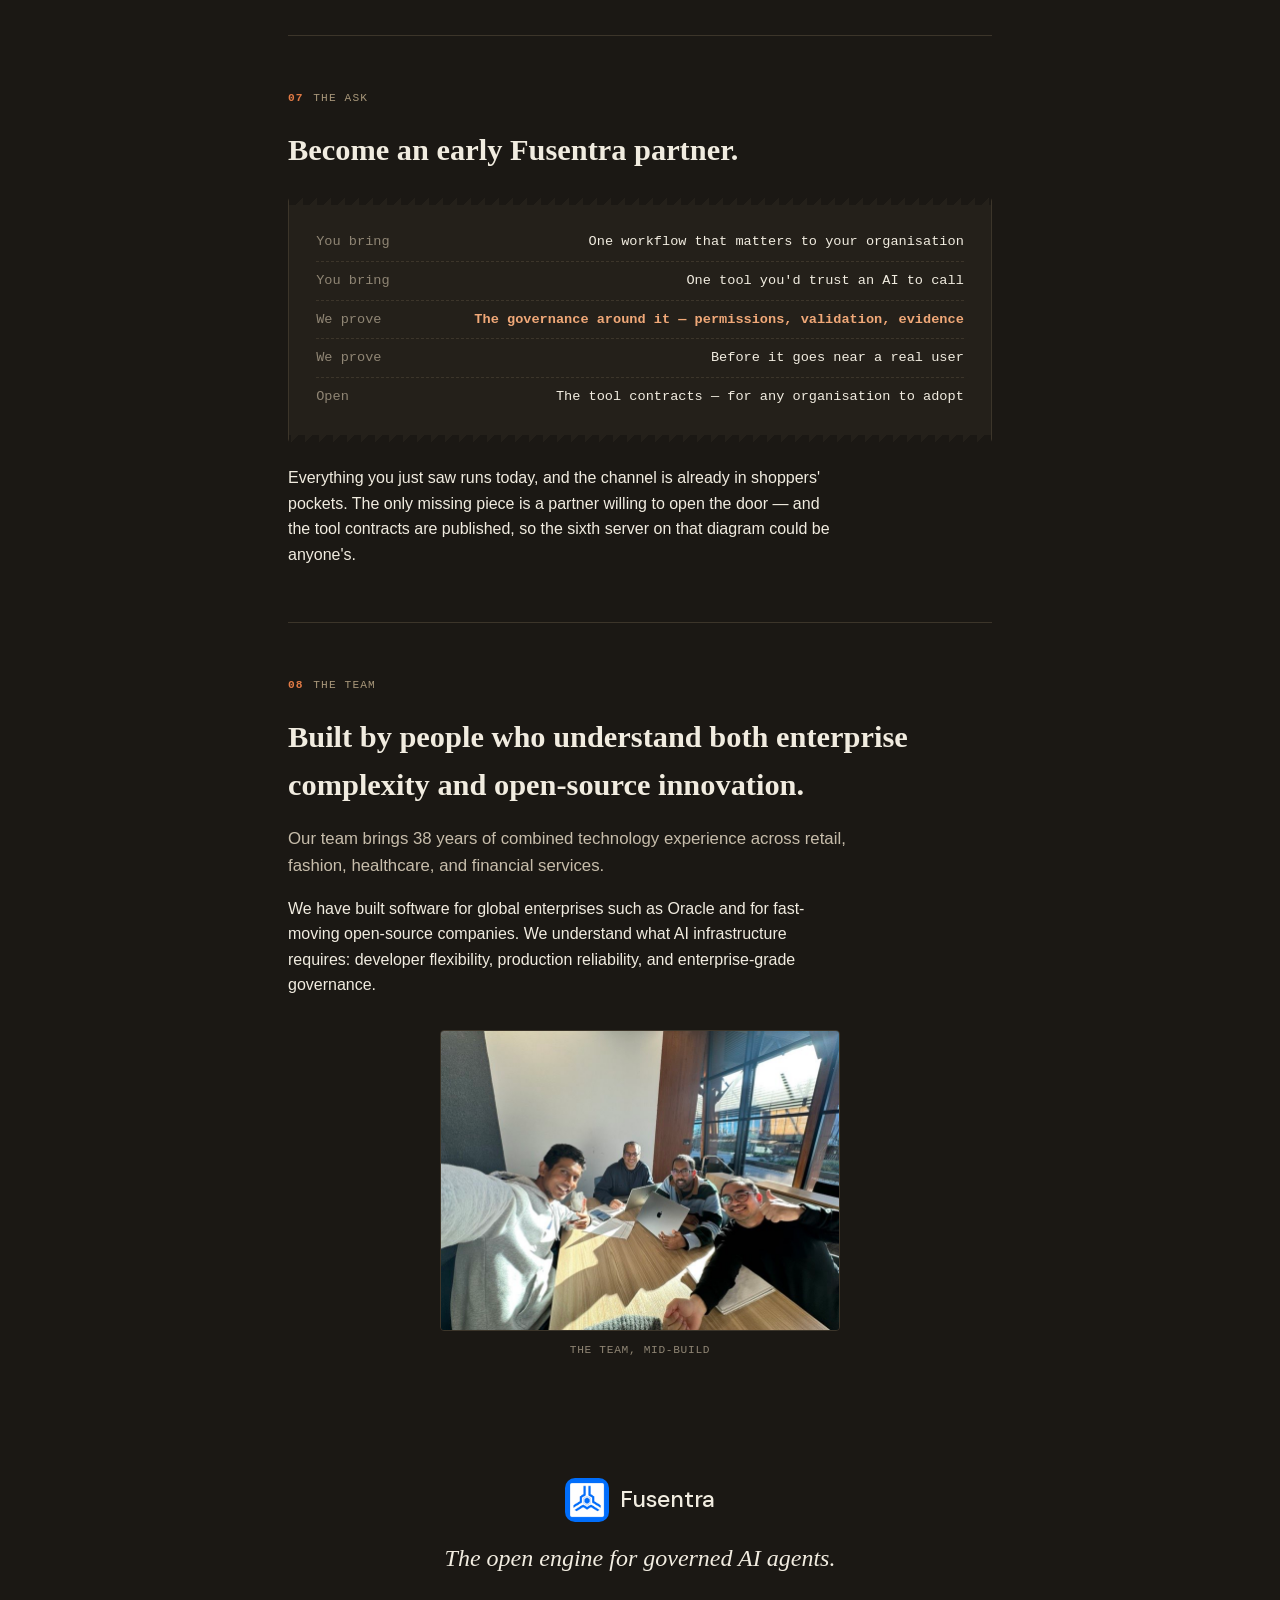
<file: fusentra.html>
<meta charset="utf-8">
<title>Fusentra — Pitch v2</title>
<style>
@font-face {
  font-family: 'Fraunces';
  src: local('Fraunces');
}
@font-face {
  font-family: 'Iowan Old Style';
  src: local('Iowan Old Style');
}
@font-face {
  font-family: 'DM Sans';
  font-style: normal;
  font-weight: 500;
  font-display: swap;
  src: url([data-uri]) format('woff2');
}

/* Dark is the deck's default — it does not follow the OS preference.
   Set data-theme="light" on <html> to get the warm paper palette back. */
:root {
  color-scheme: dark;
  --paper: #1b1814;
  --paper-raised: #24201a;
  --ink: #f1ece0;
  --ink-soft: #c7bdab;
  --ink-faint: #8f8574;
  --line: #3c352a;
  --kraft: #a8977a;
  --sage: #8fae7c;
  --sage-soft: #2a3324;
  --sage-ink: #bcd6ac;
  --rust: #e17a45;
  --rust-soft: #3a2417;
  --rust-ink: #f0a878;
  --mono: 'SF Mono', ui-monospace, 'Menlo', monospace;
  --serif: 'Fraunces', 'Iowan Old Style', Georgia, serif;
  --sans: -apple-system, BlinkMacSystemFont, 'Segoe UI', sans-serif;
}

:root[data-theme="light"] {
  color-scheme: light;
  --paper: #faf6ee;
  --paper-raised: #ffffff;
  --ink: #2b2620;
  --ink-soft: #5a5246;
  --ink-faint: #8a7f6e;
  --line: #ddd3bd;
  --kraft: #8a7a5c;
  --sage: #5b6e4f;
  --sage-soft: #e6ebe0;
  --sage-ink: #3b4a32;
  --rust: #c4501f;
  --rust-soft: #f7e4d6;
  --rust-ink: #8a3813;
}

* { box-sizing: border-box; }

html { scroll-behavior: smooth; }
@media (prefers-reduced-motion: reduce) {
  html { scroll-behavior: auto; }
  * { animation-duration: 0.001ms !important; transition-duration: 0.001ms !important; }
}

body {
  margin: 0;
  background: var(--paper);
  color: var(--ink);
  font-family: var(--sans);
  line-height: 1.6;
}

::selection { background: var(--sage-soft); color: var(--sage-ink); }

.wrap {
  max-width: 760px;
  margin: 0 auto;
  padding: 0 1.75rem;
}

a { color: inherit; }

/* ---------- TEAM PHOTO ---------- */

.team-photo {
  margin: 2rem auto 0;
  max-width: 400px;
  text-align: center;
}

.team-photo img {
  width: 100%;
  height: auto;
  display: block;
  border-radius: 4px;
  border: 1px solid var(--line);
}

.team-photo figcaption {
  font-family: var(--mono);
  font-size: 0.7rem;
  letter-spacing: 0.06em;
  text-transform: uppercase;
  color: var(--ink-faint);
  margin-top: 0.7rem;
}

/* ---------- LOGO LOCKUP ---------- */
/* The mark is an opaque PNG (no alpha), so it is treated as an app icon:
   rounded corners keep the solid tile deliberate in either theme. */

:root {
  --logo-src: url([data-uri]);
}

.logo-lockup {
  display: flex;
  align-items: center;
  gap: 0.7rem;
  margin-bottom: 2rem;
}

.logo-lockup .mark {
  width: 44px;
  height: 44px;
  flex: none;
  border-radius: 10px;
  background-image: var(--logo-src);
  background-size: cover;
}

.logo-lockup .wordmark {
  font-family: 'DM Sans', var(--sans);
  font-weight: 500;
  font-size: 1.45rem;
  letter-spacing: -0.01em;
  color: var(--ink);
}

.closer .logo-lockup {
  justify-content: center;
  margin-bottom: 1.1rem;
}

/* ---------- HERO ---------- */

.hero {
  padding: 4.5rem 0 3.5rem;
  border-bottom: 1px solid var(--line);
}

.hero-eyebrow {
  font-family: var(--mono);
  font-size: 0.72rem;
  letter-spacing: 0.14em;
  text-transform: uppercase;
  color: var(--kraft);
  display: flex;
  justify-content: space-between;
  margin-bottom: 2.5rem;
  padding-bottom: 0.9rem;
  border-bottom: 1px dashed var(--line);
}

.hero h1 {
  font-family: var(--serif);
  font-size: clamp(2.6rem, 7vw, 4.2rem);
  font-weight: 600;
  letter-spacing: -0.02em;
  margin: 0 0 1.4rem;
  line-height: 1.03;
  text-wrap: balance;
}

.hero h1 em {
  font-style: italic;
  color: var(--rust);
}

.hero-thesis {
  font-family: var(--serif);
  font-style: italic;
  font-size: clamp(1.25rem, 3vw, 1.55rem);
  color: var(--ink-soft);
  max-width: 34ch;
  margin: 0 0 2.2rem;
  line-height: 1.42;
}

.stat-row {
  display: flex;
  gap: 2.5rem;
  flex-wrap: wrap;
  margin-top: 2.4rem;
}

.stat {
  font-family: var(--mono);
}

.stat .num {
  font-family: var(--serif);
  font-size: 2.1rem;
  font-weight: 600;
  color: var(--rust);
  line-height: 1;
  display: block;
  margin-bottom: 0.3rem;
}

.stat .cap {
  font-size: 0.7rem;
  letter-spacing: 0.06em;
  text-transform: uppercase;
  color: var(--ink-faint);
}

/* ---------- SECTION SCAFFOLD ---------- */

section.beat {
  padding: 3.4rem 0;
  border-bottom: 1px solid var(--line);
}

.beat-label {
  font-family: var(--mono);
  font-size: 0.7rem;
  letter-spacing: 0.1em;
  text-transform: uppercase;
  color: var(--kraft);
  margin-bottom: 1.1rem;
}

.beat-label .act {
  color: var(--rust);
  font-weight: 600;
  margin-right: 0.6rem;
}

/* act divider between the two halves of the pitch */
.act-break {
  padding: 3.2rem 0;
  border-bottom: 1px solid var(--line);
  text-align: center;
}
.act-break .ab-rule {
  font-family: var(--mono);
  font-size: 0.7rem;
  letter-spacing: 0.14em;
  text-transform: uppercase;
  color: var(--kraft);
  margin-bottom: 1rem;
}
.act-break h2 {
  font-family: var(--serif);
  font-size: clamp(1.7rem, 4.5vw, 2.3rem);
  font-weight: 600;
  margin: 0 auto;
  max-width: 24ch;
  line-height: 1.2;
  text-wrap: balance;
}
.act-break h2 em { font-style: italic; color: var(--rust); }

/* citation line under a research-grounded claim */
.cite {
  font-family: var(--mono);
  font-size: 0.78rem;
  color: var(--ink-faint);
  margin: 0.5rem 0 1.2rem;
}
.cite strong { color: var(--ink-soft); font-weight: 500; font-style: italic; }

/* metric strip for classifier performance */
.metric-row {
  display: flex;
  gap: 2rem;
  flex-wrap: wrap;
  margin: 1.2rem 0;
  padding: 1rem 1.3rem;
  background: var(--paper-raised);
  border: 1px solid var(--line);
  border-radius: 4px;
}
.metric-row .metric { font-family: var(--mono); }
.metric-row .metric .m-num {
  font-family: var(--serif);
  font-size: 1.5rem;
  font-weight: 600;
  color: var(--sage-ink);
  display: block;
  line-height: 1;
  margin-bottom: 0.25rem;
}
.metric-row .metric .m-cap {
  font-size: 0.68rem;
  letter-spacing: 0.05em;
  text-transform: uppercase;
  color: var(--ink-faint);
}

h2.beat-title {
  font-family: var(--serif);
  font-size: clamp(1.5rem, 4vw, 1.9rem);
  font-weight: 600;
  margin: 0 0 1rem;
  text-wrap: balance;
}

.beat p { margin: 0 0 1rem; color: var(--ink); max-width: 62ch; }
.beat p:last-child { margin-bottom: 0; }
.beat p.lede { color: var(--ink-soft); font-size: 1.05rem; }

/* pull quote for the 30s pitch */
.pitch-quote {
  font-family: var(--serif);
  font-style: italic;
  font-size: 1.28rem;
  line-height: 1.55;
  color: var(--ink);
  border-left: 3px solid var(--rust);
  padding: 0.2rem 0 0.2rem 1.4rem;
  margin: 1.3rem 0;
}

/* demo receipt block */
.basket-card {
  background: var(--paper-raised);
  border: 1px solid var(--line);
  border-radius: 4px;
  padding: 1.3rem 1.5rem;
  margin: 1.4rem 0;
  font-family: var(--mono);
  font-size: 0.85rem;
}

.basket-card .basket-head {
  display: flex;
  justify-content: space-between;
  font-size: 0.68rem;
  letter-spacing: 0.06em;
  text-transform: uppercase;
  color: var(--ink-faint);
  padding-bottom: 0.7rem;
  margin-bottom: 0.7rem;
  border-bottom: 1px dashed var(--line);
}

.basket-line {
  display: flex;
  justify-content: space-between;
  padding: 0.32rem 0;
  color: var(--ink-soft);
}

.basket-line.risk { color: var(--rust-ink); font-weight: 600; }
.basket-line .age { color: var(--ink-faint); }

.nudge-out {
  margin-top: 1rem;
  padding-top: 1rem;
  border-top: 1px dashed var(--line);
  font-family: var(--sans);
  font-size: 0.92rem;
  color: var(--ink);
}
.nudge-out .nudge-label {
  font-family: var(--mono);
  font-size: 0.66rem;
  letter-spacing: 0.06em;
  text-transform: uppercase;
  color: var(--sage-ink);
  display: block;
  margin-bottom: 0.4rem;
}

/* Olive on an iPhone — device mockup deliberately uses fixed colors
   (it reads as a screenshot of a real phone, so the screen stays white
   in both page themes) */
.iphone {
  width: 330px;
  max-width: 100%;
  margin: 1.7rem auto;
  background: #0e0e10;
  border-radius: 54px;
  padding: 11px;
  box-shadow: 0 20px 45px rgba(20, 16, 8, 0.30), 0 3px 10px rgba(20, 16, 8, 0.18);
}
.iphone .screen {
  position: relative;
  background: #ffffff;
  border-radius: 44px;
  overflow: hidden;
  display: flex;
  flex-direction: column;
  font-family: -apple-system, BlinkMacSystemFont, 'Helvetica Neue', Arial, sans-serif;
  color: #1c1c1e;
  text-align: left;
}
.iphone .island {
  position: absolute;
  top: 11px;
  left: 50%;
  transform: translateX(-50%);
  width: 92px;
  height: 25px;
  background: #000;
  border-radius: 14px;
  z-index: 3;
}
.iphone .statusbar {
  display: flex;
  justify-content: space-between;
  align-items: center;
  padding: 15px 26px 8px;
  font-size: 13px;
  font-weight: 600;
  color: #000;
  background: #ffffff;
}
.iphone .statusbar svg { display: block; }

.olive-logo {
  border-radius: 50%;
  background-color: #fff;
  background-image: url("[data-uri]");
  background-size: cover;
  background-position: center;
  flex: 0 0 auto;
}

.olive-head {
  display: flex;
  align-items: center;
  gap: 9px;
  background: #178841;
  padding: 10px 16px;
}
.olive-head .olive-logo { width: 30px; height: 30px; }
.olive-head .olive-name {
  color: #fff;
  font-weight: 700;
  font-size: 17px;
  flex: 1;
}
.olive-head .win {
  color: rgba(255, 255, 255, 0.95);
  font-size: 16px;
  font-weight: 600;
  padding: 0 4px;
  line-height: 1;
}

.olive-body {
  display: flex;
  flex-direction: column;
  gap: 8px;
  padding: 10px 12px 8px;
}
.olive-time {
  text-align: center;
  color: #8e8e93;
  font-size: 11px;
  margin: 2px 0 0;
}
.olive-note {
  text-align: center;
  color: #6d6d72;
  font-size: 10.5px;
  line-height: 1.45;
  padding: 0 16px;
  margin-bottom: 2px;
}
.olive-note .learn { color: #178841; font-weight: 600; text-decoration: underline; }

.msg-row { display: flex; align-items: flex-end; gap: 6px; }
.msg-row.from-olive { justify-content: flex-start; }
.msg-row.from-olive.indent { padding-left: 30px; }
.msg-row.from-user { justify-content: flex-end; }
.msg-row .olive-logo { width: 24px; height: 24px; margin-bottom: 2px; }
.msg {
  max-width: 80%;
  padding: 9px 13px;
  font-size: 13.5px;
  line-height: 1.45;
  border-radius: 18px;
}
.msg-row.from-olive .msg {
  background: #f1f1f2;
  color: #1c1c1e;
  border-bottom-left-radius: 6px;
}
.msg-row.from-user .msg {
  background: #2c3438;
  color: #fff;
  border-bottom-right-radius: 6px;
}
.msg-attr {
  font-size: 10px;
  color: #178841;
  margin: -3px 0 0 34px;
}
.olive-toolcall {
  text-align: center;
  font-family: 'SF Mono', ui-monospace, 'Menlo', monospace;
  font-size: 9.5px;
  line-height: 1.6;
  color: #8e8e93;
  padding: 2px 10px;
  overflow-wrap: anywhere;
}
.olive-toolcall .scope { color: #178841; font-weight: 700; }
.olive-chips {
  display: flex;
  flex-wrap: wrap;
  gap: 7px;
  padding-left: 30px;
  margin-top: 2px;
}
.olive-chip {
  border: 1px solid #d1d1d6;
  border-radius: 18px;
  padding: 7px 13px;
  font-size: 12.5px;
  color: #1c1c1e;
  background: #fff;
}
.olive-input {
  display: flex;
  align-items: center;
  gap: 9px;
  padding: 10px 14px 6px;
  border-top: 1px solid #ececec;
  margin-top: 4px;
}
.olive-input .field {
  flex: 1;
  background: #f2f2f7;
  border-radius: 18px;
  padding: 9px 14px;
  color: #a0a0a6;
  font-size: 13px;
}
.olive-input .send {
  width: 32px;
  height: 32px;
  border-radius: 50%;
  background: #178841;
  color: #fff;
  display: flex;
  align-items: center;
  justify-content: center;
  font-size: 16px;
  font-weight: 700;
}
.iphone .homebar {
  width: 120px;
  height: 5px;
  background: #d8d8dc;
  border-radius: 3px;
  margin: 4px auto 9px;
}

/* hierarchy strip: eat / share / compost */
.hierarchy {
  display: grid;
  grid-template-columns: repeat(3, 1fr);
  gap: 0;
  border: 1px solid var(--line);
  border-radius: 4px;
  overflow: hidden;
  margin: 1.4rem 0;
}
@media (max-width: 560px) { .hierarchy { grid-template-columns: 1fr; } }

.hierarchy .h-step {
  padding: 1.1rem 1.2rem;
  background: var(--paper-raised);
  border-right: 1px solid var(--line);
}
.hierarchy .h-step:last-child { border-right: none; }
@media (max-width: 560px) {
  .hierarchy .h-step { border-right: none; border-bottom: 1px solid var(--line); }
  .hierarchy .h-step:last-child { border-bottom: none; }
}

.hierarchy .h-step.active {
  background: var(--sage-soft);
}

.h-step .h-kicker {
  font-family: var(--mono);
  font-size: 0.65rem;
  letter-spacing: 0.08em;
  text-transform: uppercase;
  color: var(--ink-faint);
  display: block;
  margin-bottom: 0.35rem;
}
.h-step.active .h-kicker { color: var(--sage-ink); }
.h-step .h-title {
  font-family: var(--serif);
  font-weight: 600;
  font-size: 1.1rem;
  display: block;
  margin-bottom: 0.3rem;
}
.h-step .h-note { font-size: 0.83rem; color: var(--ink-soft); margin: 0; }

/* chart */
.chart-wrap {
  background: var(--paper-raised);
  border: 1px solid var(--line);
  border-radius: 4px;
  padding: 1.5rem 1.5rem 1rem;
  margin: 1.4rem 0;
}
.chart-caption {
  display: flex;
  justify-content: space-between;
  flex-wrap: wrap;
  gap: 0.5rem 1rem;
  font-family: var(--mono);
  font-size: 0.68rem;
  letter-spacing: 0.04em;
  color: var(--ink-faint);
  margin-top: 0.6rem;
  padding-top: 0.7rem;
  border-top: 1px dashed var(--line);
}
.chart-legend { display: flex; gap: 1.2rem; align-items: center; flex-wrap: wrap; }
.chart-legend span { display: inline-flex; align-items: center; gap: 0.4rem; }
.chart-legend .swatch { width: 9px; height: 9px; border-radius: 2px; display: inline-block; }

/* partnership ledger */
.ledger {
  display: grid;
  grid-template-columns: repeat(3, 1fr);
  gap: 1px;
  background: var(--line);
  border: 1px solid var(--line);
  border-radius: 4px;
  overflow: hidden;
  margin: 1.4rem 0;
}
@media (max-width: 620px) { .ledger { grid-template-columns: 1fr; } }

.ledger .l-col {
  background: var(--paper-raised);
  padding: 1.3rem 1.4rem;
}

.l-col .l-who {
  font-family: var(--mono);
  font-size: 0.66rem;
  letter-spacing: 0.08em;
  text-transform: uppercase;
  color: var(--rust-ink);
  display: block;
  margin-bottom: 0.5rem;
}
.l-col .l-what {
  font-family: var(--serif);
  font-weight: 600;
  font-size: 1.05rem;
  display: block;
  margin-bottom: 0.5rem;
}
.l-col p { font-size: 0.85rem; color: var(--ink-soft); margin: 0; }

/* tier-scoped MCP access table */
.tier-scope {
  background: var(--paper-raised);
  border: 1px solid var(--line);
  border-radius: 4px;
  margin: 1.4rem 0;
  overflow: hidden;
}
.tier-scope-row {
  display: grid;
  grid-template-columns: 1fr 2fr;
  gap: 1rem;
  padding: 0.75rem 1.3rem;
  border-bottom: 1px dashed var(--line);
  font-family: var(--mono);
  font-size: 0.82rem;
  align-items: baseline;
}
.tier-scope-row:last-child { border-bottom: none; }
.tier-scope-row .ts-tier {
  color: var(--sage-ink);
  font-weight: 600;
  letter-spacing: 0.04em;
}
.tier-scope-row .ts-tools { color: var(--ink-soft); text-align: left; }

/* future-org grid: what the pattern generalises to */
.org-grid {
  display: grid;
  grid-template-columns: repeat(2, 1fr);
  gap: 1px;
  background: var(--line);
  border: 1px solid var(--line);
  border-radius: 4px;
  overflow: hidden;
  margin: 1.4rem 0;
}
@media (max-width: 560px) { .org-grid { grid-template-columns: 1fr; } }

.org-grid .og-card {
  background: var(--paper-raised);
  padding: 1.2rem 1.3rem;
}
.og-card .og-name {
  font-family: var(--serif);
  font-weight: 600;
  font-size: 1rem;
  display: block;
  margin-bottom: 0.25rem;
}
.og-card .og-tool {
  font-family: var(--mono);
  font-size: 0.74rem;
  color: var(--sage-ink);
  display: block;
  margin-bottom: 0.45rem;
}
.og-card p { font-size: 0.83rem; color: var(--ink-soft); margin: 0; }

/* the ask / receipt stub */
.receipt {
  background: var(--paper-raised);
  border: 1px solid var(--line);
  border-radius: 4px;
  padding: 1.6rem 1.7rem;
  margin: 1.4rem 0;
  position: relative;
}
.receipt::before, .receipt::after {
  content: "";
  position: absolute;
  left: 0; right: 0;
  height: 8px;
  background:
    linear-gradient(135deg, var(--paper) 50%, transparent 50%) 0 0 / 14px 14px repeat-x;
}
.receipt::before { top: -1px; }
.receipt::after { bottom: -1px; transform: rotate(180deg); }

.receipt-line {
  display: flex;
  justify-content: space-between;
  gap: 1rem;
  padding: 0.5rem 0;
  border-bottom: 1px dashed var(--line);
  font-family: var(--mono);
  font-size: 0.85rem;
}
.receipt-line:last-of-type { border-bottom: none; }
.receipt-line .rl-label { color: var(--ink-faint); }
.receipt-line .rl-val { color: var(--ink); text-align: right; }

/* closing */
.closer {
  padding: 4rem 0 5rem;
  text-align: center;
}
.closer .pitch-quote {
  border: none;
  padding: 0;
  font-size: 1.5rem;
  max-width: 40ch;
  margin: 0 auto;
  text-align: center;
}

footer {
  padding: 1.6rem 0 3rem;
  font-family: var(--mono);
  font-size: 0.7rem;
  color: var(--ink-faint);
  text-align: center;
}

/* ---------- ADDED FOR THE FUSENTRA PITCH ---------- */

/* full provenance for the three headline statistics */
.sources {
  display: grid;
  grid-template-columns: repeat(3, 1fr);
  gap: 1px;
  background: var(--line);
  border: 1px solid var(--line);
  border-radius: 4px;
  overflow: hidden;
  margin: 1.6rem 0 0;
}
@media (max-width: 620px) { .sources { grid-template-columns: 1fr; } }

.sources .src {
  background: var(--paper-raised);
  padding: 1.1rem 1.2rem;
}
.src .src-stat {
  font-family: var(--serif);
  font-size: 1.35rem;
  font-weight: 600;
  color: var(--sage-ink);
  display: block;
  line-height: 1;
  margin-bottom: 0.5rem;
}
.src p {
  font-family: var(--mono);
  font-size: 0.7rem;
  line-height: 1.5;
  color: var(--ink-faint);
  margin: 0 0 0.45rem;
  max-width: none;
}
.src p:last-child { margin-bottom: 0; }
.src .src-figure { color: var(--ink-soft); }

/* the six household segments */
.segments {
  display: grid;
  grid-template-columns: repeat(3, 1fr);
  gap: 1px;
  background: var(--line);
  border: 1px solid var(--line);
  border-radius: 4px;
  overflow: hidden;
  margin: 1.4rem 0;
}
@media (max-width: 700px) { .segments { grid-template-columns: repeat(2, 1fr); } }
@media (max-width: 460px) { .segments { grid-template-columns: 1fr; } }

.segments .seg {
  background: var(--paper-raised);
  padding: 1rem 1.1rem;
}
.segments .seg.largest { background: var(--sage-soft); }
.seg .seg-name {
  font-family: var(--serif);
  font-weight: 600;
  font-size: 0.98rem;
  display: block;
  margin-bottom: 0.3rem;
}
.seg .seg-note { font-size: 0.8rem; color: var(--ink-soft); margin: 0 0 0.5rem; max-width: none; }
.seg .seg-voice {
  font-family: var(--mono);
  font-size: 0.68rem;
  color: var(--kraft);
  display: block;
}
.seg.largest .seg-voice { color: var(--sage-ink); }

/* two-column variant of the ledger, for reveal + enterprise pairings */
.ledger.two { grid-template-columns: repeat(2, 1fr); }
@media (max-width: 620px) { .ledger.two { grid-template-columns: 1fr; } }

/* engine pipeline: classify -> enforce -> validate -> log */
.engine-chain {
  display: grid;
  grid-template-columns: repeat(4, 1fr);
  gap: 1px;
  background: var(--line);
  border: 1px solid var(--sage);
  border-radius: 4px;
  overflow: hidden;
  margin: 1.4rem 0;
}
@media (max-width: 620px) { .engine-chain { grid-template-columns: repeat(2, 1fr); } }

.engine-chain .ec-step {
  background: var(--sage-soft);
  padding: 1rem 1.1rem;
}
.ec-step .ec-num {
  font-family: var(--mono);
  font-size: 0.65rem;
  letter-spacing: 0.08em;
  color: var(--sage-ink);
  display: block;
  margin-bottom: 0.4rem;
}
.ec-step .ec-name {
  font-family: var(--serif);
  font-weight: 600;
  font-size: 1.02rem;
  color: var(--sage-ink);
  display: block;
  margin-bottom: 0.25rem;
}
.ec-step .ec-note { font-size: 0.78rem; color: var(--ink-soft); margin: 0; max-width: none; }

/* what the enterprise tier adds */
.adds {
  display: flex;
  flex-wrap: wrap;
  gap: 0.6rem;
  margin: 1.4rem 0 0;
}
.adds .add {
  font-family: var(--mono);
  font-size: 0.75rem;
  letter-spacing: 0.04em;
  color: var(--ink-soft);
  background: var(--paper-raised);
  border: 1px solid var(--line);
  border-radius: 999px;
  padding: 0.4rem 0.9rem;
}
.adds .adds-label {
  font-family: var(--mono);
  font-size: 0.66rem;
  letter-spacing: 0.1em;
  text-transform: uppercase;
  color: var(--kraft);
  align-self: center;
  margin-right: 0.2rem;
}

/* responsive 16:9 video embed */
.video-embed {
  position: relative;
  width: 100%;
  aspect-ratio: 16 / 9;
  border: 1px solid var(--line);
  border-radius: 4px;
  overflow: hidden;
  margin: 1.5rem 0 0;
}
.video-embed iframe {
  position: absolute;
  inset: 0;
  width: 100%;
  height: 100%;
  border: 0;
}

/* repo callout under an open-source claim */
.repo {
  display: flex;
  align-items: flex-start;
  gap: 0.6rem;
  font-family: var(--mono);
  font-size: 0.78rem;
  color: var(--ink-soft);
  background: var(--paper-raised);
  border: 1px solid var(--line);
  border-left: 3px solid var(--sage);
  border-radius: 4px;
  padding: 0.85rem 1.1rem;
  margin: 1.4rem 0;
  max-width: none;
}
.repo strong { color: var(--ink); font-weight: 600; }
.repo code { color: var(--sage-ink); }

/* GitHub mark — inherits currentColor, so it is correct in both themes */
.repo .gh-mark {
  width: 1.05rem;
  height: 1.05rem;
  flex: 0 0 auto;
  margin-top: 0.1rem;
  fill: currentColor;
  color: var(--ink);
}
.repo a {
  color: var(--sage-ink);
  text-decoration: none;
  border-bottom: 1px solid var(--line);
}
.repo a:hover { border-bottom-color: var(--sage); }
</style>

<div class="wrap">

  <!-- GitHub Octocat mark, defined once and referenced by each .repo block -->
  <svg width="0" height="0" style="position:absolute" aria-hidden="true" focusable="false">
    <symbol id="gh" viewBox="0 0 16 16">
      <path d="M8 0C3.58 0 0 3.58 0 8c0 3.54 2.29 6.53 5.47 7.59.4.07.55-.17.55-.38 0-.19-.01-.82-.01-1.49-2.01.37-2.53-.49-2.69-.94-.09-.23-.48-.94-.82-1.13-.28-.15-.68-.52-.01-.53.63-.01 1.08.58 1.23.82.72 1.21 1.87.87 2.33.66.07-.52.28-.87.51-1.07-1.78-.2-3.64-.89-3.64-3.95 0-.87.31-1.59.82-2.15-.08-.2-.36-1.02.08-2.12 0 0 .67-.21 2.2.82.64-.18 1.32-.27 2-.27.68 0 1.36.09 2 .27 1.53-1.04 2.2-.82 2.2-.82.44 1.1.16 1.92.08 2.12.51.56.82 1.27.82 2.15 0 3.07-1.87 3.75-3.65 3.95.29.25.54.73.54 1.48 0 1.07-.01 1.93-.01 2.2 0 .21.15.46.55.38A8.01 8.01 0 0 0 16 8c0-4.42-3.58-8-8-8z"/>
    </symbol>
  </svg>

  <header class="hero">
    <div class="logo-lockup">
      <span class="mark" role="img" aria-label="Fusentra logo"></span>
      <span class="wordmark">Fusentra</span>
    </div>
    <div class="hero-eyebrow">
      <span>Aotearoa AI Hackathon Festival 2026</span>
      <span>Prosperity · Partnership</span>
    </div>
    <h1>Your trolley already<br>knows what's <em>about</em><br>to go to waste.</h1>
    <p class="hero-thesis">Every time you tap your loyalty card, the supermarket knows exactly what you bought and when. Nobody's using that signal to help you eat the spinach before it becomes waste.</p>
    <div class="stat-row">
      <div class="stat"><span class="num">1.2M</span><span class="cap">tonnes wasted / year, NZ</span></div>
      <div class="stat"><span class="num">$3B</span><span class="cap">binned by households / year</span></div>
      <div class="stat"><span class="num">30%</span><span class="cap">of it from home kitchens</span></div>
    </div>
  </header>

  <section class="beat">
    <div class="beat-label"><span class="act">01</span>The problem · The card in their pocket</div>
    <h2 class="beat-title">The signal that could stop it already exists. It's sitting in a database.</h2>
    <p class="lede">Every time you tap your loyalty card, the supermarket already knows you bought spinach six days ago. That's not a farm problem or a store problem — it's 30% of the country's food waste, sitting in home kitchens, after it's already been paid for.</p>
    <p class="pitch-quote">"1.2 million tonnes of food are wasted in Aotearoa every year. We built the system that turns your own purchase history into the thing that stops your food becoming waste."</p>
    <div class="sources">
      <div class="src">
        <span class="src-stat">1.2M</span>
        <p>Aotearoa New Zealand Baseline Food Loss and Waste Project — Skeaff et al., Food Waste Innovation, University of Otago, for the Ministry for the Environment, November 2025.</p>
        <p class="src-figure">1,222,730 tonnes lost or wasted per year · 237 kg per capita</p>
      </div>
      <div class="src">
        <span class="src-stat">$3B</span>
        <p>Rabobank–KiwiHarvest New Zealand Food Waste Survey 2025, administered by Kantar; cited by Love Food Hate Waste NZ.</p>
        <p class="src-figure">$1,364 per household per year · 1,501 respondents, July 2025</p>
      </div>
      <div class="src">
        <span class="src-stat">30%</span>
        <p>Same report — households are the largest food-waste stage, after primary production (37%) and processing (27%).</p>
        <p class="src-figure">366,096 of 1,222,730 tonnes = 30%</p>
      </div>
    </div>
  </section>

  <section class="beat">
    <div class="beat-label"><span class="act">02</span>What we built</div>
    <h2 class="beat-title">The right intervention, at the right moment, for the right household.</h2>
    <p class="lede">Rewards card data tells us which households are at risk and when. We don't guess that "this item is old." We classify each household into one of six food-waste segments, based on <em>why</em> they waste — then time and word the nudge to match. A household that overbuys perishables gets a different intervention from one that over-trusts best-before dates.</p>
    <p>The segment taxonomy comes from a real study of loyalty-card grocery data: households were surveyed on <em>why</em> their food gets wasted, then a decision tree was trained to predict those self-reported reasons from purchase history alone.</p>
    <p class="cite">Segments and classifier built on the labels and datasets from <strong>Närvänen et al. (2023), International Journal of Consumer Studies 47(4), 1273–1290</strong> (DOI 10.1111/ijcs.12903). Purchase-history feature families (shopping frequency, planning regularity, overprovisioning, discount sensitivity): <strong>Merian et al., 2022, Sustainability</strong> (DOI 10.3390/su141610183).</p>
    <div class="segments">
      <div class="seg">
        <span class="seg-name">No Food Waste</span>
        <p class="seg-note">Buys carefully and uses nearly everything purchased.</p>
        <span class="seg-voice">"Small check-in"</span>
      </div>
      <div class="seg">
        <span class="seg-name">Trusts Date Labels</span>
        <p class="seg-note">Discards food based on the printed date rather than judging its condition.</p>
        <span class="seg-voice">"Label check"</span>
      </div>
      <div class="seg">
        <span class="seg-name">Safety First</span>
        <p class="seg-note">Throws food away early to avoid any perceived safety risk.</p>
        <span class="seg-voice">"Safety-first check"</span>
      </div>
      <div class="seg">
        <span class="seg-name">Occasional Waster</span>
        <p class="seg-note">Usually manages food well but wastes more during busy or disrupted weeks.</p>
        <span class="seg-voice">"Use-up reminder"</span>
      </div>
      <div class="seg largest">
        <span class="seg-name">Overpurchaser and Overpreparer</span>
        <p class="seg-note">Buys and prepares more food than the household can consume. The largest segment, at 32%.</p>
        <span class="seg-voice">"Before it gets buried"</span>
      </div>
      <div class="seg">
        <span class="seg-name">Family First</span>
        <p class="seg-note">Cooks for a larger household, with waste driven by scale and unpredictable demand.</p>
        <span class="seg-voice">"Family meal prompt"</span>
      </div>
    </div>
    <div class="metric-row">
      <div class="metric"><span class="m-num">0.828</span><span class="m-cap">macro-F1, vs 0.076 baseline</span></div>
      <div class="metric"><span class="m-num">6</span><span class="m-cap">household segments</span></div>
      <div class="metric"><span class="m-num">42</span><span class="m-cap">purchase-history features</span></div>
    </div>
    <p><strong>We built a decision pipeline for choosing the right MCP tools.</strong> Two things get decided, and it's worth separating them. The classifier decides <em>how a household is spoken to</em> — the framing, the wording, which tip gets pulled from the corpus. What the household is actually <em>asked to do</em> comes from somewhere else entirely: how much of the item's shelf life has already elapsed. A household can be an overpurchaser and still get a compost prompt, if the spinach is simply too far gone to eat or share.</p>
    <div class="chart-wrap">
      <svg viewBox="0 8 700 372" width="100%" style="height:auto;display:block" role="img" aria-label="Architecture diagram of the WasteWise nudge engine, showing two independent lanes that converge. The upper lane is the classifier: a household's basket history becomes 42 engineered features, including six research-derived signal features; these pass through median imputation and one-hot encoding into a LightGBM model, cross-validated at 0.828 macro-F1 against a 0.076 majority baseline, which outputs one of six household segments together with a confidence score and the top three drivers behind that prediction. The segment then selects the voice of the message, for example an overpurchaser household is addressed with the framing 'Before it gets buried'. The lower lane is the recovery hierarchy: the age of the at-risk item against its shelf life gives a fraction elapsed, which alone selects the tier — PREVENT between 50 and 75 percent elapsed, SHARE between 75 and 95 percent if the item is unopened and eligible to share, and DIVERT once the shelf life is fully spent. The segment is deliberately not an input to that tier choice. Both lanes meet at the composed nudge, which then passes a validation gate confirming the item was genuinely purchased before anything is sent.">
        <defs>
          <marker id="arrowArch" viewBox="0 0 10 10" refX="9" refY="5" markerWidth="6" markerHeight="6" orient="auto-start-reverse">
            <path d="M0,0 L10,5 L0,10 z" fill="var(--kraft)"/>
          </marker>
        </defs>

        <!-- ===== Lane A: classifier -> segment -> voice ===== -->
        <rect x="6" y="16" width="520" height="152" rx="6" fill="none" stroke="var(--rust)" stroke-width="1.2" stroke-dasharray="4,3"/>
        <text x="18" y="32" text-anchor="start" font-family="var(--mono)" font-size="8" letter-spacing="0.08em" font-weight="600" fill="var(--rust-ink)">WHO IS THIS HOUSEHOLD?</text>
        <text x="516" y="32" text-anchor="end" font-family="var(--mono)" font-size="7" fill="var(--ink-faint)">decides the voice</text>

        <!-- basket -->
        <rect x="18" y="52" width="96" height="60" rx="4" fill="var(--paper)" stroke="var(--rust)" stroke-width="1.5"/>
        <text x="66" y="74" text-anchor="middle" font-family="var(--mono)" font-size="9" fill="var(--rust-ink)">BASKET</text>
        <text x="66" y="88" text-anchor="middle" font-family="var(--sans)" font-size="8.5" fill="var(--ink-soft)">loyalty-card</text>
        <text x="66" y="99" text-anchor="middle" font-family="var(--sans)" font-size="8.5" fill="var(--ink-soft)">purchase history</text>
        <line x1="114" y1="82" x2="140" y2="82" stroke="var(--kraft)" stroke-width="1.5" marker-end="url(#arrowArch)"/>

        <!-- features -->
        <rect x="140" y="52" width="104" height="60" rx="4" fill="var(--paper)" stroke="var(--line)" stroke-width="1.5"/>
        <text x="192" y="72" text-anchor="middle" font-family="var(--mono)" font-size="9" fill="var(--ink)">42 FEATURES</text>
        <text x="192" y="86" text-anchor="middle" font-family="var(--sans)" font-size="8.5" fill="var(--ink-soft)">spend shares,</text>
        <text x="192" y="97" text-anchor="middle" font-family="var(--sans)" font-size="8.5" fill="var(--ink-soft)">repurchase gaps</text>
        <text x="192" y="108" text-anchor="middle" font-family="var(--mono)" font-size="7.5" fill="var(--ink-faint)">+ 6 signal_*</text>
        <line x1="244" y1="82" x2="270" y2="82" stroke="var(--kraft)" stroke-width="1.5" marker-end="url(#arrowArch)"/>

        <!-- model -->
        <rect x="270" y="52" width="104" height="60" rx="4" fill="var(--rust-soft)" stroke="var(--rust)" stroke-width="1.5"/>
        <text x="322" y="72" text-anchor="middle" font-family="var(--mono)" font-size="9" fill="var(--rust-ink)">LightGBM</text>
        <text x="322" y="86" text-anchor="middle" font-family="var(--sans)" font-size="8.5" fill="var(--ink-soft)">impute + one-hot,</text>
        <text x="322" y="97" text-anchor="middle" font-family="var(--sans)" font-size="8.5" fill="var(--ink-soft)">5-fold stratified CV</text>
        <text x="322" y="108" text-anchor="middle" font-family="var(--mono)" font-size="7.5" fill="var(--ink-faint)">macro-F1 0.828</text>
        <line x1="374" y1="82" x2="400" y2="82" stroke="var(--kraft)" stroke-width="1.5" marker-end="url(#arrowArch)"/>

        <!-- segment out -->
        <rect x="400" y="46" width="114" height="72" rx="4" fill="var(--paper)" stroke="var(--rust)" stroke-width="1.5"/>
        <text x="457" y="64" text-anchor="middle" font-family="var(--mono)" font-size="8.5" letter-spacing="0.04em" font-weight="600" fill="var(--rust-ink)">1 OF 6 SEGMENTS</text>
        <text x="457" y="79" text-anchor="middle" font-family="var(--serif)" font-size="9" font-style="italic" fill="var(--ink)">overpurchaser</text>
        <text x="457" y="93" text-anchor="middle" font-family="var(--mono)" font-size="7.5" fill="var(--ink-faint)">+ confidence</text>
        <text x="457" y="106" text-anchor="middle" font-family="var(--mono)" font-size="7.5" fill="var(--ink-faint)">+ top-3 drivers</text>

        <!-- voice -->
        <text x="457" y="140" text-anchor="middle" font-family="var(--mono)" font-size="7.5" fill="var(--ink-faint)">sets the framing</text>
        <text x="457" y="155" text-anchor="middle" font-family="var(--serif)" font-size="9.5" font-style="italic" fill="var(--rust-ink)">“Before it gets buried”</text>

        <!-- ===== Lane B: shelf life -> tier ===== -->
        <rect x="6" y="228" width="520" height="150" rx="6" fill="none" stroke="var(--sage)" stroke-width="1.2" stroke-dasharray="4,3"/>
        <text x="18" y="246" text-anchor="start" font-family="var(--mono)" font-size="8" letter-spacing="0.08em" font-weight="600" fill="var(--sage-ink)">HOW OLD IS THIS ITEM?</text>
        <text x="516" y="246" text-anchor="end" font-family="var(--mono)" font-size="7" fill="var(--ink-faint)">decides the ask</text>

        <!-- item -->
        <rect x="18" y="266" width="96" height="60" rx="4" fill="var(--paper)" stroke="var(--sage)" stroke-width="1.5"/>
        <text x="66" y="288" text-anchor="middle" font-family="var(--mono)" font-size="9" fill="var(--sage-ink)">AT-RISK ITEM</text>
        <text x="66" y="302" text-anchor="middle" font-family="var(--sans)" font-size="8.5" fill="var(--ink-soft)">days since</text>
        <text x="66" y="313" text-anchor="middle" font-family="var(--sans)" font-size="8.5" fill="var(--ink-soft)">purchase</text>
        <line x1="114" y1="296" x2="140" y2="296" stroke="var(--kraft)" stroke-width="1.5" marker-end="url(#arrowArch)"/>

        <!-- fraction elapsed -->
        <rect x="140" y="266" width="104" height="60" rx="4" fill="var(--paper)" stroke="var(--line)" stroke-width="1.5"/>
        <text x="192" y="288" text-anchor="middle" font-family="var(--mono)" font-size="8.5" fill="var(--ink)">FRACTION</text>
        <text x="192" y="300" text-anchor="middle" font-family="var(--mono)" font-size="8.5" fill="var(--ink)">ELAPSED</text>
        <text x="192" y="315" text-anchor="middle" font-family="var(--sans)" font-size="8.5" fill="var(--ink-soft)">vs. shelf life</text>
        <line x1="244" y1="296" x2="270" y2="296" stroke="var(--kraft)" stroke-width="1.5" marker-end="url(#arrowArch)"/>

        <!-- tier thresholds -->
        <rect x="270" y="252" width="244" height="26" rx="4" fill="var(--sage-soft)" stroke="var(--sage)" stroke-width="1.3"/>
        <text x="282" y="269" text-anchor="start" font-family="var(--mono)" font-size="8.5" letter-spacing="0.05em" font-weight="600" fill="var(--sage-ink)">PREVENT</text>
        <text x="504" y="269" text-anchor="end" font-family="var(--mono)" font-size="7.5" fill="var(--ink-soft)">0.50 – 0.75 elapsed</text>

        <rect x="270" y="284" width="244" height="26" rx="4" fill="var(--sage-soft)" stroke="var(--sage)" stroke-width="1.3"/>
        <text x="282" y="301" text-anchor="start" font-family="var(--mono)" font-size="8.5" letter-spacing="0.05em" font-weight="600" fill="var(--sage-ink)">SHARE</text>
        <text x="504" y="301" text-anchor="end" font-family="var(--mono)" font-size="7.5" fill="var(--ink-soft)">0.75 – 0.95 + unopened</text>

        <rect x="270" y="316" width="244" height="26" rx="4" fill="var(--sage-soft)" stroke="var(--sage)" stroke-width="1.3"/>
        <text x="282" y="333" text-anchor="start" font-family="var(--mono)" font-size="8.5" letter-spacing="0.05em" font-weight="600" fill="var(--sage-ink)">DIVERT</text>
        <text x="504" y="333" text-anchor="end" font-family="var(--mono)" font-size="7.5" fill="var(--ink-soft)">1.0 — shelf life spent</text>

        <text x="392" y="360" text-anchor="middle" font-family="var(--mono)" font-size="7.5" fill="var(--ink-faint)">segment is NOT an input here</text>

        <!-- ===== convergence ===== -->
        <path d="M526,100 C562,100 562,178 594,178" fill="none" stroke="var(--kraft)" stroke-width="1.5" marker-end="url(#arrowArch)"/>
        <path d="M526,296 C562,296 562,218 594,218" fill="none" stroke="var(--kraft)" stroke-width="1.5" marker-end="url(#arrowArch)"/>

        <rect x="596" y="160" width="96" height="76" rx="4" fill="var(--paper-raised)" stroke="var(--ink)" stroke-width="1.6"/>
        <text x="644" y="182" text-anchor="middle" font-family="var(--mono)" font-size="9" letter-spacing="0.04em" font-weight="600" fill="var(--ink)">NUDGE</text>
        <text x="644" y="198" text-anchor="middle" font-family="var(--sans)" font-size="8.5" fill="var(--ink-soft)">this household's</text>
        <text x="644" y="209" text-anchor="middle" font-family="var(--sans)" font-size="8.5" fill="var(--ink-soft)">voice, this item's</text>
        <text x="644" y="220" text-anchor="middle" font-family="var(--sans)" font-size="8.5" fill="var(--ink-soft)">next best use</text>

        <line x1="644" y1="236" x2="644" y2="262" stroke="var(--kraft)" stroke-width="1.5" marker-end="url(#arrowArch)"/>
        <rect x="596" y="264" width="96" height="44" rx="4" fill="var(--paper)" stroke="var(--line)" stroke-width="1.3"/>
        <text x="644" y="282" text-anchor="middle" font-family="var(--mono)" font-size="7.6" letter-spacing="0.03em" fill="var(--ink)">VALIDATION</text>
        <text x="644" y="297" text-anchor="middle" font-family="var(--sans)" font-size="8" fill="var(--ink-soft)">item really bought?</text>
      </svg>
      <div class="chart-caption">
        <span class="chart-legend">
          <span><span class="swatch" style="background:var(--rust)"></span>who the household is</span>
          <span><span class="swatch" style="background:var(--sage)"></span>how old the item is</span>
        </span>
        <span style="text-align:right">Synthetic labels — validates the pipeline.</span>
      </div>
    </div>
    <p>Some segments read cleanly from purchase behaviour — <em>overpurchaser/overpreparer</em> households, who buy in bulk and let perishables turn, score 0.91 F1. Others, like households who over-trust date labels, are attitudinal rather than behavioural: the underlying research says purchase data alone can't fully capture them, and a real deployment would inherit that limit. We say so up front.</p>
    <p>A demo household's basket, scored the moment it's tapped through:</p>
    <div class="basket-card">
      <div class="basket-head"><span>Household #4471</span><span>segment: overpurchaser_overpreparer</span></div>
      <div class="basket-line risk"><span>Salad mix, 200g</span><span class="age">bought 6 days ago</span></div>
      <div class="basket-line risk"><span>Bananas, 1kg</span><span class="age">bought 6 days ago</span></div>
      <div class="basket-line"><span>Popcorn, microwave</span><span class="age">pantry-stable</span></div>
      <div class="basket-line"><span>Oat milk, 1L</span><span class="age">bought 2 days ago</span></div>
      <div class="nudge-out">
        <span class="nudge-label">Generated nudge — Love Food Hate Waste NZ voice</span>
        "Your salad mix and bananas are at their best tonight — try a quick banana-and-greens smoothie, or a wilted salad stir-fry before they turn."
      </div>
    </div>
    <p>This household's bulk perishable purchases and short repurchase intervals are exactly the signal the classifier weighs most heavily for this segment. Every claim in the nudge is checked against the household's real purchase log before it's ever sent — no invented products, no made-up statistics.</p>
    <p>And the channel to deliver it already exists. It runs inside Olive, not another consumer app. Announced in January 2026 and rolled out in July 2026, <strong>Olive</strong> is Woolworths' agentic shopping assistant, powered by Google Cloud's Gemini Enterprise. It helps customers plan meals, find specials and budget-friendly alternatives, and build shopping baskets for review before checkout. Put WasteWise behind Olive and the nudge above stops being a push notification and becomes a conversation:</p>
    <p>With permission, it checks recent purchases and spots the salad mix. It selects PREVENT and calls an approved recipe tool. Only the missing ingredients go on the next basket.</p>
    <div class="iphone" role="img" aria-label="Concept mockup of the Olive assistant on an iPhone delivering a WasteWise nudge: Olive suggests using the household's salad mix and bananas tonight with attribution to Love Food Hate Waste NZ, the shopper asks what else they can make, a scoped MCP tool call to recipes-mcp.find_recipes runs, and Olive replies with a 15-minute wilted-salad stir-fry offer">
      <div class="screen">
        <div class="island"></div>
        <div class="statusbar">
          <span>6:12</span>
          <svg width="68" height="13" viewBox="0 0 68 13" fill="none" aria-hidden="true">
            <rect x="0" y="7" width="3" height="5" rx="0.8" fill="#000"/>
            <rect x="4.5" y="5" width="3" height="7" rx="0.8" fill="#000"/>
            <rect x="9" y="3" width="3" height="9" rx="0.8" fill="#000"/>
            <rect x="13.5" y="1" width="3" height="11" rx="0.8" fill="#000"/>
            <path d="M29 4.5 C31.5 2 35.5 2 38 4.5" stroke="#000" stroke-width="1.6" stroke-linecap="round" fill="none"/>
            <path d="M31 7 C32.7 5.4 34.3 5.4 36 7" stroke="#000" stroke-width="1.6" stroke-linecap="round" fill="none"/>
            <circle cx="33.5" cy="9.8" r="1.4" fill="#000"/>
            <rect x="46" y="2.5" width="19" height="8.5" rx="2.5" stroke="#000" stroke-width="1" fill="none"/>
            <rect x="47.5" y="4" width="12" height="5.5" rx="1.2" fill="#000"/>
            <rect x="65.8" y="5" width="1.8" height="3.5" rx="0.9" fill="#000"/>
          </svg>
        </div>
        <div class="olive-head">
          <span class="olive-logo"></span>
          <span class="olive-name">Olive</span>
          <span class="win">–</span>
          <span class="win">✕</span>
        </div>
        <div class="olive-body">
          <div class="olive-time">6:12pm</div>
          <div class="olive-note">Olive is powered by AI and may make mistakes. Always check the product label. We value your privacy. <span class="learn">Learn more</span></div>
          <div class="msg-row from-olive indent"><div class="msg">Kia ora! 👋 Your salad mix and bananas are at their best tonight — fancy a quick banana-and-greens smoothie before they turn?</div></div>
          <div class="msg-attr">tip via Love Food Hate Waste NZ · from your basket, 6 days ago</div>
          <div class="msg-row from-user"><div class="msg">What else can I make with them?</div></div>
          <div class="olive-toolcall">⚙ recipes-mcp.find_recipes(["salad mix", "bananas"], max_minutes=20) · <span class="scope">scoped: PREVENT</span></div>
          <div class="msg-row from-olive"><span class="olive-logo"></span><div class="msg">A wilted-salad stir-fry takes 15 minutes and uses both — want me to add garlic and soy to Saturday's list?</div></div>
          <div class="olive-chips"><span class="olive-chip">Add to Saturday's list</span><span class="olive-chip">Show the recipe</span></div>
        </div>
        <div class="olive-input">
          <div class="field">Type a message…</div>
          <svg width="14" height="19" viewBox="0 0 14 19" fill="none" aria-hidden="true">
            <rect x="4" y="0.5" width="6" height="11" rx="3" fill="#5f5f65"/>
            <path d="M1 8.5 C1 12 3.7 14.5 7 14.5 C10.3 14.5 13 12 13 8.5" stroke="#5f5f65" stroke-width="1.5" stroke-linecap="round" fill="none"/>
            <line x1="7" y1="14.5" x2="7" y2="18" stroke="#5f5f65" stroke-width="1.5" stroke-linecap="round"/>
          </svg>
          <div class="send">↑</div>
        </div>
        <div class="homebar"></div>
      </div>
    </div>
    <div class="chart-caption" style="margin-top:-0.6rem; border-top:none; padding-top:0;">
      <span>Concept mockup — Olive is Woolworths' real assistant; the WasteWise integration behind it is what we're proposing.</span>
    </div>
  </section>

  <section class="beat">
    <div class="beat-label"><span class="act">03</span>How it works · The recovery hierarchy</div>
    <h2 class="beat-title">Eat it, share it, compost it — in that order, on purpose.</h2>
    <p class="lede">This ordering isn't our invention. Prevent, Share, Divert is a simplified adaptation of the food-waste hierarchy promoted by Love Food Hate Waste NZ: prevent waste first, feed people second, and only divert to compost or landfill once both of those have failed.</p>
    <p>The reason for the order is value, not tidiness. Eating the food recovers its full nutritional and economic value. Sharing it recovers most of that value for someone else. Composting only recovers the soil nutrients — everything else is already lost by that point. So the system escalates in that sequence, and never skips a step.</p>
    <div class="hierarchy">
      <div class="h-step active">
        <span class="h-kicker">While shelf life remains</span>
        <span class="h-title">Eat it</span>
        <p class="h-note">Recipe nudge, timed to what's about to turn.</p>
      </div>
      <div class="h-step">
        <span class="h-kicker">Unopened / whole produce only</span>
        <span class="h-title">Share it</span>
        <p class="h-note">Routed to a real, named pātaka kai nearby that accepts it.</p>
      </div>
      <div class="h-step">
        <span class="h-kicker">Last resort</span>
        <span class="h-title">Compost it</span>
        <p class="h-note">Council collection info, only once the first two have failed.</p>
      </div>
    </div>
    <p>Sharing is deliberately narrow: only unopened, whole items — like uncut produce or shelf-stable packaged goods — are ever routed to a pātaka kai. Cut or opened perishables, dairy, meat and fish, and prepared meals are excluded outright, because the hierarchy only works if the "share it" step never puts anyone's safety at risk. That's a recovery hierarchy, not a reminder app.</p>
  </section>

  <section class="beat">
    <div class="beat-label"><span class="act">The MCP stack · 01</span>The supply side</div>
    <h2 class="beat-title">We turn nonprofit websites into MCP tools.</h2>
    <p class="lede">Every tool in the diagrams above has to come from somewhere. The tips, the pātaka kai directory, the council's organics service — each one is expertise a non-profit already publishes on its own website, and none of them are going to build an AI integration to expose it.</p>
    <p>So we built the thing that does it for them. <strong>MCPublish</strong> lets an organisation register a URL, pick which sections of its site to expose, and publishes them as tools any AI assistant can call — crawled, indexed, and answered from the organisation's own pages rather than from a model's memory of them. No app to build, no data handed over, no content scraped into someone else's training set.</p>
    <p>This is the supply side of the stack the rest of this pitch consumes. The Love Food Hate Waste and pātaka kai servers behind the demo stand in for exactly what a partner would publish this way.</p>
    <div class="repo">
      <svg class="gh-mark" aria-hidden="true" focusable="false"><use href="#gh"/></svg>
      <span><strong>Open source</strong> · <a href="https://github.com/iamademar/mcpublish" target="_blank" rel="noopener"><code>github.com/iamademar/mcpublish</code></a></span>
    </div>
  </section>

  <section class="beat">
    <div class="beat-label"><span class="act">04</span>Evidence · AI agent simulation</div>
    <h2 class="beat-title">Twelve household types. Twelve weeks. A real drop.</h2>
    <p>We simulated the full loop end to end — half the households got nudges starting week five, half didn't.</p>
    <p>Each household is a simulated persona given a profile and a weekly situation, and asked to make one decision. Twelve household types, run for twelve simulated weeks, produce the outcomes below. Every one was simulated twice — once getting nudges, once not — across three seeds, giving <strong>36 treatment runs against 36 control runs</strong>. Each household is its own control, which removes between-household variance.</p>
    <p><strong>No real households were involved.</strong> The personas are AI agents (gpt-5.5), with New Zealand suburbs and grocery prices.</p>
    <div class="chart-wrap">
      <svg viewBox="0 0 700 400" width="100%" height="400" role="img" aria-label="Diagram showing a household profile and weekly situation fed into a persona agent, which chooses one of four decisions, logged as that week's outcome and carried into the next week's simulation">
        <defs>
          <marker id="arrowSim" viewBox="0 0 10 10" refX="9" refY="5" markerWidth="6" markerHeight="6" orient="auto-start-reverse">
            <path d="M0,0 L10,5 L0,10 z" fill="var(--kraft)"/>
          </marker>
        </defs>

        <!-- Profile input -->
        <rect x="10" y="15" width="195" height="110" rx="4" fill="var(--paper)" stroke="var(--rust)" stroke-width="1.5"/>
        <text x="107.5" y="34" text-anchor="middle" font-family="var(--mono)" font-size="9.5" letter-spacing="0.06em" fill="var(--rust-ink)">HOUSEHOLD PROFILE</text>
        <text x="24" y="52" font-family="var(--sans)" font-size="9" fill="var(--ink-soft)">· segment (e.g. overpurchaser)</text>
        <text x="24" y="67" font-family="var(--sans)" font-size="9" fill="var(--ink-soft)">· household size &amp; income band</text>
        <text x="24" y="82" font-family="var(--sans)" font-size="9" fill="var(--ink-soft)">· cooking freq. &amp; planning style</text>
        <text x="24" y="97" font-family="var(--sans)" font-size="9" fill="var(--ink-soft)">· baseline waste habits</text>
        <text x="24" y="112" font-family="var(--sans)" font-size="9" fill="var(--ink-soft)">· nudge-receptiveness prior</text>

        <!-- Situation input -->
        <rect x="10" y="140" width="195" height="95" rx="4" fill="var(--paper)" stroke="var(--rust)" stroke-width="1.5"/>
        <text x="107.5" y="159" text-anchor="middle" font-family="var(--mono)" font-size="9.5" letter-spacing="0.06em" fill="var(--rust-ink)">THIS WEEK'S SITUATION</text>
        <text x="24" y="177" font-family="var(--sans)" font-size="9" fill="var(--ink-soft)">· basket just purchased</text>
        <text x="24" y="192" font-family="var(--sans)" font-size="9" fill="var(--ink-soft)">· items nearing best-before</text>
        <text x="24" y="207" font-family="var(--sans)" font-size="9" fill="var(--ink-soft)">· nudge received? (wk 5+, arm A)</text>
        <text x="24" y="222" font-family="var(--sans)" font-size="9" fill="var(--ink-soft)">· prior week's leftovers</text>

        <!-- arrows into agent -->
        <line x1="205" y1="70" x2="252" y2="150" stroke="var(--kraft)" stroke-width="1.5" marker-end="url(#arrowSim)"/>
        <line x1="205" y1="187" x2="252" y2="175" stroke="var(--kraft)" stroke-width="1.5" marker-end="url(#arrowSim)"/>

        <!-- Persona agent -->
        <rect x="255" y="115" width="165" height="95" rx="4" fill="var(--sage-soft)" stroke="var(--sage)" stroke-width="1.5"/>
        <text x="337.5" y="140" text-anchor="middle" font-family="var(--mono)" font-size="10" fill="var(--sage-ink)">PERSONA AGENT</text>
        <text x="337.5" y="157" text-anchor="middle" font-family="var(--sans)" font-size="9.5" fill="var(--sage-ink)">plays this household,</text>
        <text x="337.5" y="171" text-anchor="middle" font-family="var(--sans)" font-size="9.5" fill="var(--sage-ink)">one decision per week</text>
        <text x="337.5" y="196" text-anchor="middle" font-family="var(--mono)" font-size="8" fill="var(--ink-faint)">picks ONE action</text>

        <!-- arrow to decisions -->
        <line x1="420" y1="162" x2="472" y2="162" stroke="var(--kraft)" stroke-width="1.5" marker-end="url(#arrowSim)"/>

        <!-- Decision box container -->
        <rect x="475" y="15" width="215" height="295" rx="4" fill="var(--paper)" stroke="var(--line)" stroke-width="1.5"/>
        <text x="582.5" y="35" text-anchor="middle" font-family="var(--mono)" font-size="9.5" letter-spacing="0.06em" fill="var(--ink-soft)">DECISION — pick one</text>

        <line x1="490" y1="48" x2="675" y2="48" stroke="var(--line)" stroke-width="1"/>
        <text x="498" y="66" font-family="var(--mono)" font-size="9" fill="var(--sage-ink)">EAT</text>
        <text x="498" y="80" font-family="var(--sans)" font-size="8.5" fill="var(--ink-faint)">cook it before it turns</text>

        <line x1="490" y1="95" x2="675" y2="95" stroke="var(--line)" stroke-width="1" stroke-dasharray="2,2"/>
        <text x="498" y="113" font-family="var(--mono)" font-size="9" fill="var(--sage-ink)">SHARE</text>
        <text x="498" y="127" font-family="var(--sans)" font-size="8.5" fill="var(--ink-faint)">drop at pātaka kai</text>

        <line x1="490" y1="142" x2="675" y2="142" stroke="var(--line)" stroke-width="1" stroke-dasharray="2,2"/>
        <text x="498" y="160" font-family="var(--mono)" font-size="9" fill="var(--rust-ink)">WASTE</text>
        <text x="498" y="174" font-family="var(--sans)" font-size="8.5" fill="var(--ink-faint)">let it spoil, into the bin</text>

        <line x1="490" y1="189" x2="675" y2="189" stroke="var(--line)" stroke-width="1" stroke-dasharray="2,2"/>
        <text x="498" y="207" font-family="var(--mono)" font-size="9" fill="var(--ink-soft)">COMPOST</text>
        <text x="498" y="221" font-family="var(--sans)" font-size="8.5" fill="var(--ink-faint)">divert to council organics</text>

        <line x1="490" y1="236" x2="675" y2="236" stroke="var(--line)" stroke-width="1" stroke-dasharray="2,2"/>
        <text x="582.5" y="256" text-anchor="middle" font-family="var(--sans)" font-size="8.5" fill="var(--ink-faint)">weighted by segment + whether</text>
        <text x="582.5" y="269" text-anchor="middle" font-family="var(--sans)" font-size="8.5" fill="var(--ink-faint)">a nudge fired this week, calibrated</text>
        <text x="582.5" y="282" text-anchor="middle" font-family="var(--sans)" font-size="8.5" fill="var(--ink-faint)">to published compliance literature</text>

        <!-- feedback loop back to next week's situation -->
        <path d="M582.5,310 C582.5,360 107.5,360 107.5,236" fill="none" stroke="var(--kraft)" stroke-width="1.2" stroke-dasharray="3,3" marker-end="url(#arrowSim)"/>
        <text x="345" y="380" text-anchor="middle" font-family="var(--mono)" font-size="8.5" fill="var(--ink-faint)">outcome logged → carried into next week's situation, repeated ×12</text>
      </svg>
      <div class="chart-caption" style="margin-top:-0.6rem;">
        <span>Twelve household-type agents × two arms (nudged / control) × twelve weeks = the runs behind the chart below.</span>
      </div>
    </div>
    <div class="chart-wrap">
      <svg viewBox="0 0 640 220" width="100%" height="220" role="img" aria-label="Stacked area chart showing wasted kilograms shrinking from both directions after week five, as eaten and shared quantities grow">
        <defs>
          <linearGradient id="rustFade" x1="0" y1="0" x2="0" y2="1">
            <stop offset="0%" stop-color="var(--rust)" stop-opacity="0.55"/>
            <stop offset="100%" stop-color="var(--rust)" stop-opacity="0.12"/>
          </linearGradient>
          <linearGradient id="sageFade" x1="0" y1="0" x2="0" y2="1">
            <stop offset="0%" stop-color="var(--sage)" stop-opacity="0.6"/>
            <stop offset="100%" stop-color="var(--sage)" stop-opacity="0.15"/>
          </linearGradient>
        </defs>
        <!-- gridlines -->
        <g stroke="var(--line)" stroke-width="1">
          <line x1="40" y1="20" x2="40" y2="180"/>
          <line x1="40" y1="180" x2="620" y2="180"/>
        </g>
        <!-- week 5 marker -->
        <line x1="290" y1="20" x2="290" y2="180" stroke="var(--kraft)" stroke-dasharray="3,3" stroke-width="1"/>
        <text x="290" y="14" text-anchor="middle" font-family="var(--mono)" font-size="9" fill="var(--ink-faint)">nudges start · wk 5</text>

        <!-- wasted kg (rust) declining -->
        <path d="M40,60 L120,62 L200,58 L290,60 L360,90 L430,115 L500,138 L570,155 L620,162 L620,180 L40,180 Z" fill="url(#rustFade)"/>
        <path d="M40,60 L120,62 L200,58 L290,60 L360,90 L430,115 L500,138 L570,155 L620,162" fill="none" stroke="var(--rust)" stroke-width="2"/>

        <!-- eaten+shared (sage) rising, filled from the baseline to mirror the rust series -->
        <path d="M40,178 L120,177 L200,178 L290,176 L360,150 L430,120 L500,98 L570,80 L620,72 L620,180 L40,180 Z" fill="url(#sageFade)"/>
        <path d="M40,178 L120,177 L200,178 L290,176 L360,150 L430,120 L500,98 L570,80 L620,72" fill="none" stroke="var(--sage)" stroke-width="2"/>
        <circle cx="620" cy="162" r="3.5" fill="var(--rust)"/>
        <circle cx="620" cy="72" r="3.5" fill="var(--sage)"/>

        <text x="40" y="196" font-family="var(--mono)" font-size="9" fill="var(--ink-faint)">wk 0</text>
        <text x="615" y="196" font-family="var(--mono)" font-size="9" fill="var(--ink-faint)" text-anchor="end">wk 12</text>
      </svg>
      <div class="chart-caption">
        <div class="chart-legend">
          <span><span class="swatch" style="background:var(--rust)"></span>wasted kg</span>
          <span><span class="swatch" style="background:var(--sage)"></span>eaten + shared kg</span>
        </div>
        <span>DiD: wasted −1.28kg, p=0.0008 · shared +0.44kg, p&lt;0.0001</span>
      </div>
    </div>
    <div class="metric-row">
      <div class="metric"><span class="m-num">1.28 kg</span><span class="m-cap">less waste, per household, per week</span></div>
      <div class="metric"><span class="m-num">12</span><span class="m-cap">household types, each simulated twice</span></div>
      <div class="metric"><span class="m-num">36 / 36</span><span class="m-cap">treatment vs control runs</span></div>
    </div>
    <p class="cite">Method: our food-waste simulation adapts the persona-aligned agent design introduced in <strong>PAARS: Persona Aligned Agentic Retail Shoppers (Mansour et al., 2025)</strong>, in which LLM agents are conditioned on synthetic personas derived from historical purchase data. We extend this approach beyond shopping behaviour to simulate household food consumption and disposal decisions.</p>
    <p>Compliance rates are calibrated from published literature, not observed — this proves the loop works end to end, ready to retrain the moment real data exists.</p>
  </section>

  <div class="act-break">
    <div class="ab-rule">The reveal</div>
    <h2>We didn't just build a food-waste application. We built the <em>open-source engine</em> underneath it.</h2>
  </div>

  <section class="beat">
    <div class="beat-label"><span class="act">The reveal</span>The engine and its first application</div>
    <h2 class="beat-title">And you've already watched it work.</h2>
    <p class="lede">Everything in the first half of this pitch — the classifier, the tier decision, the validation gate, the scoped partner tools — is not food-waste code. It's a general engine for governed AI agent workflows, and the food-waste app is the first thing we pointed it at.</p>
    <div class="ledger two">
      <div class="l-col">
        <span class="l-who">The engine</span>
        <span class="l-what">Fusentra</span>
        <p>Pick one action tier, allow only the tools that tier permits, validate every claim against source data before it reaches a person.</p>
      </div>
      <div class="l-col">
        <span class="l-who">The first application</span>
        <span class="l-what">The food-waste app you just watched</span>
        <p>Loyalty-card data in, one well-timed nudge out — cook it, share it, or compost it, before food becomes waste.</p>
      </div>
    </div>
    <div class="repo">
      <svg class="gh-mark" aria-hidden="true" focusable="false"><use href="#gh"/></svg>
      <span><strong>Open source</strong> · <a href="https://github.com/iamademar/fusentra" target="_blank" rel="noopener"><code>github.com/iamademar/fusentra</code></a></span>
    </div>
  </section>

  <section class="beat">
    <div class="beat-label"><span class="act">The reveal</span>The demo</div>
    <h2 class="beat-title">Watch it run.</h2>
    <p class="lede">The full loop, end to end.</p>
    <div class="video-embed">
      <iframe src="https://www.youtube.com/embed/GMWoKvaS2WY?si=nHZ_235e1PGp4B6g"
              title="Fusentra demo video"
              allow="accelerometer; autoplay; clipboard-write; encrypted-media; gyroscope; picture-in-picture; web-share"
              referrerpolicy="strict-origin-when-cross-origin" allowfullscreen></iframe>
    </div>
  </section>

  <section class="beat">
    <div class="beat-label"><span class="act">The MCP stack · 03</span>The pattern</div>
    <h2 class="beat-title">We built a platform for enterprise AI to access and use MCP tools.</h2>
    <p class="lede">Look again at the three partners behind that demo. Love Food Hate Waste's tips. The pātaka kai directory. The council's organics service. Each one is a tool the organisation hosts and owns — that a corporation's AI can <em>call</em>, but never <em>copy</em>, scoped in code so it can only be used the way its owner intended.</p>
    <p class="pitch-quote">Non-profits shouldn't have to build apps. They should publish their expertise as tools.</p>
    <p>The plumbing is the Model Context Protocol — the open standard the AI industry has already adopted for connecting models to tools. We didn't invent a protocol; we built what the community sector plugs into it: a set of tool contracts where the non-profit keeps its data on its own server, under its own governance, and every answer comes back attributed to the source. Nothing is centralised. Nothing is scraped into a model. That's data sovereignty by architecture, not by policy document.</p>
    <p>And the corporate half of this is already built. Woolworths runs Olive today as an agentic assistant — one that calls tools to plan meals and build shopping lists. Every bank, telco and airline is shipping the same thing. Agentic assistants are arriving either way. What doesn't exist yet is the community-sector half: the tools those agents can safely call, and the scoping that governs every call. That's the half Fusentra governs, and the food-waste app demonstrates.</p>
    <div class="ledger">
      <div class="l-col">
        <span class="l-who">Supermarket</span>
        <span class="l-what">Data &amp; channel</span>
        <p>Keeps the purchase data and the relationship with the shopper. Woolworths, or any Everyday Rewards-scale partner.</p>
      </div>
      <div class="l-col">
        <span class="l-who">Non-profit</span>
        <span class="l-what">Trust &amp; voice</span>
        <p>Love Food Hate Waste NZ authors the tone — so this never reads as retailer surveillance.</p>
      </div>
      <div class="l-col">
        <span class="l-who">Council / pātaka kai</span>
        <span class="l-what">Recovery</span>
        <p>Handles what prevention couldn't catch — sharing networks and compost collection.</p>
      </div>
    </div>
    <p>And the caller doesn't get free rein. Fusentra's deterministic state machine decides the tier — PREVENT, SHARE, or DIVERT — before any partner is contacted, and each decision is only allowed to reach the one partner server scoped to that tier:</p>
    <div class="tier-scope">
      <div class="tier-scope-row"><span class="ts-tier">PREVENT</span><span class="ts-tools"><code>lfhw-mcp.get_tip</code>, <code>lfhw-mcp.search_tips</code>, <code>foodkeeper-mcp.get_shelf_life</code>, <code>recipes-mcp.find_recipes</code></span></div>
      <div class="tier-scope-row"><span class="ts-tier">SHARE</span><span class="ts-tools"><code>patakakai-mcp.find_nearby_pantry</code>, <code>patakakai-mcp.list_pantries</code></span></div>
      <div class="tier-scope-row"><span class="ts-tier">DIVERT</span><span class="ts-tools"><code>council-mcp.get_organics_service</code></span></div>
    </div>
    <p>That scoping is enforced in code, not just described in a diagram — a SHARE decision physically cannot reach the LFHW server, and a PREVENT decision cannot reach the council server. An out-of-tier call raises <code>PermissionError</code>, and 27 automated tests confirm the scoping holds and that a nudge built from an MCP call passes the exact same validation as one built from local data.</p>
    <div class="chart-wrap">
      <svg viewBox="0 0 970 460" width="100%" height="460" role="img" aria-label="Diagram showing the retailer Woolworths feeding purchase data into the Fusentra platform, which selects a PREVENT, SHARE, or DIVERT nudge type, then calls the one organization's MCP server scoped to that tier — Love Food Hate Waste NZ, USDA FoodKeeper, and a recipe source for PREVENT, the Pātaka Kai network for SHARE, and the council for DIVERT — producing a validated nudge delivered in conversation by Olive, Woolworths' own assistant">
        <defs>
          <marker id="arrow" viewBox="0 0 10 10" refX="9" refY="5" markerWidth="6" markerHeight="6" orient="auto-start-reverse">
            <path d="M0,0 L10,5 L0,10 z" fill="var(--kraft)"/>
          </marker>
        </defs>

        <!-- Column 1: Retailer group -->
        <rect x="8" y="60" width="150" height="220" rx="6" fill="none" stroke="var(--kraft)" stroke-width="1.2" stroke-dasharray="4,3"/>
        <text x="83" y="76" text-anchor="middle" font-family="var(--mono)" font-size="8" letter-spacing="0.08em" font-weight="600" fill="var(--kraft)">RETAILER</text>
        <rect x="23" y="140" width="120" height="80" rx="4" fill="var(--paper)" stroke="var(--rust)" stroke-width="1.5"/>
        <text x="83" y="162" text-anchor="middle" font-family="var(--mono)" font-size="9.5" fill="var(--rust-ink)">WOOLWORTHS</text>
        <text x="83" y="180" text-anchor="middle" font-family="var(--sans)" font-size="9" fill="var(--ink-soft)">basket data +</text>
        <text x="83" y="193" text-anchor="middle" font-family="var(--sans)" font-size="9" fill="var(--ink-soft)">customer channel</text>
        <line x1="158" y1="180" x2="195" y2="180" stroke="var(--kraft)" stroke-width="1.5" marker-end="url(#arrow)"/>

        <!-- Column 2: Fusentra Platform group -->
        <rect x="195" y="60" width="165" height="220" rx="6" fill="none" stroke="var(--sage)" stroke-width="1.2" stroke-dasharray="4,3"/>
        <text x="277.5" y="74" text-anchor="middle" font-family="var(--mono)" font-size="7.6" letter-spacing="0.05em" font-weight="600" fill="var(--sage-ink)">PLATFORM</text>
        <text x="277.5" y="84" text-anchor="middle" font-family="var(--mono)" font-size="6.5" fill="var(--ink-faint)">(surfaced through Olive,</text>
        <text x="277.5" y="93" text-anchor="middle" font-family="var(--mono)" font-size="6.5" fill="var(--ink-faint)">Woolworths' own assistant)</text>
        <rect x="210" y="130" width="135" height="100" rx="4" fill="var(--sage-soft)" stroke="var(--sage)" stroke-width="1.5"/>
        <text x="277.5" y="150" text-anchor="middle" font-family="var(--serif)" font-size="12" font-weight="600" fill="var(--sage-ink)">Fusentra</text>
        <text x="277.5" y="166" text-anchor="middle" font-family="var(--sans)" font-size="9" fill="var(--sage-ink)">classifier +</text>
        <text x="277.5" y="179" text-anchor="middle" font-family="var(--sans)" font-size="9" fill="var(--sage-ink)">hierarchy state</text>
        <text x="277.5" y="192" text-anchor="middle" font-family="var(--sans)" font-size="9" fill="var(--sage-ink)">machine</text>
        <text x="277.5" y="210" text-anchor="middle" font-family="var(--mono)" font-size="8" fill="var(--ink-faint)">picks ONE tier</text>

        <!-- Column 3: nudge-type boxes -->
        <rect x="385" y="90" width="110" height="48" rx="4" fill="var(--paper)" stroke="var(--line)" stroke-width="1.5"/>
        <text x="440" y="118" text-anchor="middle" font-family="var(--mono)" font-size="10" letter-spacing="0.05em" font-weight="600" fill="var(--sage-ink)">PREVENT</text>
        <rect x="385" y="158" width="110" height="48" rx="4" fill="var(--paper)" stroke="var(--line)" stroke-width="1.5"/>
        <text x="440" y="186" text-anchor="middle" font-family="var(--mono)" font-size="10" letter-spacing="0.05em" font-weight="600" fill="var(--sage-ink)">SHARE</text>
        <rect x="385" y="226" width="110" height="48" rx="4" fill="var(--paper)" stroke="var(--line)" stroke-width="1.5"/>
        <text x="440" y="254" text-anchor="middle" font-family="var(--mono)" font-size="10" letter-spacing="0.05em" font-weight="600" fill="var(--sage-ink)">DIVERT</text>
        <line x1="345" y1="180" x2="385" y2="114" stroke="var(--kraft)" stroke-width="1.5" marker-end="url(#arrow)"/>
        <line x1="345" y1="180" x2="385" y2="182" stroke="var(--kraft)" stroke-width="1.5" marker-end="url(#arrow)"/>
        <line x1="345" y1="180" x2="385" y2="250" stroke="var(--kraft)" stroke-width="1.5" marker-end="url(#arrow)"/>

        <!-- Column 4: Organization MCP group -->
        <rect x="545" y="20" width="300" height="400" rx="6" fill="none" stroke="var(--rust)" stroke-width="1.2" stroke-dasharray="4,3"/>
        <text x="695" y="38" text-anchor="middle" font-family="var(--mono)" font-size="8" letter-spacing="0.06em" font-weight="600" fill="var(--rust-ink)">ORGANIZATION MCP</text>

        <rect x="560" y="52" width="270" height="64" rx="4" fill="var(--paper)" stroke="var(--line)" stroke-width="1.2"/>
        <text x="695" y="66" text-anchor="middle" font-family="var(--serif)" font-size="8.5" font-weight="600" fill="var(--ink)">Love Food Hate Waste NZ</text>
        <text x="695" y="79" text-anchor="middle" font-family="var(--mono)" font-size="7.5" fill="var(--ink-faint)">lfhw-mcp</text>
        <text x="568" y="92" text-anchor="start" font-family="var(--mono)" font-size="7.5" fill="var(--ink-soft)">get_tip()</text>
        <text x="822" y="92" text-anchor="end" font-family="var(--mono)" font-size="6.8" letter-spacing="0.03em" font-weight="600" fill="var(--sage-ink)">PREVENT</text>
        <text x="568" y="103" text-anchor="start" font-family="var(--mono)" font-size="7.5" fill="var(--ink-soft)">search_tips()</text>
        <text x="822" y="103" text-anchor="end" font-family="var(--mono)" font-size="6.8" letter-spacing="0.03em" font-weight="600" fill="var(--sage-ink)">PREVENT</text>

        <rect x="560" y="124" width="270" height="64" rx="4" fill="var(--paper)" stroke="var(--line)" stroke-width="1.2"/>
        <text x="695" y="138" text-anchor="middle" font-family="var(--serif)" font-size="8.5" font-weight="600" fill="var(--ink)">USDA FoodKeeper</text>
        <text x="695" y="151" text-anchor="middle" font-family="var(--mono)" font-size="7.5" fill="var(--ink-faint)">foodkeeper-mcp</text>
        <text x="568" y="164" text-anchor="start" font-family="var(--mono)" font-size="7.5" fill="var(--ink-soft)">get_shelf_life()</text>
        <text x="822" y="164" text-anchor="end" font-family="var(--mono)" font-size="6.8" letter-spacing="0.03em" font-weight="600" fill="var(--sage-ink)">PREVENT</text>

        <rect x="560" y="196" width="270" height="64" rx="4" fill="var(--paper)" stroke="var(--line)" stroke-width="1.2"/>
        <text x="695" y="210" text-anchor="middle" font-family="var(--serif)" font-size="8.5" font-weight="600" fill="var(--ink)">Recipe source</text>
        <text x="695" y="223" text-anchor="middle" font-family="var(--mono)" font-size="7.5" fill="var(--ink-faint)">recipes-mcp</text>
        <text x="568" y="236" text-anchor="start" font-family="var(--mono)" font-size="7.5" fill="var(--ink-soft)">find_recipes()</text>
        <text x="822" y="236" text-anchor="end" font-family="var(--mono)" font-size="6.8" letter-spacing="0.03em" font-weight="600" fill="var(--sage-ink)">PREVENT</text>

        <rect x="560" y="268" width="270" height="64" rx="4" fill="var(--paper)" stroke="var(--line)" stroke-width="1.2"/>
        <text x="695" y="282" text-anchor="middle" font-family="var(--serif)" font-size="8.5" font-weight="600" fill="var(--ink)">Pātaka Kai network</text>
        <text x="695" y="295" text-anchor="middle" font-family="var(--mono)" font-size="7.5" fill="var(--ink-faint)">patakakai-mcp</text>
        <text x="568" y="308" text-anchor="start" font-family="var(--mono)" font-size="7.5" fill="var(--ink-soft)">find_nearby_pantry()</text>
        <text x="822" y="308" text-anchor="end" font-family="var(--mono)" font-size="6.8" letter-spacing="0.03em" font-weight="600" fill="var(--sage-ink)">SHARE</text>

        <rect x="560" y="340" width="270" height="64" rx="4" fill="var(--paper)" stroke="var(--line)" stroke-width="1.2"/>
        <text x="695" y="354" text-anchor="middle" font-family="var(--serif)" font-size="8.5" font-weight="600" fill="var(--ink)">Council</text>
        <text x="695" y="367" text-anchor="middle" font-family="var(--mono)" font-size="7.5" fill="var(--ink-faint)">council-mcp</text>
        <text x="568" y="380" text-anchor="start" font-family="var(--mono)" font-size="7.5" fill="var(--ink-soft)">get_organics_service()</text>
        <text x="822" y="380" text-anchor="end" font-family="var(--mono)" font-size="6.8" letter-spacing="0.03em" font-weight="600" fill="var(--sage-ink)">DIVERT</text>

        <!-- fan-out: tier boxes -> organization boxes -->
        <line x1="495" y1="114" x2="560" y2="84" stroke="var(--kraft)" stroke-width="1.5" marker-end="url(#arrow)"/>
        <line x1="495" y1="114" x2="560" y2="156" stroke="var(--kraft)" stroke-width="1.5" marker-end="url(#arrow)"/>
        <line x1="495" y1="114" x2="560" y2="228" stroke="var(--kraft)" stroke-width="1.5" marker-end="url(#arrow)"/>
        <line x1="495" y1="182" x2="560" y2="300" stroke="var(--kraft)" stroke-width="1.5" marker-end="url(#arrow)"/>
        <line x1="495" y1="250" x2="560" y2="372" stroke="var(--kraft)" stroke-width="1.5" marker-end="url(#arrow)"/>

        <!-- Validated nudge -->
        <rect x="865" y="190" width="65" height="80" rx="4" fill="var(--rust-soft)" stroke="var(--rust)" stroke-width="1.5"/>
        <text x="897.5" y="208" text-anchor="middle" font-family="var(--mono)" font-size="8" fill="var(--rust-ink)">VALIDATED</text>
        <text x="897.5" y="220" text-anchor="middle" font-family="var(--mono)" font-size="8" fill="var(--rust-ink)">NUDGE</text>
        <text x="897.5" y="238" text-anchor="middle" font-family="var(--sans)" font-size="8" fill="var(--ink-faint)">to</text>
        <text x="897.5" y="250" text-anchor="middle" font-family="var(--sans)" font-size="8" fill="var(--ink-faint)">shopper</text>

        <!-- converging: every org box -> validated nudge -->
        <line x1="830" y1="84" x2="865" y2="230" stroke="var(--kraft)" stroke-width="1.5" marker-end="url(#arrow)"/>
        <line x1="830" y1="156" x2="865" y2="230" stroke="var(--kraft)" stroke-width="1.5" marker-end="url(#arrow)"/>
        <line x1="830" y1="228" x2="865" y2="230" stroke="var(--kraft)" stroke-width="1.5" marker-end="url(#arrow)"/>
        <line x1="830" y1="300" x2="865" y2="230" stroke="var(--kraft)" stroke-width="1.5" marker-end="url(#arrow)"/>
        <line x1="830" y1="372" x2="865" y2="230" stroke="var(--kraft)" stroke-width="1.5" marker-end="url(#arrow)"/>

        <!-- return path back to Woolworths channel -->
        <path d="M897.5,270 C897.5,435 83,435 83,220" fill="none" stroke="var(--kraft)" stroke-width="1.2" stroke-dasharray="3,3" marker-end="url(#arrow)"/>
        <text x="485" y="448" text-anchor="middle" font-family="var(--mono)" font-size="8" fill="var(--ink-faint)">delivered in conversation by Olive &#8212; Woolworths&#8217; own assistant</text>
      </svg>
      <div class="chart-caption">
        <span>Diagram reflects the reference MCP servers implemented and tested today — production partners would host the same tool contracts.</span>
      </div>
    </div>
    <div class="repo">
      <svg class="gh-mark" aria-hidden="true" focusable="false"><use href="#gh"/></svg>
      <span><strong>The engine behind this is Fusentra.</strong> It governs which MCP tools an AI assistant can call and validates what it says before it reaches a person · <a href="https://github.com/iamademar/fusentra" target="_blank" rel="noopener"><code>github.com/iamademar/fusentra</code></a></span>
    </div>
  </section>

  <section class="beat">
    <div class="beat-label"><span class="act">05</span>The engine</div>
    <h2 class="beat-title">Everything you just watched is a plugin. Three ways in. One governed engine.</h2>
    <p class="lede">The food-waste app doesn't own any of the machinery it uses. It supplies three things — a set of classifiers, a purchase log, and a set of tools — and Fusentra does the rest. Swap those three and the engine runs somebody else's workflow without a line of it changing.</p>
    <div class="hierarchy">
      <div class="h-step">
        <span class="h-kicker">Way in · 01</span>
        <span class="h-title">Classifier plugins</span>
        <p class="h-note">Six household segments and a shelf-life fraction, here. Your own classifiers, anywhere else.</p>
      </div>
      <div class="h-step">
        <span class="h-kicker">Way in · 02</span>
        <span class="h-title">Your purchase log</span>
        <p class="h-note">The source of truth every claim is validated against before it can be sent.</p>
      </div>
      <div class="h-step">
        <span class="h-kicker">Way in · 03</span>
        <span class="h-title">Tools plugin</span>
        <p class="h-note">Love Food Hate Waste, the pātaka kai network — or any MCP tools you generate.</p>
      </div>
    </div>
    <p>What sits between them is a single governed decision pipeline. Every workflow runs the same four steps, in the same order, every time:</p>
    <div class="engine-chain">
      <div class="ec-step">
        <span class="ec-num">01</span>
        <span class="ec-name">Classify</span>
        <p class="ec-note">Is this worth acting on, and who are we speaking to?</p>
      </div>
      <div class="ec-step">
        <span class="ec-num">02</span>
        <span class="ec-name">Enforce tier</span>
        <p class="ec-note">Which tools this decision may reach — and no others.</p>
      </div>
      <div class="ec-step">
        <span class="ec-num">03</span>
        <span class="ec-name">Validate</span>
        <p class="ec-note">Every claim checked against the source data before it leaves.</p>
      </div>
      <div class="ec-step">
        <span class="ec-num">04</span>
        <span class="ec-name">Log</span>
        <p class="ec-note">Every decision recorded, auditable after the fact.</p>
      </div>
    </div>
    <p>The assistant connects in over MCP at the far end — Olive, in this case, but the engine doesn't care which assistant it is. <strong>Open source core. And it stays open:</strong> your own classifiers, the governance layer (tier enforcement, audit log), and the interfaces (MCP server, plugin API).</p>
  </section>

  <section class="beat">
    <div class="beat-label"><span class="act">The MCP stack</span>Where it goes</div>
    <h2 class="beat-title">Swap the servers, and this is everyone.</h2>
    <p class="lede">Nothing in the pattern is about food. Every corporation is shipping its own Olive — swap the five servers and this is Citizens Advice, the Department of Conservation, iwi organisations, Hato Hone St John — every non-profit's expertise, callable by any of those agents, on the non-profit's terms.</p>
    <div class="org-grid">
      <div class="og-card">
        <span class="og-name">Citizens Advice Bureau</span>
        <span class="og-tool">cab-mcp.get_guidance(topic)</span>
        <p>Trusted advice answered in CAB's own approved words — attributed, current, never scraped into a model.</p>
      </div>
      <div class="og-card">
        <span class="og-name">Department of Conservation</span>
        <span class="og-tool">doc-mcp.get_track_alerts(region)</span>
        <p>Live track and biosecurity guidance from the source, not from a stale crawl.</p>
      </div>
      <div class="og-card">
        <span class="og-name">Iwi &amp; hapū organisations</span>
        <span class="og-tool">tools they define, on servers they hold</span>
        <p>Knowledge shared on the owner's terms, or not at all — sovereignty enforced by the architecture itself.</p>
      </div>
      <div class="og-card">
        <span class="og-name">Hato Hone St John</span>
        <span class="og-tool">stjohn-mcp.find_first_aid_course(town)</span>
        <p>Community services surfaced inside any assistant, with the organisation still holding the roster.</p>
      </div>
    </div>
    <div class="chart-caption" style="margin-top:-0.6rem; border-top:none; padding-top:0;">
      <span>Illustrative servers — they don't exist yet. That's the point.</span>
    </div>
    <p>We call the pattern <strong>public-good tools</strong>: integration without centralisation. The inspiration is already sitting in our Tier 2 — the pātaka kai, an open storehouse the community stocks and the community draws from, owned by no one in the middle. We're not claiming that name; we're following its example.</p>
  </section>

  <section class="beat">
    <div class="beat-label"><span class="act">06</span>Fusentra Enterprise</div>
    <h2 class="beat-title">The core is open source. And it stays open.</h2>
    <p class="lede">There's a well-worn shape for this, and we're not pretending to have invented it. An open engine earns the trust and the adoption; the enterprise platform is built around it, not on top of it by taking it away.</p>
    <div class="ledger two">
      <div class="l-col">
        <span class="l-who">The precedent</span>
        <span class="l-what">Apache Spark → Databricks</span>
        <p>Spark was the open engine; Databricks built the enterprise platform around it.</p>
      </div>
      <div class="l-col">
        <span class="l-who">Same shape</span>
        <span class="l-what">Fusentra → Fusentra Enterprise</span>
        <p>The open engine for governed agent workflows; the enterprise platform around it.</p>
      </div>
    </div>
    <div class="adds">
      <span class="adds-label">Enterprise adds</span>
      <span class="add">Identity</span>
      <span class="add">Policy management</span>
      <span class="add">Monitoring</span>
      <span class="add">Audit</span>
    </div>
  </section>

  <section class="beat">
    <div class="beat-label"><span class="act">07</span>The ask</div>
    <h2 class="beat-title">Become an early Fusentra partner.</h2>
    <div class="receipt">
      <div class="receipt-line"><span class="rl-label">You bring</span><span class="rl-val">One workflow that matters to your organisation</span></div>
      <div class="receipt-line"><span class="rl-label">You bring</span><span class="rl-val">One tool you'd trust an AI to call</span></div>
      <div class="receipt-line"><span class="rl-label">We prove</span><span class="rl-val" style="color:var(--rust-ink); font-weight:600;">The governance around it — permissions, validation, evidence</span></div>
      <div class="receipt-line"><span class="rl-label">We prove</span><span class="rl-val">Before it goes near a real user</span></div>
      <div class="receipt-line"><span class="rl-label">Open</span><span class="rl-val">The tool contracts — for any organisation to adopt</span></div>
    </div>
    <p>Everything you just saw runs today, and the channel is already in shoppers' pockets. The only missing piece is a partner willing to open the door — and the tool contracts are published, so the sixth server on that diagram could be anyone's.</p>
  </section>

  <section class="beat" style="border-bottom: none;">
    <div class="beat-label"><span class="act">08</span>The team</div>
    <h2 class="beat-title">Built by people who understand both enterprise complexity and open-source innovation.</h2>
    <p class="lede">Our team brings 38 years of combined technology experience across retail, fashion, healthcare, and financial services.</p>
    <p>We have built software for global enterprises such as Oracle and for fast-moving open-source companies. We understand what AI infrastructure requires: developer flexibility, production reliability, and enterprise-grade governance.</p>
    <figure class="team-photo">
      <img src="[data-uri]" alt="The four-person Fusentra team seated around a table with laptops, smiling at the camera">
      <figcaption>The team, mid-build</figcaption>
    </figure>
  </section>

  <div class="closer">
    <div class="logo-lockup">
      <span class="mark" role="img" aria-label="Fusentra logo"></span>
      <span class="wordmark">Fusentra</span>
    </div>
    <p class="pitch-quote">The open engine for governed AI agents.</p>
  </div>

  <footer>Fusentra · Aotearoa AI Hackathon Festival 2026 · Prosperity — Partnership</footer>

</div>
</file>
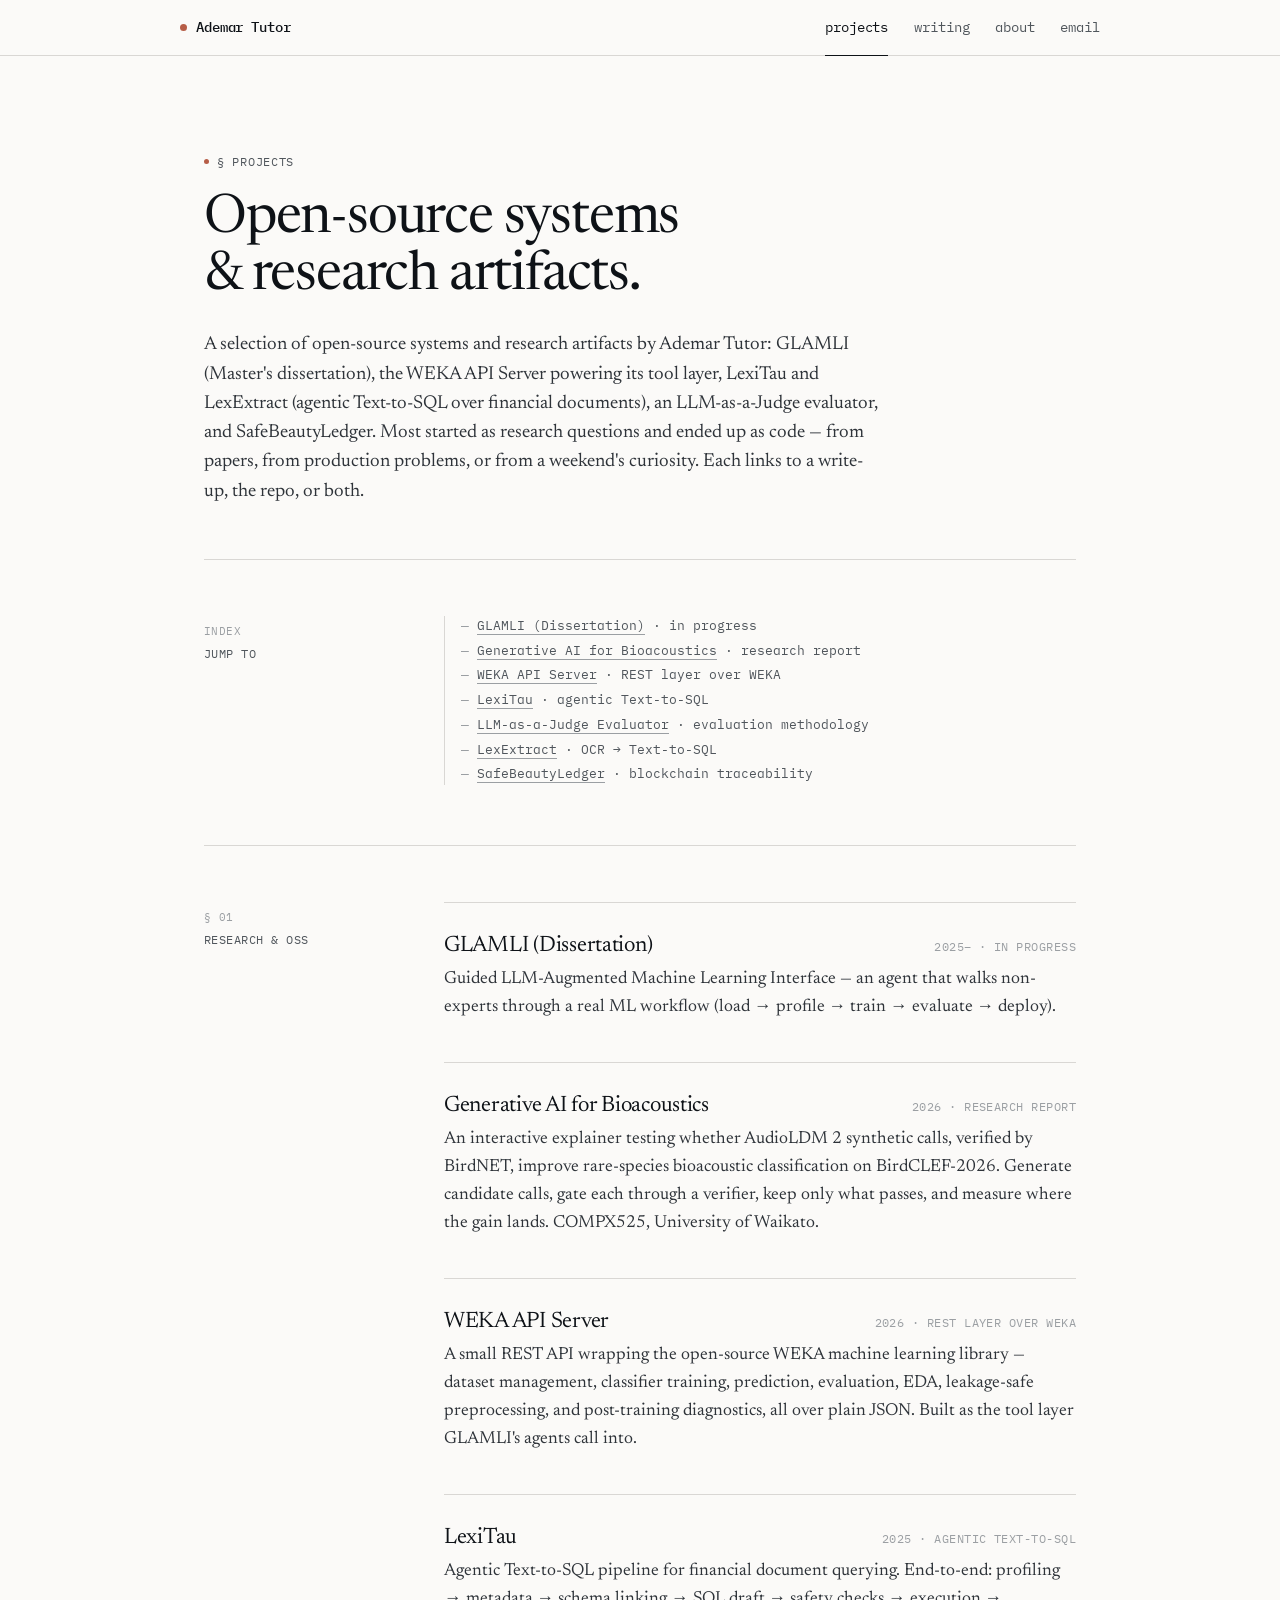
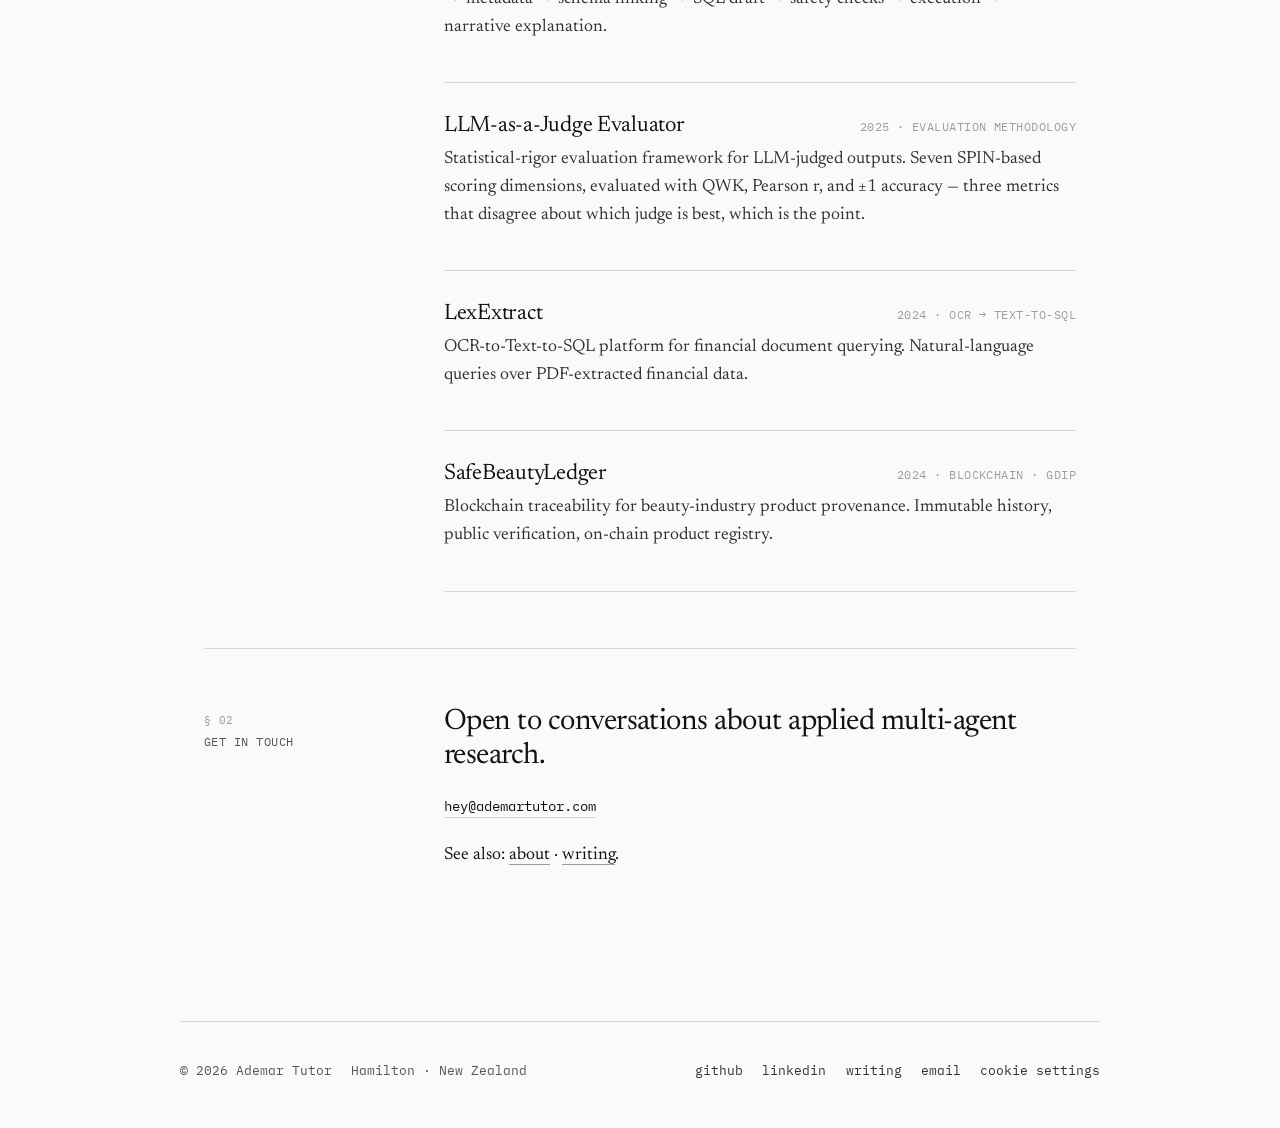
<file: projects.html>
<!doctype html>
<html lang="en" data-projlayout="list">
    <head>
        <meta charset="utf-8" />
        <meta name="viewport" content="width=device-width, initial-scale=1" />
        <title>Projects — Multi-agent systems & AI engineering · Ademar Tutor</title>
        <meta
            name="description"
            content="Selected work by Ademar Tutor: GLAMLI multi-agent AutoML (dissertation), the WEKA API Server powering it, LexiTau and LexExtract agentic Text-to-SQL, and earlier engineering leadership at Bootyard."
        />
        <link rel="canonical" href="https://www.ademartutor.com/projects" />

        <link rel="icon" href="/favicon.ico" sizes="any" />
        <link rel="icon" type="image/svg+xml" href="/icon.svg" />
        <link rel="apple-touch-icon" href="/apple-touch-icon.png" />
        <link rel="manifest" href="/site.webmanifest" />

        <meta property="og:type" content="website" />
        <meta property="og:site_name" content="Ademar Tutor" />
        <meta property="og:title" content="Projects — Multi-agent systems & AI engineering · Ademar Tutor" />
        <meta property="og:description" content="Selected work by Ademar Tutor: GLAMLI multi-agent AutoML (dissertation), the WEKA API Server powering it, LexiTau and LexExtract agentic Text-to-SQL, and earlier engineering leadership at Bootyard." />
        <meta property="og:url" content="https://www.ademartutor.com/projects" />
        <meta property="og:image" content="https://www.ademartutor.com/assets/og-projects.png" />
        <meta property="og:image:width" content="1200" />
        <meta property="og:image:height" content="630" />
        <meta property="og:image:alt" content="Projects by Ademar Tutor — multi-agent systems, AutoML, AI engineering." />
        <meta property="og:locale" content="en_NZ" />

        <meta name="twitter:card" content="summary_large_image" />
        <meta name="twitter:title" content="Projects — Ademar Tutor" />
        <meta name="twitter:description" content="GLAMLI multi-agent AutoML, the WEKA API Server powering it, Adematic client work, and engineering leadership across Bootyard, LeagueSide, HURR, Codetoki." />
        <meta name="twitter:image" content="https://www.ademartutor.com/assets/og-projects.png" />
        <meta name="twitter:image:alt" content="Projects by Ademar Tutor." />

        <script type="application/ld+json">
        {
          "@context": "https://schema.org",
          "@graph": [
            {
              "@type": "CollectionPage",
              "@id": "https://www.ademartutor.com/projects#webpage",
              "url": "https://www.ademartutor.com/projects",
              "name": "Projects — Ademar Tutor",
              "description": "Open-source systems and research artifacts on multi-agent orchestration.",
              "about": { "@id": "https://www.ademartutor.com/#person" },
              "isPartOf": { "@id": "https://www.ademartutor.com/#website" }
            },
            {
              "@type": "BreadcrumbList",
              "itemListElement": [
                { "@type": "ListItem", "position": 1, "name": "Home", "item": "https://www.ademartutor.com/" },
                { "@type": "ListItem", "position": 2, "name": "Projects", "item": "https://www.ademartutor.com/projects" }
              ]
            }
          ]
        }
        </script>
        <link rel="preconnect" href="https://fonts.googleapis.com" />
        <link rel="preconnect" href="https://fonts.gstatic.com" crossorigin />
        <link
            rel="stylesheet"
            href="https://fonts.googleapis.com/css2?family=Newsreader:ital,opsz,wght@0,6..72,400;0,6..72,500;0,6..72,600;1,6..72,400&family=IBM+Plex+Mono:wght@400;500&family=Inter:wght@400;500;600&display=swap"
        />
        <link rel="stylesheet" href="styles.css" />
        <link rel="preconnect" href="https://www.googletagmanager.com" crossorigin />
    </head>
    <body data-screen-label="02 Projects">
        <nav class="nav" aria-label="Primary">
            <div class="shell nav-inner">
                <a class="nav-name" href="/" aria-label="Ademar Tutor — home" data-page="home">
                    <span class="sigil" aria-hidden="true"></span>
                    <span>Ademar Tutor</span>
                </a>
                <div class="nav-links">
                    <a href="/projects" data-page="projects">projects</a>
                    <a href="https://blog.ademartutor.com" target="_blank" rel="noopener">writing</a>
                    <a href="/about" data-page="about">about</a>
                    <a href="mailto:hey@ademartutor.com">email</a>
                </div>
            </div>
        </nav>

        <a class="skip-link" href="#main">Skip to content</a>
        <main class="shell" id="main">
            <header class="page-head">
                <p class="eyebrow">
                    <span class="dot" aria-hidden="true"></span>§ projects
                </p>
                <h1 class="display">
                    Open-source systems &amp; research artifacts.
                </h1>
                <p class="lede">
                    A selection of open-source systems and research artifacts
                    by Ademar Tutor: GLAMLI (Master's dissertation), the WEKA
                    API Server powering its tool layer, LexiTau and
                    LexExtract (agentic Text-to-SQL over financial documents),
                    an LLM-as-a-Judge evaluator, and SafeBeautyLedger. Most
                    started as research questions and ended up as code — from
                    papers, from production problems, or from a weekend's
                    curiosity. Each links to a write-up, the repo, or both.
                </p>
            </header>

            <section class="section" style="border-top: 1px solid var(--rule)">
                <div class="rail">
                    <div class="rail-label">
                        <span class="num">index</span>jump to
                    </div>
                    <div class="rail-body">
                        <ul class="proj-bullets" style="font-size: 13px">
                            <li>
                                <a href="#dissertation"
                                    >GLAMLI (Dissertation)</a
                                >
                                · in progress
                            </li>
                            <li>
                                <a href="#bioacoustics">Generative AI for Bioacoustics</a> ·
                                research report
                            </li>
                            <li>
                                <a href="#weka-api">WEKA API Server</a> · REST
                                layer over WEKA
                            </li>
                            <li>
                                <a href="#lexitau">LexiTau</a> · agentic
                                Text-to-SQL
                            </li>
                            <li>
                                <a href="#judge">LLM-as-a-Judge Evaluator</a> ·
                                evaluation methodology
                            </li>
                            <li>
                                <a href="#lexextract">LexExtract</a> · OCR →
                                Text-to-SQL
                            </li>
                            <li>
                                <a href="#safebeauty">SafeBeautyLedger</a> ·
                                blockchain traceability
                            </li>
                        </ul>
                    </div>
                </div>
            </section>

            <!-- LIST view (default) and CARD view (alt) — both rendered, CSS toggles -->
            <section class="section" id="projects-main">
                <div class="rail">
                    <div class="rail-label">
                        <span class="num">§ 01</span>research &amp; OSS
                    </div>
                    <div class="rail-body" style="max-width: none">
                        <ul class="proj-list">
                            <li class="proj-row" id="dissertation" tabindex="0">
                                <div class="proj-head">
                                    <h3 class="proj-title">
                                        GLAMLI (Dissertation)
                                        <span class="arrow" aria-hidden="true"
                                            >→</span
                                        >
                                    </h3>
                                    <span class="proj-meta"
                                        >2025– · in progress</span
                                    >
                                </div>
                                <p class="proj-summary">
                                    Guided LLM-Augmented Machine Learning Interface — an agent that
                                    walks non-experts through a real ML workflow (load → profile →
                                    train → evaluate → deploy).
                                </p>
                                <div class="proj-detail">
                                    <ul class="proj-bullets">
                                        <li>
                                            Planner-with-revision orchestration
                                            topology
                                        </li>
                                        <li>
                                            Typed tool registry (data
                                            primitives) the agents call into
                                        </li>
                                        <li>
                                            Sandboxed code execution for
                                            generated Python
                                        </li>
                                        <li>
                                            Structured observability traces for
                                            trust calibration and failure
                                            analysis
                                        </li>
                                    </ul>
                                    <div class="proj-links">
                                        <span class="muted"
                                            >repo link when public</span
                                        >
                                    </div>
                                </div>
                            </li>

                            <li class="proj-row" id="bioacoustics" tabindex="0">
                                <div class="proj-head">
                                    <h3 class="proj-title">
                                        Generative AI for Bioacoustics
                                        <span class="arrow" aria-hidden="true"
                                            >→</span
                                        >
                                    </h3>
                                    <span class="proj-meta"
                                        >2026 · research report</span
                                    >
                                </div>
                                <p class="proj-summary">
                                    An interactive explainer testing whether
                                    AudioLDM 2 synthetic calls, verified by
                                    BirdNET, improve rare-species bioacoustic
                                    classification on BirdCLEF-2026. Generate
                                    candidate calls, gate each through a
                                    verifier, keep only what passes, and measure
                                    where the gain lands. COMPX525, University of
                                    Waikato.
                                </p>
                                <div class="proj-detail">
                                    <ul class="proj-bullets">
                                        <li>
                                            Best configuration (fine-tuned model
                                            with synthetic audio) reaches
                                            macro-AUC 0.9549
                                        </li>
                                        <li>
                                            Gain concentrates in the rarest
                                            classes: for classes with ≤5
                                            examples, mean per-class AUC rises
                                            from 0.666 to 0.890
                                        </li>
                                        <li>
                                            BirdNET verification gate is strict —
                                            of 3,484 generated clips, only 800
                                            (23%) passed, with keep-rate
                                            splitting sharply by taxon
                                        </li>
                                        <li>
                                            Methods: AudioLDM 2 · BirdNET ·
                                            EfficientNet-b0 · frozen embeddings +
                                            logistic regression
                                        </li>
                                    </ul>
                                    <div class="proj-links">
                                        <a
                                            href="/research/generative-ai-bioacoustics-rare-species/"
                                            >interactive report</a
                                        >
                                        <a
                                            href="/research/generative-ai-bioacoustics-rare-species/report/main.pdf"
                                            target="_blank"
                                            rel="noopener"
                                            >full paper (31 pp)</a
                                        >
                                        <a
                                            href="https://github.com/iamademar/birdclef-2026-synthetic-audio-augmentation"
                                            target="_blank"
                                            rel="noopener"
                                            >github · iamademar/birdclef-2026-synthetic-audio-augmentation</a
                                        >
                                    </div>
                                </div>
                            </li>

                            <li class="proj-row" id="weka-api" tabindex="0">
                                <div class="proj-head">
                                    <h3 class="proj-title">
                                        WEKA API Server
                                        <span class="arrow" aria-hidden="true"
                                            >→</span
                                        >
                                    </h3>
                                    <span class="proj-meta"
                                        >2026 · rest layer over weka</span
                                    >
                                </div>
                                <p class="proj-summary">
                                    A small REST API wrapping the open-source
                                    WEKA machine learning library — dataset
                                    management, classifier training,
                                    prediction, evaluation, EDA,
                                    leakage-safe preprocessing, and
                                    post-training diagnostics, all over plain
                                    JSON. Built as the tool layer GLAMLI's
                                    agents call into.
                                </p>
                                <div class="proj-detail">
                                    <ul class="proj-bullets">
                                        <li>
                                            Allowlisted classnames
                                            (<code>weka.classifiers.*</code>
                                            / <code>weka.filters.*</code>) and
                                            input validation around the WEKA
                                            classpath
                                        </li>
                                        <li>
                                            Diagnostics endpoints: ROC,
                                            margin, cost curves, calibration
                                            plots, per-instance error
                                            visualisation
                                        </li>
                                        <li>
                                            Filesystem persistence for
                                            datasets and serialized models
                                            via Docker bind mounts
                                        </li>
                                        <li>
                                            Stack: Java 17 · Javalin · WEKA ·
                                            Jackson · Maven · Docker Compose
                                        </li>
                                    </ul>
                                    <div class="proj-links">
                                        <a
                                            href="/projects/weka-api/"
                                            >docs</a
                                        >
                                        <a
                                            href="https://github.com/iamademar/weka-api"
                                            target="_blank"
                                            rel="noopener"
                                            >github · iamademar/weka-api</a
                                        >
                                    </div>
                                </div>
                            </li>

                            <li class="proj-row" id="lexitau" tabindex="0">
                                <div class="proj-head">
                                    <h3 class="proj-title">
                                        LexiTau
                                        <span class="arrow" aria-hidden="true"
                                            >→</span
                                        >
                                    </h3>
                                    <span class="proj-meta"
                                        >2025 · agentic text-to-sql</span
                                    >
                                </div>
                                <p class="proj-summary">
                                    Agentic Text-to-SQL pipeline for financial
                                    document querying. End-to-end: profiling →
                                    metadata → schema linking → SQL draft →
                                    safety checks → execution → narrative
                                    explanation.
                                </p>
                                <div class="proj-detail">
                                    <ul class="proj-bullets">
                                        <li>
                                            RAG-based schema context retrieval
                                            (Jaccard over metadata, cosine on
                                            queries)
                                        </li>
                                        <li>
                                            Multi-tenant isolation: per-tenant
                                            embeddings, scoped auth, row-level
                                            policies
                                        </li>
                                        <li>
                                            OCR ingestion (Azure Form
                                            Recognizer) normalised into
                                            tenant-scoped tables
                                        </li>
                                        <li>
                                            Stack: FastAPI · PostgreSQL+pgvector
                                            · SQLAlchemy · Celery/Redis ·
                                            Next.js · Docker Compose
                                        </li>
                                    </ul>
                                    <p class="proj-summary">
                                        <em
                                            >Multi-tenant RAG with real
                                            isolation is rare in public
                                            artifacts.</em
                                        >
                                    </p>
                                    <div class="proj-links">
                                        <a
                                            href="https://github.com/iamademar/LexiTau"
                                            target="_blank"
                                            rel="noopener"
                                            >github · iamademar/LexiTau</a
                                        >
                                    </div>
                                </div>
                            </li>

                            <li class="proj-row" id="judge" tabindex="0">
                                <div class="proj-head">
                                    <h3 class="proj-title">
                                        LLM-as-a-Judge Evaluator
                                        <span class="arrow" aria-hidden="true"
                                            >→</span
                                        >
                                    </h3>
                                    <span class="proj-meta"
                                        >2025 · evaluation methodology</span
                                    >
                                </div>
                                <p class="proj-summary">
                                    Statistical-rigor evaluation framework for
                                    LLM-judged outputs. Seven SPIN-based scoring
                                    dimensions, evaluated with QWK, Pearson r,
                                    and ±1 accuracy — three metrics that
                                    disagree about which judge is best, which is
                                    the point.
                                </p>
                                <div class="proj-detail">
                                    <ul class="proj-bullets">
                                        <li>
                                            Pydantic schema enforcement;
                                            prompt-level contracts for
                                            deterministic, auditable outputs
                                        </li>
                                        <li>
                                            Tenant-scoped prompt versioning with
                                            audit trails (Postgres + SQLAlchemy)
                                        </li>
                                        <li>
                                            Score-once / evaluate-many workflow
                                            that cuts LLM cost without losing
                                            fidelity
                                        </li>
                                        <li>
                                            Multi-LLM provider integration
                                            (OpenAI · Anthropic · Google)
                                        </li>
                                        <li>
                                            Stack: FastAPI · PostgreSQL ·
                                            SQLAlchemy · LangChain · Docker ·
                                            Azure Container Apps
                                        </li>
                                    </ul>
                                    <div class="proj-links">
                                        <a
                                            href="https://github.com/iamademar/llm-as-a-judge-sales-coach"
                                            target="_blank"
                                            rel="noopener"
                                            >github</a
                                        >
                                        <a
                                            href="https://blog.ademartutor.com"
                                            target="_blank"
                                            rel="noopener"
                                            >write-up: pipeline</a
                                        >
                                        <a
                                            href="https://blog.ademartutor.com"
                                            target="_blank"
                                            rel="noopener"
                                            >evaluation</a
                                        >
                                        <a
                                            href="https://blog.ademartutor.com"
                                            target="_blank"
                                            rel="noopener"
                                            >prompts</a
                                        >
                                        <a
                                            href="https://blog.ademartutor.com"
                                            target="_blank"
                                            rel="noopener"
                                            >deploy</a
                                        >
                                    </div>
                                </div>
                            </li>

                            <li class="proj-row" id="lexextract" tabindex="0">
                                <div class="proj-head">
                                    <h3 class="proj-title">
                                        LexExtract
                                        <span class="arrow" aria-hidden="true"
                                            >→</span
                                        >
                                    </h3>
                                    <span class="proj-meta"
                                        >2024 · ocr → text-to-sql</span
                                    >
                                </div>
                                <p class="proj-summary">
                                    OCR-to-Text-to-SQL platform for financial
                                    document querying. Natural-language queries
                                    over PDF-extracted financial data.
                                </p>
                                <div class="proj-detail">
                                    <ul class="proj-bullets">
                                        <li>
                                            Full pipeline: PaddleOCR → LLM-based
                                            Text-to-SQL with memory-efficient
                                            processing and progressive fallback
                                        </li>
                                        <li>
                                            Explainable query outputs through
                                            structured SQL generation and
                                            validation layers
                                        </li>
                                        <li>
                                            Stack: FastAPI · PostgreSQL ·
                                            PaddleOCR · Mistral 7B · Docker
                                        </li>
                                    </ul>
                                    <div class="proj-links">
                                        <a
                                            href="https://github.com/iamademar/LexExtract"
                                            target="_blank"
                                            rel="noopener"
                                            >github · iamademar/LexExtract</a
                                        >
                                    </div>
                                </div>
                            </li>

                            <li class="proj-row" id="safebeauty" tabindex="0">
                                <div class="proj-head">
                                    <h3 class="proj-title">
                                        SafeBeautyLedger
                                        <span class="arrow" aria-hidden="true"
                                            >→</span
                                        >
                                    </h3>
                                    <span class="proj-meta"
                                        >2024 · blockchain · gdip</span
                                    >
                                </div>
                                <p class="proj-summary">
                                    Blockchain traceability for beauty-industry
                                    product provenance. Immutable history,
                                    public verification, on-chain product
                                    registry.
                                </p>
                                <div class="proj-detail">
                                    <ul class="proj-bullets">
                                        <li>
                                            Solidity smart contracts (Hardhat)
                                            with versioned product records,
                                            event-driven history retrieval
                                        </li>
                                        <li>
                                            On-chain / off-chain data flow
                                            integration
                                        </li>
                                        <li>
                                            Stack: Solidity (Hardhat) · Node.js
                                            + TypeScript · PostgreSQL ·
                                            Ethers.js · Next.js
                                        </li>
                                    </ul>
                                    <p class="proj-summary">
                                        <em
                                            >Outside the multi-agent work, but a
                                            useful counterpoint — different
                                            problem class, same engineering
                                            discipline.</em
                                        >
                                    </p>
                                    <div class="proj-links">
                                        <a
                                            href="https://github.com/iamademar/safebeautyledger"
                                            target="_blank"
                                            rel="noopener"
                                            >github ·
                                            iamademar/safebeautyledger</a
                                        >
                                    </div>
                                </div>
                            </li>
                        </ul>

                        <!-- alternate "cards" layout, hidden by default -->
                        <div class="proj-grid" aria-hidden="true">
                            <a class="proj-card" href="#dissertation">
                                <span class="proj-meta"
                                    >2026– · in progress</span
                                >
                                <h3 class="proj-title">GLAMLI/h3>
                                <p class="proj-summary">
                                    Guided LLM-Augmented Machine Learning Interface — an agent that
                                    walks non-experts through a real ML workflow (load → profile →
                                    train → evaluate → deploy). Planner-with-revision over a typed tool
                                    registry, sandboxed execution, full prompt/tool-call traces
                                </p>
                            </a>
                            <a class="proj-card" href="#bioacoustics">
                                <span class="proj-meta"
                                    >2026 · research report</span
                                >
                                <h3 class="proj-title">
                                    Generative AI for Bioacoustics
                                </h3>
                                <p class="proj-summary">
                                    Do AudioLDM 2 synthetic calls, verified by
                                    BirdNET, improve rare-species classification
                                    on BirdCLEF-2026? Best macro-AUC 0.9549; the
                                    rarest classes climb from 0.666 to 0.890.
                                </p>
                            </a>
                            <a class="proj-card" href="#weka-api">
                                <span class="proj-meta"
                                    >2026 · rest layer over weka</span
                                >
                                <h3 class="proj-title">WEKA API Server</h3>
                                <p class="proj-summary">
                                    REST API wrapping the open-source WEKA ML
                                    library — dataset management, training,
                                    prediction, EDA, leakage-safe
                                    preprocessing, and diagnostics over plain
                                    JSON. The tool layer GLAMLI's agents call
                                    into.
                                </p>
                            </a>
                            <a class="proj-card" href="#lexitau">
                                <span class="proj-meta"
                                    >2025 · agentic text-to-sql</span
                                >
                                <h3 class="proj-title">LexiTau</h3>
                                <p class="proj-summary">
                                    Agentic Text-to-SQL for financial documents.
                                    RAG schema retrieval, multi-tenant
                                    isolation, OCR ingestion.
                                </p>
                            </a>
                            <a class="proj-card" href="#judge">
                                <span class="proj-meta">2025 · evaluation</span>
                                <h3 class="proj-title">
                                    LLM-as-a-Judge Evaluator
                                </h3>
                                <p class="proj-summary">
                                    Statistical-rigor evaluation: QWK, Pearson
                                    r, ±1 accuracy across seven SPIN-based
                                    dimensions.
                                </p>
                            </a>
                            <a class="proj-card" href="#lexextract">
                                <span class="proj-meta">2024 · ocr</span>
                                <h3 class="proj-title">LexExtract</h3>
                                <p class="proj-summary">
                                    PaddleOCR → LLM-based Text-to-SQL with
                                    memory-efficient processing and progressive
                                    fallback.
                                </p>
                            </a>
                            <a class="proj-card" href="#safebeauty">
                                <span class="proj-meta">2024 · blockchain</span>
                                <h3 class="proj-title">SafeBeautyLedger</h3>
                                <p class="proj-summary">
                                    On-chain product registry with versioned
                                    records and event-driven history retrieval.
                                </p>
                            </a>
                        </div>
                    </div>
                </div>
            </section>

            <section class="section">
                <div class="rail">
                    <div class="rail-label">
                        <span class="num">§ 02</span>get in touch
                    </div>
                    <div class="rail-body">
                        <h2 class="section-h">
                            Open to conversations about applied multi-agent
                            research.
                        </h2>
                        <div class="contact" style="margin-top: 1rem">
                            <a href="mailto:hey@ademartutor.com"
                                >hey@ademartutor.com</a
                            >
                        </div>
                        <p style="margin-top: 1.4rem">
                            See also:
                            <a href="/about">about</a> ·
                            <a href="https://blog.ademartutor.com" target="_blank" rel="noopener">writing</a>.
                        </p>
                    </div>
                </div>
            </section>
        </main>

        <footer class="footer shell" role="contentinfo">
            <div class="left">
                <span>© 2026 Ademar Tutor</span>
                <span>Hamilton · New Zealand</span>
            </div>
            <div class="left">
                <a href="https://github.com/iamademar" target="_blank" rel="noopener">github</a>
                <a href="https://nz.linkedin.com/in/ademar-tutor-0a95972a" target="_blank" rel="noopener">linkedin</a>
                <a href="https://blog.ademartutor.com" target="_blank" rel="noopener">writing</a>
                <a href="mailto:hey@ademartutor.com">email</a>
                <a href="#" data-cookie-settings>cookie settings</a>
            </div>
        </footer>

        <script src="chrome.js"></script>
        <script src="analytics.js" defer></script>
    </body>
</html>
</file>
<file: styles.css>
/* ademartutor.com v2 — restrained research-portfolio system
   Type: Newsreader (serif), IBM Plex Mono (mono), Inter (sans-fallback)
   Inspired by shikun.io / Clarity template aesthetic */

:root {
  /* ——— light theme defaults (override-able by Tweaks) ——— */
  --paper: oklch(0.985 0.003 90);
  --paper-2: oklch(0.965 0.004 90);
  --rule: oklch(0.88 0.005 90);
  --ink: oklch(0.18 0.012 250);
  --ink-2: oklch(0.32 0.012 250);
  --muted: oklch(0.45 0.012 250);
  --faint: oklch(0.7 0.008 250);
  --accent: oklch(0.58 0.12 35);
  --accent-soft: oklch(0.92 0.04 35);

  --serif: "Newsreader", "Charter", "Iowan Old Style", Georgia, serif;
  --mono:  "IBM Plex Mono", ui-monospace, "JetBrains Mono", Menlo, monospace;
  --sans:  "Inter", system-ui, -apple-system, "Helvetica Neue", sans-serif;

  --measure: 680px;
  --rail-w: 200px;

  /* density */
  --pad-y: 6rem;
  --gap: 3.5rem;
  --line: 1.6;

  --t-fast: 140ms cubic-bezier(.2,.6,.2,1);
  --t-med:  260ms cubic-bezier(.2,.6,.2,1);
}

/* ——— dark ——— */
:root[data-theme="dark"] {
  --paper: oklch(0.16 0.01 250);
  --paper-2: oklch(0.205 0.012 250);
  --rule: oklch(0.3 0.012 250);
  --ink: oklch(0.96 0.005 90);
  --ink-2: oklch(0.85 0.005 90);
  --muted: oklch(0.65 0.01 250);
  --faint: oklch(0.45 0.012 250);
  --accent-soft: oklch(0.32 0.06 35);
}

/* ——— compact density ——— */
:root[data-density="compact"] {
  --pad-y: 4rem;
  --gap: 2.25rem;
  --line: 1.5;
}

/* ——— body font: serif vs sans ——— */
:root[data-body="sans"] body {
  font-family: var(--sans);
}

* { box-sizing: border-box; }

html { -webkit-text-size-adjust: 100%; }

.skip-link {
  position: absolute;
  left: 0.5rem;
  top: 0.5rem;
  padding: 0.6rem 0.9rem;
  background: var(--ink);
  color: var(--paper);
  border: none;
  border-radius: 4px;
  font-family: var(--sans);
  font-size: 14px;
  font-weight: 500;
  text-decoration: none;
  z-index: 100;
  transform: translateY(-150%);
  transition: transform var(--t-fast);
}
.skip-link:focus {
  transform: translateY(0);
  outline: 2px solid var(--accent);
  outline-offset: 2px;
}

body {
  margin: 0;
  background: var(--paper);
  color: var(--ink);
  font-family: var(--serif);
  font-size: 17.5px;
  line-height: var(--line);
  font-feature-settings: "ss01", "kern", "liga";
  -webkit-font-smoothing: antialiased;
  -moz-osx-font-smoothing: grayscale;
  transition: background var(--t-med), color var(--t-med);
}

::selection { background: var(--accent); color: var(--paper); }

a {
  color: inherit;
  text-decoration: none;
  border-bottom: 1px solid var(--faint);
  transition: color var(--t-fast), border-color var(--t-fast);
}
a:hover { color: var(--accent); border-bottom-color: var(--accent); }

/* ——— layout shell ——— */
.shell {
  max-width: 920px;
  margin: 0 auto;
  padding: 0 1.5rem;
}

/* ——— top nav ——— */
.nav {
  border-bottom: 1px solid var(--rule);
  background: var(--paper);
  position: sticky;
  top: 0;
  z-index: 50;
  backdrop-filter: saturate(140%) blur(8px);
  -webkit-backdrop-filter: saturate(140%) blur(8px);
}
.nav-inner {
  display: flex;
  align-items: baseline;
  justify-content: space-between;
  padding: 1.05rem 0;
  font-family: var(--mono);
  font-size: 13.5px;
  letter-spacing: -0.005em;
}
.nav-name {
  display: inline-flex;
  align-items: baseline;
  gap: 0.55rem;
  font-weight: 500;
  border-bottom: none;
  color: var(--ink);
}
.nav-name .sigil {
  display: inline-block;
  width: 7px;
  height: 7px;
  border-radius: 50%;
  background: var(--accent);
  transform: translateY(-1px);
}
.nav-name:hover { color: var(--ink); }
.nav-links {
  display: flex;
  gap: 1.6rem;
  align-items: baseline;
}
.nav-links a {
  border-bottom: none;
  color: var(--muted);
  position: relative;
}
.nav-links a:hover { color: var(--ink); }
.nav-links a.is-active { color: var(--ink); }
.nav-links a.is-active::after {
  content: "";
  position: absolute;
  left: 0; right: 0; bottom: -1.07rem;
  height: 1px;
  background: var(--ink);
}

/* ——— hero / page header ——— */
.page-head {
  padding-top: var(--pad-y);
  padding-bottom: calc(var(--pad-y) * 0.55);
}
.eyebrow {
  font-family: var(--mono);
  font-size: 12px;
  letter-spacing: 0.06em;
  text-transform: uppercase;
  color: var(--muted);
  margin: 0 0 1.2rem;
}
.eyebrow .dot {
  display: inline-block;
  width: 5px; height: 5px;
  background: var(--accent);
  border-radius: 50%;
  margin-right: 0.5rem;
  transform: translateY(-2px);
}
h1.display, .display {
  font-family: var(--serif);
  font-weight: 400;
  font-size: clamp(2rem, 4.6vw, 3.4rem);
  line-height: 1.05;
  letter-spacing: -0.022em;
  margin: 0 0 1.6rem;
  text-wrap: balance;
}
.lede {
  max-width: var(--measure);
  font-size: clamp(1.05rem, 1.5vw, 1.18rem);
  line-height: 1.55;
  color: var(--ink-2);
  margin: 0;
  text-wrap: pretty;
}
.lede em {
  font-style: italic;
  color: var(--muted);
}

/* ——— sections / rail layout ——— */
.section {
  padding: var(--gap) 0;
  border-top: 1px solid var(--rule);
}
.section:first-of-type { border-top: 1px solid var(--rule); }

.rail {
  display: grid;
  grid-template-columns: var(--rail-w) 1fr;
  gap: 2.5rem;
  align-items: start;
}
@media (max-width: 760px) {
  .rail { grid-template-columns: 1fr; gap: 0.6rem; }
}

.rail-label {
  font-family: var(--mono);
  font-size: 12px;
  letter-spacing: 0.04em;
  text-transform: uppercase;
  color: var(--muted);
  padding-top: 0.45rem;
  position: sticky;
  top: 5rem;
}
@media (max-width: 760px) {
  .rail-label { position: static; padding-top: 0; padding-bottom: 0.4rem; }
}
.rail-label .num {
  display: block;
  color: var(--faint);
  font-size: 11px;
  margin-bottom: 0.2rem;
}

.rail-body { max-width: var(--measure); }
.rail-body p {
  margin: 0 0 1rem;
  text-wrap: pretty;
}
.rail-body p:last-child { margin-bottom: 0; }

.section-h {
  font-family: var(--serif);
  font-weight: 400;
  font-size: clamp(1.4rem, 2.4vw, 1.85rem);
  line-height: 1.15;
  letter-spacing: -0.018em;
  margin: 0 0 1.4rem;
}

/* ——— project list (hoverable rows) ——— */
.proj-list { list-style: none; margin: 0; padding: 0; }
.proj-row {
  display: grid;
  grid-template-columns: 1fr;
  padding: 1.6rem 0;
  border-bottom: 1px solid var(--rule);
  cursor: default;
}
.proj-row:first-child { border-top: 1px solid var(--rule); }

.proj-head {
  display: flex;
  align-items: baseline;
  justify-content: space-between;
  gap: 1.5rem;
}
.proj-title {
  font-family: var(--serif);
  font-weight: 400;
  font-size: 1.4rem;
  letter-spacing: -0.012em;
  margin: 0;
  display: inline-flex;
  align-items: baseline;
  gap: 0.7rem;
  transition: color var(--t-fast);
}
.proj-title .arrow {
  font-family: var(--mono);
  font-size: 0.78em;
  color: var(--faint);
  transform: translateX(-3px);
  opacity: 0;
  transition: transform var(--t-med), opacity var(--t-med), color var(--t-fast);
}
.proj-row:hover .proj-title { color: var(--accent); }
.proj-row:hover .proj-title .arrow {
  opacity: 1;
  transform: translateX(0);
  color: var(--accent);
}
.proj-meta {
  font-family: var(--mono);
  font-size: 11.5px;
  letter-spacing: 0.04em;
  text-transform: uppercase;
  color: var(--faint);
  white-space: nowrap;
  transition: color var(--t-fast);
}
.proj-row:hover .proj-meta { color: var(--muted); }

.proj-summary {
  margin: 0.7rem 0 0;
  color: var(--ink-2);
  max-width: var(--measure);
  text-wrap: pretty;
}

.proj-detail {
  display: grid;
  grid-template-columns: 1fr;
  max-height: 0;
  overflow: hidden;
  opacity: 0;
  transition: max-height var(--t-med), opacity var(--t-med), margin-top var(--t-med);
  margin-top: 0;
}
.proj-row:hover .proj-detail,
.proj-row:focus-within .proj-detail {
  max-height: 600px;
  opacity: 1;
  margin-top: 1rem;
}
.proj-bullets {
  list-style: none;
  margin: 0;
  padding: 0;
  font-family: var(--mono);
  font-size: 13px;
  color: var(--muted);
  line-height: 1.6;
  border-left: 1px solid var(--rule);
  padding-left: 1rem;
}
.proj-bullets li { margin: 0 0 0.25rem; }
.proj-bullets li::before {
  content: "—  ";
  color: var(--faint);
}
.proj-links {
  margin-top: 0.9rem;
  display: flex;
  gap: 1.4rem;
  flex-wrap: wrap;
  font-family: var(--mono);
  font-size: 12.5px;
  color: var(--muted);
}
.proj-links a {
  color: var(--ink-2);
  border-bottom: 1px solid var(--rule);
}
.proj-links a:hover { color: var(--accent); border-bottom-color: var(--accent); }

/* ——— card variant (alternate projects layout) ——— */
.proj-grid {
  display: grid;
  grid-template-columns: repeat(2, minmax(0, 1fr));
  gap: 1px;
  background: var(--rule);
  border: 1px solid var(--rule);
}
@media (max-width: 720px) {
  .proj-grid { grid-template-columns: 1fr; }
}
.proj-card {
  background: var(--paper);
  padding: 1.6rem 1.4rem;
  display: flex;
  flex-direction: column;
  gap: 0.6rem;
  transition: background var(--t-fast);
}
.proj-card:hover { background: var(--paper-2); }
.proj-card .proj-title { font-size: 1.2rem; }
.proj-card .proj-summary { margin-top: 0; font-size: 0.95rem; }

/* hide alternate layouts by default */
[data-projlayout="list"] .proj-grid { display: none; }
[data-projlayout="cards"] .proj-list { display: none; }
[data-projlayout="cards"] .proj-grid { display: grid; }

/* ——— work timeline rows (about) ——— */
.work-row {
  display: grid;
  grid-template-columns: var(--rail-w) 1fr;
  gap: 2.5rem;
  padding: 1.5rem 0;
  border-top: 1px solid var(--rule);
}
.work-row:last-child { border-bottom: 1px solid var(--rule); }
@media (max-width: 760px) {
  .work-row { grid-template-columns: 1fr; gap: 0.4rem; }
}
.work-meta {
  font-family: var(--mono);
  font-size: 12px;
  letter-spacing: 0.04em;
  text-transform: uppercase;
  color: var(--muted);
  padding-top: 0.4rem;
}
.work-meta .role { display: block; color: var(--ink-2); margin-top: 0.2rem; text-transform: none; letter-spacing: 0; }
.work-body h3 {
  font-family: var(--serif);
  font-weight: 400;
  font-size: 1.2rem;
  margin: 0 0 0.6rem;
  letter-spacing: -0.012em;
}
.work-body p { margin: 0 0 0.7rem; max-width: var(--measure); }
.work-body p:last-child { margin-bottom: 0; }

/* ——— gallery (about) ——— */
.gallery {
  display: grid;
  grid-template-columns: repeat(5, 1fr);
  gap: 6px;
  margin: 1.4rem 0 0;
}
@media (max-width: 720px) {
  .gallery { grid-template-columns: repeat(2, 1fr); }
}
.gallery figure {
  margin: 0;
  aspect-ratio: 1 / 1;
  overflow: hidden;
  background: var(--paper-2);
  border: 1px solid var(--rule);
}
.gallery img {
  width: 100%;
  height: 100%;
  object-fit: cover;
  filter: saturate(0.9);
  transition: filter var(--t-med), transform var(--t-med);
}
.gallery figure:hover img { filter: saturate(1); transform: scale(1.03); }

/* ——— inline strong / em ——— */
strong { font-weight: 600; color: var(--ink); }
em { font-style: italic; color: var(--ink-2); }

/* ——— footer ——— */
.footer {
  margin-top: var(--pad-y);
  padding: 2.4rem 0 3rem;
  border-top: 1px solid var(--rule);
  font-family: var(--mono);
  font-size: 12.5px;
  color: var(--muted);
  display: flex;
  justify-content: space-between;
  align-items: baseline;
  gap: 1.5rem;
  flex-wrap: wrap;
}
.footer a { border-bottom: none; color: var(--ink-2); }
.footer a:hover { color: var(--accent); }
.footer .left { display: flex; gap: 1.2rem; flex-wrap: wrap; }

/* ——— small helpers ——— */
.mono { font-family: var(--mono); }
.muted { color: var(--muted); }
.kbd {
  font-family: var(--mono);
  font-size: 11.5px;
  border: 1px solid var(--rule);
  border-radius: 3px;
  padding: 1px 5px;
  color: var(--muted);
}

/* ——— signature ——— */
.sig {
  font-family: "Caveat", cursive;
  font-weight: 500;
  font-size: 28px;
  line-height: 1;
  color: var(--ink);
  opacity: 0.85;
  letter-spacing: 0.01em;
}
:root[data-theme="dark"] .sig { opacity: 0.9; }

/* ——— inline ascii diagram ——— */
.diagram {
  font-family: var(--mono);
  font-size: 12px;
  line-height: 1.5;
  color: var(--muted);
  white-space: pre;
  margin: 1.4rem 0 0;
  padding: 1rem 1.2rem;
  border-left: 2px solid var(--rule);
  background: var(--paper-2);
  overflow-x: auto;
}

/* ——— figure image ——— */
.figure-img {
  display: block;
  width: 100%;
  height: auto;
  margin: 1.4rem 0 0;
  border: 1px solid var(--rule);
  background: var(--paper-2);
}

/* ——— call out ——— */
.callout {
  font-family: var(--serif);
  font-style: italic;
  color: var(--ink-2);
  border-left: 2px solid var(--accent);
  padding: 0.2rem 0 0.2rem 1rem;
  margin: 1.4rem 0;
  max-width: var(--measure);
}

/* hover: hero accent dot pulse */
@keyframes pulse {
  0%, 100% { opacity: 1; }
  50% { opacity: 0.4; }
}
.live-dot {
  display: inline-block;
  width: 6px; height: 6px;
  background: var(--accent);
  border-radius: 50%;
  margin-right: 0.45rem;
  animation: pulse 2.4s ease-in-out infinite;
}

/* contact block */
.contact {
  display: flex;
  align-items: baseline;
  gap: 1rem;
  flex-wrap: wrap;
  font-family: var(--mono);
  font-size: 14px;
  color: var(--muted);
}
.contact a { color: var(--ink); border-bottom: 1px solid var(--rule); }
.contact a:hover { color: var(--accent); border-bottom-color: var(--accent); }
.contact .sep { color: var(--faint); }

/* utility */
.stack > * + * { margin-top: 1rem; }

/* video modal */
.video-modal {
  position: fixed;
  inset: 0;
  z-index: 1000;
  display: flex;
  align-items: center;
  justify-content: center;
  padding: clamp(1rem, 4vw, 3rem);
}
.video-modal[hidden] { display: none; }
.video-modal__backdrop {
  position: absolute;
  inset: 0;
  background: rgba(10, 10, 12, 0.78);
  backdrop-filter: blur(4px);
  -webkit-backdrop-filter: blur(4px);
}
.video-modal__frame {
  position: relative;
  width: min(1100px, 100%);
  aspect-ratio: 16 / 9;
  background: #000;
  border-radius: 10px;
  overflow: hidden;
  box-shadow: 0 30px 80px rgba(0, 0, 0, 0.55);
}
.video-modal__player,
.video-modal__player iframe {
  position: absolute;
  inset: 0;
  width: 100%;
  height: 100%;
  border: 0;
}
.video-modal__close {
  position: absolute;
  top: 8px;
  right: 8px;
  z-index: 2;
  width: 36px;
  height: 36px;
  border-radius: 50%;
  border: 0;
  background: rgba(0, 0, 0, 0.6);
  color: #fff;
  font-size: 22px;
  line-height: 1;
  cursor: pointer;
  display: flex;
  align-items: center;
  justify-content: center;
}
.video-modal__close:hover { background: rgba(0, 0, 0, 0.85); }
body.video-modal-open { overflow: hidden; }

#at-consent {
  position: fixed;
  left: 16px;
  right: 16px;
  bottom: 16px;
  z-index: 9999;
  background: var(--paper);
  color: var(--ink);
  border: 1px solid var(--rule);
  box-shadow: 0 8px 24px rgba(0, 0, 0, 0.08);
  border-radius: 6px;
  max-width: 720px;
  margin: 0 auto;
}
.at-consent__inner {
  display: flex;
  flex-wrap: wrap;
  gap: 0.9rem 1.2rem;
  align-items: center;
  padding: 0.95rem 1.1rem;
}
.at-consent__text {
  margin: 0;
  flex: 1 1 320px;
  font-size: 13.5px;
  line-height: 1.5;
  color: var(--ink-2);
}
.at-consent__text a { color: inherit; }
.at-consent__actions {
  display: flex;
  gap: 0.5rem;
  flex: 0 0 auto;
}
.at-consent__btn {
  font: inherit;
  font-size: 13px;
  padding: 0.5rem 0.95rem;
  border-radius: 4px;
  cursor: pointer;
  border: 1px solid var(--rule);
  background: transparent;
  color: var(--ink);
  transition: background 0.15s ease, color 0.15s ease, border-color 0.15s ease;
}
.at-consent__btn--reject:hover { border-color: var(--ink-2); }
.at-consent__btn--accept {
  background: var(--ink);
  color: var(--paper);
  border-color: var(--ink);
}
.at-consent__btn--accept:hover { background: var(--accent); border-color: var(--accent); }
@media (max-width: 540px) {
  .at-consent__actions { width: 100%; justify-content: flex-end; }
}
</file>
